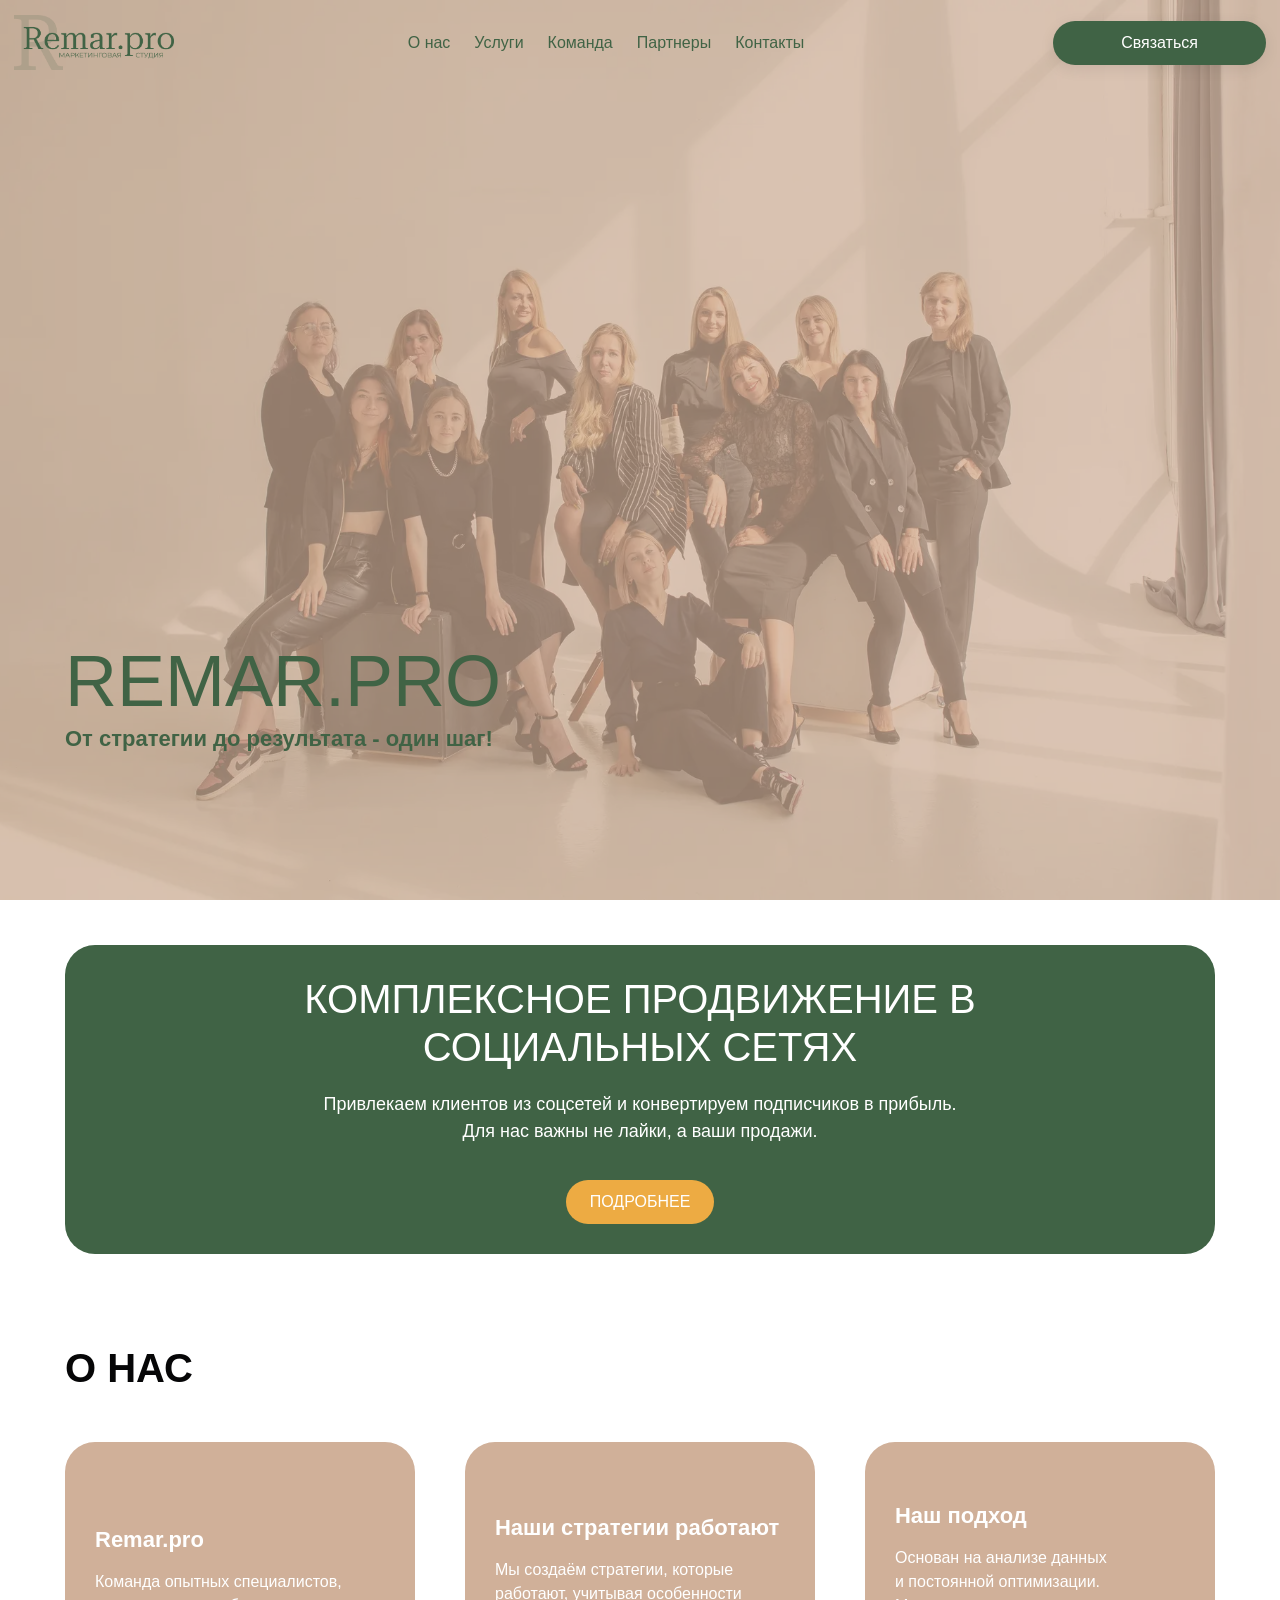
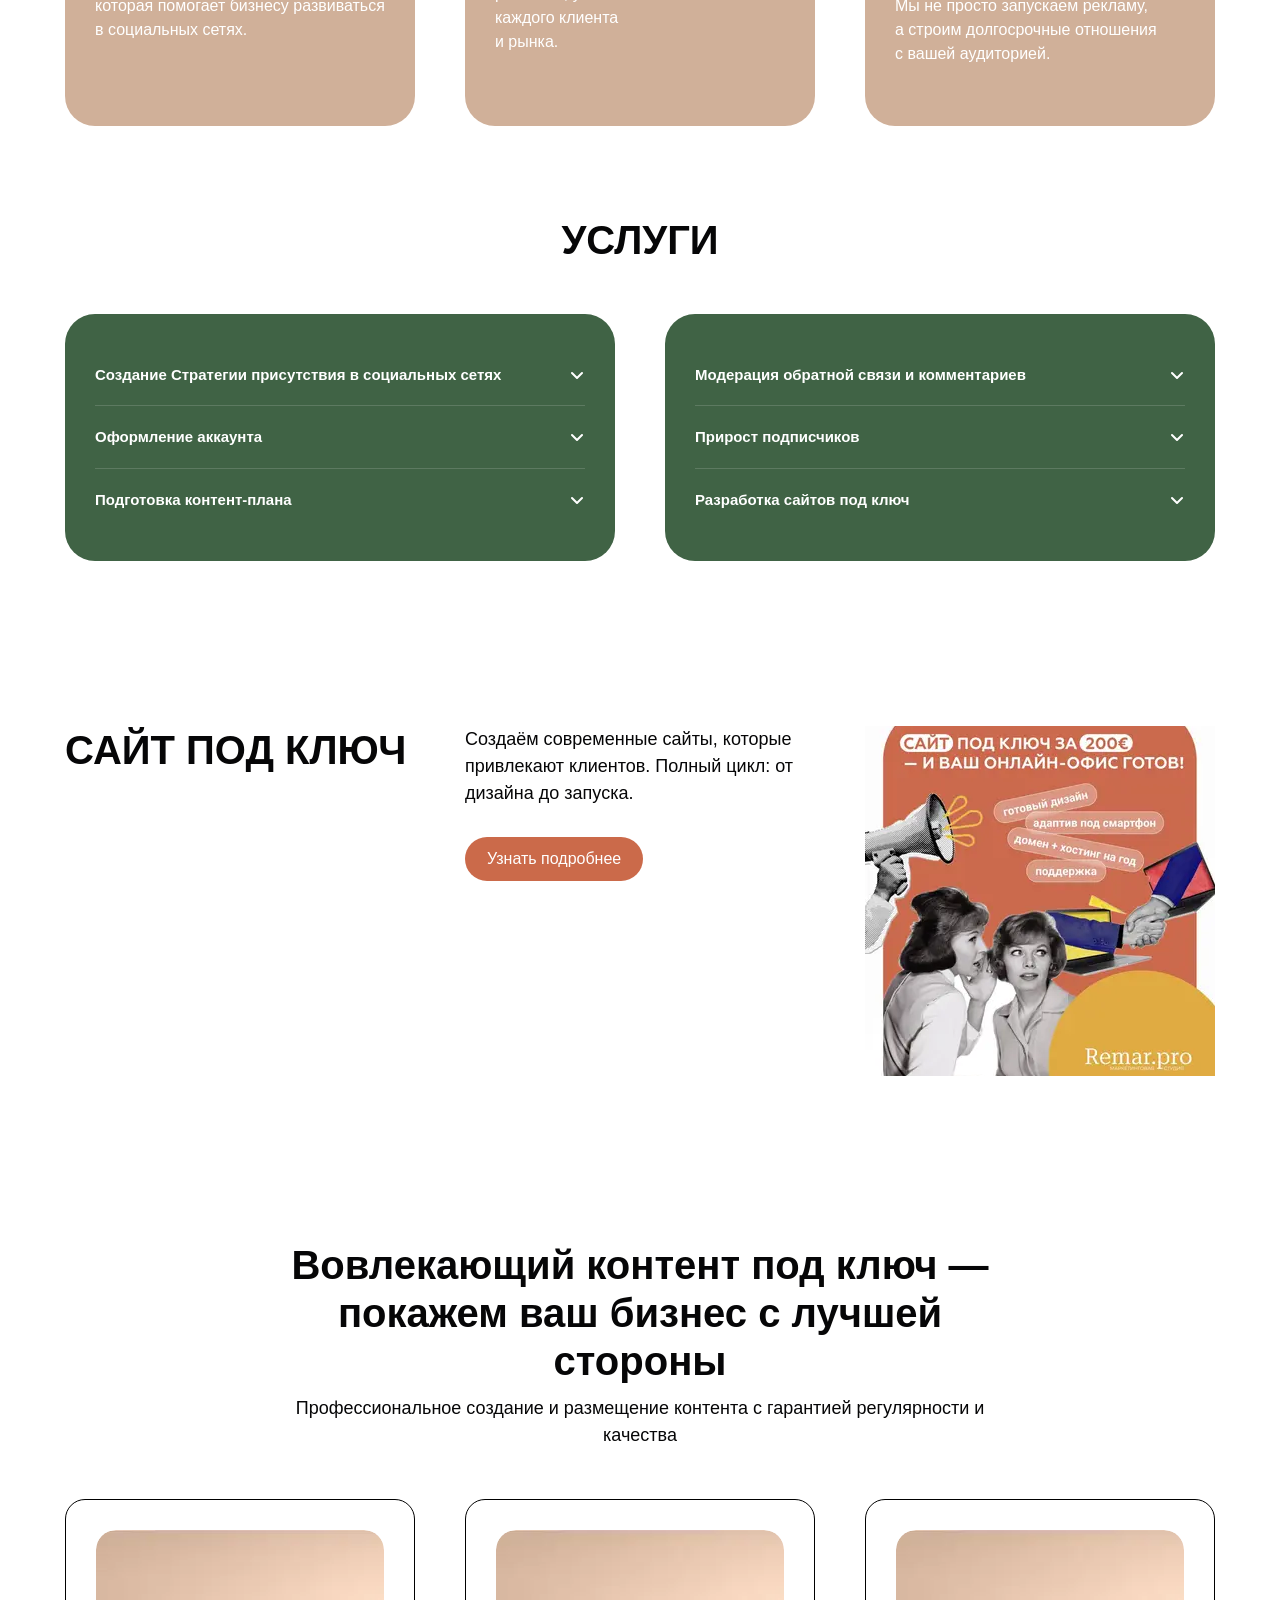
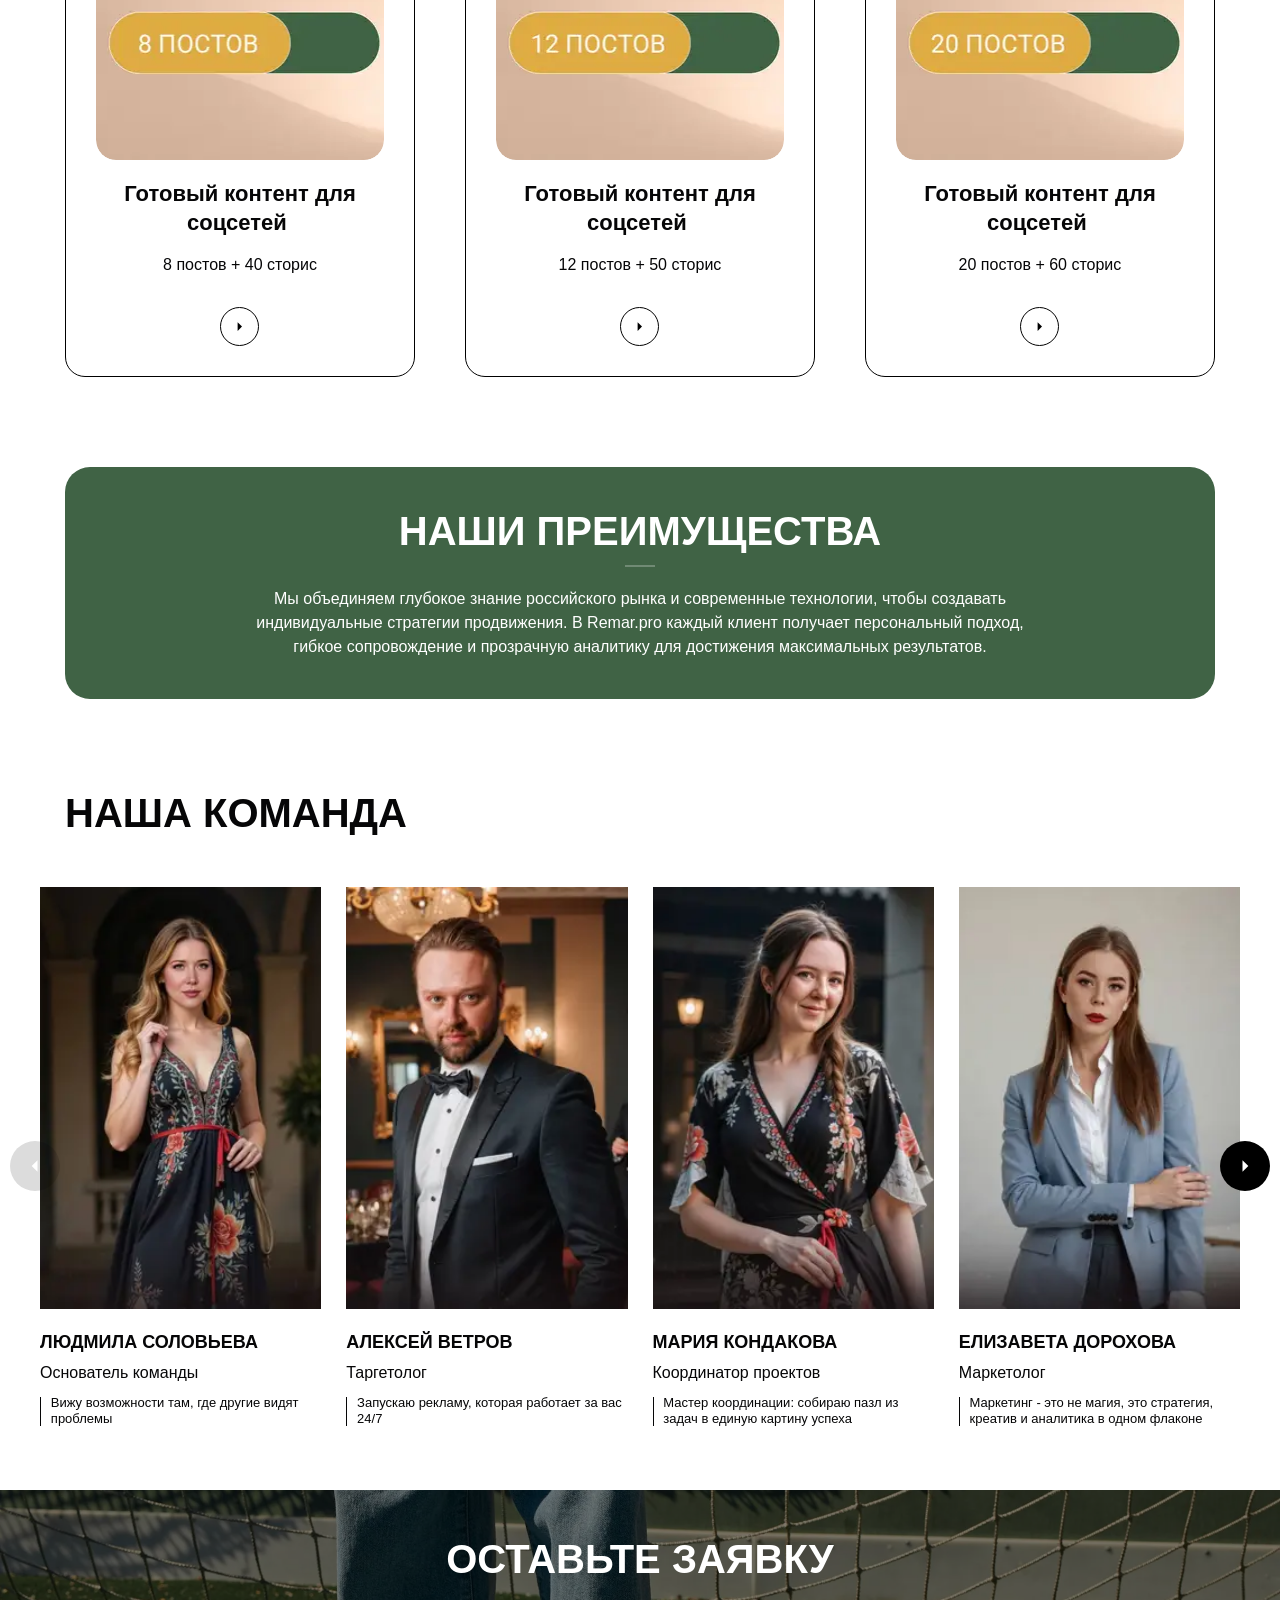
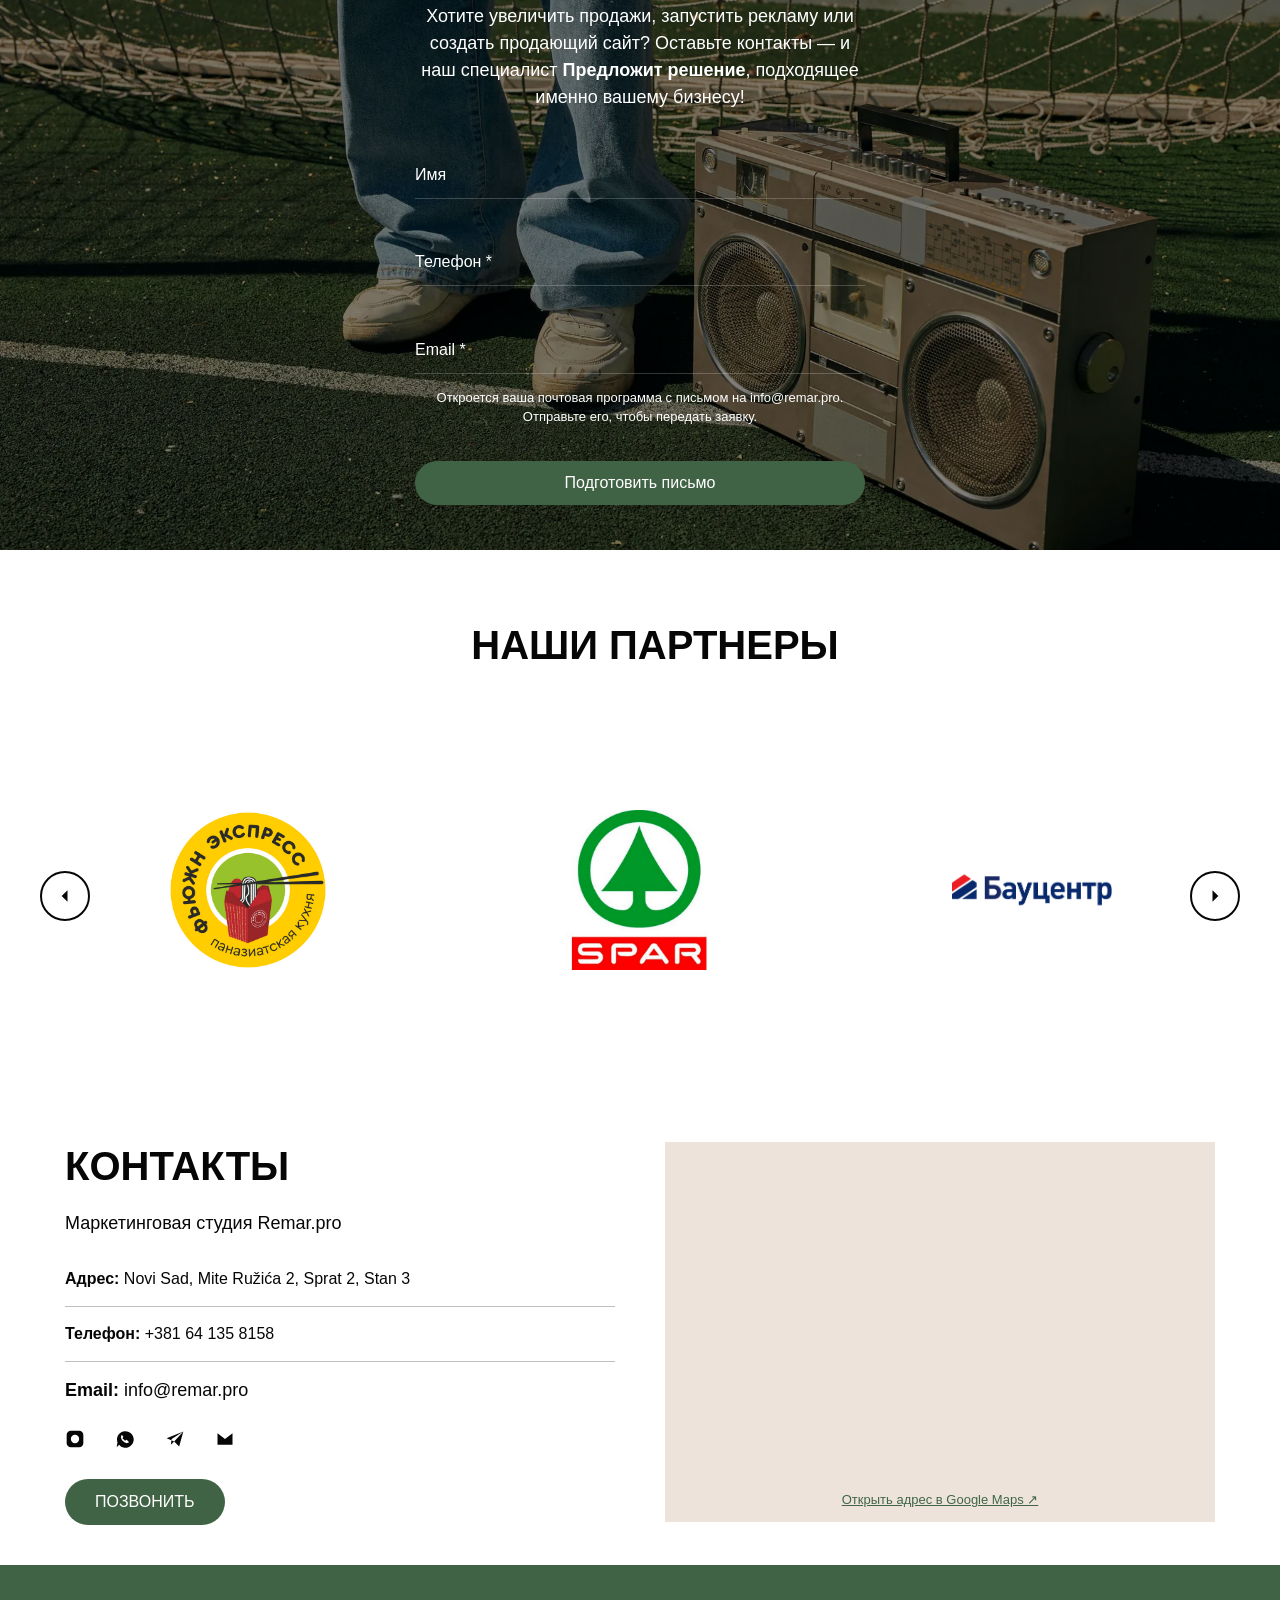
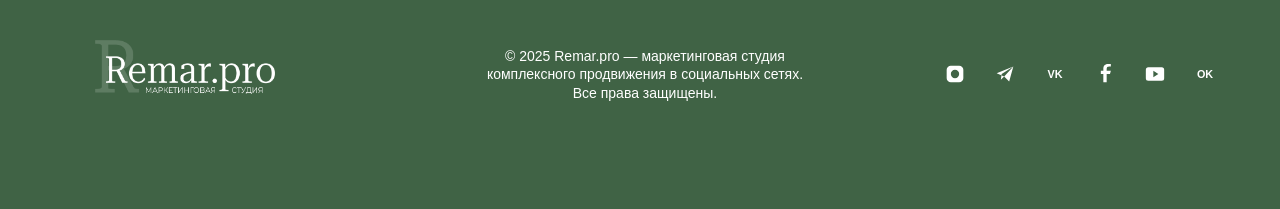
<file: index.html>
<!DOCTYPE html>

<html lang="ru"><head><meta content="text/html; charset=utf-8" http-equiv="Content-Type"/><link href="./assets/3fd748bf83143f91080d.css" rel="stylesheet" type="text/css"/><link href="./assets/a793d14738f8bc7a2573.css" rel="stylesheet" type="text/css"/><link href="./assets/c0e5576c5046818144e2.css" rel="stylesheet" type="text/css"/><link href="./assets/0c778dd3f7b54794f10b.css" rel="stylesheet" type="text/css"/><link href="./assets/6ac66b42ced33df7b34b.css" rel="stylesheet" type="text/css"/><link href="./assets/dd217407464b3089a2c4.css" rel="stylesheet" type="text/css"/><link href="./assets/ac26c5c73b6e17155cb4.css" rel="stylesheet" type="text/css"/><link href="./assets/1cd0cb32d1e86a27cc2d.css" rel="stylesheet" type="text/css"/><link href="./assets/353369aa62c0c3c17abe.css" rel="stylesheet" type="text/css"/><link href="./assets/53f75d865e5a9018f9b9.css" rel="stylesheet" type="text/css"/><link href="./assets/918090974f3c01cc0e4e.css" rel="stylesheet" type="text/css"/><link href="./assets/b13e5a4ab4e6b9c5920a.css" rel="stylesheet" type="text/css"/><link href="./assets/09c7e20eb230861871c0.css" rel="stylesheet" type="text/css"/><link href="./assets/41592c92b9f7e6bddb66.css" rel="stylesheet" type="text/css"/><link href="./assets/d72b05a11b69a80ce32b.css" rel="stylesheet" type="text/css"/><link href="./assets/e353cbfdb200b15ddc52.css" rel="stylesheet" type="text/css"/><link href="./assets/dfd8beb5ab1886fee655.css" rel="stylesheet" type="text/css"/><link href="./assets/6c55aebfc37cd54ac80b.css" rel="stylesheet" type="text/css"/><link href="./assets/18fe0c2d9d20321f04f0.css" rel="stylesheet" type="text/css"/> <title>Продвижение бизнеса / СММ-агентство - Remar.Pro</title><meta content="width=device-width, initial-scale=1, viewport-fit=cover" name="viewport"/><meta content="telephone=no" name="format-detection"/><meta content="web_site" property="og:type"/><meta content="Продвижение бизнеса / СММ-агентство - Remar.Pro" property="og:title"/><meta content="" property="og:description"/><meta content="summary_large_image" name="twitter:card"/><meta content="0" property="og:image:width"/><meta content="0" property="og:image:height"/><link href="./assets/47bb7a3be43033127a68.css" id="_animations_slideup.css" media="all" rel="stylesheet" type="text/css"/><link href="./assets/491847f0d19baff06a2d.css" id="menu.css" media="all" rel="stylesheet" type="text/css"/><link href="./assets/457c92f777be3d56b179.css" id="entities.css" media="all" rel="stylesheet" type="text/css"/><link href="./assets/d99915f40a6328fcd4c7.css" id="page_host_2617221" media="all" rel="stylesheet" type="text/css"/><link href="./assets/1e73467843b3d8cfb14e.css" id="page_nested_2707369" media="all" rel="stylesheet" type="text/css"/><meta content="transparent" name="theme-color"/> <link href="./assets/site.css" rel="stylesheet"/><script defer="" src="./assets/site.js"></script></head> <body class="is-view adaptive-desktop animation--slide_up is-desktop is-pointer is-chrome DOMContentLoaded" data-contrast="dark"> <main class="container-list"> <section class="b_block block-262470613 b_block--global was-view" data-b-id="GLOBAL" data-id="262470613" data-is="block" data-page-id="2617221" data-ref-page="2707369" id="262470613" tabindex="-1"> <header class="b_block block-327722183 was-view" data-b-id="HEADER" data-contrast="dark" data-id="327722183" data-is="block" data-overlayed="true" data-page-id="2707369" id="327722183" tabindex="-1"> <a class="_anchor" id="header" name="header"></a> <div class="header-wrapper layout-type-header" data-mobile-menu="true" data-widget-color="transparent:auto" data-widget-contrast="auto:auto" data-widget-opacity="0:0" style=""> <div class="content-zone elements-list hidden-when-fixed" data-am-direction="column" data-direction="header" data-e-id="zone_header" data-id="274851330" data-is="zone"> <div class="element-item element-item--static element-item--in-header hidden-mobile" data-am-element-justify="center" data-e-id="header_logo" data-element-justify="start" data-id="870869847" data-is="element" data-item-id="2"> <div class="element-content element-870869847 element-content--static"> <div class="component-logo" data-component="logo" style="--logoSize: 210px; --logoSizeAdaptive: 210px; --ratio: 2.893063583815029"> <img alt="Logo" class="component-logo-img" draggable="false" height="346" src="./assets/ff3a0ed813000eb053fb.webp" width="1001"/> <a aria-label="Logo" href="./index.html"></a> </div> </div> </div> <div class="element-item element-item--static element-item--in-header" data-e-id="header_divider" data-id="961381737" data-is="element" data-item-id="3"> </div> <div class="element-item element-item--static fill-space element-item--in-header hidden-mobile" data-am-element-justify="center" data-e-id="header_menu" data-element-justify="center" data-id="751327027" data-is="element" data-item-id="4"> <div class="element-content element-751327027 element-content--static"> <nav class="component-menu style--underline apply-text-style font-family-content" data-component="menu" data-direction="row" data-direction-adaptive="row" data-show_more="true" data-type="click"> <ul class="component-menu-list component-menu-list--root nowrap-list"> <li class="menu-item root-item"> <a class="menu-item-text root-item-text" href="./index.html#109138724"> <span>О нас</span> </a> </li> <li class="menu-item root-item"> <a class="menu-item-text root-item-text" href="./index.html#608740719"> <span>Услуги</span> </a> </li> <li class="menu-item root-item"> <a class="menu-item-text root-item-text" href="./index.html#606143583"> <span>Команда</span> </a> </li> <li class="menu-item root-item"> <a class="menu-item-text root-item-text" href="./index.html#661906722"> <span>Партнеры</span> </a> </li> <li class="menu-item root-item"> <a class="menu-item-text root-item-text" href="./index.html#808192588"> <span>Контакты</span> </a> </li> </ul> </nav> </div> </div> <div class="element-item element-item--static element-item--in-header" data-e-id="header_divider" data-id="722095266" data-is="element" data-item-id="5"> </div> <div class="element-item element-item--static element-item--in-header hidden-mobile" data-am-element-justify="center" data-e-id="header_button" data-element-justify="end" data-id="295170447" data-is="element" data-item-id="6"> <div class="element-content element-295170447 element-content--static"> <button class="component-button scale-only-bg wide bg-element hover-trigger-text hover-trigger-fill_fade hover-trigger js-hover" data-action-target="" data-component="button" type="button"> <a data-action="link" href="https://wa.me/381641358158" tabindex="-1"></a> <span class="bg-shadow"></span> <span class="bg-fill" data-type="color"></span> <span class="bg-fill-hover"></span> <span class="apply-text-style btn-text">   

Связаться

 </span> </button> </div> </div> </div> </div> </header> </section> <section class="b_block block-472611555 cover was-view" data-b-id="BUNDLE" data-contrast="dark" data-id="472611555" data-is="block" data-page-id="2617221" id="472611555" tabindex="-1"> <div aria-hidden="true" class="component-bg image-loaded" data-component="background" data-has-placeholder="true" data-img-animated="false" data-img-ext="jpg" data-img-id="46610127" data-img-proportion="66.66" data-img-transparent="0" data-img-width="5222" data-img-x="50%" data-img-y="50%" data-lazy="true" data-type="image"> <div class="layer image-holder" style='background-position: 50% 50%; background-image: url("./assets/3090152ad671a5b98dc1.webp");'></div> <div class="layer preview-holder" style="background-color: #D0D1C9"></div> <div class="layer overlay"></div> </div> <div class="main-area"> <div class="main-area_spacer main-area_spacer--top"></div> <div class="layout-type-column gap-normal gap-am-normal normal-width am-normal-width grid-zone container lightbox-container zone-984761046" data-e-id="zone_grid" data-id="984761046" data-is="zone"> <div class="flexbe-row align-items-stretch first-row last-row" data-item-id="1"> <div class="flexbe-column gap-item first-column" data-cols="12" data-item-id="1"> <div class="zone-123086600 content-zone content-zone--vertical no-gap" data-e-id="zone" data-id="123086600" data-is="zone" data-multivar=""> <div class="elements-list elements-list--static lightbox-container elements-list--only elements-list--allowFill" data-direction="column" data-element-align="start" data-element-justify="start" data-elements-scope="zone"> <div class="element-item is-first-child element-item--static fill-space" data-e-id="text01" data-element-justify="start" data-id="159799352" data-is="element" style="--zIndex: 1;"> <div class="element-content element-159799352 element-content--static"> <div class="element-text text-style-h1"> <span color-type="color" style="color: #406345;">REMAR.PRO</span> </div> </div> </div> <div class="element-item is-last-child element-item--static" data-e-id="text01" data-element-justify="start" data-id="450842501" data-is="element" style="--zIndex: 0;"> <div class="element-content element-450842501 element-content--static"> <div class="element-text text-style-subtitle"> <span color-type="color" style="color: rgb(64, 99, 69); font-weight: 700;">От стратегии до результата - один шаг!</span> </div> </div> </div> </div> </div> </div> <div class="flexbe-column gap-item last-column" data-cols="12" data-item-id="2"> <div class="zone-108580404 content-zone content-zone--vertical content-zone--empty no-gap" data-e-id="zone" data-id="108580404" data-is="zone" data-multivar=""> <div class="elements-list elements-list--static lightbox-container elements-list--only elements-list--empty elements-list--allowFill" data-direction="column" data-element-align="start" data-element-justify="start" data-elements-scope="zone"> </div> </div> </div> </div> </div> <div class="main-area_spacer main-area_spacer--bottom"></div> </div> </section> <section class="b_block block-426141581 was-view" data-b-id="BUNDLE" data-contrast="dark" data-hidden="mobile" data-id="426141581" data-is="block" data-page-id="2617221" id="426141581" tabindex="-1"> <div aria-hidden="true" class="component-bg" data-component="background" data-has-placeholder="true" data-lazy="true" data-type="color"> <div class="layer overlay"></div> </div> <div class="main-area"> <div class="main-area_spacer main-area_spacer--top"></div> <div class="layout-type-column gap-normal gap-am-normal normal-width am-normal-width grid-zone container lightbox-container zone-874570534" data-e-id="zone_grid" data-id="874570534" data-is="zone"> <div class="zone-175118316 content-zone content-zone--vertical bg-element" data-component="backgroundElement" data-contrast="light" data-e-id="zone" data-hover-contrast="light" data-id="175118316" data-is="zone" data-multivar="" style=""> <span class="bg-fill" data-type="color"></span> <div class="elements-list elements-list--static lightbox-container elements-list--only elements-list--allowFill" data-control-descent="true" data-direction="column" data-element-align="start" data-element-justify="center" data-elements-scope="zone"> <div class="element-item is-first-child element-item--static" data-e-id="text01" data-element-justify="center" data-id="941140858" data-is="element" style="--zIndex: 2;"> <div class="element-content element-941140858 element-content--static"> <div class="element-text text-style-title">  КОМПЛЕКСНОЕ ПРОДВИЖЕНИЕ В СОЦИАЛЬНЫХ СЕТЯХ<br/> </div> </div> </div> <div class="element-item element-item--static" data-e-id="text01" data-element-justify="center" data-id="921494858" data-is="element" style="--zIndex: 1;"> <div class="element-content element-921494858 element-content--static"> <div class="element-text text-style-subtitle">  Привлекаем клиентов из соцсетей и конвертируем подписчиков в прибыль.<br/>Для нас важны не лайки, а ваши продажи.<br/> </div> </div> </div> <div class="element-item is-last-child element-item--static" data-e-id="button01" data-element-justify="center" data-id="575982828" data-is="element" style="--zIndex: 0;"> <div class="element-content button-1 element-575982828 element-content--static"> <button class="component-button scale-only-bg bg-element hover-trigger-scale hover-trigger js-hover" data-action-target="" data-component="button" type="button"> <a data-action="link" href="https://wa.me/381641358158" tabindex="-1"></a> <span class="bg-fill" data-type="color"></span> <span class="apply-text-style btn-text">   ПОДРОБНЕЕ </span> </button> </div> </div> </div> </div> </div> <div class="main-area_spacer main-area_spacer--bottom"></div> </div> </section> <section class="b_block block-441859752" data-b-id="BUNDLE" data-contrast="dark" data-hidden="desktop" data-id="441859752" data-is="block" data-page-id="2617221" id="441859752" tabindex="-1"> <div aria-hidden="true" class="component-bg" data-component="background" data-has-placeholder="true" data-lazy="true" data-type="color"> <div class="layer overlay"></div> </div> <div class="main-area"> <div class="main-area_spacer main-area_spacer--top"></div> <div class="layout-type-column gap-normal gap-am-normal normal-width am-normal-width grid-zone container lightbox-container zone-779301509" data-e-id="zone_grid" data-id="779301509" data-is="zone"> <div class="zone-666331543 content-zone content-zone--vertical bg-element" data-component="backgroundElement" data-contrast="light" data-e-id="zone" data-hover-contrast="light" data-id="666331543" data-is="zone" data-multivar=""> <span class="bg-fill" data-type="color"></span> <div class="elements-list elements-list--static lightbox-container elements-list--only elements-list--allowFill" data-control-descent="true" data-direction="column" data-element-align="start" data-element-justify="center" data-elements-scope="zone"> <div class="element-item is-first-child element-item--static" data-e-id="text01" data-element-justify="center" data-id="423349607" data-is="element" style="--zIndex: 2;"> <div class="element-content element-423349607 element-content--static"> <div class="element-text text-style-title">  КОМПЛЕКСНОЕ ПРОДВИЖЕНИЕ В СОЦИАЛЬНЫХ СЕТЯХ<br/> </div> </div> </div> <div class="element-item element-item--static" data-e-id="text01" data-element-justify="center" data-id="966975790" data-is="element" style="--zIndex: 1;"> <div class="element-content element-966975790 element-content--static"> <div class="element-text text-style-subtitle">  Привлекаем клиентов из соцсетей и конвертируем подписчиков в прибыль.<br/>Для нас важны не лайки, а ваши продажи.<br/> </div> </div> </div> <div class="element-item is-last-child element-item--static" data-e-id="button01" data-element-justify="center" data-id="284451232" data-is="element" style="--zIndex: 0;"> <div class="element-content button-1 element-284451232 element-content--static"> <button class="component-button scale-only-bg bg-element hover-trigger-scale hover-trigger js-hover" data-action-target="" data-component="button" type="button"> <a data-action="link" href="https://wa.me/381641358158" tabindex="-1"></a> <span class="bg-fill" data-type="color"></span> <span class="apply-text-style btn-text">   ПОДРОБНЕЕ </span> </button> </div> </div> </div> </div> </div> <div class="main-area_spacer main-area_spacer--bottom"></div> </div> </section> <section class="b_block block-109138724 was-view" data-b-id="BUNDLE" data-contrast="dark" data-id="109138724" data-is="block" data-page-id="2617221" id="109138724" tabindex="-1"> <div aria-hidden="true" class="component-bg" data-component="background" data-has-placeholder="true" data-lazy="true" data-type="color"> <div class="layer overlay"></div> </div> <div class="main-area"> <div class="main-area_spacer main-area_spacer--top"></div> <div class="layout-type-column gap-normal gap-am-normal normal-width am-normal-width grid-zone container container-section-title layout-type-section-title zone-403336605" data-e-id="zone_grid" data-id="403336605" data-is="zone"> <div class="zone-550352519 content-zone content-zone--vertical no-gap" data-e-id="zone" data-id="550352519" data-is="zone" data-multivar=""> <div class="elements-list elements-list--static lightbox-container elements-list--only elements-list--allowFill" data-direction="column" data-element-align="start" data-element-justify="start" data-elements-scope="zone"> <div class="element-item is-first-child is-last-child element-item--static" data-e-id="text01" data-element-justify="start" data-id="449554722" data-is="element" style="--zIndex: 0;"> <div class="element-content element-449554722 element-content--static"> <div class="element-text text-style-title"> <span style="font-weight: 700;">О НАС</span> </div> </div> </div> </div> </div> </div> <div class="layout-type-cards flexbe-cards-root normal-width am-normal-width align-items-center gap-normal gap-am-normal cards-zone container lightbox-container zone-132574043" data-e-id="zone_cards" data-id="132574043" data-is="zone"> <div class="flexbe-cards-container col-24 col-am-24"> <div class="flexbe-cards cards-3 cards-am-1 align-items-stretch justify-content-start gap-container"> <div class="flexbe-card gap-item first-card zone-410765203 content-zone content-zone--vertical bg-element" data-component="backgroundElement" data-contrast="light" data-e-id="zone" data-hover-contrast="light" data-id="410765203" data-is="zone" data-item-id="1" data-multivar="" style=""> <span class="bg-fill" data-type="color"></span> <div class="elements-list elements-list--static lightbox-container elements-list--only elements-list--allowFill" data-control-descent="true" data-direction="column" data-element-align="center" data-element-justify="start" data-elements-scope="zone"> <div class="element-item is-first-child element-item--static" data-e-id="text01" data-element-justify="start" data-id="424917946" data-is="element" style="--zIndex: 1;"> <div class="element-content element-424917946 element-content--static"> <div class="element-text text-style-h3">  Remar.pro<br/> </div> </div> </div> <div class="element-item is-last-child element-item--static" data-e-id="text01" data-element-justify="start" data-id="287129541" data-is="element" style="--zIndex: 0;"> <div class="element-content element-287129541 element-content--static"> <div class="element-text text-style-content">  Команда опытных специалистов, которая помогает бизнесу развиваться в социальных сетях. <br/> </div> </div> </div> </div> </div> <div class="flexbe-card gap-item zone-332776704 content-zone content-zone--vertical bg-element" data-component="backgroundElement" data-contrast="light" data-e-id="zone" data-hover-contrast="light" data-id="332776704" data-is="zone" data-item-id="2" data-multivar="" style=""> <span class="bg-fill" data-type="color"></span> <div class="elements-list elements-list--static lightbox-container elements-list--only elements-list--allowFill" data-control-descent="true" data-direction="column" data-element-align="center" data-element-justify="start" data-elements-scope="zone"> <div class="element-item is-first-child element-item--static" data-e-id="text01" data-element-justify="start" data-id="240669632" data-is="element" style="--zIndex: 1;"> <div class="element-content element-240669632 element-content--static"> <div class="element-text text-style-h3">  Наши стратегии работают  </div> </div> </div> <div class="element-item is-last-child element-item--static" data-e-id="text01" data-element-justify="start" data-id="678880708" data-is="element" style="--zIndex: 0;"> <div class="element-content element-678880708 element-content--static"> <div class="element-text text-style-content">  Мы создаём стратегии, которые работают, учитывая особенности каждого клиента <br/>и рынка.<br/> </div> </div> </div> </div> </div> <div class="flexbe-card gap-item last-card zone-826545304 content-zone content-zone--vertical bg-element" data-component="backgroundElement" data-contrast="light" data-e-id="zone" data-hover-contrast="light" data-id="826545304" data-is="zone" data-item-id="3" data-multivar="" style=""> <span class="bg-fill" data-type="color"></span> <div class="elements-list elements-list--static lightbox-container elements-list--only elements-list--allowFill" data-control-descent="true" data-direction="column" data-element-align="center" data-element-justify="start" data-elements-scope="zone"> <div class="element-item is-first-child element-item--static" data-e-id="text01" data-element-justify="start" data-id="150160201" data-is="element" style="--zIndex: 1;"> <div class="element-content element-150160201 element-content--static"> <div class="element-text text-style-h3">  Наш подход<br/> </div> </div> </div> <div class="element-item is-last-child element-item--static" data-e-id="text01" data-element-justify="start" data-id="906840088" data-is="element" style="--zIndex: 0;"> <div class="element-content element-906840088 element-content--static"> <div class="element-text text-style-content">  Основан на анализе данных <br/>и постоянной оптимизации.<br/>Мы не просто запускаем рекламу, <br/>а строим долгосрочные отношения <br/>с вашей аудиторией.<br/> </div> </div> </div> </div> </div> </div> </div> </div> <div class="main-area_spacer main-area_spacer--bottom"></div> </div> </section> <section class="b_block block-608740719 was-view" data-b-id="BUNDLE" data-contrast="dark" data-hidden="mobile" data-id="608740719" data-is="block" data-page-id="2617221" id="608740719" tabindex="-1"> <div aria-hidden="true" class="component-bg" data-component="background" data-has-placeholder="true" data-lazy="true" data-type="color"> <div class="layer overlay"></div> </div> <div class="main-area"> <div class="main-area_spacer main-area_spacer--top"></div> <div class="layout-type-column gap-normal gap-am-normal normal-width am-normal-width grid-zone container container-section-title layout-type-section-title zone-812166128" data-e-id="zone_grid" data-id="812166128" data-is="zone"> <div class="zone-167797098 content-zone content-zone--vertical no-gap" data-e-id="zone" data-id="167797098" data-is="zone" data-multivar=""> <div class="elements-list elements-list--static lightbox-container elements-list--only elements-list--allowFill" data-direction="column" data-element-align="start" data-element-justify="center" data-elements-scope="zone"> <div class="element-item is-first-child is-last-child element-item--static" data-e-id="text01" data-element-justify="center" data-id="550873363" data-is="element" style="--zIndex: 0;"> <div class="element-content element-550873363 element-content--static"> <div class="element-text text-style-title"> <span style="font-weight: 700; text-transform: uppercase;">Услуги</span><br/> </div> </div> </div> </div> </div> </div> <div class="layout-type-column gap-normal gap-am-normal normal-width am-normal-width grid-zone container lightbox-container zone-882710523" data-e-id="zone_grid" data-id="882710523" data-is="zone"> <div class="flexbe-row align-items-start first-row last-row" data-item-id="1"> <div class="flexbe-column gap-item first-column" data-cols="12" data-item-id="1"> <div class="zone-290311248 content-zone content-zone--vertical bg-element" data-component="backgroundElement" data-contrast="light" data-e-id="zone" data-hover-contrast="light" data-id="290311248" data-is="zone" data-multivar="" style=""> <span class="bg-fill" data-type="color"></span> <div class="elements-list elements-list--static lightbox-container elements-list--only elements-list--allowFill" data-control-descent="true" data-direction="column" data-element-align="start" data-element-justify="center" data-elements-scope="zone"> <div class="element-item is-first-child is-last-child element-item--static" data-e-id="spoiler01" data-element-justify="center" data-id="409249789" data-is="element" style="--zIndex: 0;"> <div class="element-content spoiler-list element-409249789 element-content--static" data-accordion="0" data-prevent-action="true" data-spoiler="1" data-type="spoiler"> <div class="spoiler-list-item clickable first" data-expanded="false" data-item-id="1" uid="4843"> <div class="spoiler-text has-separator"> <div class="spoiler-text-content" style="margin: 0px;"> <div class="spoiler-text-main"> <div class="spoiler-text-title"> <h4 class="element-text text-style-h4 element-text--title">  Создание Стратегии присутствия в социальных сетях<br/> </h4> <button aria-controls="spoiler-desc-409249789-1" aria-expanded="false" class="spoiler-button-arrow" type="button"> <svg height="12" viewbox="0 0 12 12" width="12"> <path d="M1 4L6 9L11 4" fill="none" stroke="currentColor" stroke-linecap="round" stroke-linejoin="round" stroke-width="2"></path> </svg> </button> </div> <div aria-hidden="true" class="spoiler-text-desc static-service-description" hidden="" id="spoiler-desc-409249789-1" style="transition-duration: 250ms;"> <div class="element-text text-style-content element-text--desc">Рекомендации по визуальному и текстовому контенту, рекомендации по каналам продвижения и выбора приоритетной социальной сети. Предложение Идеи концепции.</div> </div> </div> </div> </div> <span class="separator separator-top"></span> <span class="separator separator-bottom"></span> </div> <div class="spoiler-list-item clickable" data-expanded="false" data-item-id="2" uid="4769"> <div class="spoiler-text has-separator"> <div class="spoiler-text-content" style="margin: 0px;"> <div class="spoiler-text-main"> <div class="spoiler-text-title"> <h4 class="element-text text-style-h4 element-text--title">  Оформление аккаунта<br/> </h4> <button aria-controls="spoiler-desc-409249789-2" aria-expanded="false" class="spoiler-button-arrow" type="button"> <svg height="12" viewbox="0 0 12 12" width="12"> <path d="M1 4L6 9L11 4" fill="none" stroke="currentColor" stroke-linecap="round" stroke-linejoin="round" stroke-width="2"></path> </svg> </button> </div> <div aria-hidden="true" class="spoiler-text-desc static-service-description" hidden="" id="spoiler-desc-409249789-2" style="transition-duration: 250ms;"> <div class="element-text text-style-content element-text--desc">Корректировка контактной информации, обновление хайлайтов, шапок, баннеров, оптимизация информации под поисковые запросы, подбор хештегов.</div> </div> </div> </div> </div> <span class="separator separator-top"></span> <span class="separator separator-bottom"></span> </div> <div class="spoiler-list-item clickable last" data-expanded="false" data-item-id="3" uid="9818"> <div class="spoiler-text has-separator"> <div class="spoiler-text-content" style="margin: 0px;"> <div class="spoiler-text-main"> <div class="spoiler-text-title"> <h4 class="element-text text-style-h4 element-text--title">  Подготовка контент-плана<br/> </h4> <button aria-controls="spoiler-desc-409249789-3" aria-expanded="false" class="spoiler-button-arrow" type="button"> <svg height="12" viewbox="0 0 12 12" width="12"> <path d="M1 4L6 9L11 4" fill="none" stroke="currentColor" stroke-linecap="round" stroke-linejoin="round" stroke-width="2"></path> </svg> </button> </div> <div aria-hidden="true" class="spoiler-text-desc static-service-description" hidden="" id="spoiler-desc-409249789-3" style="transition-duration: 250ms;"> <div class="element-text text-style-content element-text--desc">Создание плана публикации постов (с темами) и историй, согласование ТЗ для съемок.</div> </div> </div> </div> </div> <span class="separator separator-top"></span> <span class="separator separator-bottom"></span> </div> </div> </div> </div> </div> </div> <div class="flexbe-column gap-item last-column" data-cols="12" data-item-id="2"> <div class="zone-865607509 content-zone content-zone--vertical bg-element" data-component="backgroundElement" data-contrast="light" data-e-id="zone" data-hover-contrast="light" data-id="865607509" data-is="zone" data-multivar="" style=""> <span class="bg-fill" data-type="color"></span> <div class="elements-list elements-list--static lightbox-container elements-list--only elements-list--allowFill" data-control-descent="true" data-direction="column" data-element-align="start" data-element-justify="center" data-elements-scope="zone"> <div class="element-item is-first-child is-last-child element-item--static" data-e-id="spoiler01" data-element-justify="center" data-id="814845833" data-is="element" style="--zIndex: 0;"> <div class="element-content spoiler-list element-814845833 element-content--static" data-accordion="0" data-prevent-action="true" data-spoiler="1" data-type="spoiler"> <div class="spoiler-list-item clickable first" data-expanded="false" data-item-id="1" uid="4843"> <div class="spoiler-text has-separator"> <div class="spoiler-text-content" style="margin: 0px;"> <div class="spoiler-text-main"> <div class="spoiler-text-title"> <h4 class="element-text text-style-h4 element-text--title">  Модерация обратной связи и комментариев<br/> </h4> <button aria-controls="spoiler-desc-814845833-1" aria-expanded="false" class="spoiler-button-arrow" type="button"> <svg height="12" viewbox="0 0 12 12" width="12"> <path d="M1 4L6 9L11 4" fill="none" stroke="currentColor" stroke-linecap="round" stroke-linejoin="round" stroke-width="2"></path> </svg> </button> </div> <div aria-hidden="true" class="spoiler-text-desc static-service-description" hidden="" id="spoiler-desc-814845833-1" style="transition-duration: 250ms;"> <div class="element-text text-style-content element-text--desc">Регулярное отслеживание любых комментариев, вопросов и сообщений, поступающих на страницы в социальных сетях, информирование о проблемных ситуациях ответственного менеджера</div> </div> </div> </div> </div> <span class="separator separator-top"></span> <span class="separator separator-bottom"></span> </div> <div class="spoiler-list-item clickable" data-expanded="false" data-item-id="2" uid="4769"> <div class="spoiler-text has-separator"> <div class="spoiler-text-content" style="margin: 0px;"> <div class="spoiler-text-main"> <div class="spoiler-text-title"> <h4 class="element-text text-style-h4 element-text--title">  Прирост подписчиков<br/> </h4> <button aria-controls="spoiler-desc-814845833-2" aria-expanded="false" class="spoiler-button-arrow" type="button"> <svg height="12" viewbox="0 0 12 12" width="12"> <path d="M1 4L6 9L11 4" fill="none" stroke="currentColor" stroke-linecap="round" stroke-linejoin="round" stroke-width="2"></path> </svg> </button> </div> <div aria-hidden="true" class="spoiler-text-desc static-service-description" hidden="" id="spoiler-desc-814845833-2" style="transition-duration: 255ms;"> <div class="element-text text-style-content element-text--desc">Ручное наращивание аудитории, при помощи подписок на Целевую аудиторию и отметок «нравится» под фото - осуществляется более 6600 качаний с Целевой аудиторий, прирост подписчиков составляет от 250 до 400 в месяц.</div> </div> </div> </div> </div> <span class="separator separator-top"></span> <span class="separator separator-bottom"></span> </div> <div class="spoiler-list-item clickable last" data-expanded="false" data-item-id="3" uid="9818"> <div class="spoiler-text has-separator"> <div class="spoiler-text-content" style="margin: 0px;"> <div class="spoiler-text-main"> <div class="spoiler-text-title"> <h4 class="element-text text-style-h4 element-text--title">  Разработка сайтов под ключ<br/> </h4> <button aria-controls="spoiler-desc-814845833-3" aria-expanded="false" class="spoiler-button-arrow" type="button"> <svg height="12" viewbox="0 0 12 12" width="12"> <path d="M1 4L6 9L11 4" fill="none" stroke="currentColor" stroke-linecap="round" stroke-linejoin="round" stroke-width="2"></path> </svg> </button> </div> <div aria-hidden="true" class="spoiler-text-desc static-service-description" hidden="" id="spoiler-desc-814845833-3" style="transition-duration: 250ms;"> <div class="element-text text-style-content element-text--desc">Индивидуальный дизайн – уникальный стиль, адаптивный под все устройства<br/>Разные типы сайтов – от лендингов до интернет-магазинов</div> </div> </div> </div> </div> <span class="separator separator-top"></span> <span class="separator separator-bottom"></span> </div> </div> </div> </div> </div> </div> </div> </div> <div class="main-area_spacer main-area_spacer--bottom"></div> </div> </section> <section class="b_block block-955316229" data-b-id="BUNDLE" data-contrast="dark" data-hidden="desktop" data-id="955316229" data-is="block" data-page-id="2617221" id="955316229" tabindex="-1"> <div aria-hidden="true" class="component-bg" data-component="background" data-has-placeholder="true" data-lazy="true" data-type="color"> <div class="layer overlay"></div> </div> <div class="main-area"> <div class="main-area_spacer main-area_spacer--top"></div> <div class="layout-type-column gap-normal gap-am-normal normal-width am-normal-width grid-zone container container-section-title layout-type-section-title zone-419196576" data-e-id="zone_grid" data-id="419196576" data-is="zone"> <div class="zone-170487879 content-zone content-zone--vertical no-gap" data-e-id="zone" data-id="170487879" data-is="zone" data-multivar=""> <div class="elements-list elements-list--static lightbox-container elements-list--only elements-list--allowFill" data-direction="column" data-element-align="start" data-element-justify="center" data-elements-scope="zone"> <div class="element-item is-first-child is-last-child element-item--static" data-e-id="text01" data-element-justify="center" data-id="921910494" data-is="element" style="--zIndex: 0;"> <div class="element-content element-921910494 element-content--static"> <div class="element-text text-style-title"> <span style="font-weight: 700; text-transform: uppercase;">Услуги</span><br/> </div> </div> </div> </div> </div> </div> <div class="layout-type-column gap-normal gap-am-normal normal-width am-normal-width grid-zone container lightbox-container zone-367508068" data-e-id="zone_grid" data-id="367508068" data-is="zone"> <div class="zone-176919274 content-zone content-zone--vertical bg-element" data-component="backgroundElement" data-contrast="light" data-e-id="zone" data-hover-contrast="light" data-id="176919274" data-is="zone" data-multivar=""> <span class="bg-fill" data-type="color"></span> <div class="elements-list elements-list--static lightbox-container elements-list--only elements-list--allowFill" data-control-descent="true" data-direction="column" data-element-align="start" data-element-justify="center" data-elements-scope="zone"> <div class="element-item is-first-child is-last-child element-item--static" data-e-id="spoiler01" data-element-justify="center" data-id="298813410" data-is="element" style="--zIndex: 0;"> <div class="element-content spoiler-list element-298813410 element-content--static" data-accordion="0" data-prevent-action="true" data-spoiler="1" data-type="spoiler"> <div class="spoiler-list-item clickable first" data-expanded="false" data-item-id="1" uid="4843"> <div class="spoiler-text has-separator"> <div class="spoiler-text-content"> <div class="spoiler-text-main"> <div class="spoiler-text-title"> <h4 class="element-text text-style-h4 element-text--title">  Создание стратегии присутствия в социальных сетях<br/> </h4> <button aria-controls="spoiler-desc-298813410-1" aria-expanded="false" class="spoiler-button-arrow" type="button"> <svg height="12" viewbox="0 0 12 12" width="12"> <path d="M1 4L6 9L11 4" fill="none" stroke="currentColor" stroke-linecap="round" stroke-linejoin="round" stroke-width="2"></path> </svg> </button> </div> <div aria-hidden="true" class="spoiler-text-desc static-service-description" hidden="" id="spoiler-desc-298813410-1"> <div class="element-text text-style-content element-text--desc">Рекомендации по визуальному и текстовому контенту, рекомендации по каналам продвижения и выбора приоритетной социальной сети. Предложение Идеи концепции.</div> </div> </div> </div> </div> <span class="separator separator-top"></span> <span class="separator separator-bottom"></span> </div> <div class="spoiler-list-item clickable" data-expanded="false" data-item-id="2" uid="4769"> <div class="spoiler-text has-separator"> <div class="spoiler-text-content"> <div class="spoiler-text-main"> <div class="spoiler-text-title"> <h4 class="element-text text-style-h4 element-text--title">  Оформление аккаунта<br/> </h4> <button aria-controls="spoiler-desc-298813410-2" aria-expanded="false" class="spoiler-button-arrow" type="button"> <svg height="12" viewbox="0 0 12 12" width="12"> <path d="M1 4L6 9L11 4" fill="none" stroke="currentColor" stroke-linecap="round" stroke-linejoin="round" stroke-width="2"></path> </svg> </button> </div> <div aria-hidden="true" class="spoiler-text-desc static-service-description" hidden="" id="spoiler-desc-298813410-2"> <div class="element-text text-style-content element-text--desc">Корректировка контактной информации, обновление хайлайтов, шапок, баннеров, оптимизация информации под поисковые запросы, подбор хештегов.</div> </div> </div> </div> </div> <span class="separator separator-top"></span> <span class="separator separator-bottom"></span> </div> <div class="spoiler-list-item clickable" data-expanded="false" data-item-id="3" uid="9818"> <div class="spoiler-text has-separator"> <div class="spoiler-text-content"> <div class="spoiler-text-main"> <div class="spoiler-text-title"> <h4 class="element-text text-style-h4 element-text--title">  Подготовка контент-плана<br/> </h4> <button aria-controls="spoiler-desc-298813410-3" aria-expanded="false" class="spoiler-button-arrow" type="button"> <svg height="12" viewbox="0 0 12 12" width="12"> <path d="M1 4L6 9L11 4" fill="none" stroke="currentColor" stroke-linecap="round" stroke-linejoin="round" stroke-width="2"></path> </svg> </button> </div> <div aria-hidden="true" class="spoiler-text-desc static-service-description" hidden="" id="spoiler-desc-298813410-3"> <div class="element-text text-style-content element-text--desc">Создание плана публикации постов (с темами) и историй, согласование ТЗ для съемок.</div> </div> </div> </div> </div> <span class="separator separator-top"></span> <span class="separator separator-bottom"></span> </div> <div class="spoiler-list-item clickable" data-expanded="false" data-item-id="4" uid="3378"> <div class="spoiler-text has-separator"> <div class="spoiler-text-content"> <div class="spoiler-text-main"> <div class="spoiler-text-title"> <h4 class="element-text text-style-h4 element-text--title">  Модерация обратной связи и комментариев<br/> </h4> <button aria-controls="spoiler-desc-298813410-4" aria-expanded="false" class="spoiler-button-arrow" type="button"> <svg height="12" viewbox="0 0 12 12" width="12"> <path d="M1 4L6 9L11 4" fill="none" stroke="currentColor" stroke-linecap="round" stroke-linejoin="round" stroke-width="2"></path> </svg> </button> </div> <div aria-hidden="true" class="spoiler-text-desc static-service-description" hidden="" id="spoiler-desc-298813410-4"> <div class="element-text text-style-content element-text--desc">Регулярное отслеживание любых комментариев, вопросов и сообщений, поступающих на страницы в социальных сетях, информирование о проблемных ситуациях ответственного менеджера</div> </div> </div> </div> </div> <span class="separator separator-top"></span> <span class="separator separator-bottom"></span> </div> <div class="spoiler-list-item clickable" data-expanded="false" data-item-id="5" uid="7767"> <div class="spoiler-text has-separator"> <div class="spoiler-text-content"> <div class="spoiler-text-main"> <div class="spoiler-text-title"> <h4 class="element-text text-style-h4 element-text--title">  Прирост подписчиков<br/> </h4> <button aria-controls="spoiler-desc-298813410-5" aria-expanded="false" class="spoiler-button-arrow" type="button"> <svg height="12" viewbox="0 0 12 12" width="12"> <path d="M1 4L6 9L11 4" fill="none" stroke="currentColor" stroke-linecap="round" stroke-linejoin="round" stroke-width="2"></path> </svg> </button> </div> <div aria-hidden="true" class="spoiler-text-desc static-service-description" hidden="" id="spoiler-desc-298813410-5"> <div class="element-text text-style-content element-text--desc">Ручное наращивание аудитории, при помощи подписок на Целевую аудиторию и отметок «нравится» под фото - осуществляется более 6600 качаний с Целевой аудиторий, прирост подписчиков составляет от 250 до 400 в месяц.</div> </div> </div> </div> </div> <span class="separator separator-top"></span> <span class="separator separator-bottom"></span> </div> <div class="spoiler-list-item clickable last" data-expanded="false" data-item-id="6" uid="3917"> <div class="spoiler-text has-separator"> <div class="spoiler-text-content"> <div class="spoiler-text-main"> <div class="spoiler-text-title"> <h4 class="element-text text-style-h4 element-text--title"> <strong>Разработка сайтов под ключ</strong><br/> </h4> <button aria-controls="spoiler-desc-298813410-6" aria-expanded="false" class="spoiler-button-arrow" type="button"> <svg height="12" viewbox="0 0 12 12" width="12"> <path d="M1 4L6 9L11 4" fill="none" stroke="currentColor" stroke-linecap="round" stroke-linejoin="round" stroke-width="2"></path> </svg> </button> </div> <div aria-hidden="true" class="spoiler-text-desc static-service-description" hidden="" id="spoiler-desc-298813410-6"> <div class="element-text text-style-content element-text--desc">Индивидуальный дизайн – уникальный стиль, адаптивный под все устройства<br/>Разные типы сайтов – от лендингов до интернет-магазинов</div> </div> </div> </div> </div> <span class="separator separator-top"></span> <span class="separator separator-bottom"></span> </div> </div> </div> </div> </div> </div> <div class="main-area_spacer main-area_spacer--bottom"></div> </div> </section> <section class="b_block block-707701253 was-view" data-b-id="BUNDLE" data-contrast="dark" data-id="707701253" data-is="block" data-page-id="2617221" id="707701253" tabindex="-1"> <div aria-hidden="true" class="component-bg" data-component="background" data-has-placeholder="true" data-lazy="true" data-type="color"> <div class="layer overlay"></div> </div> <div class="main-area"> <div class="main-area_spacer main-area_spacer--top"></div> <div class="layout-type-column gap-normal gap-am-normal normal-width am-normal-width grid-zone container lightbox-container zone-626467197" data-e-id="zone_grid" data-id="626467197" data-is="zone"> <div class="flexbe-row align-items-stretch first-row last-row" data-item-id="1"> <div class="flexbe-column gap-item first-column" data-cols="8" data-item-id="1"> <div class="zone-696391023 content-zone content-zone--vertical no-gap" data-e-id="zone" data-id="696391023" data-is="zone" data-multivar=""> <div class="elements-list elements-list--static lightbox-container elements-list--only elements-list--allowFill" data-direction="column" data-element-align="start" data-element-justify="start" data-elements-scope="zone"> <div class="element-item is-first-child is-last-child element-item--static" data-e-id="text01" data-element-justify="start" data-id="499146639" data-is="element" style="--zIndex: 0;"> <div class="element-content element-499146639 element-content--static"> <div class="element-text text-style-title"> <span style="font-weight: 700;">САЙТ ПОД КЛЮЧ</span><br/> </div> </div> </div> </div> </div> </div> <div class="flexbe-column gap-item" data-cols="8" data-item-id="2"> <div class="zone-198967644 content-zone content-zone--vertical no-gap" data-e-id="zone" data-id="198967644" data-is="zone" data-multivar=""> <div class="elements-list elements-list--static lightbox-container elements-list--only elements-list--allowFill" data-direction="column" data-element-align="start" data-element-justify="start" data-elements-scope="zone"> <div class="element-item is-first-child element-item--static" data-e-id="text01" data-element-justify="start" data-id="983359526" data-is="element" style="--zIndex: 1;"> <div class="element-content element-983359526 element-content--static"> <div class="element-text text-style-subtitle">  Создаём современные сайты, которые привлекают клиентов. Полный цикл: от дизайна до запуска. <br/> </div> </div> </div> <div class="element-item is-last-child element-item--static" data-e-id="button01" data-element-justify="start" data-id="406187034" data-is="element" style="--zIndex: 0;"> <div class="element-content button-1 element-406187034 element-content--static"> <button class="component-button scale-only-bg bg-element hover-trigger-text hover-trigger-fill_fade hover-trigger js-hover" data-action-target="" data-component="button" type="button"> <a data-action="link" href="./site/index.html" tabindex="-1"></a> <span class="bg-fill" data-type="color"></span> <span class="bg-fill-hover"></span> <span class="apply-text-style btn-text">   Узнать подробнее </span> </button> </div> </div> </div> </div> </div> <div class="flexbe-column gap-item last-column" data-cols="8" data-item-id="3"> <div class="zone-445698863 content-zone content-zone--vertical no-gap" data-e-id="zone" data-id="445698863" data-is="zone" data-multivar=""> <div class="elements-list elements-list--static lightbox-container elements-list--only elements-list--allowFill" data-direction="column" data-element-align="start" data-element-justify="start" data-elements-scope="zone"> <div class="element-item is-first-child is-last-child element-item--static fill-space" data-e-id="media01" data-element-justify="start" data-id="745844727" data-is="element" style="--zIndex: 0;"> <div class="element-content element-745844727 element-content--static"> <figure class="component-image js-hover" data-component="image" data-img-autoload="" data-img-ext="jpg" data-img-id="46609493" data-img-proportion="125" data-img-scale="cover" data-img-x="50%" data-img-y="50%" style="--imagePositionX: 50%; --imagePositionY: 50%;--imageAverageColor: #FFFFFF;"> <img alt="" class="component-image__image component-image__cover" draggable="false" height="1280" src="./assets/e010943149d0d97177bb.webp" width="1024"/> </figure> </div> </div> </div> </div> </div> </div> </div> <div class="main-area_spacer main-area_spacer--bottom"></div> </div> </section> <section class="b_block block-973302611 was-view" data-b-id="BUNDLE" data-contrast="dark" data-id="973302611" data-is="block" data-page-id="2617221" id="973302611" tabindex="-1"> <div aria-hidden="true" class="component-bg" data-component="background" data-has-placeholder="true" data-lazy="true" data-type="color"> <div class="layer overlay"></div> </div> <div class="main-area"> <div class="main-area_spacer main-area_spacer--top"></div> <div class="layout-type-column gap-normal gap-am-normal normal-width am-normal-width grid-zone container container-section-title layout-type-section-title zone-170306521" data-e-id="zone_grid" data-id="170306521" data-is="zone"> <div class="zone-262916919 content-zone content-zone--vertical no-gap" data-e-id="zone" data-id="262916919" data-is="zone" data-multivar=""> <div class="elements-list elements-list--static lightbox-container elements-list--only elements-list--allowFill" data-direction="column" data-element-align="start" data-element-justify="center" data-elements-scope="zone"> <div class="element-item is-first-child element-item--static" data-e-id="text01" data-element-justify="center" data-id="197786734" data-is="element" style="--zIndex: 1;"> <div class="element-content element-197786734 element-content--static"> <div class="element-text text-style-title"> <strong>Вовлекающий контент под ключ — покажем ваш бизнес с лучшей стороны</strong><br/> </div> </div> </div> <div class="element-item is-last-child element-item--static" data-e-id="text01" data-element-justify="center" data-id="449469086" data-is="element" style="--zIndex: 0;"> <div class="element-content element-449469086 element-content--static"> <div class="element-text text-style-subtitle">  Профессиональное создание и размещение контента с гарантией регулярности и качества  </div> </div> </div> </div> </div> </div> <div class="layout-type-cards flexbe-cards-root normal-width am-normal-width align-items-center gap-normal gap-am-normal cards-zone container lightbox-container zone-131098266" data-e-id="zone_cards" data-id="131098266" data-is="zone"> <div class="flexbe-cards-container col-24 col-am-24"> <div class="flexbe-cards cards-3 cards-am-1 align-items-stretch justify-content-start gap-container"> <div class="flexbe-card gap-item first-card zone-936895985 content-zone content-zone--vertical bg-element" data-component="backgroundElement" data-e-id="zone" data-id="936895985" data-is="zone" data-item-id="1" data-multivar="" style=""> <span class="bg-border"></span> <div class="elements-list elements-list--static lightbox-container elements-list--only elements-list--allowFill" data-control-descent="true" data-direction="column" data-element-align="start" data-element-justify="center" data-elements-scope="zone"> <div class="element-item is-first-child element-item--static" data-e-id="media01" data-element-justify="center" data-id="479012251" data-is="element" style="--zIndex: 3;"> <div class="element-content element-479012251 element-content--static"> <figure class="component-image js-hover" data-action-target="" data-component="image" data-effect="zoom" data-img-autoload="" data-img-ext="png" data-img-id="45836333" data-img-proportion="69.91404011461319" data-img-scale="cover" data-img-x="50%" data-img-y="50%" data-lightbox="/img/45836333_1920_q70.webp" style="--imagePositionX: 50%; --imagePositionY: 50%;--imageAverageColor: #D4B49C;"> <a data-action="popup" tabindex="-1"></a> <img alt="" class="component-image__image component-image__cover" draggable="false" height="488" src="./assets/9a33bf9e7251387a6eff.webp" width="698"/> </figure> </div> </div> <div class="element-item element-item--static" data-e-id="text01" data-element-justify="center" data-id="379005313" data-is="element" style="--zIndex: 2;"> <div class="element-content element-379005313 element-content--static"> <div class="element-text text-style-h3"> <strong>Готовый контент для соцсетей </strong> </div> </div> </div> <div class="element-item element-item--static" data-e-id="text01" data-element-justify="center" data-id="565046513" data-is="element" style="--zIndex: 1;"> <div class="element-content element-565046513 element-content--static"> <div class="element-text text-style-content">  8 постов + 40 сторис<br/> </div> </div> </div> <div class="element-item is-last-child element-item--static fill-space" data-e-id="button01" data-element-justify="center" data-id="430608966" data-is="element" style="--zIndex: 0;"> <div class="element-content button-1 element-430608966 element-content--static"> <button aria-label="Подробнее: Готовый контент для соцсетей — 8 постов + 40 сторис Полный цикл создания и публикации: от разработки" class="component-button scale-only-bg bg-element hover-trigger-text hover-trigger-fill_fade hover-trigger js-hover" data-action-target="" data-component="button" type="button"> <a data-action="modal" data-modal-id="other44374" tabindex="-1"></a> <span class="bg-fill-hover"></span> <span class="bg-border"></span> <div class="component-icon component-ico style--none color--contrast border--small shape--none scale--contain btn-icon icon-left" data-component="icon" style="  --stroke: 1.5; "> <span class="icon-wrap"> <svg class="icon vector-icon" fill="none" stroke="currentColor" stroke-width="2" viewbox="0 0 24 24"><path d="M9 5l7 7-7 7"></path></svg> </span> </div> </button> </div> </div> </div> </div> <div class="flexbe-card gap-item zone-240022378 content-zone content-zone--vertical bg-element" data-component="backgroundElement" data-e-id="zone" data-id="240022378" data-is="zone" data-item-id="2" data-multivar="" style=""> <span class="bg-border"></span> <div class="elements-list elements-list--static lightbox-container elements-list--only elements-list--allowFill" data-control-descent="true" data-direction="column" data-element-align="start" data-element-justify="center" data-elements-scope="zone"> <div class="element-item is-first-child element-item--static" data-e-id="media01" data-element-justify="center" data-id="486092863" data-is="element" style="--zIndex: 3;"> <div class="element-content element-486092863 element-content--static"> <figure class="component-image js-hover" data-action-target="" data-component="image" data-effect="zoom" data-img-autoload="" data-img-ext="png" data-img-id="45836349" data-img-proportion="69.91404011461319" data-img-scale="cover" data-img-x="50%" data-img-y="50%" data-lightbox="/img/45836349_1920_q70.webp" style="--imagePositionX: 50%; --imagePositionY: 50%;--imageAverageColor: #D4B49C;"> <a data-action="popup" tabindex="-1"></a> <img alt="" class="component-image__image component-image__cover" draggable="false" height="488" src="./assets/bb21cfea31f8e6bc2aab.webp" width="698"/> </figure> </div> </div> <div class="element-item element-item--static" data-e-id="text01" data-element-justify="center" data-id="364610274" data-is="element" style="--zIndex: 2;"> <div class="element-content element-364610274 element-content--static"> <div class="element-text text-style-h3"> <strong>Готовый контент для соцсетей </strong> </div> </div> </div> <div class="element-item element-item--static" data-e-id="text01" data-element-justify="center" data-id="871955986" data-is="element" style="--zIndex: 1;"> <div class="element-content element-871955986 element-content--static"> <div class="element-text text-style-content">  12 постов + 50 сторис<br/> </div> </div> </div> <div class="element-item is-last-child element-item--static fill-space" data-e-id="button01" data-element-justify="center" data-id="302985759" data-is="element" style="--zIndex: 0;"> <div class="element-content button-1 element-302985759 element-content--static"> <button aria-label="Подробнее: Готовый контент для соцсетей — 12 постов + 50 сторис Полное сопровождение: от идеи до публикации. Ва" class="component-button scale-only-bg bg-element hover-trigger-text hover-trigger-fill_fade hover-trigger js-hover" data-action-target="" data-component="button" type="button"> <a data-action="modal" data-modal-id="other55520" tabindex="-1"></a> <span class="bg-fill-hover"></span> <span class="bg-border"></span> <div class="component-icon component-ico style--none color--contrast border--small shape--none scale--contain btn-icon icon-left" data-component="icon" style="  --stroke: 1.5; "> <span class="icon-wrap"> <svg class="icon vector-icon" fill="none" stroke="currentColor" stroke-width="2" viewbox="0 0 24 24"><path d="M9 5l7 7-7 7"></path></svg> </span> </div> </button> </div> </div> </div> </div> <div class="flexbe-card gap-item last-card zone-640822378 content-zone content-zone--vertical bg-element" data-component="backgroundElement" data-e-id="zone" data-id="640822378" data-is="zone" data-item-id="3" data-multivar="" style=""> <span class="bg-border"></span> <div class="elements-list elements-list--static lightbox-container elements-list--only elements-list--allowFill" data-control-descent="true" data-direction="column" data-element-align="start" data-element-justify="center" data-elements-scope="zone"> <div class="element-item is-first-child element-item--static" data-e-id="media01" data-element-justify="center" data-id="881149706" data-is="element" style="--zIndex: 3;"> <div class="element-content element-881149706 element-content--static"> <figure class="component-image js-hover" data-action-target="" data-component="image" data-effect="zoom" data-img-autoload="" data-img-ext="png" data-img-id="45836359" data-img-proportion="69.91404011461319" data-img-scale="cover" data-img-x="50%" data-img-y="50%" data-lightbox="/img/45836359_1920_q70.webp" style="--imagePositionX: 50%; --imagePositionY: 50%;--imageAverageColor: #D4B49C;"> <a data-action="popup" tabindex="-1"></a> <img alt="" class="component-image__image component-image__cover" draggable="false" height="488" src="./assets/08e86be2b070745b0182.webp" width="698"/> </figure> </div> </div> <div class="element-item element-item--static" data-e-id="text01" data-element-justify="center" data-id="735462017" data-is="element" style="--zIndex: 2;"> <div class="element-content element-735462017 element-content--static"> <div class="element-text text-style-h3"> <strong>Готовый контент для соцсетей </strong> </div> </div> </div> <div class="element-item element-item--static" data-e-id="text01" data-element-justify="center" data-id="599356043" data-is="element" style="--zIndex: 1;"> <div class="element-content element-599356043 element-content--static"> <div class="element-text text-style-content">  20 постов + 60 сторис<br/> </div> </div> </div> <div class="element-item is-last-child element-item--static fill-space" data-e-id="button01" data-element-justify="center" data-id="346856193" data-is="element" style="--zIndex: 0;"> <div class="element-content button-1 element-346856193 element-content--static"> <button aria-label="Подробнее: Готовый контент для соцсетей — 20 постов + 60 сторис Полный цикл создания и управления контентом для" class="component-button scale-only-bg bg-element hover-trigger-text hover-trigger-fill_fade hover-trigger js-hover" data-action-target="" data-component="button" type="button"> <a data-action="modal" data-modal-id="other14289" tabindex="-1"></a> <span class="bg-fill-hover"></span> <span class="bg-border"></span> <div class="component-icon component-ico style--none color--contrast border--small shape--none scale--contain btn-icon icon-left" data-component="icon" style="  --stroke: 1.5; "> <span class="icon-wrap"> <svg class="icon vector-icon" fill="none" stroke="currentColor" stroke-width="2" viewbox="0 0 24 24"><path d="M9 5l7 7-7 7"></path></svg> </span> </div> </button> </div> </div> </div> </div> </div> </div> </div> <div class="main-area_spacer main-area_spacer--bottom"></div> </div> </section> <section class="b_block block-208587079 was-view" data-b-id="BUNDLE" data-contrast="dark" data-id="208587079" data-is="block" data-page-id="2617221" id="208587079" tabindex="-1"> <a class="_anchor" id="why-choose-us" name="why-choose-us"></a> <div aria-hidden="true" class="component-bg" data-component="background" data-has-placeholder="true" data-lazy="true" data-type="color"> <div class="layer overlay"></div> </div> <div class="main-area"> <div class="main-area_spacer main-area_spacer--top"></div> <div class="layout-type-column gap-normal gap-am-normal normal-width am-normal-width grid-zone container lightbox-container zone-370762581" data-e-id="zone_grid" data-id="370762581" data-is="zone"> <div class="zone-186431927 content-zone content-zone--vertical bg-element" data-component="backgroundElement" data-contrast="light" data-e-id="zone" data-hover-contrast="light" data-id="186431927" data-is="zone" data-multivar="" style=""> <span class="bg-fill" data-type="color"></span> <div class="elements-list elements-list--static lightbox-container elements-list--only elements-list--allowFill" data-control-descent="true" data-direction="column" data-element-align="start" data-element-justify="center" data-elements-scope="zone"> <div class="element-item is-first-child element-item--static" data-e-id="text01" data-element-justify="center" data-id="416404953" data-is="element" style="--zIndex: 2;"> <div class="element-content element-416404953 element-content--static"> <div class="element-text text-style-title"> <span style="font-weight: 700;"><span style="text-transform: uppercase;">Наши преимущества</span></span> </div> </div> </div> <div class="element-item element-item--static" data-e-id="hr01" data-element-justify="center" data-id="418087357" data-is="element" style="--zIndex: 1;"> <div class="element-content element-418087357 element-content--static"> <hr/> </div> </div> <div class="element-item is-last-child element-item--static" data-e-id="text01" data-element-justify="center" data-id="167890646" data-is="element" style="--zIndex: 0;"> <div class="element-content element-167890646 element-content--static"> <div class="element-text text-style-content">  Мы объединяем глубокое знание российского рынка и современные технологии, чтобы создавать индивидуальные стратегии продвижения. В Remar.pro каждый клиент получает персональный подход, гибкое сопровождение и прозрачную аналитику для достижения максимальных результатов.  </div> </div> </div> </div> </div> </div> <div class="main-area_spacer main-area_spacer--bottom"></div> </div> </section> <section class="b_block block-606143583 was-view" data-b-id="BUNDLE" data-contrast="dark" data-id="606143583" data-is="block" data-page-id="2617221" id="606143583" tabindex="-1"> <div aria-hidden="true" class="component-bg" data-component="background" data-has-placeholder="true" data-lazy="true" data-type="color"> <div class="layer overlay"></div> </div> <div class="main-area"> <div class="main-area_spacer main-area_spacer--top"></div> <div class="layout-type-column gap-normal gap-am-normal normal-width am-normal-width grid-zone container container-section-title layout-type-section-title zone-267915399" data-e-id="zone_grid" data-id="267915399" data-is="zone"> <div class="zone-434562929 content-zone content-zone--vertical no-gap" data-e-id="zone" data-id="434562929" data-is="zone" data-multivar=""> <div class="elements-list elements-list--static lightbox-container elements-list--only elements-list--allowFill" data-direction="column" data-element-align="start" data-element-justify="start" data-elements-scope="zone"> <div class="element-item is-first-child is-last-child element-item--static" data-e-id="text01" data-element-justify="start" data-id="196039954" data-is="element" style="--zIndex: 0;"> <div class="element-content element-196039954 element-content--static"> <div class="element-text text-style-title"> <span style="text-transform: uppercase; font-weight: 700;">Наша команда</span> </div> </div> </div> </div> </div> </div> <div class="layout-type-cards flexbe-cards-root slider-has-buttons normal-width am-normal-width align-items-center gap-normal gap-am-small cards-zone container lightbox-container zone-961797242 slider-enabled slider-inited" data-e-id="zone_cards" data-id="961797242" data-is="zone"> <div class="flexbe-cards-container mode-slider col-24 col-am-24" data-component="cards" data-mode="slider"> <div class="flexbe-cards-wrapper show-overflow show-overflow--opacity"> <div class="swiper gap-container flexbe-cards-slider flexbe-cards-slider--desktop flexbe-cards-slider--mobile swiper-initialized swiper-horizontal swiper-pointer-events swiper-autoheight swiper-watch-progress swiper-effect-slide swiper-inited swiper-active" data-autoplay="" data-cards="4" data-cards-mobile="2" data-count="17" data-effect="slide" data-effect-mobile="slide" data-loop="0" data-overflow="0" data-slider-responsive-mode="all"> <div class="flexbe-cards swiper-wrapper cards-4 cards-am-2 align-items-start justify-content-start slider-wrapper static-carousel" style=""> <div class="flexbe-card gap-item swiper-slide first-card zone-701208565 content-zone content-zone--vertical no-gap swiper-slide-visible" data-e-id="zone" data-id="701208565" data-is="zone" data-item-id="1" data-multivar="" style=""> <div class="elements-list elements-list--static lightbox-container elements-list--only elements-list--allowFill" data-direction="column" data-element-align="start" data-element-justify="start" data-elements-scope="zone"> <div class="element-item is-first-child element-item--static" data-e-id="media01" data-element-justify="start" data-id="489365605" data-is="element" style="--zIndex: 3;"> <div class="element-content element-489365605 element-content--static"> <figure class="component-image js-hover" data-component="image" data-img-autoload="" data-img-ext="png" data-img-id="46103415" data-img-proportion="130.92592592592592" data-img-scale="cover" data-img-x="50%" data-img-y="50%" style="--imagePositionX: 50%; --imagePositionY: 50%;--imageAverageColor: #1A1511;"> <img alt="Портрет человека" class="component-image__image component-image__cover" draggable="false" height="1414" src="./assets/e974b44cda645274f862.webp" width="1080"/> </figure> </div> </div> <div class="element-item element-item--static" data-e-id="text01" data-element-justify="start" data-id="133976010" data-is="element" style="--zIndex: 2;"> <div class="element-content element-133976010 element-content--static"> <div class="element-text text-style-subtitle"> <span style="font-weight: 700;">ЛЮДМИЛА СОЛОВЬЕВА</span> </div> </div> </div> <div class="element-item element-item--static" data-e-id="text01" data-element-justify="start" data-id="327586274" data-is="element" style="--zIndex: 1;"> <div class="element-content element-327586274 element-content--static"> <div class="element-text text-style-content">  Основатель команды <br/> </div> </div> </div> <div class="element-item is-last-child element-item--static" data-e-id="text01" data-element-justify="start" data-id="596124089" data-is="element" style="--zIndex: 0;"> <div class="element-content element-596124089 element-content--static"> <h3 class="element-text text-style-h3" data-quote-style="1"> <span style="font-weight: 400;">Вижу возможности там, где другие видят проблемы</span><br/> </h3> </div> </div> </div> </div> <div class="flexbe-card gap-item swiper-slide zone-132488700 content-zone content-zone--vertical no-gap swiper-slide-visible" data-e-id="zone" data-id="132488700" data-is="zone" data-item-id="2" data-multivar="" style=""> <div class="elements-list elements-list--static lightbox-container elements-list--only elements-list--allowFill" data-direction="column" data-element-align="start" data-element-justify="start" data-elements-scope="zone"> <div class="element-item is-first-child element-item--static" data-e-id="media01" data-element-justify="start" data-id="871731814" data-is="element" style="--zIndex: 3;"> <div class="element-content element-871731814 element-content--static"> <figure class="component-image js-hover" data-component="image" data-img-autoload="" data-img-ext="png" data-img-id="46103431" data-img-proportion="131.20370370370372" data-img-scale="cover" data-img-x="50%" data-img-y="50%" style="--imagePositionX: 50%; --imagePositionY: 50%;--imageAverageColor: #231F1E;"> <img alt="Портрет человека" class="component-image__image component-image__cover" draggable="false" height="1417" src="./assets/b3cca2cee929be2b5114.webp" width="1080"/> </figure> </div> </div> <div class="element-item element-item--static" data-e-id="text01" data-element-justify="start" data-id="931188841" data-is="element" style="--zIndex: 2;"> <div class="element-content element-931188841 element-content--static"> <div class="element-text text-style-subtitle"> <span style="font-weight: 700;">АЛЕКСЕЙ ВЕТРОВ</span> </div> </div> </div> <div class="element-item element-item--static" data-e-id="text01" data-element-justify="start" data-id="472863142" data-is="element" style="--zIndex: 1;"> <div class="element-content element-472863142 element-content--static"> <div class="element-text text-style-content">  Таргетолог<br/> </div> </div> </div> <div class="element-item is-last-child element-item--static" data-e-id="text01" data-element-justify="start" data-id="120199447" data-is="element" style="--zIndex: 0;"> <div class="element-content element-120199447 element-content--static"> <h3 class="element-text text-style-h3" data-quote-style="1"> <span style="font-weight: 400;">Запускаю рекламу, которая работает за вас 24/7</span><br/> </h3> </div> </div> </div> </div> <div class="flexbe-card gap-item swiper-slide zone-345619356 content-zone content-zone--vertical no-gap swiper-slide-visible" data-e-id="zone" data-id="345619356" data-is="zone" data-item-id="3" data-multivar="" style=""> <div class="elements-list elements-list--static lightbox-container elements-list--only elements-list--allowFill" data-direction="column" data-element-align="start" data-element-justify="start" data-elements-scope="zone"> <div class="element-item is-first-child element-item--static" data-e-id="media01" data-element-justify="start" data-id="780681809" data-is="element" style="--zIndex: 3;"> <div class="element-content element-780681809 element-content--static"> <figure class="component-image js-hover" data-component="image" data-img-autoload="" data-img-ext="png" data-img-id="46103527" data-img-proportion="131.57407407407408" data-img-scale="cover" data-img-x="50%" data-img-y="50%" style="--imagePositionX: 50%; --imagePositionY: 50%;--imageAverageColor: #2E2927;"> <img alt="Портрет человека" class="component-image__image component-image__cover" draggable="false" height="1421" src="./assets/7d2aef2ce8acb7045275.webp" width="1080"/> </figure> </div> </div> <div class="element-item element-item--static" data-e-id="text01" data-element-justify="start" data-id="485303093" data-is="element" style="--zIndex: 2;"> <div class="element-content element-485303093 element-content--static"> <div class="element-text text-style-subtitle"> <span style="text-transform: uppercase; font-weight: 700;">Мария Кондакова</span> </div> </div> </div> <div class="element-item element-item--static" data-e-id="text01" data-element-justify="start" data-id="589200319" data-is="element" style="--zIndex: 1;"> <div class="element-content element-589200319 element-content--static"> <div class="element-text text-style-content">  Координатор проектов<br/> </div> </div> </div> <div class="element-item is-last-child element-item--static" data-e-id="text01" data-element-justify="start" data-id="225196745" data-is="element" style="--zIndex: 0;"> <div class="element-content element-225196745 element-content--static"> <h3 class="element-text text-style-h3" data-quote-style="1"> <span style="font-weight: 400;">Мастер координации: собираю пазл из задач в единую картину успеха</span><br/> </h3> </div> </div> </div> </div> <div class="flexbe-card gap-item swiper-slide zone-637167872 content-zone content-zone--vertical no-gap swiper-slide-visible" data-e-id="zone" data-id="637167872" data-is="zone" data-item-id="4" data-multivar="" style=""> <div class="elements-list elements-list--static lightbox-container elements-list--only elements-list--allowFill" data-direction="column" data-element-align="start" data-element-justify="start" data-elements-scope="zone"> <div class="element-item is-first-child element-item--static" data-e-id="media01" data-element-justify="start" data-id="859071149" data-is="element" style="--zIndex: 3;"> <div class="element-content element-859071149 element-content--static"> <figure class="component-image js-hover" data-component="image" data-img-autoload="" data-img-ext="png" data-img-id="46103931" data-img-proportion="130.74074074074073" data-img-scale="cover" data-img-x="50%" data-img-y="50%" style="--imagePositionX: 50%; --imagePositionY: 50%;--imageAverageColor: #8D8A88;"> <img alt="Портрет человека" class="component-image__image component-image__cover" draggable="false" height="1412" src="./assets/053e0538c9efaf38cefd.webp" width="1080"/> </figure> </div> </div> <div class="element-item element-item--static" data-e-id="text01" data-element-justify="start" data-id="455713110" data-is="element" style="--zIndex: 2;"> <div class="element-content element-455713110 element-content--static"> <div class="element-text text-style-subtitle"> <span style="text-transform: uppercase; font-weight: 700;">ЕЛИЗАВЕТА ДОРОХОВА</span> </div> </div> </div> <div class="element-item element-item--static" data-e-id="text01" data-element-justify="start" data-id="280333236" data-is="element" style="--zIndex: 1;"> <div class="element-content element-280333236 element-content--static"> <div class="element-text text-style-content">  Маркетолог<br/> </div> </div> </div> <div class="element-item is-last-child element-item--static" data-e-id="text01" data-element-justify="start" data-id="840434541" data-is="element" style="--zIndex: 0;"> <div class="element-content element-840434541 element-content--static"> <h3 class="element-text text-style-h3" data-quote-style="1"> <span style="font-weight: 400;">Маркетинг - это не магия, это стратегия, креатив и аналитика в одном флаконе</span><br/> </h3> </div> </div> </div> </div> <div class="flexbe-card gap-item swiper-slide zone-285635459 content-zone content-zone--vertical no-gap" data-e-id="zone" data-id="285635459" data-is="zone" data-item-id="5" data-multivar="" style=""> <div class="elements-list elements-list--static lightbox-container elements-list--only elements-list--allowFill" data-direction="column" data-element-align="start" data-element-justify="start" data-elements-scope="zone"> <div class="element-item is-first-child element-item--static" data-e-id="media01" data-element-justify="start" data-id="364303100" data-is="element" style="--zIndex: 3;"> <div class="element-content element-364303100 element-content--static"> <figure class="component-image js-hover" data-component="image" data-img-autoload="" data-img-ext="png" data-img-id="46103935" data-img-proportion="130.74074074074073" data-img-scale="cover" data-img-x="50%" data-img-y="50%" style="--imagePositionX: 50%; --imagePositionY: 50%;--imageAverageColor: #75786C;"> <img alt="Портрет человека" class="component-image__image component-image__cover" draggable="false" height="1412" src="./assets/25fea85b7a0659445090.webp" width="1080"/> </figure> </div> </div> <div class="element-item element-item--static" data-e-id="text01" data-element-justify="start" data-id="860548635" data-is="element" style="--zIndex: 2;"> <div class="element-content element-860548635 element-content--static"> <div class="element-text text-style-subtitle"> <span style="font-weight: 700;">ДАРЬЯ САПРЫКИНА</span> </div> </div> </div> <div class="element-item element-item--static" data-e-id="text01" data-element-justify="start" data-id="572151197" data-is="element" style="--zIndex: 1;"> <div class="element-content element-572151197 element-content--static"> <div class="element-text text-style-content">  Проджект - менеджер<br/> </div> </div> </div> <div class="element-item is-last-child element-item--static" data-e-id="text01" data-element-justify="start" data-id="867453656" data-is="element" style="--zIndex: 0;"> <div class="element-content element-867453656 element-content--static"> <h3 class="element-text text-style-h3" data-quote-style="1"> <span style="font-weight: 400;">Знаю, как сделать процесс работы приятным и результативным</span><br/> </h3> </div> </div> </div> </div> <div class="flexbe-card gap-item swiper-slide zone-174017032 content-zone content-zone--vertical no-gap" data-e-id="zone" data-id="174017032" data-is="zone" data-item-id="6" data-multivar="" style=""> <div class="elements-list elements-list--static lightbox-container elements-list--only elements-list--allowFill" data-direction="column" data-element-align="start" data-element-justify="start" data-elements-scope="zone"> <div class="element-item is-first-child element-item--static" data-e-id="media01" data-element-justify="start" data-id="694436039" data-is="element" style="--zIndex: 3;"> <div class="element-content element-694436039 element-content--static"> <figure class="component-image js-hover" data-component="image" data-img-autoload="" data-img-ext="png" data-img-id="46103947" data-img-proportion="131.4814814814815" data-img-scale="cover" data-img-x="50%" data-img-y="50%" style="--imagePositionX: 50%; --imagePositionY: 50%;--imageAverageColor: #2F2817;"> <img alt="Портрет человека" class="component-image__image component-image__cover" draggable="false" height="1420" src="./assets/f659efbc00ea18cc7c74.webp" width="1080"/> </figure> </div> </div> <div class="element-item element-item--static" data-e-id="text01" data-element-justify="start" data-id="578165020" data-is="element" style="--zIndex: 2;"> <div class="element-content element-578165020 element-content--static"> <div class="element-text text-style-subtitle"> <span style="font-weight: 700;">СНЕЖАННА РАХИЛА</span> </div> </div> </div> <div class="element-item element-item--static" data-e-id="text01" data-element-justify="start" data-id="835041526" data-is="element" style="--zIndex: 1;"> <div class="element-content element-835041526 element-content--static"> <div class="element-text text-style-content">  Проджект - менеджер<br/> </div> </div> </div> <div class="element-item is-last-child element-item--static" data-e-id="text01" data-element-justify="start" data-id="710660878" data-is="element" style="--zIndex: 0;"> <div class="element-content element-710660878 element-content--static"> <h3 class="element-text text-style-h3" data-quote-style="1"> <span style="font-weight: 400;">Соединяю идеи, людей и ресурсы в одно целое</span><br/> </h3> </div> </div> </div> </div> <div class="flexbe-card gap-item swiper-slide zone-264160615 content-zone content-zone--vertical no-gap" data-e-id="zone" data-id="264160615" data-is="zone" data-item-id="7" data-multivar="" style=""> <div class="elements-list elements-list--static lightbox-container elements-list--only elements-list--allowFill" data-direction="column" data-element-align="start" data-element-justify="start" data-elements-scope="zone"> <div class="element-item is-first-child element-item--static" data-e-id="media01" data-element-justify="start" data-id="691155653" data-is="element" style="--zIndex: 3;"> <div class="element-content element-691155653 element-content--static"> <figure class="component-image js-hover" data-component="image" data-img-autoload="" data-img-ext="png" data-img-id="46103967" data-img-proportion="130.46296296296296" data-img-scale="cover" data-img-x="50%" data-img-y="50%" style="--imagePositionX: 50%; --imagePositionY: 50%;--imageAverageColor: #28201F;"> <img alt="Портрет человека" class="component-image__image component-image__cover" draggable="false" height="1409" src="./assets/91576c7d8b74b14ad580.webp" width="1080"/> </figure> </div> </div> <div class="element-item element-item--static" data-e-id="text01" data-element-justify="start" data-id="291458008" data-is="element" style="--zIndex: 2;"> <div class="element-content element-291458008 element-content--static"> <div class="element-text text-style-subtitle"> <span style="font-weight: 700;">АННА ЛУКЬЯНЕНКО</span> </div> </div> </div> <div class="element-item element-item--static" data-e-id="text01" data-element-justify="start" data-id="685630654" data-is="element" style="--zIndex: 1;"> <div class="element-content element-685630654 element-content--static"> <div class="element-text text-style-content">  Проджект - менеджер<br/> </div> </div> </div> <div class="element-item is-last-child element-item--static" data-e-id="text01" data-element-justify="start" data-id="796188471" data-is="element" style="--zIndex: 0;"> <div class="element-content element-796188471 element-content--static"> <h3 class="element-text text-style-h3" data-quote-style="1"> <span style="font-weight: 400;">Каждый проект - новая глава, которую мы пишем вместе с командой</span><br/> </h3> </div> </div> </div> </div> <div class="flexbe-card gap-item swiper-slide zone-653573344 content-zone content-zone--vertical no-gap" data-e-id="zone" data-id="653573344" data-is="zone" data-item-id="8" data-multivar="" style=""> <div class="elements-list elements-list--static lightbox-container elements-list--only elements-list--allowFill" data-direction="column" data-element-align="start" data-element-justify="start" data-elements-scope="zone"> <div class="element-item is-first-child element-item--static" data-e-id="media01" data-element-justify="start" data-id="380274349" data-is="element" style="--zIndex: 3;"> <div class="element-content element-380274349 element-content--static"> <figure class="component-image js-hover" data-component="image" data-img-autoload="" data-img-ext="png" data-img-id="46103971" data-img-proportion="132.22222222222223" data-img-scale="cover" data-img-x="50%" data-img-y="50%" style="--imagePositionX: 50%; --imagePositionY: 50%;--imageAverageColor: #29281E;"> <img alt="Портрет человека" class="component-image__image component-image__cover" draggable="false" height="1428" src="./assets/7ba257b1c886251a7e24.webp" width="1080"/> </figure> </div> </div> <div class="element-item element-item--static" data-e-id="text01" data-element-justify="start" data-id="310566686" data-is="element" style="--zIndex: 2;"> <div class="element-content element-310566686 element-content--static"> <div class="element-text text-style-subtitle"> <span style="font-weight: 700;">НАТАЛИЯ КОПЦЕВА</span> </div> </div> </div> <div class="element-item element-item--static" data-e-id="text01" data-element-justify="start" data-id="811433804" data-is="element" style="--zIndex: 1;"> <div class="element-content element-811433804 element-content--static"> <div class="element-text text-style-content">  Проджект - менеджер<br/> </div> </div> </div> <div class="element-item is-last-child element-item--static" data-e-id="text01" data-element-justify="start" data-id="366236776" data-is="element" style="--zIndex: 0;"> <div class="element-content element-366236776 element-content--static"> <h3 class="element-text text-style-h3" data-quote-style="1"> <span style="font-weight: 400;">Координация, тайминг, команда <br/>- всё в одних руках</span><br/> </h3> </div> </div> </div> </div> <div class="flexbe-card gap-item swiper-slide zone-110027385 content-zone content-zone--vertical no-gap" data-e-id="zone" data-id="110027385" data-is="zone" data-item-id="9" data-multivar="" style=""> <div class="elements-list elements-list--static lightbox-container elements-list--only elements-list--allowFill" data-direction="column" data-element-align="start" data-element-justify="start" data-elements-scope="zone"> <div class="element-item is-first-child element-item--static" data-e-id="media01" data-element-justify="start" data-id="345950937" data-is="element" style="--zIndex: 3;"> <div class="element-content element-345950937 element-content--static"> <figure class="component-image js-hover" data-component="image" data-img-autoload="" data-img-ext="png" data-img-id="46104233" data-img-proportion="130.74074074074073" data-img-scale="cover" data-img-x="50%" data-img-y="50%" style="--imagePositionX: 50%; --imagePositionY: 50%;--imageAverageColor: #2A211D;"> <img alt="Портрет человека" class="component-image__image component-image__cover" draggable="false" height="1412" src="./assets/4ddd048b54f61837ea6d.webp" width="1080"/> </figure> </div> </div> <div class="element-item element-item--static" data-e-id="text01" data-element-justify="start" data-id="581273237" data-is="element" style="--zIndex: 2;"> <div class="element-content element-581273237 element-content--static"> <div class="element-text text-style-subtitle"> <span style="font-weight: 700;">ГАЯНЭ</span> </div> </div> </div> <div class="element-item element-item--static" data-e-id="text01" data-element-justify="start" data-id="435164571" data-is="element" style="--zIndex: 1;"> <div class="element-content element-435164571 element-content--static"> <div class="element-text text-style-content">  Фотограф<br/> </div> </div> </div> <div class="element-item is-last-child element-item--static" data-e-id="text01" data-element-justify="start" data-id="971404394" data-is="element" style="--zIndex: 0;"> <div class="element-content element-971404394 element-content--static"> <h3 class="element-text text-style-h3" data-quote-style="1"> <span style="font-weight: 400;">Моя камера улавливает не просто моменты, а эмоции и смысл</span><br/> </h3> </div> </div> </div> </div> <div class="flexbe-card gap-item swiper-slide zone-195247850 content-zone content-zone--vertical no-gap" data-e-id="zone" data-id="195247850" data-is="zone" data-item-id="10" data-multivar="" style=""> <div class="elements-list elements-list--static lightbox-container elements-list--only elements-list--allowFill" data-direction="column" data-element-align="start" data-element-justify="start" data-elements-scope="zone"> <div class="element-item is-first-child element-item--static" data-e-id="media01" data-element-justify="start" data-id="168731871" data-is="element" style="--zIndex: 3;"> <div class="element-content element-168731871 element-content--static"> <figure class="component-image js-hover" data-component="image" data-img-autoload="" data-img-ext="png" data-img-id="46104239" data-img-proportion="131.4814814814815" data-img-scale="cover" data-img-x="50%" data-img-y="50%" style="--imagePositionX: 50%; --imagePositionY: 50%;--imageAverageColor: #1F1C1E;"> <img alt="Портрет человека" class="component-image__image component-image__cover" draggable="false" height="1420" src="./assets/bb8589aa94e14b7458b7.webp" width="1080"/> </figure> </div> </div> <div class="element-item element-item--static" data-e-id="text01" data-element-justify="start" data-id="814231385" data-is="element" style="--zIndex: 2;"> <div class="element-content element-814231385 element-content--static"> <div class="element-text text-style-subtitle"> <span style="font-weight: 700;">ДАРЬЯ СИТНИКОВА</span> </div> </div> </div> <div class="element-item element-item--static" data-e-id="text01" data-element-justify="start" data-id="844005933" data-is="element" style="--zIndex: 1;"> <div class="element-content element-844005933 element-content--static"> <div class="element-text text-style-content">  Рилсмейкер<br/> </div> </div> </div> <div class="element-item is-last-child element-item--static" data-e-id="text01" data-element-justify="start" data-id="354894741" data-is="element" style="--zIndex: 0;"> <div class="element-content element-354894741 element-content--static"> <h3 class="element-text text-style-h3" data-quote-style="1"> <span style="font-weight: 400;">Моя камера видит то, что ваш бренд может сказать миру</span><br/> </h3> </div> </div> </div> </div> <div class="flexbe-card gap-item swiper-slide zone-881528009 content-zone content-zone--vertical no-gap" data-e-id="zone" data-id="881528009" data-is="zone" data-item-id="11" data-multivar="" style=""> <div class="elements-list elements-list--static lightbox-container elements-list--only elements-list--allowFill" data-direction="column" data-element-align="start" data-element-justify="start" data-elements-scope="zone"> <div class="element-item is-first-child element-item--static" data-e-id="media01" data-element-justify="start" data-id="327725192" data-is="element" style="--zIndex: 3;"> <div class="element-content element-327725192 element-content--static"> <figure class="component-image js-hover" data-component="image" data-img-autoload="" data-img-ext="png" data-img-id="46103957" data-img-proportion="131.11111111111111" data-img-scale="cover" data-img-x="50%" data-img-y="50%" style="--imagePositionX: 50%; --imagePositionY: 50%;--imageAverageColor: #2C1E1A;"> <img alt="Портрет человека" class="component-image__image component-image__cover" draggable="false" height="1416" src="./assets/a71d4e0ca0c818f1d6ce.webp" width="1080"/> </figure> </div> </div> <div class="element-item element-item--static" data-e-id="text01" data-element-justify="start" data-id="469029990" data-is="element" style="--zIndex: 2;"> <div class="element-content element-469029990 element-content--static"> <div class="element-text text-style-subtitle"> <span style="text-transform: uppercase; font-weight: 700;">Ксения комысенко</span> </div> </div> </div> <div class="element-item element-item--static" data-e-id="text01" data-element-justify="start" data-id="471289856" data-is="element" style="--zIndex: 1;"> <div class="element-content element-471289856 element-content--static"> <div class="element-text text-style-content">  Дизайнер<br/> </div> </div> </div> <div class="element-item is-last-child element-item--static" data-e-id="text01" data-element-justify="start" data-id="136984109" data-is="element" style="--zIndex: 0;"> <div class="element-content element-136984109 element-content--static"> <h3 class="element-text text-style-h3" data-quote-style="1"> <span style="font-weight: 400;">Знаю, как провести проект через бури дедлайнов к солнечному успеху</span><br/> </h3> </div> </div> </div> </div> <div class="flexbe-card gap-item swiper-slide zone-176846881 content-zone content-zone--vertical no-gap" data-e-id="zone" data-id="176846881" data-is="zone" data-item-id="12" data-multivar="" style=""> <div class="elements-list elements-list--static lightbox-container elements-list--only elements-list--allowFill" data-direction="column" data-element-align="start" data-element-justify="start" data-elements-scope="zone"> <div class="element-item is-first-child element-item--static" data-e-id="media01" data-element-justify="start" data-id="942381853" data-is="element" style="--zIndex: 3;"> <div class="element-content element-942381853 element-content--static"> <figure class="component-image js-hover" data-component="image" data-img-autoload="" data-img-ext="png" data-img-id="46104241" data-img-proportion="131.4814814814815" data-img-scale="cover" data-img-x="50%" data-img-y="50%" style="--imagePositionX: 50%; --imagePositionY: 50%;--imageAverageColor: #2A100E;"> <img alt="Портрет человека" class="component-image__image component-image__cover" draggable="false" height="1420" src="./assets/c2572ebdce57da8bbcde.webp" width="1080"/> </figure> </div> </div> <div class="element-item element-item--static" data-e-id="text01" data-element-justify="start" data-id="322437672" data-is="element" style="--zIndex: 2;"> <div class="element-content element-322437672 element-content--static"> <div class="element-text text-style-subtitle"> <span style="font-weight: 700;">РЕГИНА ДАДАШЕВА</span> </div> </div> </div> <div class="element-item element-item--static" data-e-id="text01" data-element-justify="start" data-id="141663571" data-is="element" style="--zIndex: 1;"> <div class="element-content element-141663571 element-content--static"> <div class="element-text text-style-content">  Дизайнер<br/> </div> </div> </div> <div class="element-item is-last-child element-item--static" data-e-id="text01" data-element-justify="start" data-id="771279313" data-is="element" style="--zIndex: 0;"> <div class="element-content element-771279313 element-content--static"> <h3 class="element-text text-style-h3" data-quote-style="1"> <span style="font-weight: 400;">Идеи приходят и уходят, но крутые креативы остаются навсегда</span><br/> </h3> </div> </div> </div> </div> <div class="flexbe-card gap-item swiper-slide zone-979190022 content-zone content-zone--vertical no-gap" data-e-id="zone" data-id="979190022" data-is="zone" data-item-id="13" data-multivar="" style=""> <div class="elements-list elements-list--static lightbox-container elements-list--only elements-list--allowFill" data-direction="column" data-element-align="start" data-element-justify="start" data-elements-scope="zone"> <div class="element-item is-first-child element-item--static" data-e-id="media01" data-element-justify="start" data-id="189128563" data-is="element" style="--zIndex: 3;"> <div class="element-content element-189128563 element-content--static"> <figure class="component-image js-hover" data-component="image" data-img-autoload="" data-img-ext="png" data-img-id="46104243" data-img-proportion="130.74074074074073" data-img-scale="cover" data-img-x="50%" data-img-y="50%" style="--imagePositionX: 50%; --imagePositionY: 50%;--imageAverageColor: #2C2520;"> <img alt="Портрет человека" class="component-image__image component-image__cover" draggable="false" height="1412" src="./assets/000df731912f5ccc9cb7.webp" width="1080"/> </figure> </div> </div> <div class="element-item element-item--static" data-e-id="text01" data-element-justify="start" data-id="278417575" data-is="element" style="--zIndex: 2;"> <div class="element-content element-278417575 element-content--static"> <div class="element-text text-style-subtitle"> <div style="margin-left: 20px;"><span style="font-weight: 700;">ЮЛИЯ РОЖКОВА</span><br/></div> </div> </div> </div> <div class="element-item element-item--static" data-e-id="text01" data-element-justify="start" data-id="309389833" data-is="element" style="--zIndex: 1;"> <div class="element-content element-309389833 element-content--static"> <div class="element-text text-style-content">  Дизайнер<br/> </div> </div> </div> <div class="element-item is-last-child element-item--static" data-e-id="text01" data-element-justify="start" data-id="303643013" data-is="element" style="--zIndex: 0;"> <div class="element-content element-303643013 element-content--static"> <h3 class="element-text text-style-h3" data-quote-style="1"> <span style="font-weight: 400;">Я вижу ваш бренд глазами клиента и делаю его привлекательным</span><br/> </h3> </div> </div> </div> </div> <div class="flexbe-card gap-item swiper-slide zone-182293890 content-zone content-zone--vertical no-gap" data-e-id="zone" data-id="182293890" data-is="zone" data-item-id="14" data-multivar="" style=""> <div class="elements-list elements-list--static lightbox-container elements-list--only elements-list--allowFill" data-direction="column" data-element-align="start" data-element-justify="start" data-elements-scope="zone"> <div class="element-item is-first-child element-item--static" data-e-id="media01" data-element-justify="start" data-id="831995684" data-is="element" style="--zIndex: 3;"> <div class="element-content element-831995684 element-content--static"> <figure class="component-image js-hover" data-component="image" data-img-autoload="" data-img-ext="png" data-img-id="46104251" data-img-proportion="131.11111111111111" data-img-scale="cover" data-img-x="50%" data-img-y="50%" style="--imagePositionX: 50%; --imagePositionY: 50%;--imageAverageColor: #35291C;"> <img alt="Портрет человека" class="component-image__image component-image__cover" draggable="false" height="1416" src="./assets/a8c92523fb449d92912a.webp" width="1080"/> </figure> </div> </div> <div class="element-item element-item--static" data-e-id="text01" data-element-justify="start" data-id="537004702" data-is="element" style="--zIndex: 2;"> <div class="element-content element-537004702 element-content--static"> <div class="element-text text-style-subtitle"> <span style="font-weight: 700;">АННА ПОДГОРНЯК</span> </div> </div> </div> <div class="element-item element-item--static" data-e-id="text01" data-element-justify="start" data-id="488121035" data-is="element" style="--zIndex: 1;"> <div class="element-content element-488121035 element-content--static"> <div class="element-text text-style-content">  Дизайнер<br/> </div> </div> </div> <div class="element-item is-last-child element-item--static" data-e-id="text01" data-element-justify="start" data-id="155134443" data-is="element" style="--zIndex: 0;"> <div class="element-content element-155134443 element-content--static"> <h3 class="element-text text-style-h3" data-quote-style="1"> <span style="font-weight: 400;">Превращаю идеи в визуальные шедевры, которые говорят за бренд</span><br/> </h3> </div> </div> </div> </div> <div class="flexbe-card gap-item swiper-slide zone-562162156 content-zone content-zone--vertical no-gap" data-e-id="zone" data-id="562162156" data-is="zone" data-item-id="15" data-multivar="" style=""> <div class="elements-list elements-list--static lightbox-container elements-list--only elements-list--allowFill" data-direction="column" data-element-align="start" data-element-justify="start" data-elements-scope="zone"> <div class="element-item is-first-child element-item--static" data-e-id="media01" data-element-justify="start" data-id="842666403" data-is="element" style="--zIndex: 3;"> <div class="element-content element-842666403 element-content--static"> <figure class="component-image js-hover" data-component="image" data-img-autoload="" data-img-ext="png" data-img-id="46104255" data-img-proportion="131.4814814814815" data-img-scale="cover" data-img-x="50%" data-img-y="50%" style="--imagePositionX: 50%; --imagePositionY: 50%;--imageAverageColor: #2C2318;"> <img alt="Портрет человека" class="component-image__image component-image__cover" draggable="false" height="1420" src="./assets/cfb9f65681de99ec7c98.webp" width="1080"/> </figure> </div> </div> <div class="element-item element-item--static" data-e-id="text01" data-element-justify="start" data-id="632608990" data-is="element" style="--zIndex: 2;"> <div class="element-content element-632608990 element-content--static"> <div class="element-text text-style-subtitle"> <span style="font-weight: 700;">ДАРЬЯ МИСЮТКИНА</span> </div> </div> </div> <div class="element-item element-item--static" data-e-id="text01" data-element-justify="start" data-id="160305963" data-is="element" style="--zIndex: 1;"> <div class="element-content element-160305963 element-content--static"> <div class="element-text text-style-content">  Дизайнер<br/> </div> </div> </div> <div class="element-item is-last-child element-item--static" data-e-id="text01" data-element-justify="start" data-id="133570240" data-is="element" style="--zIndex: 0;"> <div class="element-content element-133570240 element-content--static"> <h3 class="element-text text-style-h3" data-quote-style="1"> <span style="font-weight: 400;">Каждая картинка - это инструмент влияния, который я создаю</span><br/> </h3> </div> </div> </div> </div> <div class="flexbe-card gap-item swiper-slide zone-536966939 content-zone content-zone--vertical no-gap" data-e-id="zone" data-id="536966939" data-is="zone" data-item-id="16" data-multivar="" style=""> <div class="elements-list elements-list--static lightbox-container elements-list--only elements-list--allowFill" data-direction="column" data-element-align="start" data-element-justify="start" data-elements-scope="zone"> <div class="element-item is-first-child element-item--static" data-e-id="media01" data-element-justify="start" data-id="401281926" data-is="element" style="--zIndex: 3;"> <div class="element-content element-401281926 element-content--static"> <figure class="component-image js-hover" data-component="image" data-img-autoload="" data-img-ext="png" data-img-id="46104271" data-img-proportion="131.11111111111111" data-img-scale="cover" data-img-x="50%" data-img-y="50%" style="--imagePositionX: 50%; --imagePositionY: 50%;--imageAverageColor: #746A6B;"> <img alt="Портрет человека" class="component-image__image component-image__cover" draggable="false" height="1416" src="./assets/3a22189bf50f9afeb484.webp" width="1080"/> </figure> </div> </div> <div class="element-item element-item--static" data-e-id="text01" data-element-justify="start" data-id="700818563" data-is="element" style="--zIndex: 2;"> <div class="element-content element-700818563 element-content--static"> <div class="element-text text-style-subtitle"> <span style="font-weight: 700;">АННА БУГАЙЧУК</span> </div> </div> </div> <div class="element-item element-item--static" data-e-id="text01" data-element-justify="start" data-id="729663305" data-is="element" style="--zIndex: 1;"> <div class="element-content element-729663305 element-content--static"> <div class="element-text text-style-content">  Копирайтер<br/> </div> </div> </div> <div class="element-item is-last-child element-item--static" data-e-id="text01" data-element-justify="start" data-id="139457878" data-is="element" style="--zIndex: 0;"> <div class="element-content element-139457878 element-content--static"> <h3 class="element-text text-style-h3" data-quote-style="1"> <span style="font-weight: 400;">Слова - моя сила, и они работают за ваш бренд</span><br/> </h3> </div> </div> </div> </div> <div class="flexbe-card gap-item swiper-slide last-card zone-885664389 content-zone content-zone--vertical no-gap" data-e-id="zone" data-id="885664389" data-is="zone" data-item-id="17" data-multivar="" style=""> <div class="elements-list elements-list--static lightbox-container elements-list--only elements-list--allowFill" data-direction="column" data-element-align="start" data-element-justify="start" data-elements-scope="zone"> <div class="element-item is-first-child element-item--static" data-e-id="media01" data-element-justify="start" data-id="602427153" data-is="element" style="--zIndex: 3;"> <div class="element-content element-602427153 element-content--static"> <figure class="component-image js-hover" data-component="image" data-img-autoload="" data-img-ext="png" data-img-id="46104279" data-img-proportion="131.11111111111111" data-img-scale="cover" data-img-x="50%" data-img-y="50%" style="--imagePositionX: 50%; --imagePositionY: 50%;--imageAverageColor: #212425;"> <img alt="Портрет человека" class="component-image__image component-image__cover" draggable="false" height="1416" src="./assets/db2574a03a2653bf264c.webp" width="1080"/> </figure> </div> </div> <div class="element-item element-item--static" data-e-id="text01" data-element-justify="start" data-id="362644519" data-is="element" style="--zIndex: 2;"> <div class="element-content element-362644519 element-content--static"> <div class="element-text text-style-subtitle"> <span style="font-weight: 700;">ЕКАТЕРИНА РЕШЕТКИНА</span> </div> </div> </div> <div class="element-item element-item--static" data-e-id="text01" data-element-justify="start" data-id="682454264" data-is="element" style="--zIndex: 1;"> <div class="element-content element-682454264 element-content--static"> <div class="element-text text-style-content">  Сторисмейкер<br/> </div> </div> </div> <div class="element-item is-last-child element-item--static" data-e-id="text01" data-element-justify="start" data-id="173750006" data-is="element" style="--zIndex: 0;"> <div class="element-content element-173750006 element-content--static"> <h3 class="element-text text-style-h3" data-quote-style="1"> <span style="font-weight: 400;">Каждая сторис - это визуальная встреча бренда с подписчиком</span><br/> </h3> </div> </div> </div> </div> </div> <div class="swiper-mobile-helper"></div> </div> </div> <div class="slider-button swiper-button-prev slider-button--cards size--medium style--filled shape--round color--dark position--outside swiper-button-disabled" data-direction="prev" data-prevent-action=""> <div class="slider-button-holder"> <div class="slider-button-bg"></div> <svg aria-hidden="true" class="slider-button-icon" fill="none" stroke="currentColor" stroke-width="1.8" viewbox="0 0 24 24"><path d="M9 5l7 7-7 7"></path></svg> </div> </div> <div class="slider-button swiper-button-next slider-button--cards size--medium style--filled shape--round color--dark position--outside" data-direction="next" data-prevent-action=""> <div class="slider-button-holder"> <div class="slider-button-bg"></div> <svg aria-hidden="true" class="slider-button-icon" fill="none" stroke="currentColor" stroke-width="1.8" viewbox="0 0 24 24"><path d="M9 5l7 7-7 7"></path></svg> </div> </div> </div> </div> <div class="main-area_spacer main-area_spacer--bottom"></div> </div> </section> <section class="b_block block-492933225 was-view" data-b-id="BUNDLE" data-contrast="light" data-id="492933225" data-is="block" data-page-id="2617221" id="492933225" tabindex="-1"> <div aria-hidden="true" class="component-bg image-loaded" data-component="background" data-has-placeholder="true" data-img-animated="false" data-img-ext="jpg" data-img-id="46105553" data-img-proportion="66.68" data-img-transparent="0" data-img-width="2560" data-img-x="50%" data-img-y="50%" data-lazy="true" data-type="image"> <div class="layer image-holder" style='background-position: 50% 50%; background-image: url("./assets/d452a6591c73309d0924.webp");'></div> <div class="layer preview-holder" style="background-color: #273523"></div> <div class="layer overlay"></div> </div> <div class="main-area"> <div class="main-area_spacer main-area_spacer--top"></div> <div class="layout-type-column gap-normal gap-am-normal normal-width am-normal-width grid-zone container lightbox-container zone-776266105" data-e-id="zone_grid" data-id="776266105" data-is="zone"> <div class="zone-443196795 content-zone content-zone--vertical no-gap" data-e-id="zone" data-id="443196795" data-is="zone" data-multivar=""> <div class="elements-list elements-list--static lightbox-container elements-list--only elements-list--allowFill" data-direction="column" data-element-align="start" data-element-justify="center" data-elements-scope="zone"> <div class="element-item is-first-child element-item--static" data-e-id="text01" data-element-justify="center" data-id="476186303" data-is="element" style="--zIndex: 2;"> <div class="element-content element-476186303 element-content--static"> <div class="element-text text-style-title"> <span style="font-weight: 700;">ОСТАВЬТЕ ЗАЯВКУ</span> </div> </div> </div> <div class="element-item element-item--static" data-e-id="text01" data-element-justify="center" data-id="529595565" data-is="element" style="--zIndex: 1;"> <div class="element-content element-529595565 element-content--static"> <div class="element-text text-style-subtitle">  Хотите увеличить продажи, запустить рекламу или создать продающий сайт? Оставьте контакты — и наш специалист <span style="font-weight: 700;">П</span><strong>редложит решение</strong>, подходящее именно вашему бизнесу!<br/> </div> </div> </div> <div class="element-item is-last-child element-item--static" data-e-id="form01" data-element-justify="center" data-id="577861820" data-is="element" style="--zIndex: 0;"> <div class="element-content element-577861820 element-content--static"> <form class="component-form fields-count-3 style-underlined component-form-new description-position-bottom title-behaviour-dynamic title-position-outside" data-component="form" data-prevent-action="" data-static-form="" data-style="style-underlined"> <div class="form-fields" data-count="3"> <div class="form-field" data-field-id="851585" data-type="name"> <div class="form-field-text"> <div class="form-field-text__wrap"> <label class="form-field-title" for="577861820-851585"> Имя </label> <div class="form-field-input__wrap"> <input autocomplete="name" class="form-field-text__input" data-check="name" data-prefix="fields" id="577861820-851585" name="name" placeholder=" " type="text"/> </div> <span class="border"></span> </div> <div class="error"> <span class="error-text"></span> </div> </div> <div class="form-field-hidden"> </div> </div> <div class="form-field" data-field-id="416019" data-type="phone"> <div class="form-field-text"> <div class="form-field-text__wrap"> <label class="form-field-title" for="577861820-416019"> Телефон * </label> <div class="form-field-input__wrap"> <input autocomplete="tel" class="form-field-text__input" data-check="phone" data-prefix="fields" data-required="true" id="577861820-416019" name="phone" placeholder=" " required="" type="tel"/> </div> <span class="border"></span> </div> <div class="error"> <span class="error-text"></span> </div> </div> <div class="form-field-hidden"> </div> </div> <div class="form-field" data-field-id="547462" data-type="email"> <div class="form-field-text"> <div class="form-field-text__wrap"> <label class="form-field-title" for="577861820-547462"> Email * </label> <div class="form-field-input__wrap"> <input autocomplete="email" class="form-field-text__input" data-check="email" data-prefix="fields" data-required="true" id="577861820-547462" name="email" placeholder=" " required="" type="email"/> </div> <span class="border"></span> </div> <div class="error"> <span class="error-text"></span> </div> </div> <div class="form-field-hidden"> </div> </div> </div> <div class="form-submit"> <button class="component-button scale-only-bg form-button wide bg-element hover-trigger-scale hover-trigger js-hover" data-action-target="" data-component="button" type="submit"> <span class="bg-fill" data-type="color"></span> <svg class="circle-loader infinite submitting-icon" viewbox="25 25 50 50"> <circle class="circle-loader__path" cx="50" cy="50" r="19"></circle> </svg> <svg class="success-icon" height="18" viewbox="0 0 18 14" width="18"> <path d="M 2.205 5.77223L 0 7.92347L 6.3 14L 18 2.15124L 15.795 0L 6.3 9.74699L 2.205 5.77223Z"></path> </svg> <span class="apply-text-style btn-text">Подготовить письмо</span> </button> <div class="captcha captcha-invisible" id="captcha-577861820"></div> </div> <p class="static-form-note">Откроется ваша почтовая программа с письмом на info@remar.pro. Отправьте его, чтобы передать заявку.</p><p class="static-form-status" role="status"></p></form> </div> </div> </div> </div> </div> <div class="main-area_spacer main-area_spacer--bottom"></div> </div> </section> <section class="b_block block-661906722 was-view" data-b-id="LOGO" data-contrast="dark" data-id="661906722" data-is="block" data-page-id="2617221" id="661906722" tabindex="-1"> <div aria-hidden="true" class="component-bg" data-component="background" data-has-placeholder="true" data-lazy="true" data-type="color"> <div class="layer overlay"></div> </div> <div class="main-area indent overflow"> <div class="main-area_spacer main-area_spacer--top"></div> <div class="layout-type-column gap-normal gap-am-normal normal-width am-normal-width grid-zone container container-section-title layout-type-section-title zone-951704088" data-e-id="zone_grid" data-id="951704088" data-is="zone"> <div class="zone-300895958 content-zone content-zone--vertical bg-element" data-component="backgroundElement" data-contrast="dark" data-e-id="zone" data-hover-contrast="dark" data-id="300895958" data-is="zone" data-multivar="" style=""> <span class="bg-fill" data-type="color"></span> <div class="elements-list elements-list--static lightbox-container elements-list--only elements-list--allowFill" data-control-descent="true" data-direction="column" data-element-align="start" data-element-justify="center" data-elements-scope="zone"> <div class="element-item is-first-child is-last-child element-item--static" data-e-id="text01" data-element-justify="center" data-id="252048836" data-is="element" style="--zIndex: 0;"> <div class="element-content element-252048836 element-content--static"> <div class="element-text text-style-h1"> <span style="text-transform: uppercase; font-weight: 700;">Наши партнеры</span><br/> </div> </div> </div> </div> </div> </div> <div class="container lightbox-container flexbe-cards-root slider-has-buttons slider-has-pagination normal-width am-normal-width gap-zero gap-am-zero slider-enabled slider-inited"> <div class="flexbe-cards-container layout-type-cards mode-slider" data-component="cards" data-mode="slider" style=""> <div class="flexbe-cards-wrapper show-overflow show-overflow--opacity"> <div class="gap-container swiper flexbe-cards-slider flexbe-cards-slider--desktop flexbe-cards-slider--mobile swiper-initialized swiper-horizontal swiper-pointer-events swiper-autoheight swiper-watch-progress swiper-effect-slide swiper-inited swiper-active" data-autoplay="4" data-cards="3" data-cards-mobile="1" data-count="16" data-effect="slide" data-effect-mobile="slide" data-loop="1" data-overflow="0" data-slider-responsive-mode="all"> <div class="flexbe-cards cards-3 cards-am-1 justify-content-start swiper-wrapper slider-wrapper static-carousel" style=""> <div class="flexbe-card gap-item swiper-slide swiper-slide-visible" data-item-id="1" data-swiper-slide-index="0" style=""> <figure class="component-image js-hover" data-component="image" data-img-autoload="" data-img-ext="png" data-img-id="46105779" data-img-original="" data-img-proportion="100" data-img-scale="contain" data-img-transparent="" data-img-x="50%" data-img-y="50%" style="--imagePositionX: 50%; --imagePositionY: 50%;"> <img alt="" class="component-image__image component-image__contain" draggable="false" height="504" src="./assets/ca92ed8a14aa53405e3a.png" width="504"/> </figure> </div> <div class="flexbe-card gap-item swiper-slide swiper-slide-visible" data-item-id="2" data-swiper-slide-index="1" style=""> <figure class="component-image js-hover" data-component="image" data-img-autoload="" data-img-ext="jpg" data-img-id="46105783" data-img-original="" data-img-proportion="100" data-img-scale="contain" data-img-x="50%" data-img-y="50%" style="--imagePositionX: 50%; --imagePositionY: 50%;--imageAverageColor: #FFFFFF;"> <img alt="" class="component-image__image component-image__contain" draggable="false" height="900" src="./assets/26e1857f42a0e9fcc536.jpg" width="900"/> </figure> </div> <div class="flexbe-card gap-item swiper-slide swiper-slide-visible" data-item-id="3" data-swiper-slide-index="2" style=""> <figure class="component-image js-hover" data-component="image" data-img-autoload="" data-img-ext="png" data-img-id="46105827" data-img-original="" data-img-proportion="57.306590257879655" data-img-scale="contain" data-img-transparent="" data-img-x="50%" data-img-y="50%" style="--imagePositionX: 50%; --imagePositionY: 50%;"> <img alt="" class="component-image__image component-image__contain" draggable="false" height="200" src="./assets/1a51e6dea6bbcf641eb3.png" width="349"/> </figure> </div> <div class="flexbe-card gap-item swiper-slide" data-item-id="4" data-swiper-slide-index="3" style=""> <figure class="component-image js-hover" data-component="image" data-img-autoload="" data-img-ext="png" data-img-id="46105833" data-img-original="" data-img-proportion="100" data-img-scale="contain" data-img-x="50%" data-img-y="50%" style="--imagePositionX: 50%; --imagePositionY: 50%;--imageAverageColor: #FCFCFC;"> <img alt="" class="component-image__image component-image__contain" draggable="false" height="640" src="./assets/ca43a0a1ab21bcf349a1.png" width="640"/> </figure> </div> <div class="flexbe-card gap-item swiper-slide" data-item-id="5" data-swiper-slide-index="4" style=""> <figure class="component-image js-hover" data-component="image" data-img-autoload="" data-img-ext="png" data-img-id="46105835" data-img-original="" data-img-proportion="100" data-img-scale="contain" data-img-x="50%" data-img-y="50%" style="--imagePositionX: 50%; --imagePositionY: 50%;--imageAverageColor: #FFFFFF;"> <img alt="" class="component-image__image component-image__contain" draggable="false" height="512" src="./assets/366edda91354cd03afe8.png" width="512"/> </figure> </div> <div class="flexbe-card gap-item swiper-slide" data-item-id="6" data-swiper-slide-index="5" style=""> <figure class="component-image js-hover" data-component="image" data-img-autoload="" data-img-ext="jpg" data-img-id="46105863" data-img-original="" data-img-proportion="100" data-img-scale="contain" data-img-x="50%" data-img-y="50%" style="--imagePositionX: 50%; --imagePositionY: 50%;--imageAverageColor: #FFFFFF;"> <img alt="" class="component-image__image component-image__contain" draggable="false" height="225" src="./assets/a22b794c5b167e19ddc3.jpg" width="225"/> </figure> </div> <div class="flexbe-card gap-item swiper-slide" data-item-id="7" data-swiper-slide-index="6" style=""> <figure class="component-image js-hover" data-component="image" data-img-autoload="" data-img-ext="png" data-img-id="46105867" data-img-original="" data-img-proportion="65.94202898550725" data-img-scale="contain" data-img-x="50%" data-img-y="50%" style="--imagePositionX: 50%; --imagePositionY: 50%;--imageAverageColor: #FFFFFF;"> <img alt="" class="component-image__image component-image__contain" draggable="false" height="182" src="./assets/7ab9e1e737a00abac01e.png" width="276"/> </figure> </div> <div class="flexbe-card gap-item swiper-slide" data-item-id="8" data-swiper-slide-index="7" style=""> <figure class="component-image js-hover" data-component="image" data-img-autoload="" data-img-ext="webp" data-img-id="46105869" data-img-original="" data-img-proportion="100" data-img-scale="contain" data-img-x="50%" data-img-y="50%" style="--imagePositionX: 50%; --imagePositionY: 50%;--imageAverageColor: #FFFFFF;"> <img alt="" class="component-image__image component-image__contain" draggable="false" height="500" src="./assets/7bc014b22d4fb98fab5a.webp" width="500"/> </figure> </div> <div class="flexbe-card gap-item swiper-slide" data-item-id="9" data-swiper-slide-index="8" style=""> <figure class="component-image js-hover" data-component="image" data-img-autoload="" data-img-ext="png" data-img-id="46106145" data-img-original="" data-img-proportion="62.57812499999999" data-img-scale="contain" data-img-transparent="" data-img-x="50%" data-img-y="50%" style="--imagePositionX: 50%; --imagePositionY: 50%;"> <img alt="" class="component-image__image component-image__contain" draggable="false" height="801" src="./assets/3bb25b861ecbcafb4826.png" width="1280"/> </figure> </div> <div class="flexbe-card gap-item swiper-slide" data-item-id="10" data-swiper-slide-index="9" style=""> <figure class="component-image js-hover" data-component="image" data-img-autoload="" data-img-ext="webp" data-img-id="43841745" data-img-original="" data-img-proportion="34.86" data-img-scale="contain" data-img-x="50%" data-img-y="50%" style="--imagePositionX: 50%; --imagePositionY: 50%;--imageAverageColor: #FFFFFF;"> <img alt="" class="component-image__image component-image__contain" draggable="false" height="1743" src="./assets/1ac503da47fa38bd8b68.webp" width="5000"/> </figure> </div> <div class="flexbe-card gap-item swiper-slide" data-item-id="11" data-swiper-slide-index="10" style=""> <figure class="component-image js-hover" data-component="image" data-img-autoload="" data-img-ext="png" data-img-id="46105895" data-img-original="" data-img-proportion="67.42857142857143" data-img-scale="contain" data-img-transparent="" data-img-x="50%" data-img-y="50%" style="--imagePositionX: 50%; --imagePositionY: 50%;"> <img alt="" class="component-image__image component-image__contain" draggable="false" height="236" src="./assets/82da2aad4bc5054f437c.png" width="350"/> </figure> </div> <div class="flexbe-card gap-item swiper-slide" data-item-id="12" data-swiper-slide-index="11" style=""> <figure class="component-image js-hover" data-component="image" data-img-autoload="" data-img-ext="png" data-img-id="46105929" data-img-original="" data-img-proportion="62.6" data-img-scale="contain" data-img-x="50%" data-img-y="50%" style="--imagePositionX: 50%; --imagePositionY: 50%;--imageAverageColor: #FFFFFF;"> <img alt="" class="component-image__image component-image__contain" draggable="false" height="313" src="./assets/57ad16ee6588b1c65bcd.png" width="500"/> </figure> </div> <div class="flexbe-card gap-item swiper-slide" data-item-id="13" data-swiper-slide-index="12" style=""> <figure class="component-image js-hover" data-component="image" data-img-autoload="" data-img-ext="png" data-img-id="46105935" data-img-original="" data-img-proportion="21.96652719665272" data-img-scale="contain" data-img-x="50%" data-img-y="50%" style="--imagePositionX: 50%; --imagePositionY: 50%;--imageAverageColor: #FFFFFF;"> <img alt="" class="component-image__image component-image__contain" draggable="false" height="105" src="./assets/e44ff2cde00d9a8de812.png" width="478"/> </figure> </div> <div class="flexbe-card gap-item swiper-slide" data-item-id="14" data-swiper-slide-index="13" style=""> <figure class="component-image js-hover" data-component="image" data-img-autoload="" data-img-ext="png" data-img-id="46105937" data-img-original="" data-img-proportion="38.515625" data-img-scale="contain" data-img-transparent="" data-img-x="50%" data-img-y="50%" style="--imagePositionX: 50%; --imagePositionY: 50%;"> <img alt="" class="component-image__image component-image__contain" draggable="false" height="493" src="./assets/4315dbeca5f15a103a55.png" width="1280"/> </figure> </div> <div class="flexbe-card gap-item swiper-slide" data-item-id="15" data-swiper-slide-index="14" style=""> <figure class="component-image js-hover" data-component="image" data-img-autoload="" data-img-ext="png" data-img-id="46105941" data-img-original="" data-img-proportion="27.734375" data-img-scale="contain" data-img-x="50%" data-img-y="50%" style="--imagePositionX: 50%; --imagePositionY: 50%;--imageAverageColor: #FFFFFF;"> <img alt="" class="component-image__image component-image__contain" draggable="false" height="284" src="./assets/01b8a8f4e2955cdce608.png" width="1024"/> </figure> </div> <div class="flexbe-card gap-item swiper-slide swiper-slide-duplicate-prev" data-item-id="16" data-swiper-slide-index="15" style=""> <figure class="component-image js-hover" data-component="image" data-img-autoload="" data-img-ext="png" data-img-id="46105945" data-img-original="" data-img-proportion="66.66666666666666" data-img-scale="contain" data-img-transparent="" data-img-x="50%" data-img-y="50%" style="--imagePositionX: 50%; --imagePositionY: 50%;"> <img alt="" class="component-image__image component-image__contain" draggable="false" height="2000" src="./assets/dcbff8d797e9dafbb3d7.png" width="3000"/> </figure> </div> </div> <div class="swiper-mobile-helper"></div> </div> </div> <div class="slider-button swiper-button-prev slider-button--cards size--medium style--bordered shape--round color--contrast position--overlap" data-direction="prev" data-prevent-action=""> <div class="slider-button-holder"> <div class="slider-button-bg"></div> <svg aria-hidden="true" class="slider-button-icon" fill="none" stroke="currentColor" stroke-width="1.8" viewbox="0 0 24 24"><path d="M9 5l7 7-7 7"></path></svg> </div> </div> <div class="slider-button swiper-button-next slider-button--cards size--medium style--bordered shape--round color--contrast position--overlap" data-direction="next" data-prevent-action=""> <div class="slider-button-holder"> <div class="slider-button-bg"></div> <svg aria-hidden="true" class="slider-button-icon" fill="none" stroke="currentColor" stroke-width="1.8" viewbox="0 0 24 24"><path d="M9 5l7 7-7 7"></path></svg> </div> </div> </div> </div> <div class="main-area_spacer main-area_spacer--bottom"></div> </div> </section> <section class="b_block block-808192588 was-view" data-b-id="BUNDLE" data-contrast="dark" data-id="808192588" data-is="block" data-page-id="2617221" id="808192588" tabindex="-1"> <div aria-hidden="true" class="component-bg" data-component="background" data-has-placeholder="true" data-lazy="true" data-type="color"> <div class="layer overlay"></div> </div> <div class="main-area"> <div class="main-area_spacer main-area_spacer--top"></div> <div class="layout-type-column gap-normal gap-am-normal normal-width am-normal-width grid-zone container lightbox-container zone-675205494" data-e-id="zone_grid" data-id="675205494" data-is="zone"> <div class="flexbe-row align-items-stretch first-row last-row" data-item-id="1"> <div class="flexbe-column gap-item first-column" data-cols="12" data-item-id="1"> <div class="zone-246198057 content-zone content-zone--vertical no-gap" data-e-id="zone" data-id="246198057" data-is="zone" data-multivar=""> <div class="elements-list elements-list--static lightbox-container elements-list--only elements-list--allowFill" data-direction="column" data-element-align="start" data-element-justify="start" data-elements-scope="zone"> <div class="element-item is-first-child element-item--static" data-e-id="text01" data-element-justify="start" data-id="720003331" data-is="element" style="--zIndex: 9;"> <div class="element-content element-720003331 element-content--static"> <div class="element-text text-style-title"> <span style="font-weight: 700;">КОНТАКТЫ</span> </div> </div> </div> <div class="element-item element-item--static" data-e-id="text01" data-element-justify="start" data-id="773418284" data-is="element" style="--zIndex: 8;"> <div class="element-content element-773418284 element-content--static"> <div class="element-text text-style-subtitle">  Маркетинговая студия Remar.pro  </div> </div> </div> <div class="element-item element-item--static" data-e-id="spacer" data-element-justify="start" data-id="259366220" data-is="element" style="--zIndex: 7;"> <div class="element-content element-259366220 element-content--static"> </div> </div> <div class="element-item element-item--static" data-e-id="text01" data-element-justify="start" data-id="432274775" data-is="element" style="--zIndex: 6;"> <div class="element-content element-432274775 element-content--static"> <div class="element-text text-style-content"> <strong><strong>Адрес</strong>: </strong><span class="contact-address">Novi Sad, Mite Ružića 2, Sprat 2, Stan 3</span><br/> </div> </div> </div> <div class="element-item element-item--static" data-e-id="hr01" data-element-justify="start" data-id="745651828" data-is="element" style="--zIndex: 5;"> <div class="element-content element-745651828 element-content--static"> <hr/> </div> </div> <div class="element-item element-item--static" data-e-id="text01" data-element-justify="start" data-id="390567775" data-is="element" style="--zIndex: 4;"> <div class="element-content element-390567775 element-content--static"> <div class="element-text text-style-content"> <strong><strong>Телефон</strong>:</strong> +381 64 135 8158<br/> </div> </div> </div> <div class="element-item element-item--static" data-e-id="hr01" data-element-justify="start" data-id="492602311" data-is="element" style="--zIndex: 3;"> <div class="element-content element-492602311 element-content--static"> <hr/> </div> </div> <div class="element-item element-item--static" data-e-id="text01" data-element-justify="start" data-id="917081860" data-is="element" style="--zIndex: 2;"> <div class="element-content element-917081860 element-content--static"> <div class="element-text text-style-subtitle"> <span style="font-weight: 700;">Email: </span>info@remar.pro  </div> </div> </div> <div class="element-item element-item--static" data-e-id="social01" data-element-justify="start" data-id="311665727" data-is="element" style="--zIndex: 1;"> <div class="element-content element-311665727 element-content--static"> <div class="component-socials font-family-content shape--none size--custom position--horizontal margin--large style--none hover--opacity color--contrast" data-component="socials" style="--socialMargin:30px; --socialSize:20px; --socialCustomColor:auto; --socialCustomContrast:#FFF"> <a aria-label="Instagram" class="social-container instagram js-hover" href="https://instagram.com/" rel="noopener noreferrer nofollow" target="_blank"> <div class="social"> <svg aria-hidden="true" class="social-icon" fill="none" stroke="currentColor" stroke-width="1.8" viewbox="0 0 24 24"><path d="M7 2h10a5 5 0 0 1 5 5v10a5 5 0 0 1-5 5H7a5 5 0 0 1-5-5V7a5 5 0 0 1 5-5zm5 5a5 5 0 1 0 0 10 5 5 0 0 0 0-10zm6-2h.01"></path></svg> </div> </a> <a aria-label="Whatsapp" class="social-container whatsapp js-hover" href="https://wa.me/381641358158" rel="noopener noreferrer nofollow" target="_blank"> <div class="social"> <svg aria-hidden="true" class="social-icon" fill="none" stroke="currentColor" stroke-width="1.8" viewbox="0 0 24 24"><path d="M5 19l-3 3 1-6a10 10 0 1 1 4 5M8 7l-1 3c1 4 3 6 7 7l3-1-3-3-2 1-3-3 1-2z"></path></svg> </div> </a> <a aria-label="Telegram" class="social-container telegram js-hover" href="https://t.me/remarpro" rel="noopener noreferrer nofollow" target="_blank"> <div class="social"> <svg aria-hidden="true" class="social-icon" fill="none" stroke="currentColor" stroke-width="1.8" viewbox="0 0 24 24"><path d="M2 11l20-8-5 18-6-6-4 4 1-7 14-9-11 12"></path></svg> </div> </a> <a aria-label="Email" class="social-container email js-hover" href="mailto:info@remar.pro" rel="noopener noreferrer nofollow"> <div class="social"> <svg aria-hidden="true" class="social-icon" fill="none" stroke="currentColor" stroke-width="1.8" viewbox="0 0 24 24"><path d="M3 5h18v14H3zM3 5l9 7 9-7"></path></svg> </div> </a> </div> </div> </div> <div class="element-item is-last-child element-item--static" data-e-id="button01" data-element-justify="start" data-id="864679314" data-is="element" style="--zIndex: 0;"> <div class="element-content button-1 element-864679314 element-content--static"> <button class="component-button scale-only-bg bg-element hover-trigger-text hover-trigger-fill_fade hover-trigger js-hover" data-action-target="" data-component="button" type="button"> <a data-action="phone" href="tel:+381641358158" tabindex="-1"></a> <span class="bg-fill" data-type="color"></span> <span class="bg-fill-hover"></span> <span class="apply-text-style btn-text">   ПОЗВОНИТЬ </span> </button> </div> </div> </div> </div> </div> <div class="flexbe-column gap-item last-column" data-cols="12" data-item-id="2"> <div class="zone-724217607 content-zone content-zone--vertical no-gap" data-e-id="zone" data-id="724217607" data-is="zone" data-multivar=""> <div class="elements-list elements-list--static lightbox-container elements-list--only elements-list--allowFill" data-direction="column" data-element-align="start" data-element-justify="center" data-elements-scope="zone"> <div class="element-item is-first-child is-last-child element-item--static" data-e-id="map01" data-element-justify="center" data-id="717611973" data-is="element" style="--zIndex: 0;"> <div class="element-content element-717611973 element-content--static"> <div class="component-map static-map" data-address="Mite Ružića 2, Novi Sad, Serbia" data-component="map" data-format="element" data-prevent-action="" data-type="google" data-zoom="14"><iframe allowfullscreen="" loading="lazy" referrerpolicy="no-referrer-when-downgrade" src="https://www.google.com/maps?q=Mite%20Ru%C5%BEi%C4%87a%202%2C%20Novi%20Sad%2C%20Serbia&amp;z=17&amp;output=embed" title="Карта: Mite Ružića 2, Novi Sad"></iframe><a href="https://www.google.com/maps/search/?api=1&amp;query=Mite%20Ru%C5%BEi%C4%87a%202%2C%20Novi%20Sad%2C%20Serbia" rel="noopener noreferrer" target="_blank">Открыть адрес в Google Maps ↗</a></div> </div> </div> </div> </div> </div> </div> </div> <div class="main-area_spacer main-area_spacer--bottom"></div> </div> </section> <footer class="b_block block-695405408 was-view" data-b-id="FOOTER" data-contrast="light" data-id="695405408" data-is="block" data-page-id="2617221" id="695405408" tabindex="-1"> <div aria-hidden="true" class="component-bg" data-component="background" data-has-placeholder="true" data-lazy="true" data-type="color"> <div class="layer overlay"></div> </div> <div class="layout-type-column gap-normal gap-am-normal normal-width am-normal-width container indent"> <div class="flexbe-row align-items-stretch first-row last-row" data-item-id="1"> <div class="flexbe-column gap-item first-column" data-cols="8" data-item-id="1"> <div class="zone-671593289 content-zone content-zone--vertical" data-e-id="zone" data-id="671593289" data-is="zone" data-multivar=""> <div class="elements-list elements-list--static lightbox-container elements-list--only elements-list--allowFill" data-direction="column" data-element-align="start" data-element-justify="start" data-elements-scope="zone"> <div class="element-item is-first-child is-last-child element-item--static" data-e-id="logo01" data-element-justify="start" data-id="377633222" data-is="element" style="--zIndex: 0;"> <div class="element-content element-377633222 element-content--static"> <div class="component-logo" data-component="logo" style="--logoSize: 180px; --logoSizeAdaptive: 200px; --ratio: 3.3764044943820224"> <img alt="Logo" class="component-logo-img" draggable="false" height="178" src="./assets/42728954d024600a4791.png" width="601"/> </div> </div> </div> </div> </div> </div> <div class="flexbe-column gap-item" data-cols="8" data-item-id="2"> <div class="zone-760044304 content-zone content-zone--vertical no-gap" data-e-id="zone" data-id="760044304" data-is="zone" data-multivar=""> <div class="elements-list elements-list--static lightbox-container elements-list--only elements-list--allowFill" data-direction="column" data-element-align="center" data-element-justify="center" data-elements-scope="zone"> <div class="element-item is-first-child is-last-child element-item--static" data-e-id="text01" data-element-justify="center" data-id="760906361" data-is="element" style="--zIndex: 0;"> <div class="element-content element-760906361 element-content--static"> <div class="element-text text-style-caption">  © 2025 Remar.pro — маркетинговая студия комплексного продвижения в социальных сетях. Все права защищены.<br/> </div> </div> </div> </div> </div> </div> <div class="flexbe-column gap-item last-column" data-cols="8" data-item-id="3"> <div class="zone-136418934 content-zone content-zone--vertical no-gap" data-e-id="zone" data-id="136418934" data-is="zone" data-multivar=""> <div class="elements-list elements-list--static lightbox-container elements-list--only elements-list--allowFill" data-direction="column" data-element-align="center" data-element-justify="end" data-elements-scope="zone"> <div class="element-item is-first-child is-last-child element-item--static" data-e-id="social01" data-element-justify="end" data-id="275572696" data-is="element" style="--zIndex: 0;"> <div class="element-content element-275572696 element-content--static"> <div class="component-socials font-family-content shape--none size--custom position--horizontal margin--large style--none hover--opacity color--custom" data-component="socials" style="--socialMargin:30px; --socialSize:20px; --socialCustomColor:#ffffff; --socialCustomContrast:#000"> <a aria-label="Instagram" class="social-container instagram js-hover" href="https://instagram.com/remar.pro/" rel="noopener noreferrer nofollow"> <div class="social"> <svg aria-hidden="true" class="social-icon" fill="none" stroke="currentColor" stroke-width="1.8" viewbox="0 0 24 24"><path d="M7 2h10a5 5 0 0 1 5 5v10a5 5 0 0 1-5 5H7a5 5 0 0 1-5-5V7a5 5 0 0 1 5-5zm5 5a5 5 0 1 0 0 10 5 5 0 0 0 0-10zm6-2h.01"></path></svg> </div> </a> <a aria-label="Telegram" class="social-container telegram js-hover" href="https://t.me/s/remarpro?q=%23%D1%81%D0%BC%D0%BC" rel="noopener noreferrer nofollow"> <div class="social"> <svg aria-hidden="true" class="social-icon" fill="none" stroke="currentColor" stroke-width="1.8" viewbox="0 0 24 24"><path d="M2 11l20-8-5 18-6-6-4 4 1-7 14-9-11 12"></path></svg> </div> </a> <a aria-label="ВКонтакте" class="social-container vk js-hover" href="https://vk.com/remar_p" rel="noopener noreferrer nofollow"> <div class="social"> <svg aria-hidden="true" class="social-icon" fill="none" stroke="currentColor" stroke-width="1.8" viewbox="0 0 24 24"><text fill="currentColor" font-family="Arial" font-size="13" font-weight="700" stroke="none" text-anchor="middle" x="12" y="17">VK</text></svg> </div> </a> <a aria-label="Facebook" class="social-container fb js-hover" href="https://facebook.com/remar.pro" rel="noopener noreferrer nofollow"> <div class="social"> <svg aria-hidden="true" class="social-icon" fill="none" stroke="currentColor" stroke-width="1.8" viewbox="0 0 24 24"><path d="M14 22V12h4l1-4h-5V6c0-2 1-3 3-3h2V0h-3c-5 0-6 3-6 6v2H7v4h3v10"></path></svg> </div> </a> <a aria-label="YouTube" class="social-container yt js-hover" href="https://youtube.com/channel/UCg4fvcZAR5AjH8a_SUSuwsQ" rel="noopener noreferrer nofollow"> <div class="social"> <svg aria-hidden="true" class="social-icon" fill="none" stroke="currentColor" stroke-width="1.8" viewbox="0 0 24 24"><path d="M4 4h16a3 3 0 0 1 3 3v10a3 3 0 0 1-3 3H4a3 3 0 0 1-3-3V7a3 3 0 0 1 3-3zm6 4l6 4-6 4z"></path></svg> </div> </a> <a aria-label="Одноклассники" class="social-container ok js-hover" href="https://m.ok.ru/group/50735503507621" rel="noopener noreferrer nofollow"> <div class="social"> <svg aria-hidden="true" class="social-icon" fill="none" stroke="currentColor" stroke-width="1.8" viewbox="0 0 24 24"><text fill="currentColor" font-family="Arial" font-size="13" font-weight="700" stroke="none" text-anchor="middle" x="12" y="17">OK</text></svg> </div> </a> </div> </div> </div> </div> </div> </div> </div> </div> </footer> </main> <aside class="modal-list">    </aside> <link href="./assets/6aec74f8d6876cb8daa8.css" rel="stylesheet"/><link href="./assets/c42034316ec298891622.css" id="_fixes.css" media="all" rel="stylesheet" type="text/css"/><link href="./assets/3264a26d12560391e286.css" id="bg-element_hover.css" media="all" rel="stylesheet" type="text/css"/><link href="./assets/be25c762248a4f614c84.css" id="socials.css" media="all" rel="stylesheet" type="text/css"/><link href="./assets/b583add42de9f50bbef3.css" id="form.css" media="all" rel="stylesheet" type="text/css"/><link href="./assets/60b6b31220eb878742a0.css" id="map.css" media="all" rel="stylesheet" type="text/css"/><link href="./assets/33ddf4f5f015d338d398.css" id="swiper.css" media="all" rel="stylesheet" type="text/css"/><!-- Google Tag Manager --><!-- End Google Tag Manager -->
<dialog aria-label="Подробнее об услуге" aria-labelledby="other44374-title" class="static-modal content-package-modal" data-clickout="true" data-id="other44374" data-is="modal" data-m-id="BASIC" data-page-id="2617221" id="other44374" tabindex="-1"><button aria-label="Закрыть" class="static-close" data-static-close="" type="button">×</button><h2 id="other44374-title">Готовый контент для соцсетей — 8 постов + 40 сторис</h2><p>Полный цикл создания и публикации: от разработки идей до регулярного размещения.</p>
<h3>Что входит:</h3><ul><li>✔ 8 готовых постов в месяц (фото + текст)</li><li>✔ 50 сторис с креативными идеями</li><li>✔ Организация фото- и видеосъемки при необходимости</li><li>✔ Контент-план на неделю вперед (согласовывается с вами)</li><li>✔ Публикация во всех ваших соцсетях</li></ul>
<h3>Результат:</h3><ul><li>— Красивый и продающий контент без вашего участия</li><li>— Регулярность и продуманная стратегия</li><li>— Экономия времени и профессиональный подход</li></ul></dialog><dialog aria-label="Подробнее об услуге" aria-labelledby="other55520-title" class="static-modal content-package-modal" data-clickout="true" data-id="other55520" data-is="modal" data-m-id="BASIC" data-page-id="2617221" id="other55520" tabindex="-1"><button aria-label="Закрыть" class="static-close" data-static-close="" type="button">×</button><h2 id="other55520-title">Готовый контент для соцсетей — 12 постов + 50 сторис</h2><p>Полное сопровождение: от идеи до публикации. Ваши соцсети — всегда с актуальным и продающим контентом.</p>
<h3>Что входит:</h3><ul><li>✔ 12 готовых постов в месяц (уникальные фото + текст)</li><li>✔ 50 сторис с вовлекающими идеями</li><li>✔ Организация фото- и видеосъемки (при необходимости)</li><li>✔ Контент-план на неделю вперед (согласуем с вами)</li><li>✔ Размещение во всех ваших соцсетях</li></ul>
<h3>Почему это выгодно:</h3><ul><li>— Экономия времени — вам не нужно думать о контенте</li><li>— Регулярность — стабильный поток публикаций без задержек</li><li>— Профессиональный подход — креативные идеи и качественная реализация</li></ul></dialog><dialog aria-label="Подробнее об услуге" aria-labelledby="other14289-title" class="static-modal content-package-modal" data-clickout="true" data-id="other14289" data-is="modal" data-m-id="BASIC" data-page-id="2617221" id="other14289" tabindex="-1"><button aria-label="Закрыть" class="static-close" data-static-close="" type="button">×</button><h2 id="other14289-title">Готовый контент для соцсетей — 20 постов + 60 сторис</h2><p>Полный цикл создания и управления контентом для максимального вовлечения вашей аудитории</p>
<h3>Что включает пакет:</h3><ul><li>✔ 20 продающих постов в месяц:<ul><li>Уникальные фото/видеоматериалы</li><li>Продуманные тексты с CTA</li><li>Адаптация под специфику вашего бизнеса</li></ul></li>
<li>✔ 60 динамичных сторис:<ul><li>Интерактивные элементы (опросы, слайдеры)</li><li>Анимация и креативные шаблоны</li><li>Регулярные сторис-серии</li></ul></li>
<li>✔ Дополнительные услуги:<ul><li>Организация профессиональных фото/видеосъемок</li><li>Разработка контент-плана с еженедельным согласованием</li><li>Публикация во всех ваших соцсетях</li><li>Анализ эффективности контента</li></ul></li></ul>
<h3>Преимущества для вас:</h3><ul><li>🔹 Постоянное присутствие в ленте подписчиков</li><li>🔹 Готовый контент без вашего участия</li><li>🔹 Профессиональный визуал и продающие тексты</li><li>🔹 Гибкость в согласовании и оперативные правки</li></ul></dialog></body></html>
</file>
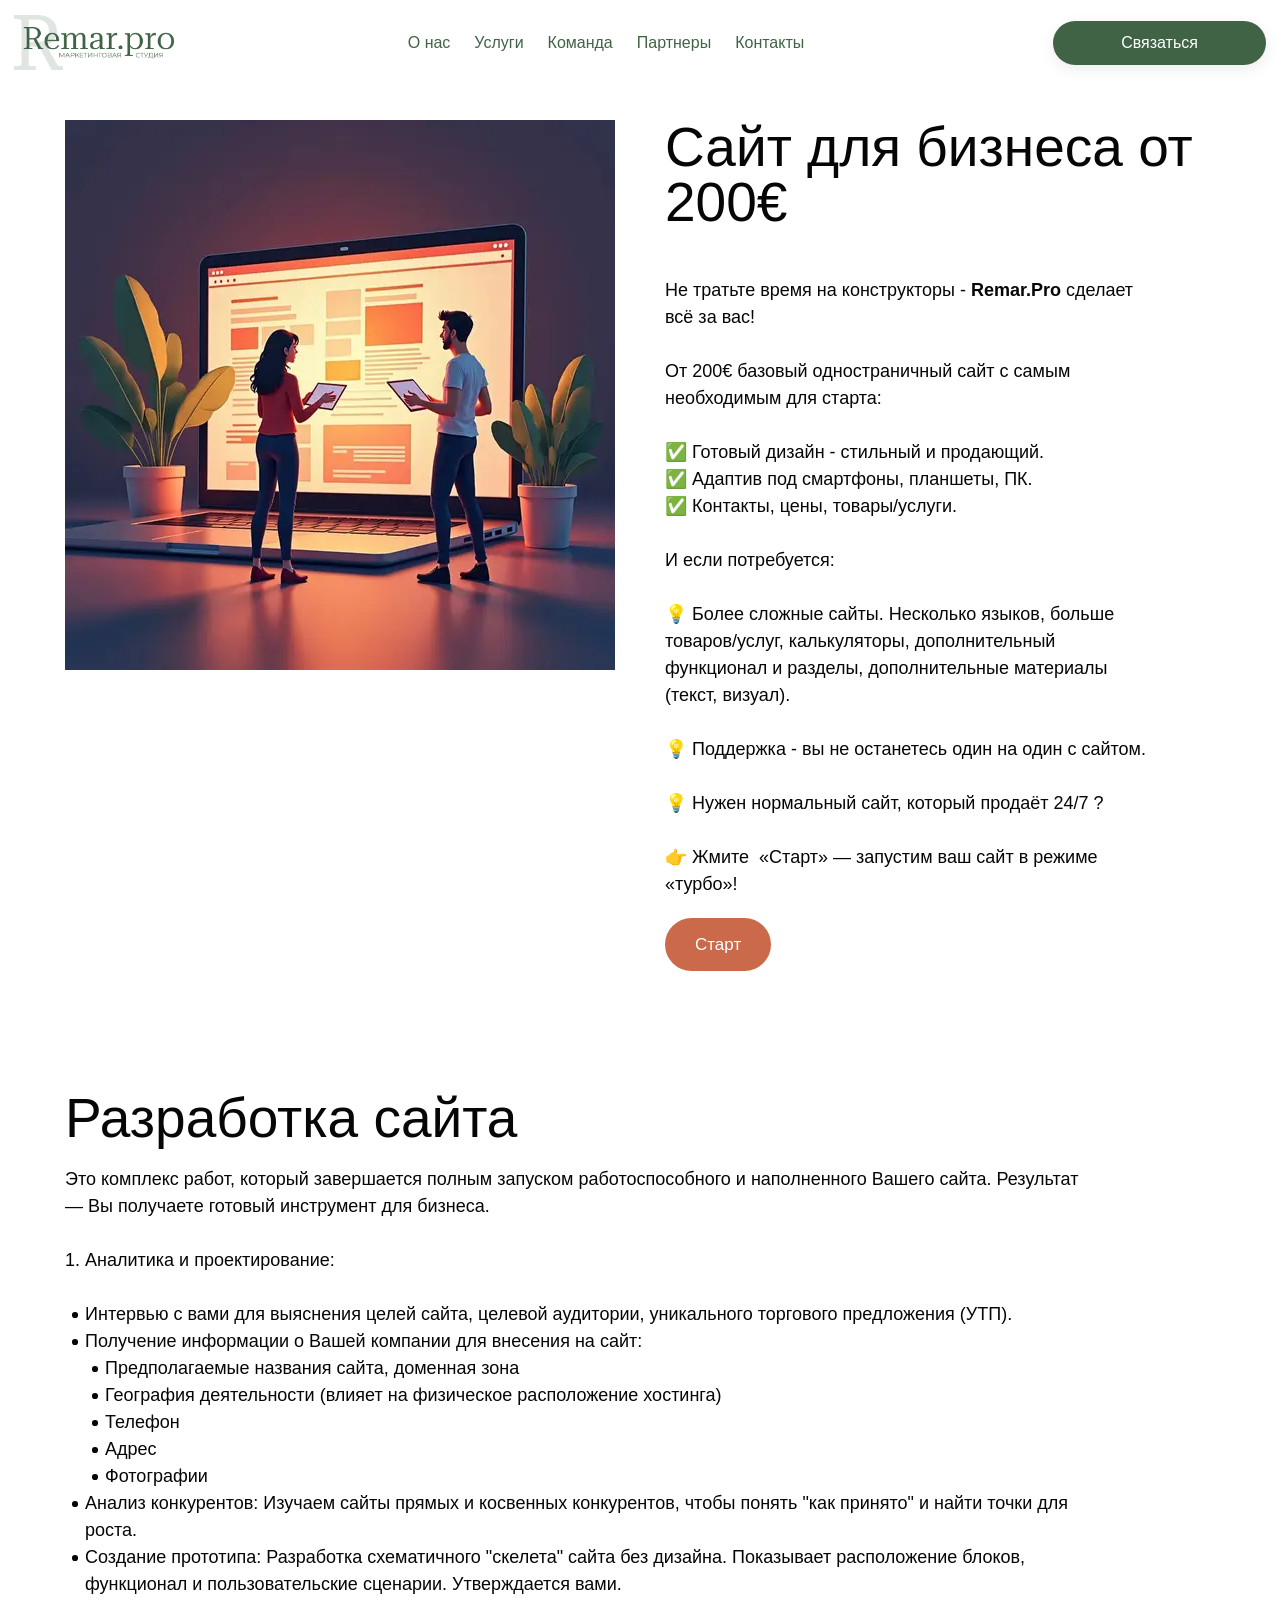
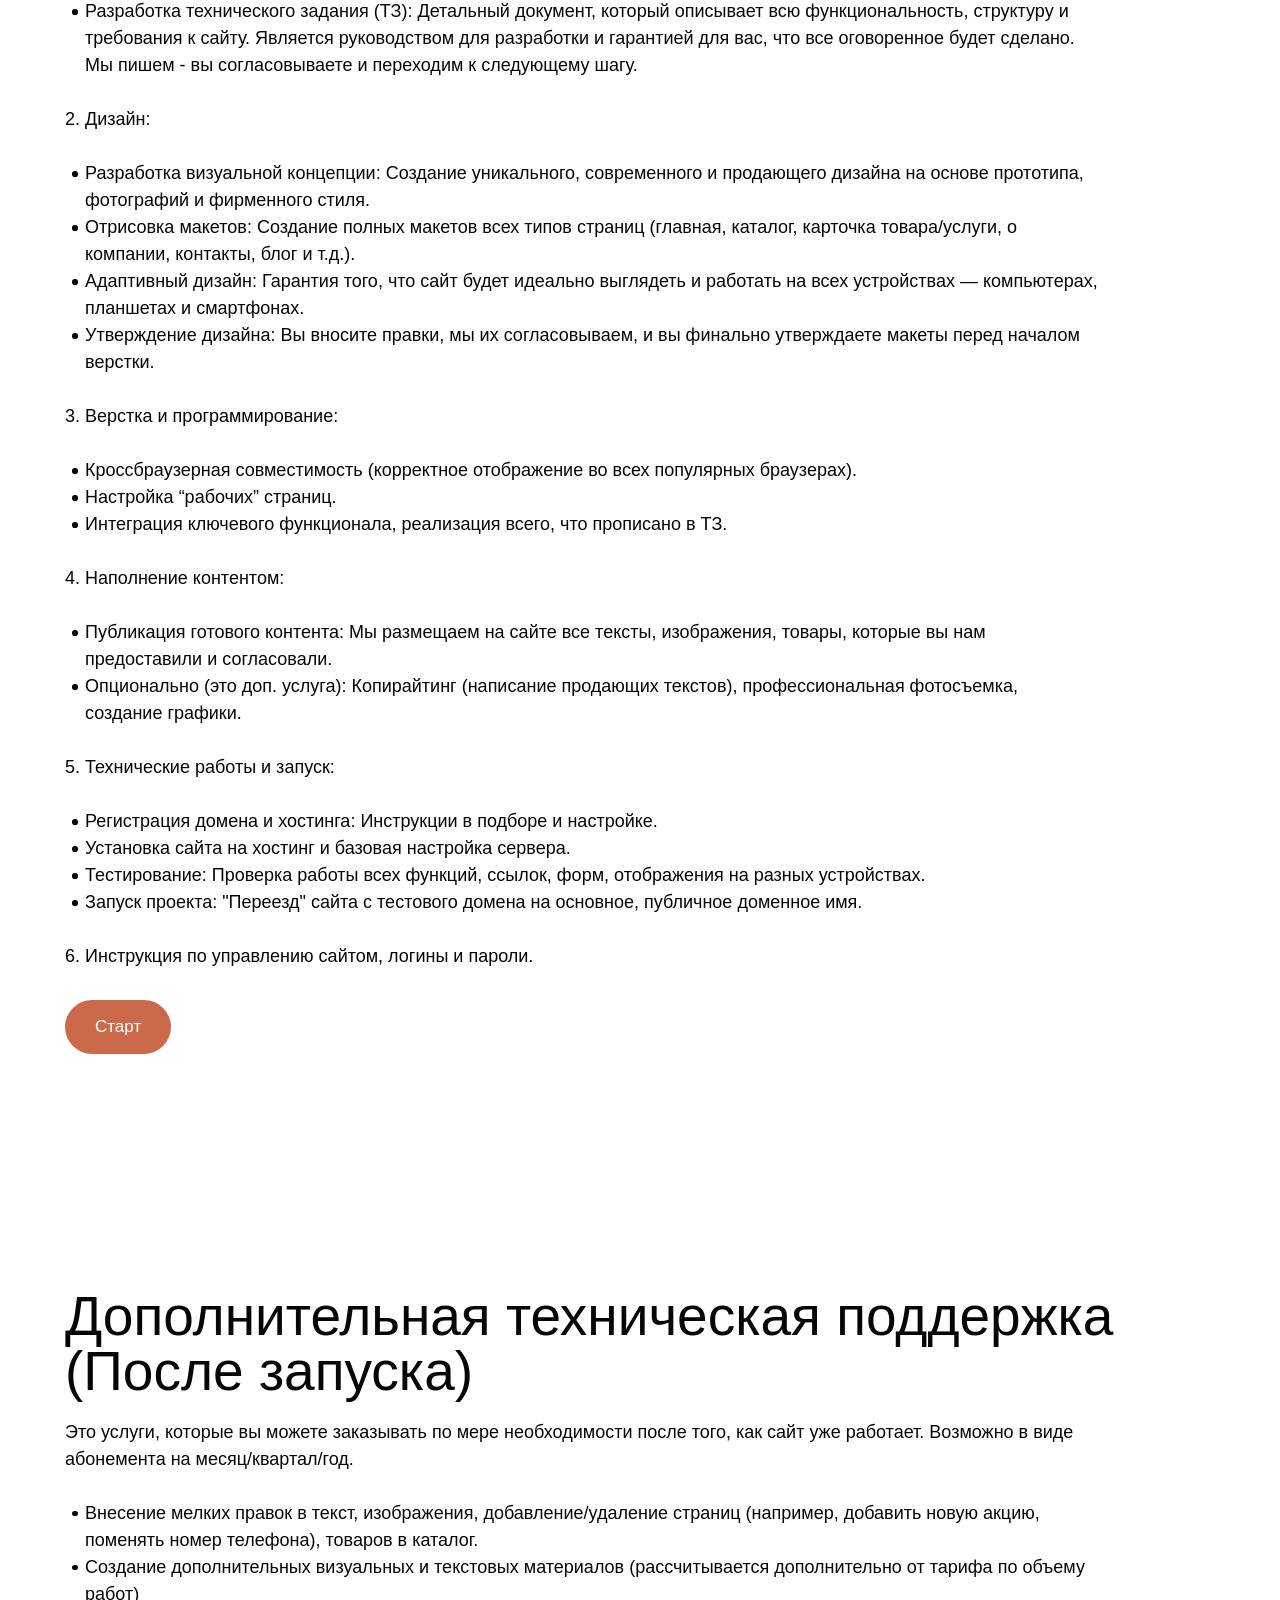
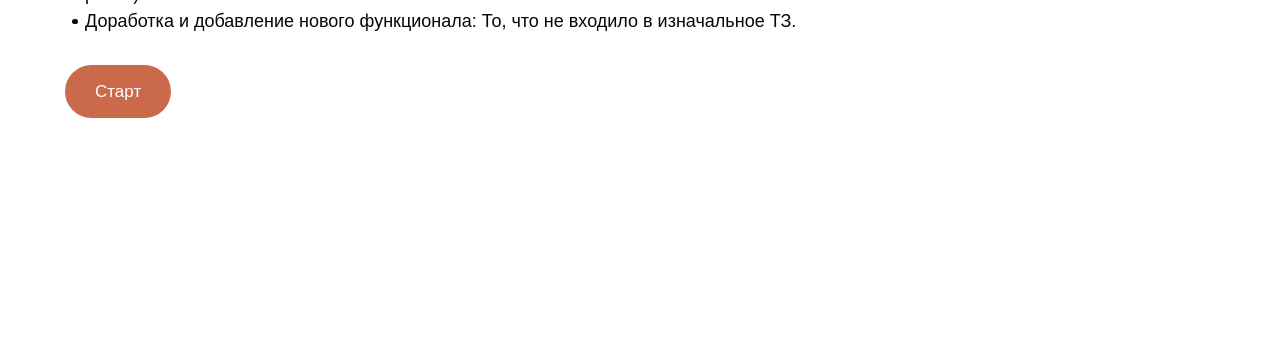
<file: site/index.html>
<!DOCTYPE html>
<html lang="ru"><head><meta content="text/html; charset=utf-8" http-equiv="Content-Type"/><link href="../assets/1cd0cb32d1e86a27cc2d.css" rel="stylesheet" type="text/css"/><link href="../assets/353369aa62c0c3c17abe.css" rel="stylesheet" type="text/css"/><link href="../assets/53f75d865e5a9018f9b9.css" rel="stylesheet" type="text/css"/><link href="../assets/918090974f3c01cc0e4e.css" rel="stylesheet" type="text/css"/><link href="../assets/09c7e20eb230861871c0.css" rel="stylesheet" type="text/css"/><link href="../assets/41592c92b9f7e6bddb66.css" rel="stylesheet" type="text/css"/><link href="../assets/d72b05a11b69a80ce32b.css" rel="stylesheet" type="text/css"/><link href="../assets/e353cbfdb200b15ddc52.css" rel="stylesheet" type="text/css"/><link href="../assets/8d4da977284398d930f8.css" rel="stylesheet" type="text/css"/> <title>Сайт под ключ</title><meta content="width=device-width, initial-scale=1, viewport-fit=cover" name="viewport"/><meta content="telephone=no" name="format-detection"/><meta content="web_site" property="og:type"/><meta content="Сайт под ключ" property="og:title"/><meta content="" property="og:description"/><meta content="summary_large_image" name="twitter:card"/><meta content="0" property="og:image:width"/><meta content="0" property="og:image:height"/><link href="../assets/47bb7a3be43033127a68.css" id="_animations_slideup.css" media="all" rel="stylesheet" type="text/css"/><link href="../assets/491847f0d19baff06a2d.css" id="menu.css" media="all" rel="stylesheet" type="text/css"/><link href="../assets/9b231a49379a70b50487.css" id="entities.css" media="all" rel="stylesheet" type="text/css"/><link href="../assets/758bd2786a6c235ce654.css" id="page_host_2707363" media="all" rel="stylesheet" type="text/css"/><link href="../assets/1e73467843b3d8cfb14e.css" id="page_nested_2707369" media="all" rel="stylesheet" type="text/css"/><meta content="transparent" name="theme-color"/> <link href="../assets/site.css" rel="stylesheet"/><script defer="" src="../assets/site.js"></script></head> <body class="is-view adaptive-desktop animation--slide_up is-desktop is-pointer is-chrome DOMContentLoaded" data-contrast="dark"> <main class="container-list"> <section class="b_block block-377066097 b_block--global was-view" data-b-id="GLOBAL" data-id="377066097" data-is="block" data-page-id="2707363" data-ref-page="2707369" id="377066097" tabindex="-1"> <header class="b_block block-327722183 was-view" data-b-id="HEADER" data-contrast="dark" data-id="327722183" data-is="block" data-overlayed="true" data-page-id="2707369" id="327722183" tabindex="-1"> <a class="_anchor" id="header" name="header"></a> <div class="header-wrapper layout-type-header" data-mobile-menu="true" data-widget-color="transparent:auto" data-widget-contrast="auto:auto" data-widget-opacity="0:0" style=""> <div class="content-zone elements-list hidden-when-fixed" data-am-direction="column" data-direction="header" data-e-id="zone_header" data-id="274851330" data-is="zone"> <div class="element-item element-item--static element-item--in-header hidden-mobile" data-am-element-justify="center" data-e-id="header_logo" data-element-justify="start" data-id="870869847" data-is="element" data-item-id="2"> <div class="element-content element-870869847 element-content--static"> <div class="component-logo" data-component="logo" style="--logoSize: 210px; --logoSizeAdaptive: 210px; --ratio: 2.893063583815029"> <img alt="Logo" class="component-logo-img" draggable="false" height="346" src="../assets/ff3a0ed813000eb053fb.webp" width="1001"/> <a aria-label="Logo" href="../index.html"></a> </div> </div> </div> <div class="element-item element-item--static element-item--in-header" data-e-id="header_divider" data-id="961381737" data-is="element" data-item-id="3"> </div> <div class="element-item element-item--static fill-space element-item--in-header hidden-mobile" data-am-element-justify="center" data-e-id="header_menu" data-element-justify="center" data-id="751327027" data-is="element" data-item-id="4"> <div class="element-content element-751327027 element-content--static"> <nav class="component-menu style--underline apply-text-style font-family-content" data-component="menu" data-direction="row" data-direction-adaptive="row" data-show_more="true" data-type="click"> <ul class="component-menu-list component-menu-list--root nowrap-list"> <li class="menu-item root-item"> <a class="menu-item-text root-item-text" href="../index.html#109138724"> <span>О нас</span> </a> </li> <li class="menu-item root-item"> <a class="menu-item-text root-item-text" href="../index.html#608740719"> <span>Услуги</span> </a> </li> <li class="menu-item root-item"> <a class="menu-item-text root-item-text" href="../index.html#606143583"> <span>Команда</span> </a> </li> <li class="menu-item root-item"> <a class="menu-item-text root-item-text" href="../index.html#661906722"> <span>Партнеры</span> </a> </li> <li class="menu-item root-item"> <a class="menu-item-text root-item-text" href="../index.html#808192588"> <span>Контакты</span> </a> </li> </ul> </nav> </div> </div> <div class="element-item element-item--static element-item--in-header" data-e-id="header_divider" data-id="722095266" data-is="element" data-item-id="5"> </div> <div class="element-item element-item--static element-item--in-header hidden-mobile" data-am-element-justify="center" data-e-id="header_button" data-element-justify="end" data-id="295170447" data-is="element" data-item-id="6"> <div class="element-content element-295170447 element-content--static"> <button class="component-button scale-only-bg wide bg-element hover-trigger-text hover-trigger-fill_fade hover-trigger js-hover" data-action-target="" data-component="button" type="button"> <a data-action="link" href="https://wa.me/381641358158" tabindex="-1"></a> <span class="bg-shadow"></span> <span class="bg-fill" data-type="color"></span> <span class="bg-fill-hover"></span> <span class="apply-text-style btn-text">   
Связаться
 </span> </button> </div> </div> </div> </div> </header> </section> <section class="b_block block-255272946 cover was-view" data-b-id="BUNDLE" data-contrast="dark" data-id="255272946" data-is="block" data-page-id="2707363" id="255272946" tabindex="-1"> <div aria-hidden="true" class="component-bg" data-component="background" data-has-placeholder="true" data-lazy="true" data-type="color"> <div class="layer overlay"></div> </div> <div class="main-area"> <div class="main-area_spacer main-area_spacer--top"></div> <div class="layout-type-column gap-normal gap-am-normal normal-width am-normal-width grid-zone container lightbox-container zone-934695952" data-e-id="zone_grid" data-id="934695952" data-is="zone"> <div class="flexbe-row align-items-stretch first-row last-row reverse-on-mobile" data-item-id="1"> <div class="flexbe-column gap-item first-column" data-cols="12" data-item-id="1"> <div class="zone-275287356 content-zone content-zone--vertical no-gap" data-e-id="zone" data-hidden="mobile" data-id="275287356" data-is="zone" data-multivar=""> <div class="elements-list elements-list--static lightbox-container elements-list--only elements-list--allowFill" data-direction="column" data-element-align="start" data-element-justify="start" data-elements-scope="zone"> <div class="element-item is-first-child is-last-child element-item--static" data-e-id="media01" data-element-justify="start" data-hidden="mobile" data-id="687164649" data-is="element" style="--zIndex: 0;"> <div class="element-content element-687164649 element-content--static"> <figure class="component-image js-hover" data-component="image" data-img-autoload="" data-img-ext="jpg" data-img-id="48373203" data-img-proportion="100" data-img-scale="cover" data-img-x="50%" data-img-y="50%" style="--imagePositionX: 50%; --imagePositionY: 50%;--imageAverageColor: #32314A;"> <img alt="" class="component-image__image component-image__cover" draggable="false" height="1024" src="../assets/1717d5fe42187285ef5d.webp" width="1024"/> </figure> </div> </div> </div> </div> </div> <div class="flexbe-column gap-item last-column" data-cols="12" data-item-id="2"> <div class="zone-360098468 content-zone content-zone--vertical no-gap" data-e-id="zone" data-id="360098468" data-is="zone" data-multivar=""> <div class="elements-list elements-list--static lightbox-container elements-list--only elements-list--allowFill" data-direction="column" data-element-align="start" data-element-justify="start" data-elements-scope="zone"> <div class="element-item is-first-child element-item--static" data-e-id="text01" data-element-justify="start" data-id="764969281" data-is="element" style="--zIndex: 3;"> <div class="element-content element-764969281 element-content--static"> <div class="element-text text-style-h1">  Сайт для бизнеса от 200€ <br/> </div> </div> </div> <div class="element-item element-item--static" data-e-id="media01" data-element-justify="start" data-hidden="desktop" data-id="920127482" data-is="element" style="--zIndex: 2;"> <div class="element-content element-920127482 element-content--static"> <figure class="component-image js-hover loading" data-component="image" data-img-autoload="" data-img-ext="jpg" data-img-id="48373203" data-img-proportion="100" data-img-scale="contain" data-img-x="50%" data-img-y="50%" style="--imagePositionX: 50%; --imagePositionY: 50%;--imageAverageColor: #32314A;"> <img alt="" class="component-image__image component-image__contain" draggable="false" height="1024" src="../assets/1717d5fe42187285ef5d.webp" width="1024"/> </figure> </div> </div> <div class="element-item element-item--static" data-e-id="text01" data-element-justify="start" data-id="980942710" data-is="element" style="--zIndex: 1;"> <div class="element-content element-980942710 element-content--static"> <div class="element-text text-style-subtitle"> <br/>Не тратьте время на конструкторы - <span style="font-weight: 700;">Remar.Pro</span> сделает всё за вас!  <br/><br/>От 200€ базовый одностраничный сайт с самым необходимым для старта:<br/><br/>✅ Готовый дизайн - стильный и продающий.<br/>✅ Адаптив под смартфоны, планшеты, ПК.<br/>✅ Контакты, цены, товары/услуги.<br/><br/>И если потребуется:<br/><br/>💡 Более сложные сайты. Несколько языков, больше товаров/услуг, калькуляторы, дополнительный функционал и разделы, дополнительные материалы (текст, визуал). <br/><br/>💡 Поддержка - вы не останетесь один на один с сайтом.<br/><br/>💡 Нужен нормальный сайт, который продаёт 24/7 ? <br/><br/>👉 Жмите  «Старт» — запустим ваш сайт в режиме «турбо»!<br/> </div> </div> </div> <div class="element-item is-last-child element-item--static" data-e-id="button01" data-element-justify="start" data-id="446243421" data-is="element" style="--zIndex: 0;"> <div class="element-content button-1 element-446243421 element-content--static"> <button class="component-button scale-only-bg bg-element hover-trigger-text hover-trigger-fill_fade hover-trigger js-hover" data-action-target="" data-component="button" type="button"> <a data-action="link" href="https://wa.me/381641358158" tabindex="-1"></a> <span class="bg-fill" data-type="color"></span> <span class="bg-fill-hover"></span> <span class="apply-text-style btn-text">   Старт </span> </button> </div> </div> </div> </div> </div> </div> </div> <div class="main-area_spacer main-area_spacer--bottom"></div> </div> </section> <section class="b_block block-812760530 cover was-view" data-b-id="BUNDLE" data-contrast="dark" data-id="812760530" data-is="block" data-page-id="2707363" id="812760530" tabindex="-1"> <div aria-hidden="true" class="component-bg" data-component="background" data-has-placeholder="true" data-lazy="true" data-type="color"> <div class="layer overlay"></div> </div> <div class="main-area"> <div class="main-area_spacer main-area_spacer--top"></div> <div class="layout-type-column gap-normal gap-am-normal normal-width am-normal-width grid-zone container lightbox-container zone-689297785" data-e-id="zone_grid" data-id="689297785" data-is="zone"> <div class="zone-437556207 content-zone content-zone--vertical no-gap" data-e-id="zone" data-id="437556207" data-is="zone" data-multivar=""> <div class="elements-list elements-list--static lightbox-container elements-list--only elements-list--allowFill" data-direction="column" data-element-align="start" data-element-justify="start" data-elements-scope="zone"> <div class="element-item is-first-child element-item--static" data-e-id="text01" data-element-justify="start" data-id="229426312" data-is="element" style="--zIndex: 2;"> <div class="element-content element-229426312 element-content--static"> <div class="element-text text-style-h1">  Разработка сайта<br/> </div> </div> </div> <div class="element-item element-item--static" data-e-id="text01" data-element-justify="start" data-id="831365073" data-is="element" style="--zIndex: 1;"> <div class="element-content element-831365073 element-content--static"> <div class="element-text text-style-subtitle">  Это комплекс работ, который завершается полным запуском работоспособного и наполненного Вашего сайта. Результат — Вы получаете готовый инструмент для бизнеса.<br/><br/>1. Аналитика и проектирование:<br/><br/><ul><li>Интервью с вами для выяснения целей сайта, целевой аудитории, уникального торгового предложения (УТП). <br/></li><li>Получение информации о Вашей компании для внесения на сайт: <br/><ul><li>Предполагаемые названия сайта, доменная зона<br/></li><li>География деятельности (влияет на физическое расположение хостинга)<br/></li><li>Телефон<br/></li><li>Адрес <br/></li><li>Фотографии<br/></li></ul></li><li>Анализ конкурентов: Изучаем сайты прямых и косвенных конкурентов, чтобы понять "как принято" и найти точки для роста.<br/></li><li>Создание прототипа: Разработка схематичного "скелета" сайта без дизайна. Показывает расположение блоков, функционал и пользовательские сценарии. Утверждается вами.<br/></li><li>Разработка технического задания (ТЗ): Детальный документ, который описывает всю функциональность, структуру и требования к сайту. Является руководством для разработки и гарантией для вас, что все оговоренное будет сделано. Мы пишем - вы согласовываете и переходим к следующему шагу. <br/></li></ul><br/>2. Дизайн:<br/><br/><ul><li>Разработка визуальной концепции: Создание уникального, современного и продающего дизайна на основе прототипа, фотографий и фирменного стиля.<br/></li><li>Отрисовка макетов: Создание полных макетов всех типов страниц (главная, каталог, карточка товара/услуги, о компании, контакты, блог и т.д.).<br/></li><li>Адаптивный дизайн: Гарантия того, что сайт будет идеально выглядеть и работать на всех устройствах — компьютерах, планшетах и смартфонах.<br/></li><li>Утверждение дизайна: Вы вносите правки, мы их согласовываем, и вы финально утверждаете макеты перед началом верстки.<br/></li></ul><br/>3. Верстка и программирование:<br/><br/><ul><li>Кроссбраузерная совместимость (корректное отображение во всех популярных браузерах).<br/></li><li>Настройка “рабочих” страниц.<br/></li><li>Интеграция ключевого функционала, реализация всего, что прописано в ТЗ.<br/></li></ul><br/>4. Наполнение контентом:<br/><br/><ul><li>Публикация готового контента: Мы размещаем на сайте все тексты, изображения, товары, которые вы нам предоставили и согласовали.<br/></li><li>Опционально (это доп. услуга): Копирайтинг (написание продающих текстов), профессиональная фотосъемка, создание графики.<br/></li></ul><br/>5. Технические работы и запуск:<br/><br/><ul><li>Регистрация домена и хостинга: Инструкции в подборе и настройке.<br/></li><li>Установка сайта на хостинг и базовая настройка сервера.<br/></li><li>Тестирование: Проверка работы всех функций, ссылок, форм, отображения на разных устройствах.<br/></li><li>Запуск проекта: "Переезд" сайта с тестового домена на основное, публичное доменное имя.<br/></li></ul><br/>6. Инструкция по управлению сайтом, логины и пароли.<br/> </div> </div> </div> <div class="element-item is-last-child element-item--static" data-e-id="button01" data-element-justify="start" data-id="458519284" data-is="element" style="--zIndex: 0;"> <div class="element-content button-1 element-458519284 element-content--static"> <button class="component-button scale-only-bg bg-element hover-trigger-text hover-trigger-fill_fade hover-trigger js-hover" data-action-target="" data-component="button" type="button"> <a data-action="link" href="https://wa.me/381641358158" tabindex="-1"></a> <span class="bg-fill" data-type="color"></span> <span class="bg-fill-hover"></span> <span class="apply-text-style btn-text">   Старт </span> </button> </div> </div> </div> </div> </div> <div class="main-area_spacer main-area_spacer--bottom"></div> </div> </section> <section class="b_block block-540382935 cover was-view" data-b-id="BUNDLE" data-contrast="dark" data-id="540382935" data-is="block" data-page-id="2707363" id="540382935" tabindex="-1"> <div aria-hidden="true" class="component-bg" data-component="background" data-has-placeholder="true" data-lazy="true" data-type="color"> <div class="layer overlay"></div> </div> <div class="main-area"> <div class="main-area_spacer main-area_spacer--top"></div> <div class="layout-type-column gap-normal gap-am-normal normal-width am-normal-width grid-zone container lightbox-container zone-548063027" data-e-id="zone_grid" data-id="548063027" data-is="zone"> <div class="zone-556135031 content-zone content-zone--vertical no-gap" data-e-id="zone" data-id="556135031" data-is="zone" data-multivar=""> <div class="elements-list elements-list--static lightbox-container elements-list--only elements-list--allowFill" data-direction="column" data-element-align="start" data-element-justify="start" data-elements-scope="zone"> <div class="element-item is-first-child element-item--static" data-e-id="text01" data-element-justify="start" data-id="483077621" data-is="element" style="--zIndex: 2;"> <div class="element-content element-483077621 element-content--static"> <div class="element-text text-style-h1">  Дополнительная техническая поддержка (После запуска)<br/> </div> </div> </div> <div class="element-item element-item--static" data-e-id="text01" data-element-justify="start" data-id="621312201" data-is="element" style="--zIndex: 1;"> <div class="element-content element-621312201 element-content--static"> <div class="element-text text-style-subtitle">  Это услуги, которые вы можете заказывать по мере необходимости после того, как сайт уже работает. Возможно в виде абонемента на месяц/квартал/год.<br/><br/><ul><li>Внесение мелких правок в текст, изображения, добавление/удаление страниц (например, добавить новую акцию, поменять номер телефона), товаров в каталог.<br/></li><li>Создание дополнительных визуальных и текстовых материалов (рассчитывается дополнительно от тарифа по объему работ)<br/></li><li>Доработка и добавление нового функционала: То, что не входило в изначальное ТЗ.</li></ul> </div> </div> </div> <div class="element-item is-last-child element-item--static" data-e-id="button01" data-element-justify="start" data-id="210027891" data-is="element" style="--zIndex: 0;"> <div class="element-content button-1 element-210027891 element-content--static"> <button class="component-button scale-only-bg bg-element hover-trigger-text hover-trigger-fill_fade hover-trigger js-hover" data-action-target="" data-component="button" type="button"> <a data-action="link" href="https://wa.me/381641358158" tabindex="-1"></a> <span class="bg-fill" data-type="color"></span> <span class="bg-fill-hover"></span> <span class="apply-text-style btn-text">   Старт </span> </button> </div> </div> </div> </div> </div> <div class="main-area_spacer main-area_spacer--bottom"></div> </div> </section> </main> <aside class="modal-list"> </aside>  <link href="../assets/6aec74f8d6876cb8daa8.css" rel="stylesheet"/><link href="../assets/c42034316ec298891622.css" id="_fixes.css" media="all" rel="stylesheet" type="text/css"/><link href="../assets/3264a26d12560391e286.css" id="bg-element_hover.css" media="all" rel="stylesheet" type="text/css"/><!-- Google Tag Manager --><!-- End Google Tag Manager -->
</body></html>
</file>
<file: assets/3fd748bf83143f91080d.css>
@charset "utf-8";

.LGLeeN-keyboard-shortcuts-view { display: flex; }

.LGLeeN-keyboard-shortcuts-view table, .LGLeeN-keyboard-shortcuts-view tbody, .LGLeeN-keyboard-shortcuts-view td, .LGLeeN-keyboard-shortcuts-view tr { background: inherit; border-width: medium; border-style: none; border-color: currentcolor; border-image: initial; margin: 0px; padding: 0px; }

.LGLeeN-keyboard-shortcuts-view table { display: table; }

.LGLeeN-keyboard-shortcuts-view tr { display: table-row; }

.LGLeeN-keyboard-shortcuts-view td { box-sizing: border-box; display: table-cell; color: light-dark(rgb(0, 0, 0), rgb(255, 255, 255)); padding: 6px; vertical-align: middle; white-space: nowrap; }

.LGLeeN-keyboard-shortcuts-view td:first-child { text-align: end; }

.LGLeeN-keyboard-shortcuts-view td kbd { background-color: light-dark(rgb(232, 234, 237), rgb(60, 64, 67)); border-radius: 2px; border-width: medium; border-style: none; border-color: currentcolor; border-image: initial; box-sizing: border-box; color: inherit; display: inline-block; font-family: "Google Sans Text", Roboto, Arial, sans-serif; line-height: 16px; margin: 0px 2px; min-height: 20px; min-width: 20px; padding: 2px 4px; position: relative; text-align: center; }
</file>
<file: assets/a793d14738f8bc7a2573.css>
@charset "utf-8";

.gm-control-active > img { box-sizing: content-box; display: none; left: 50%; pointer-events: none; position: absolute; top: 50%; transform: translate(-50%, -50%); }

.gm-control-active > img:first-child { display: block; }

.gm-control-active:active > img:first-child, .gm-control-active:disabled > img:first-child, .gm-control-active:focus > img:first-child, .gm-control-active:hover > img:first-child { display: none; }

.gm-control-active:focus > img:nth-child(2), .gm-control-active:hover > img:nth-child(2) { display: block; }

.gm-control-active:active > img:nth-child(3) { display: block; }

.gm-control-active:disabled > img:nth-child(4) { display: block; }

sentinel { }
</file>
<file: assets/c0e5576c5046818144e2.css>
@charset "utf-8";

.gm-style .gm-style-cc a, .gm-style .gm-style-cc button, .gm-style .gm-style-cc span, .gm-style .gm-style-mtc div { font-size: 10px; box-sizing: border-box; }

.gm-style .gm-style-cc a, .gm-style .gm-style-cc button, .gm-style .gm-style-cc span { outline-offset: 3px; }

sentinel { }
</file>
<file: assets/0c778dd3f7b54794f10b.css>
@charset "utf-8";

@media print {
  .gm-style .gmnoprint, .gmnoprint { display: none; }
}

@media screen {
  .gm-style .gmnoscreen, .gmnoscreen { display: none; }
}
</file>
<file: assets/6ac66b42ced33df7b34b.css>
@charset "utf-8";

.dismissButton { background-color: rgb(255, 255, 255); border: 1px solid rgb(218, 220, 224); color: rgb(26, 115, 232); border-radius: 4px; font-family: Roboto, sans-serif; font-size: 14px; height: 36px; cursor: pointer; padding: 0px 24px; }

.dismissButton:hover { background-color: rgba(66, 133, 244, 0.04); border: 1px solid rgb(210, 227, 252); }

.dismissButton:focus { background-color: rgba(66, 133, 244, 0.12); border: 1px solid rgb(210, 227, 252); outline: 0px; }

.dismissButton:focus:not(:focus-visible) { background-color: rgb(255, 255, 255); border: 1px solid rgb(218, 220, 224); outline: none; }

.dismissButton:focus-visible { background-color: rgba(66, 133, 244, 0.12); border: 1px solid rgb(210, 227, 252); outline: 0px; }

.dismissButton:hover:focus { background-color: rgba(66, 133, 244, 0.16); border: 1px solid rgb(210, 226, 253); }

.dismissButton:hover:focus:not(:focus-visible) { background-color: rgba(66, 133, 244, 0.04); border: 1px solid rgb(210, 227, 252); }

.dismissButton:hover:focus-visible { background-color: rgba(66, 133, 244, 0.16); border: 1px solid rgb(210, 226, 253); }

.dismissButton:active { background-color: rgba(66, 133, 244, 0.16); border: 1px solid rgb(210, 226, 253); box-shadow: rgba(60, 64, 67, 0.3) 0px 1px 2px 0px, rgba(60, 64, 67, 0.15) 0px 1px 3px 1px; }

.dismissButton:disabled { background-color: rgb(255, 255, 255); border: 1px solid rgb(241, 243, 244); color: rgb(60, 64, 67); }

sentinel { }
</file>
<file: assets/dd217407464b3089a2c4.css>
@charset "utf-8";

.gm-style-moc { background-color: rgba(0, 0, 0, 0.59); pointer-events: none; text-align: center; transition: opacity ease-in-out; }

.gm-style-mot { color: white; font-family: Roboto, Arial, sans-serif; font-size: 22px; margin: 0px; position: relative; top: 50%; transform: translateY(-50%); }

sentinel { }
</file>
<file: assets/ac26c5c73b6e17155cb4.css>
@charset "utf-8";

.gm-style img { max-width: none; }

.gm-style { font: 400 11px Roboto, Arial, sans-serif; text-decoration: none; }
</file>
<file: assets/1cd0cb32d1e86a27cc2d.css>
@charset "utf-8";

* { box-sizing: border-box; -webkit-font-smoothing: antialiased; -webkit-tap-highlight-color: var(--focusRing); }

*, :focus { outline: none; }

.is-android * { max-height: 1e+07px; }

body, html { width: 100%; margin: 0px; padding: 0px; -webkit-locale: "en"; }

html { text-size-adjust: 100%; touch-action: manipulation; font-size: var(--1rem,16px) !important; letter-spacing: var(--letterSpacing,normal) !important; }

body { position: relative; min-width: 1200px; word-break: normal; background: var(--pageBackground,#fff); }

[contenteditable="true"], body { overflow-wrap: anywhere; }

.page-background { background-repeat: var(--pageBackgroundRepeat); background-position: var(--pageBackgroundPosition); background-size: var(--pageBackgroundSize); }

:is(a, button, input[type="submit"], [tabindex="0"]):focus-visible { box-shadow: 0 0 0 4px var(--focusRing); }

audio, canvas, embed, iframe, img, object, svg, video { display: block; vertical-align: middle; border-style: none; }

audio, canvas, embed, iframe, object { user-select: none; }

embed, iframe, img, input[type="image"], object, table, video { aspect-ratio: attr(width)/attr(height); }

p { margin: 0px; }

h1, h2, h3, h4, h5, h6, ol, p, ul { margin: 0px; margin-block: 0px; margin-inline: 0px; }

h1 { font-size: 3rem; }

h2 { font-size: 2.25rem; }

h3 { font-size: 1.875rem; }

h4 { font-size: 1.5rem; }

h5 { font-size: 1.25rem; }

h6 { font-size: 1rem; }

.element-text :is(h1, h2, h3, h4, h5, h6) { font-size: inherit; }

.element-text h1 { font-size: 1.15em; }

ol, ul { position: relative; margin: 0px; padding: 0px; list-style: none; }

.element-text ul { padding-inline-start: 2ch; list-style-type: none !important; }

.element-text ul > li::before { --s: 0.3125em; content: ""; position: absolute; left: 0px; width: var(--s); height: var(--s); background: currentcolor; border-radius: 50%; margin-top: calc(.5lh - var(--s) / 2); margin-left: calc(1ch - var(--s) / 2); }

.element-text ul[style*="list-style-type: square"] li::before { --s: 0.65ch; border-radius: 0px; }

.element-text ol { padding-inline-start: 3ch; list-style-type: none !important; }

.element-text ol > li { counter-increment: item 1; }

.element-text ol > li::before { content: counter(item) "."; display: inline-flex; white-space: nowrap; justify-content: end; position: relative; text-align: right; padding-right: 0.4ch; width: 3ch; margin-left: -3ch; border-radius: 50%; font-variant-numeric: tabular-nums; box-sizing: border-box; }

:is(ul, ol, table, tr) > br { display: none; }

button, input, select, textarea { margin: 0px; font-size: 100%; vertical-align: middle; }

button, input { overflow: visible; line-height: normal; }

textarea { overflow: auto; vertical-align: top; }

img { height: auto; vertical-align: middle; border: 0px; }

img, svg { max-width: 100%; }

svg { display: inline-block; max-height: 100%; fill: currentcolor; fill-rule: evenodd; stroke: currentcolor; stroke-width: 0; }

hr { border: 0px; margin-top: 0.5em; margin-bottom: 0.5em; height: 1px; background: currentcolor; }

.page-background { position: absolute; width: 100%; height: 100%; z-index: -1; contain: strict; }

.page-background--fixed { position: fixed; left: var(--fixedOffset); width: var(--100vw); height: var(--100lvh); }

.is-ios.is-safari .page-background--fixed { transform: translateZ(0px); }

[color-type="gradient"] { display: inline-block; background-clip: text; -webkit-text-fill-color: transparent; }

[color-type="gradient"] s, [color-type="gradient"] u { text-decoration-color: var(--currentColor); }

[color-type="gradient"] a { opacity: 1 !important; }

[color-type="color"]:not(:has([background-type])) { display: contents; }

[color-type="color"] s, [color-type="color"] u { text-decoration-color: initial; }

[background-type] { display: initial !important; }

body:not(.mode--editor) { min-height: var(--100vh); }

body:not(.mode--editor) .only-editor { display: none; }

body:not(.show-hidden).adaptive-desktop [data-hidden="desktop"], body:not(.show-hidden).adaptive-mobile [data-hidden="mobile"], body:not(.show-hidden) [data-hidden="all"] { display: none !important; }

.invisible { opacity: 0; visibility: hidden; }

.hidden-all, [data-hidden="true"], [hidden], body.adaptive-desktop .hidden-desktop, body.adaptive-mobile .hidden-mobile, body:not(.adaptive-desktop) .visible-desktop, body:not(.adaptive-mobile) .visible-mobile { display: none !important; }

.adaptive-mobile .provide-panel-safe-area { padding-top: 59px; }

.widget-list { display: contents; }

@property --fixedOffset { syntax: "<length>"; inherits: true; initial-value: 0; }

:root { --letterSpacing: 0; --1rem: 16px; --xsmallGap: 15px; --smallGap: 25px; --normalGap: 50px; --largeGap: 70px; --containerWidth: 1150px; --containerMaxWidth: 100%; --headerElementsGap: 7px; --headerMaxWidth: calc(100% - 14px); --headerWidth: calc(var(--containerWidth) + 14px); --100vw: 100dvw; --100vh: 100dvh; --100svh: 100vh; --100lvh: 100vh; --100cqi: 100cqi; --100cqb: 100cqb; --cover: var(--100svh); --heroHeight: var(--cover); --heroHeightMin: 0vh; --heroHeightMax: 1000vh; --linkOpacity: 1; --linkColor: inherit; --linkDecoration: underline; --linkDecorationThickness: 1px; --linkHoverColor: inherit; --linkHoverOpacity: 0.75; --linkHoverDecoration: none; --transitionDuration: 0.3s; --transitionTiming: ease; --safeAreaTop: env(safe-area-inset-top); --safeAreaRight: env(safe-area-inset-right); --safeAreaBottom: env(safe-area-inset-bottom); --safeAreaLeft: env(safe-area-inset-left); --imageRendering: auto; --scrollbarWidth: 0px; }

@supports (height:1svh) {
  :root { --100svh: 100svh; --100lvh: 100lvh; }
}

:root { --lightColor: #fff; --lightColor_contrast: #000; --darkColor: #000; --darkColor_contrast: #fff; --lightText: #fff; --lightText_contrast: #060607; --darkText: #060607; --darkText_contrast: #fff; --currentColor: #060607; --currentContrast: #060607; --contrastColor: #fff; --focusRing: rgba(0,149,255,.35); }

.full-width { --containerWidth: 100%; --containerMaxWidth: 100%; }

body.adaptive-mobile { --containerWidth: 360px; --containerMaxWidth: calc(var(--100vw) - 20px * 2); --headerElementsGap: 2px; --headerMaxWidth: calc(100% - 10px); --headerWidth: calc(var(--containerWidth) + 4px); --xsmallGap: 10px; --smallGap: 20px; --normalGap: 30px; --largeGap: 50px; }

body.adaptive-mobile .am-full-width { --containerWidth: 100%; --containerMaxWidth: 100%; }

[data-contrast] { color: var(--currentColor); }

[data-contrast="dark"] { --currentColor: var(--darkText); --currentContrast: var(--darkColor); --contrastColor: var(--darkText_contrast); }

[data-contrast="light"] { --currentColor: var(--lightText); --currentContrast: var(--lightColor); --contrastColor: var(--lightText_contrast); }

@font-face { font-family: Roboto-Ruble; font-style: normal; font-weight: 300; src: none format("woff2"); font-display: swap; }

@font-face { font-family: Roboto-Ruble; font-style: normal; font-weight: 400; src: none format("woff2"); font-display: swap; }

@font-face { font-family: Roboto-Ruble; font-style: normal; font-weight: 500; src: none format("woff2"); font-display: swap; }

@font-face { font-family: Roboto-Ruble; font-style: normal; font-weight: 700; src: none format("woff2"); font-display: swap; }

[class*="font-family-"] { font-family: var(--fontFamily); }

.apply-text-style, [class*="text-style-"] { font-family: var(--fontFamily); font-size: var(--fontSize); font-weight: var(--fontWeight); line-height: var(--lineHeight); letter-spacing: var(--letterSpacing); font-style: var(--fontStyle); text-decoration: var(--textDecoration); text-transform: var(--textTransform); text-align: var(--textAlign,inherit); color: var(--currentColor,currentColor); }

.adaptive-mobile .apply-text-style, .adaptive-mobile [class*="text-style-"] { font-size: var(--fontSize_mobile,var(--fontSize)); font-weight: var(--fontWeight_mobile,var(--fontWeight)); line-height: var(--lineHeight_mobile,var(--lineHeight)); letter-spacing: var(--letterSpacing_mobile,var(--letterSpacing)); text-align: var(--textAlign_mobile,var(--textAlign,inherit)); color: var(--currentColor_mobile,var(--currentColor)); }

a { text-decoration: none; hyphens: manual; pointer-events: all; }

a, a:active, a:visited { color: inherit; outline: none; }

.element-text a, .style-link, p a { color: var(--linkColor); text-decoration-line: ; text-decoration-style: ; text-decoration-color: ; text-decoration-skip-ink: auto; text-decoration-thickness: var(--linkDecorationThickness); opacity: var(--linkOpacity); transition: 0.3s cubic-bezier(0.21, 0.67, 0.58, 1); cursor: pointer; }

.element-text a:active, .element-text a:visited, .style-link:active, .style-link:visited, p a:active, p a:visited { color: var(--linkColor); }

.is-pointer .element-text a:hover, .is-pointer .style-link:hover, .is-pointer p a:hover { color: var(--linkHoverColor); text-decoration: var(--linkHoverDecoration); opacity: var(--linkHoverOpacity); }

ol img, p img, ul img { height: auto !important; }

figure, pre { margin: 0px; }

.close-times { font-size: 14px; width: 2em; height: 2em; margin-top: -0.5em; margin-right: -0.5em; z-index: 99; background-repeat: no-repeat; background-position: 50% center; cursor: pointer; color: currentcolor; opacity: 1; transition: opacity 0.18s cubic-bezier(0.21, 0.67, 0.58, 1); transform: translateZ(0px); pointer-events: all; will-change: transform, opacity; outline: none; }

.is-pointer .close-times:hover { text-decoration: none; opacity: 0.65; }

.close-times::after, .close-times::before { display: block; content: ""; width: 2px; height: 1.3em; background: currentcolor; position: absolute; left: -1px; right: 0px; top: 0px; margin-top: 0.35em; margin-left: 1em; }

.close-times::before { transform: rotate(45deg); }

.close-times::after { transform: rotate(-45deg); }

.slider-button { display: none; }

.is-screenshoter, .mode--editor { --focusRing: transparent; }

@media (min-width: 768px) and (max-width: 1200px) {
  html { overflow-x: auto; }
}

.container-list { overflow: hidden; }

.is-modal-open .container-list { z-index: 1; }

.container { position: relative; margin: 0px auto; display: flex; flex-flow: wrap; width: var(--containerWidth) !important; max-width: min(var(--containerMaxWidth),100%) !important; }

.full-width .flexbe-cards-list { max-width: 100%; margin-right: 0px; margin-left: 0px; }

.cover { min-height: min(max(var(--heroHeightMin),var(--heroHeight)),var(--heroHeightMax)); height: auto; align-items: center; align-content: center; }

.col-2, [data-cols="2"] { flex-basis: 8.33333%; max-width: 8.33333%; }

.container.col-2 { --containerMaxWidth: calc(var(--containerWidth) * 2 / 24); }

.col-3, [data-cols="3"] { flex-basis: 12.5%; max-width: 12.5%; }

.container.col-3 { --containerMaxWidth: calc(var(--containerWidth) * 3 / 24); }

.col-4, [data-cols="4"] { flex-basis: 16.6667%; max-width: 16.6667%; }

.container.col-4 { --containerMaxWidth: calc(var(--containerWidth) * 4 / 24); }

.col-5, [data-cols="5"] { flex-basis: 20.8333%; max-width: 20.8333%; }

.container.col-5 { --containerMaxWidth: calc(var(--containerWidth) * 5 / 24); }

.col-6, [data-cols="6"] { flex-basis: 25%; max-width: 25%; }

.container.col-6 { --containerMaxWidth: calc(var(--containerWidth) * 6 / 24); }

.col-7, [data-cols="7"] { flex-basis: 29.1667%; max-width: 29.1667%; }

.container.col-7 { --containerMaxWidth: calc(var(--containerWidth) * 7 / 24); }

.col-8, [data-cols="8"] { flex-basis: 33.3333%; max-width: 33.3333%; }

.container.col-8 { --containerMaxWidth: calc(var(--containerWidth) * 8 / 24); }

.col-9, [data-cols="9"] { flex-basis: 37.5%; max-width: 37.5%; }

.container.col-9 { --containerMaxWidth: calc(var(--containerWidth) * 9 / 24); }

.col-10, [data-cols="10"] { flex-basis: 41.6667%; max-width: 41.6667%; }

.container.col-10 { --containerMaxWidth: calc(var(--containerWidth) * 10 / 24); }

.col-11, [data-cols="11"] { flex-basis: 45.8333%; max-width: 45.8333%; }

.container.col-11 { --containerMaxWidth: calc(var(--containerWidth) * 11 / 24); }

.col-12, [data-cols="12"] { flex-basis: 50%; max-width: 50%; }

.container.col-12 { --containerMaxWidth: calc(var(--containerWidth) * 12 / 24); }

.col-13, [data-cols="13"] { flex-basis: 54.1667%; max-width: 54.1667%; }

.container.col-13 { --containerMaxWidth: calc(var(--containerWidth) * 13 / 24); }

.col-14, [data-cols="14"] { flex-basis: 58.3333%; max-width: 58.3333%; }

.container.col-14 { --containerMaxWidth: calc(var(--containerWidth) * 14 / 24); }

.col-15, [data-cols="15"] { flex-basis: 62.5%; max-width: 62.5%; }

.container.col-15 { --containerMaxWidth: calc(var(--containerWidth) * 15 / 24); }

.col-16, [data-cols="16"] { flex-basis: 66.6667%; max-width: 66.6667%; }

.container.col-16 { --containerMaxWidth: calc(var(--containerWidth) * 16 / 24); }

.col-17, [data-cols="17"] { flex-basis: 70.8333%; max-width: 70.8333%; }

.container.col-17 { --containerMaxWidth: calc(var(--containerWidth) * 17 / 24); }

.col-18, [data-cols="18"] { flex-basis: 75%; max-width: 75%; }

.container.col-18 { --containerMaxWidth: calc(var(--containerWidth) * 18 / 24); }

.col-19, [data-cols="19"] { flex-basis: 79.1667%; max-width: 79.1667%; }

.container.col-19 { --containerMaxWidth: calc(var(--containerWidth) * 19 / 24); }

.col-20, [data-cols="20"] { flex-basis: 83.3333%; max-width: 83.3333%; }

.container.col-20 { --containerMaxWidth: calc(var(--containerWidth) * 20 / 24); }

.col-21, [data-cols="21"] { flex-basis: 87.5%; max-width: 87.5%; }

.container.col-21 { --containerMaxWidth: calc(var(--containerWidth) * 21 / 24); }

.col-22, [data-cols="22"] { flex-basis: 91.6667%; max-width: 91.6667%; }

.container.col-22 { --containerMaxWidth: calc(var(--containerWidth) * 22 / 24); }

.col-23, [data-cols="23"] { flex-basis: 95.8333%; max-width: 95.8333%; }

.container.col-23 { --containerMaxWidth: calc(var(--containerWidth) * 23 / 24); }

.col-24, [data-cols="24"] { flex-basis: 100%; max-width: 100%; }

.container.col-24 { --containerMaxWidth: calc(var(--containerWidth) * 24 / 24); }

.col-auto { flex-grow: 1; }

.layout-type-header { display: flex; flex-flow: column; gap: 10px; pointer-events: none; z-index: 1000; }

.layout-type-header .element-item { pointer-events: all; }

.layout-type-section-title { margin-bottom: var(--sectionTitleGap,50px); }

.layout-type-section-footer { margin-top: var(--normalGap,50px); }

body.adaptive-desktop .layout-type-section-title:has(.content-zone[data-hidden="all"]), body.adaptive-desktop .layout-type-section-title:has(.content-zone[data-hidden="desktop"]) { margin-bottom: 0px; }

body.adaptive-desktop .layout-type-section-footer:has(.content-zone[data-hidden="all"]), body.adaptive-desktop .layout-type-section-footer:has(.content-zone[data-hidden="desktop"]) { margin-top: 0px; }

body.adaptive-mobile .layout-type-section-title:has(.content-zone[data-hidden="all"]), body.adaptive-mobile .layout-type-section-title:has(.content-zone[data-hidden="mobile"]) { margin-bottom: 0px; }

body.adaptive-mobile .layout-type-section-footer:has(.content-zone[data-hidden="all"]), body.adaptive-mobile .layout-type-section-footer:has(.content-zone[data-hidden="mobile"]) { margin-top: 0px; }

.layout-type-cards, .layout-type-column, .layout-type-products, .layout-type-section-footer, .layout-type-section-title, .layout-type-tabs { z-index: 1000; }

.gap-container { margin: calc(var(--gapSize) / -2); max-width: calc(100% + var(--gapSize)); pointer-events: none; }

.gap-item { margin: calc(var(--gapSize) / 2); pointer-events: auto; }

.gap-zero { --gapSize: 0px; }

.gap-small { --gapSize: var(--smallGap); }

.gap-normal { --gapSize: var(--normalGap); }

.gap-large { --gapSize: var(--largeGap); }

.b_block, .container-fluid { position: relative; }

.b_block { z-index: auto; width: 100%; }

.b_block.hidden { display: none; }

.b_block[data-abtest-variant]:not([data-abtest-active]) { display: none !important; }

body:not(.mode--editor) .b_block.pointerless { pointer-events: none !important; }

body:not(.mode--editor) .b_block[data-overlayed] { position: absolute; }

body:not(.is-editor) .b_block[data-overlayed] { pointer-events: none; }

.adaptive-mobile .cards-am-1, .cards-1 { --columns: 1; }

.cards-1 .flexbe-card { flex-basis: calc(100% - var(--gapSize)); max-width: calc(100% - var(--gapSize)); }

.adaptive-mobile .cards-am-2, .cards-2 { --columns: 2; }

.cards-2 .flexbe-card { flex-basis: calc(50% - var(--gapSize)); max-width: calc(50% - var(--gapSize)); }

.adaptive-mobile .cards-am-3, .cards-3 { --columns: 3; }

.cards-3 .flexbe-card { flex-basis: calc(33.33333333% - var(--gapSize)); max-width: calc(33.33333333% - var(--gapSize)); }

.adaptive-mobile .cards-am-4, .cards-4 { --columns: 4; }

.cards-4 .flexbe-card { flex-basis: calc(25% - var(--gapSize)); max-width: calc(25% - var(--gapSize)); }

.adaptive-mobile .cards-am-5, .cards-5 { --columns: 5; }

.cards-5 .flexbe-card { flex-basis: calc(20% - var(--gapSize)); max-width: calc(20% - var(--gapSize)); }

.adaptive-mobile .cards-am-6, .cards-6 { --columns: 6; }

.cards-6 .flexbe-card { flex-basis: calc(16.66666667% - var(--gapSize)); max-width: calc(16.66666667% - var(--gapSize)); }

.flexbe-cards-root { display: flex; flex-flow: column; align-items: center; position: relative; flex-shrink: 0; }

.flexbe-cards-root .slider-pagination--cards { --paginationMargin: 20px; width: 100%; }

.flexbe-cards-root .slider-pagination--cards.type--fraction { --paginationMargin: 15px; }

.flexbe-cards-root .slider-pagination--cards.position--outside { position: absolute; top: 100%; left: 50%; transform: translateX(-50%); justify-content: center; text-align: center; }

.flexbe-cards-root .slider-button--cards { pointer-events: none; }

.flexbe-cards-root .slider-button--cards.position--under { position: relative; left: 0px; right: 0px; padding: var(--sliderButtonMargin) calc(var(--sliderButtonMargin) / 2) 0; }

.flexbe-cards-root .slider-button--cards.position--under.swiper-button-prev { margin-left: auto; }

.flexbe-cards-root .slider-button--cards.position--under.swiper-button-next { margin-right: auto; }

.flexbe-cards-root.slider-disabled .slider-button--cards, .flexbe-cards-root.slider-disabled .slider-pagination--cards { display: none; }

.flexbe-cards-root.slider-enabled .flexbe-cards { flex-wrap: nowrap; justify-content: start; }

.flexbe-cards-root.slider-enabled .flexbe-card, .flexbe-cards-root.slider-enabled .flexbe-cards-slider { margin-top: 0px; margin-bottom: 0px; }

.flexbe-cards-container { width: 100%; min-height: 20px; position: relative; flex-shrink: 0; flex-flow: wrap; }

.flexbe-cards-container, .flexbe-cards-slider { flex-grow: 1; display: flex; }

.flexbe-cards-slider.swiper-effect-fade { margin: 0px; max-width: 100%; }

.flexbe-cards-slider.swiper-effect-fade .flexbe-cards { --gapSize: 0; }

.flexbe-cards-slider.swiper-effect-fade .swiper-slide-hidden { pointer-events: none; }

body.adaptive-desktop .flexbe-cards-slider:not(.flexbe-cards-slider--desktop) > .swiper-wrapper { flex-wrap: wrap !important; }

body.adaptive-desktop .flexbe-cards-slider--desktop > .flexbe-cards { flex-wrap: nowrap; justify-content: start; }

.flexbe-cards-wrapper { width: 100%; display: flex; }

.hide-overflow .swiper { overflow-x: clip; }

.show-overflow .flexbe-cards-slider.swiper-effect-slide .flexbe-card.swiper-slide { opacity: 1; transition: all var(--transitionDuration) var(--transitionTiming,ease) var(--transitionDelay,0s); }

.show-overflow .flexbe-cards-slider.swiper-effect-slide .flexbe-card.swiper-slide-hidden { cursor: pointer; pointer-events: all; }

.is-pointer .show-overflow .flexbe-cards-slider.swiper-effect-slide .flexbe-card.swiper-slide-hidden:hover { opacity: 0.8; transition: opacity 0.18s; }

.show-overflow--opacity .swiper-slide-hidden { transition: opacity 0.3s !important; }

.show-overflow--opacity .swiper-slide-hidden * { pointer-events: none !important; }

.show-overflow--opacity .flexbe-cards-slider.swiper-effect-slide .flexbe-card.swiper-slide-hidden { opacity: 0.55; }

.flexbe-cards { width: 100%; flex-flow: wrap; }

.flexbe-card, .flexbe-cards { display: flex; flex-shrink: 0; flex-grow: 1; }

.flexbe-card .component-ico { transition: none; }

.adaptive-desktop .flexbe-cards-root.full-width, .adaptive-mobile .flexbe-cards-root.am-full-width { padding: 0 var(--gapSize); }

.adaptive-desktop .flexbe-cards-root.full-width .slider-button--cards, .adaptive-mobile .flexbe-cards-root .slider-button--cards { --sliderButtonMargin: 10px; --sliderButtonOffset: max(0px,calc((var(--sliderButtonSize) / 2) - (var(--gapSize) - var(--sliderButtonMargin)))); }

.adaptive-desktop .flexbe-cards-root.full-width .slider-button--cards.position--outside, .adaptive-mobile .flexbe-cards-root .slider-button--cards.position--outside { padding: 0px; }

.adaptive-desktop .flexbe-cards-root.full-width .slider-button--cards.position--outside[data-direction="prev"], .adaptive-mobile .flexbe-cards-root .slider-button--cards.position--outside[data-direction="prev"] { left: 0px; right: auto; padding: 0px; transform: translateX(calc(var(--sliderButtonSize) / -2)); margin-left: var(--sliderButtonOffset); }

.adaptive-desktop .flexbe-cards-root.full-width .slider-button--cards.position--outside[data-direction="next"], .adaptive-mobile .flexbe-cards-root .slider-button--cards.position--outside[data-direction="next"] { right: 0px; left: auto; padding: 0px; transform: translateX(calc(var(--sliderButtonSize) / 2)); margin-right: var(--sliderButtonOffset); }

@media (min-width: 768px) and (max-width: 1320px) {
  body.adaptive-desktop .flexbe-cards-root.normal-width .slider-button--cards.position--outside { --sliderButtonMargin: 5px; }
}

@media (min-width: 768px) and (max-width: 1275px) {
  body.adaptive-desktop .flexbe-cards-root.normal-width .slider-button--cards.position--outside[data-direction="prev"] { padding-left: 0px; padding-right: 0px; left: 0px; right: auto; margin-left: -25px; }
  body.adaptive-desktop .flexbe-cards-root.normal-width .slider-button--cards.position--outside[data-direction="next"] { padding-left: 0px; padding-right: 0px; right: 0px; left: auto; margin-right: -25px; }
}

.element-item { --zIndex: 0; --zIndexValue: calc(1000 + var(--zIndex, 0)); --elementPosition: relative; --elementOverflow: visible; --elementAlignX: flex-start; --elementAlignY: flex-start; --elementX: 0; --elementY: 0; --elementWidth: auto; --elementMinWidth: auto; --elementHeight: auto; --elementMinHeight: auto; --elementMaxHeight: none; --elementTopLeftRadius: 0; --elementTopRightRadius: 0; --elementBottomRightRadius: 0; --elementBottomLeftRadius: 0; --elementPaddingTop: 0px; --elementPaddingBottom: 0px; --elementPaddingRight: 0px; --elementPaddingLeft: 0px; --elementRotate: 0deg; display: flex; z-index: var(--zIndexValue); mix-blend-mode: var(--blendMode); position: var(--elementPosition) !important; }

.element-item.no-gutter { --zIndexValue: var(--bgZIndex); padding: 0px; margin-left: calc(var(--paddingLeft, 0px) * -1); margin-right: calc(var(--paddingRight, 0px) * -1); width: -webkit-fill-available; max-width: none; }

.element-item.no-gutter.is-first-child { margin-top: calc(var(--paddingTop) * -1) !important; }

.element-item.no-gutter.is-last-child { margin-bottom: calc(var(--paddingBottom) * -1) !important; }

.element-item.entity-state--hover > .element-content { --elementOpacity: 1 !important; }

.element-item.fill-space { flex-grow: 1; }

.element-item.fill-space:not(:has(> .elements-list)) { --elementAlign: stretch; }

.element-content { display: flex; flex-flow: wrap; justify-content: var(--elementJustify,inherit); align-items: var(--elementAlign,inherit); text-align: var(--elementTextAlign,inherit); overflow: var(--elementOverflow,visible); opacity: var(--elementOpacity,1); position: relative; width: 100%; border-top-left-radius: var(--elementTopLeftRadius,0); border-top-right-radius: var(--elementTopRightRadius,0); border-bottom-right-radius: var(--elementBottomRightRadius,0); border-bottom-left-radius: var(--elementBottomLeftRadius,0); }

body:not(.mode--editor) .element-content.pointerless, body:not(.mode--editor) .element-content.pointerless * { pointer-events: none !important; user-select: none !important; }

[data-is-container="inline"] { container-type: inline-size !important; contain-intrinsic-width: 10px; }

[data-is-container="inline"] * { min-width: min-content; }

[data-element-justify="start"] { --elementJustify: flex-start; --elementTextAlign: left; }

[data-element-justify="center"] { --elementJustify: center; --elementTextAlign: center; }

[data-element-justify="end"] { --elementJustify: flex-end; --elementTextAlign: right; }

[data-element-justify="between"] { --elementJustify: space-between; --elementTextAlign: left; }

[data-element-align="start"] { --elementAlign: flex-start; }

[data-element-align="center"] { --elementAlign: center; }

[data-element-align="end"] { --elementAlign: flex-end; }

body.adaptive-desktop [data-mr="1"] { --sideMarginRight: 5%; }

body.adaptive-desktop [data-ml="1"] { --sideMarginLeft: 5%; }

body.adaptive-desktop [data-mr="2"] { --sideMarginRight: 10%; }

body.adaptive-desktop [data-ml="2"] { --sideMarginLeft: 10%; }

body.adaptive-desktop [data-mr="3"] { --sideMarginRight: 15%; }

body.adaptive-desktop [data-ml="3"] { --sideMarginLeft: 15%; }

body.adaptive-desktop [data-mr="4"] { --sideMarginRight: 20%; }

body.adaptive-desktop [data-ml="4"] { --sideMarginLeft: 20%; }

body.adaptive-desktop [data-mr="5"] { --sideMarginRight: 25%; }

body.adaptive-desktop [data-ml="5"] { --sideMarginLeft: 25%; }

body.adaptive-desktop [data-mr="6"] { --sideMarginRight: 30%; }

body.adaptive-desktop [data-ml="6"] { --sideMarginLeft: 30%; }

body.adaptive-desktop [data-mr="7"] { --sideMarginRight: 35%; }

body.adaptive-desktop [data-ml="7"] { --sideMarginLeft: 35%; }

body.adaptive-desktop [data-mr="8"] { --sideMarginRight: 40%; }

body.adaptive-desktop [data-ml="8"] { --sideMarginLeft: 40%; }

body.adaptive-desktop [data-mr="9"] { --sideMarginRight: 45%; }

body.adaptive-desktop [data-ml="9"] { --sideMarginLeft: 45%; }

body.adaptive-desktop [data-mr="10"] { --sideMarginRight: 50%; }

body.adaptive-desktop [data-ml="10"] { --sideMarginLeft: 50%; }

body.adaptive-desktop [data-mr="11"] { --sideMarginRight: 55%; }

body.adaptive-desktop [data-ml="11"] { --sideMarginLeft: 55%; }

body.adaptive-desktop [data-mr="12"] { --sideMarginRight: 60%; }

body.adaptive-desktop [data-ml="12"] { --sideMarginLeft: 60%; }

body.adaptive-desktop [data-mr="13"] { --sideMarginRight: 65%; }

body.adaptive-desktop [data-ml="13"] { --sideMarginLeft: 65%; }

body.adaptive-desktop [data-mr="14"] { --sideMarginRight: 70%; }

body.adaptive-desktop [data-ml="14"] { --sideMarginLeft: 70%; }

body.adaptive-desktop [data-mr="15"] { --sideMarginRight: 75%; }

body.adaptive-desktop [data-ml="15"] { --sideMarginLeft: 75%; }

body.adaptive-desktop [data-mr="16"] { --sideMarginRight: 80%; }

body.adaptive-desktop [data-ml="16"] { --sideMarginLeft: 80%; }

body.adaptive-desktop [data-mr="17"] { --sideMarginRight: 85%; }

body.adaptive-desktop [data-ml="17"] { --sideMarginLeft: 85%; }

body.adaptive-desktop [data-mr="18"] { --sideMarginRight: 90%; }

body.adaptive-desktop [data-ml="18"] { --sideMarginLeft: 90%; }

body.adaptive-desktop [data-mr="19"] { --sideMarginRight: 95%; }

body.adaptive-desktop [data-ml="19"] { --sideMarginLeft: 95%; }

.element-background-color, .element-background-image, .element-border { inset: 0px; pointer-events: none; user-select: none; position: absolute !important; border-top-left-radius: var(--elementTopLeftRadius,0) !important; border-top-right-radius: var(--elementTopRightRadius,0) !important; border-bottom-right-radius: var(--elementBottomRightRadius,0) !important; border-bottom-left-radius: var(--elementBottomLeftRadius,0) !important; }

.element-background-color { background-color: var(--elementBackgroundColor,transparent); z-index: 2; }

.element-background-image { --proportion: 0; z-index: 1; }

.element-border { border: var(--elementBorderWidth,0) var(--elementBorderStyle,solid) var(--elementBorderColor,transparent); z-index: 2000; }

.element-item--explicit-sizing { --elementFlexGrow: 0; --elementFlexGrowY: 0; --elementFlexBasis: auto; --elementFlexBasisY: auto; --elementAlignSelf: auto; --elementAlignSelfY: auto; }

.element-item--explicit-sizing, .element-item--explicit-sizing.allow-proportion { --elementHeightPx: var(--elementHeight); }

.element-item--explicit-sizing-static { --elementMaxWidth: none; }

.fillwidth-desktop, .fillwidth-mobile { --elementMinWidth: 10px; }

.fillheight-desktop, .fillheight-mobile { --elementMinHeight: 10px; }

body.adaptive-desktop .element-item--explicit-sizing.autowidth-desktop > .element-content { container-type: revert; }

body.adaptive-desktop .element-item--explicit-sizing.allow-proportion.autowidth-desktop { --elementWidth: calc(var(--elementHeightPx) / var(--elementProportion)) !important; }

body.adaptive-desktop .element-item--explicit-sizing.fillwidth-desktop { --elementWidth: auto !important; }

body.adaptive-desktop .element-item--explicit-sizing.fillheight-desktop { --elementHeight: auto !important; }

body.adaptive-desktop .stack-container[data-direction="column"] > .element-item--explicit-sizing-static.fillheight-desktop { --elementFlexGrowY: 1; --elementFlexBasisY: 0; }

body.adaptive-desktop .stack-container[data-direction="row"] > .element-item--explicit-sizing-static.fillwidth-desktop { --elementFlexGrow: 1; --elementFlexBasis: 0; }

body.adaptive-desktop .stack-container[data-direction="column"] > .element-item--explicit-sizing-static.fillwidth-desktop { --elementAlignSelf: stretch; }

body.adaptive-desktop .stack-container[data-direction="row"] > .element-item--explicit-sizing-static.fillheight-desktop { --elementAlignSelfY: stretch; }

body.adaptive-mobile .element-item--explicit-sizing.autowidth-mobile > .element-content { container-type: revert; }

body.adaptive-mobile .element-item--explicit-sizing.allow-proportion.autowidth-mobile { --elementWidth: calc(var(--elementHeightPx) / var(--elementProportion)) !important; }

body.adaptive-mobile .element-item--explicit-sizing.fillwidth-mobile { --elementWidth: auto !important; }

body.adaptive-mobile .element-item--explicit-sizing.fillheight-mobile { --elementHeight: auto !important; }

body.adaptive-mobile .stack-container[data-am-direction="row"] > .element-item--explicit-sizing-static.fillwidth-mobile { --elementFlexGrow: 1; --elementFlexBasis: 0; }

body.adaptive-mobile .stack-container[data-am-direction="column"] > .element-item--explicit-sizing-static.fillheight-mobile { --elementFlexGrowY: 1; --elementFlexBasisY: 0; }

body.adaptive-mobile .stack-container[data-am-direction="column"] > .element-item--explicit-sizing-static.fillwidth-mobile { --elementAlignSelf: stretch; }

body.adaptive-mobile .stack-container[data-am-direction="row"] > .element-item--explicit-sizing-static.fillheight-mobile { --elementAlignSelfY: stretch; }

.free-area { position: absolute !important; }

.element-item--free, .free-area { inset: 0px; pointer-events: none !important; }

.element-item--free { --elementPosition: absolute; margin: auto; contain: size layout style; justify-content: var(--elementAlignX,inherit) !important; align-items: var(--elementAlignY,inherit) !important; }

.element-item--free[data-overflow] { overflow: hidden; contain: strict; border-radius: var(--topLeftRadius,var(--elementTopLeftRadius,0)) var(--topRightRadius,var(--elementTopRightRadius,0)) var(--bottomRightRadius,var(--elementBottomRightRadius,0)) var(--bottomLeftRadius,var(--elementBottomLeftRadius,0)); }

.element-content--free { position: relative; flex-shrink: 0; top: var(--elementY,0); left: var(--elementX,0); transform: rotate(var(--elementRotate,0)); contain: layout style; pointer-events: auto !important; width: var(--elementWidth,auto) !important; min-width: var(--elementMinWidth,1px) !important; max-width: var(--elementMaxWidth,none) !important; height: var(--elementHeight,auto) !important; min-height: var(--elementMinHeight,1px) !important; max-height: var(--elementMaxHeight,none) !important; }

.element-item.element-with-animation { contain: none; }

.element-item.element-with-animation.has-scroll-fixed-animation[data-overflow] { clip-path: inset(0px); }

.element-content.has-animation { contain: none; will-change: transform; }

[data-containment="layout"] { width: var(--containerWidth) !important; max-width: var(--containerMaxWidth) !important; }

.element-item--descent { --zIndexValue: calc(10 + var(--zIndex, 0)); }

body.adaptive-desktop .element-item--free[data-snap-to] { height: 0px; }

body.adaptive-desktop .element-item--free[data-snap-to="top"] { bottom: unset; }

body.adaptive-desktop .element-item--free[data-snap-to="bottom"] { top: unset; }

body.adaptive-mobile .element-item--free[data-am-snap-to] { height: 0px; }

body.adaptive-mobile .element-item--free[data-am-snap-to="top"] { bottom: unset; }

body.adaptive-mobile .element-item--free[data-am-snap-to="bottom"] { top: unset; }

.element-item--static { --elementWidth: 100%; width: var(--elementWidth,100%); min-width: var(--elementMinWidth,0); max-width: var(--elementMaxWidth,100%); height: var(--elementHeight,auto); min-height: var(--elementMinHeight,0); max-height: var(--elementMaxHeight,none); padding: var(--elementPaddingTop,var(--elementMarginTop,0)) var(--elementPaddingRight,var(--sideMarginRight,0)) var(--elementPaddingBottom,var(--elementMarginBottom,0)) var(--elementPaddingLeft,var(--sideMarginLeft,0)); }

.element-content--static { transform: rotate(var(--elementRotate,0deg)); }

.element-item--static:not(.element-item--explicit-sizing-static, .element-item--in-header) { --elementWidth: 100% !important; }

.flexbe-row { width: -webkit-fill-available; flex-flow: row; margin: 0 calc(var(--gapSize) / -2); pointer-events: none; }

.flexbe-column, .flexbe-row { display: flex; flex-grow: 1; flex-shrink: 0; }

.flexbe-column.gap-item { margin: 0px; padding: calc(var(--gapSize) / 2); }

body.adaptive-desktop .flexbe-row.first-row .flexbe-column { padding-top: 0px; }

body.adaptive-desktop .flexbe-row.last-row .flexbe-column { padding-bottom: 0px; }

body.adaptive-desktop .layout-type-column.full-width { padding: 0 var(--gapSize); }

body.adaptive-desktop .clasp-columns .flexbe-column.first-column .content-zone { --topRightRadius: 0px; --bottomRightRadius: 0px; }

body.adaptive-desktop .clasp-columns .flexbe-column:not(.first-column):not(.last-column) .content-zone { --topRightRadius: 0px; --bottomRightRadius: 0px; --topLeftRadius: 0px; --bottomLeftRadius: 0px; }

body.adaptive-desktop .clasp-columns .flexbe-column.last-column .content-zone { --topLeftRadius: 0px; --bottomLeftRadius: 0px; }

.header-area { position: relative; width: 100%; }

.header-wrapper { position: relative; width: inherit; will-change: scroll-position; }

.floating-header-background { position: absolute; top: 0px; left: 0px; height: 100%; width: 100%; pointer-events: none; z-index: -1; opacity: 0; visibility: hidden; background: var(--contrastColor); transition: 0.15s; display: block !important; }

[data-fixed-animation] .floating-header-background { transition: none; }

.header-separator { position: relative; margin: 0px auto; height: 1px; width: var(--containerWidth); background-color: var(--currentColor); z-index: 2; }

body:is(.is-view, .mode--preview, .mode--generation, .state--hide-editor) .b_block[data-overlayed]:not(:has(.position-fixed)) { z-index: 2499; }

body:is(.is-view, .mode--preview, .mode--generation, .state--hide-editor) .b_block .fixed-area { z-index: 2500; }

.b_block .position-fixed { position: fixed; top: 0px; left: var(--fixedOffset,0); width: var(--100vw); z-index: 2500; transition: top 0.15s; }

.b_block .position-fixed .hidden-when-fixed, .b_block .position-fixed .hide-floating-separator { display: none; }

.b_block .position-fixed .floating-header-background { visibility: visible; opacity: 1; }

.b_block .position-sticky { z-index: 2501; }

.b_block .fade-out { animation: 0.12s cubic-bezier(0.21, 0.67, 0.58, 1) 0s 1 reverse forwards running slideDown, 0.12s cubic-bezier(0.21, 0.67, 0.58, 1) 0s 1 reverse running fadeIn; }

.b_block .fade-in { animation: 0.2s cubic-bezier(0.42, 0, 0.79, 0.33) 0s 1 normal forwards running slideDown, 0.2s cubic-bezier(0.42, 0, 0.79, 0.33) 0s 1 normal running fadeIn; }

.modal-list { display: none; width: 100%; height: 100%; position: fixed; content-visibility: hidden; clip-path: inset(0px); inset: 0px; z-index: 3000; pointer-events: none; }

.modal-list.rise { z-index: 100000; }

.modal-list.show { display: flex; content-visibility: visible; }

.m_modal { position: absolute; z-index: 0; inset: 0px; width: 100%; height: 100%; display: none; content-visibility: hidden; }

.m_modal.hide, .m_modal.show { content-visibility: visible; display: block; z-index: 1; }

.m_modal .modal-data { position: relative; z-index: 1; height: 100%; display: flex; justify-content: center; align-items: center; }

.m_modal .modal-data > .close-times { position: fixed; top: 40px; right: 40px; }

.m_modal .scroller { padding: var(--normalGap) 0; max-height: var(--100vh,100vh); width: 100%; height: 100%; display: flex; align-items: flex-start; justify-content: center; position: relative; overflow: hidden auto; pointer-events: all; }

.m_modal .modal-content { position: relative; margin: auto; }

.m_modal .close.rise { z-index: 100000 !important; }

body:not(.mode--editor) .m_modal.pointerless .scroller { pointer-events: none; }

.stack-container { position: relative; display: flex; row-gap: var(--containerGapY,0); column-gap: var(--containerGapX,0); flex-wrap: var(--containerWrap,nowrap); flex-direction: var(--containerDirection,inherit); justify-content: var(--containerJustify,inherit); align-items: var(--containerAlign,inherit); align-content: var(--containerAlign,inherit); padding: var(--containerPaddingTop,0) var(--containerPaddingRight,0) var(--containerPaddingBottom,0) var(--containerPaddingLeft,0); }

.stack-container > .element-item--explicit-sizing-static { flex-shrink: 0; }

body.adaptive-desktop .stack-container[data-direction="column"] > .element-item--explicit-sizing-static { flex-grow: var(--elementFlexGrowY,0); flex-basis: var(--elementFlexBasisY,auto); align-self: var(--elementAlignSelf,auto); }

body.adaptive-desktop .stack-container[data-direction="row"] > .element-item--explicit-sizing-static { flex-grow: var(--elementFlexGrow,0); flex-basis: var(--elementFlexBasis,auto); align-self: var(--elementAlignSelfY,auto); }

body.adaptive-desktop .is-container.autoheight-desktop:has(> .elements-list--empty), body.adaptive-desktop .is-container.autowidth-desktop:has(> .elements-list--empty) { --elementMinWidth: 50px; --elementMinHeight: 50px; }

body.adaptive-mobile .stack-container[data-am-direction="column"] > .element-item--explicit-sizing-static { flex-grow: var(--elementFlexGrowY,0); flex-basis: var(--elementFlexBasisY,auto); align-self: var(--elementAlignSelf,auto); }

body.adaptive-mobile .stack-container[data-am-direction="row"] > .element-item--explicit-sizing-static { flex-grow: var(--elementFlexGrow,0); flex-basis: var(--elementFlexBasis,auto); align-self: var(--elementAlignSelfY,auto); }

body.adaptive-mobile .is-container.autoheight-desktop:has(> .elements-list--empty), body.adaptive-mobile .is-container.autowidth-desktop:has(> .elements-list--empty) { --elementMinWidth: 50px; --elementMinHeight: 50px; }

.content-zone.has-animation { contain: none; }

body:not(.mode--editor) .content-zone.has-animation { will-change: transform; }

body.adaptive-mobile { min-width: 320px; }

body.adaptive-mobile .layout-type-header { gap: 5px; }

body.adaptive-mobile .col-am-4 { flex-basis: 16.6667%; max-width: 16.6667%; }

body.adaptive-mobile .container.col-am-4 { --containerMaxWidth: calc(var(--containerWidth) * 4 / 24); }

body.adaptive-mobile .col-am-5 { flex-basis: 20.8333%; max-width: 20.8333%; }

body.adaptive-mobile .container.col-am-5 { --containerMaxWidth: calc(var(--containerWidth) * 5 / 24); }

body.adaptive-mobile .col-am-6 { flex-basis: 25%; max-width: 25%; }

body.adaptive-mobile .container.col-am-6 { --containerMaxWidth: calc(var(--containerWidth) * 6 / 24); }

body.adaptive-mobile .col-am-7 { flex-basis: 29.1667%; max-width: 29.1667%; }

body.adaptive-mobile .container.col-am-7 { --containerMaxWidth: calc(var(--containerWidth) * 7 / 24); }

body.adaptive-mobile .col-am-8 { flex-basis: 33.3333%; max-width: 33.3333%; }

body.adaptive-mobile .container.col-am-8 { --containerMaxWidth: calc(var(--containerWidth) * 8 / 24); }

body.adaptive-mobile .col-am-9 { flex-basis: 37.5%; max-width: 37.5%; }

body.adaptive-mobile .container.col-am-9 { --containerMaxWidth: calc(var(--containerWidth) * 9 / 24); }

body.adaptive-mobile .col-am-10 { flex-basis: 41.6667%; max-width: 41.6667%; }

body.adaptive-mobile .container.col-am-10 { --containerMaxWidth: calc(var(--containerWidth) * 10 / 24); }

body.adaptive-mobile .col-am-11 { flex-basis: 45.8333%; max-width: 45.8333%; }

body.adaptive-mobile .container.col-am-11 { --containerMaxWidth: calc(var(--containerWidth) * 11 / 24); }

body.adaptive-mobile .col-am-12 { flex-basis: 50%; max-width: 50%; }

body.adaptive-mobile .container.col-am-12 { --containerMaxWidth: calc(var(--containerWidth) * 12 / 24); }

body.adaptive-mobile .col-am-13 { flex-basis: 54.1667%; max-width: 54.1667%; }

body.adaptive-mobile .container.col-am-13 { --containerMaxWidth: calc(var(--containerWidth) * 13 / 24); }

body.adaptive-mobile .col-am-14 { flex-basis: 58.3333%; max-width: 58.3333%; }

body.adaptive-mobile .container.col-am-14 { --containerMaxWidth: calc(var(--containerWidth) * 14 / 24); }

body.adaptive-mobile .col-am-15 { flex-basis: 62.5%; max-width: 62.5%; }

body.adaptive-mobile .container.col-am-15 { --containerMaxWidth: calc(var(--containerWidth) * 15 / 24); }

body.adaptive-mobile .col-am-16 { flex-basis: 66.6667%; max-width: 66.6667%; }

body.adaptive-mobile .container.col-am-16 { --containerMaxWidth: calc(var(--containerWidth) * 16 / 24); }

body.adaptive-mobile .col-am-17 { flex-basis: 70.8333%; max-width: 70.8333%; }

body.adaptive-mobile .container.col-am-17 { --containerMaxWidth: calc(var(--containerWidth) * 17 / 24); }

body.adaptive-mobile .col-am-18 { flex-basis: 75%; max-width: 75%; }

body.adaptive-mobile .container.col-am-18 { --containerMaxWidth: calc(var(--containerWidth) * 18 / 24); }

body.adaptive-mobile .col-am-19 { flex-basis: 79.1667%; max-width: 79.1667%; }

body.adaptive-mobile .container.col-am-19 { --containerMaxWidth: calc(var(--containerWidth) * 19 / 24); }

body.adaptive-mobile .col-am-20 { flex-basis: 83.3333%; max-width: 83.3333%; }

body.adaptive-mobile .container.col-am-20 { --containerMaxWidth: calc(var(--containerWidth) * 20 / 24); }

body.adaptive-mobile .col-am-21 { flex-basis: 87.5%; max-width: 87.5%; }

body.adaptive-mobile .container.col-am-21 { --containerMaxWidth: calc(var(--containerWidth) * 21 / 24); }

body.adaptive-mobile .col-am-22 { flex-basis: 91.6667%; max-width: 91.6667%; }

body.adaptive-mobile .container.col-am-22 { --containerMaxWidth: calc(var(--containerWidth) * 22 / 24); }

body.adaptive-mobile .col-am-23 { flex-basis: 95.8333%; max-width: 95.8333%; }

body.adaptive-mobile .container.col-am-23 { --containerMaxWidth: calc(var(--containerWidth) * 23 / 24); }

body.adaptive-mobile .col-am-24 { flex-basis: 100%; max-width: 100%; }

body.adaptive-mobile .container.col-am-24 { --containerMaxWidth: calc(var(--containerWidth) * 24 / 24); }

body.adaptive-mobile .gap-am-zero { --gapSize: 0px; }

body.adaptive-mobile .gap-am-10, body.adaptive-mobile .gap-am-xsmall { --gapSize: var(--xsmallGap); }

body.adaptive-mobile .gap-am-small { --gapSize: var(--smallGap); }

body.adaptive-mobile .gap-am-normal { --gapSize: var(--normalGap); }

body.adaptive-mobile .gap-am-large { --gapSize: var(--largeGap); }

body.adaptive-mobile .hor-padding-am-0 { padding: 0px; }

body.adaptive-mobile .hor-padding-am-1 { padding: 0px 1px; }

body.adaptive-mobile .hor-padding-am-2 { padding: 0px 2px; }

body.adaptive-mobile .hor-padding-am-3 { padding: 0px 3px; }

body.adaptive-mobile .hor-padding-am-4 { padding: 0px 4px; }

body.adaptive-mobile .hor-padding-am-5 { padding: 0px 5px; }

body.adaptive-mobile .hor-padding-am-6 { padding: 0px 6px; }

body.adaptive-mobile .hor-padding-am-7 { padding: 0px 7px; }

body.adaptive-mobile .hor-padding-am-8 { padding: 0px 8px; }

body.adaptive-mobile .hor-padding-am-9 { padding: 0px 9px; }

body.adaptive-mobile .hor-padding-am-10 { padding: 0px 10px; }

body.adaptive-mobile .hor-padding-am-11 { padding: 0px 11px; }

body.adaptive-mobile .hor-padding-am-12 { padding: 0px 12px; }

body.adaptive-mobile .hor-padding-am-13 { padding: 0px 13px; }

body.adaptive-mobile .hor-padding-am-14 { padding: 0px 14px; }

body.adaptive-mobile .hor-padding-am-15 { padding: 0px 15px; }

body.adaptive-mobile .hor-padding-am-16 { padding: 0px 16px; }

body.adaptive-mobile .hor-padding-am-17 { padding: 0px 17px; }

body.adaptive-mobile .hor-padding-am-18 { padding: 0px 18px; }

body.adaptive-mobile .hor-padding-am-19 { padding: 0px 19px; }

body.adaptive-mobile .hor-padding-am-20 { padding: 0px 20px; }

body.adaptive-mobile .cards-am-1 .flexbe-card { flex-basis: calc(100% - var(--gapSize)); max-width: calc(100% - var(--gapSize)); }

body.adaptive-mobile .cards-am-2 .flexbe-card { flex-basis: calc(50% - var(--gapSize)); max-width: calc(50% - var(--gapSize)); }

body.adaptive-mobile .cards-am-3 .flexbe-card { flex-basis: calc(33.33333333% - var(--gapSize)); max-width: calc(33.33333333% - var(--gapSize)); }

body.adaptive-mobile .cards-am-4 .flexbe-card { flex-basis: calc(25% - var(--gapSize)); max-width: calc(25% - var(--gapSize)); }

body.adaptive-mobile .card-am-flexible { max-width: none !important; }

body.adaptive-mobile .flexbe-cards-root .slider-pagination--cards { --paginationMargin: 10px; }

body.adaptive-mobile .flexbe-cards-wrapper { overflow: visible; }

body.adaptive-mobile .flexbe-cards-slider:not(.flexbe-cards-slider--mobile) .swiper-wrapper { flex-wrap: wrap !important; }

body.adaptive-mobile .flexbe-cards-slider--mobile > .flexbe-cards { flex-wrap: nowrap; justify-content: start; }

body.adaptive-mobile [data-am-element-justify="start"] { --elementJustify: flex-start; --elementTextAlign: left; }

body.adaptive-mobile [data-am-element-justify="center"] { --elementJustify: center; --elementTextAlign: center; }

body.adaptive-mobile [data-am-element-justify="end"] { --elementJustify: flex-end; --elementTextAlign: right; }

body.adaptive-mobile [data-am-element-align="start"] { --elementAlign: flex-start; }

body.adaptive-mobile [data-am-element-align="center"] { --elementAlign: center; }

body.adaptive-mobile [data-am-element-align="end"] { --elementAlign: flex-end; }

body.adaptive-mobile .flexbe-row { flex-wrap: wrap; margin: 0px; }

body.adaptive-mobile .flexbe-row.first-row .first-column { --gapSizeTop: 0; }

body.adaptive-mobile .flexbe-row.last-row .last-column { --gapSizeBottom: 0; }

body.adaptive-mobile .flexbe-row.reverse-on-mobile { flex-wrap: wrap-reverse; }

body.adaptive-mobile .flexbe-row.reverse-on-mobile .first-column { --gapSizeTop: calc(var(--gapSize) / 2); --gapSizeBottom: 0; }

body.adaptive-mobile .flexbe-row.reverse-on-mobile .last-column { --gapSizeTop: 0; --gapSizeBottom: calc(var(--gapSize) / 2); }

body.adaptive-mobile .flexbe-column { --gapSizeTop: calc(var(--gapSize) / 2); --gapSizeBottom: calc(var(--gapSize) / 2); width: 100%; max-width: 100%; flex-basis: 100%; padding: var(--gapSizeTop) 0 var(--gapSizeBottom); }

body.adaptive-mobile .layout-type-column.am-full-width { padding: 0 var(--gapSize); }

body.adaptive-mobile .am-clasp-columns .flexbe-column.first-column .content-zone { --bottomLeftRadius: 0px; --bottomRightRadius: 0px; }

body.adaptive-mobile .am-clasp-columns .flexbe-column:not(.first-column):not(.last-column) .content-zone { --bottomLeftRadius: 0px; --bottomRightRadius: 0px; --topRightRadius: 0px; --topLeftRadius: 0px; }

body.adaptive-mobile .am-clasp-columns .flexbe-column.last-column .content-zone { --topRightRadius: 0px; --topLeftRadius: 0px; }

body.adaptive-mobile .m_modal .modal-data > .close-times { top: 0px; right: var(--fixedOffset); margin-top: 20px; margin-right: 10px; display: block !important; }

body.adaptive-mobile .m_modal .component-bg { left: var(--fixedOffset); width: var(--100vw); }

body.adaptive-mobile .m_modal .scroller { min-height: 100%; padding: 0px; }

body.adaptive-mobile .m_modal .modal-data { justify-content: stretch; align-items: stretch; }

.flex { display: flex; }

.flex-row { flex-direction: row; }

.flex-col { flex-direction: column; }

.justify-center { justify-content: center; }

.justify-between { justify-content: space-between; }

.items-center { align-items: center; }

.flex-grow { flex-grow: 1; }

.overflow { overflow: hidden; }

.noanimate, .noanimate * { transition: none !important; animation: auto ease 0s 1 normal none running none !important; }

.scrollable { pointer-events: all; overflow: hidden auto; }

.invisible-scrollbar { scrollbar-width: none; }

.invisible-scrollbar::-webkit-scrollbar { display: none; }

.whitespace-normal { word-break: keep-all; overflow-wrap: normal; }

.whitespace-nowrap { white-space: nowrap; }

.justify-content-start { justify-content: flex-start; }

.justify-content-end { justify-content: flex-end; }

.justify-content-center { justify-content: center; }

.align-items-start { align-items: flex-start; align-content: flex-start; }

.align-items-end { align-items: flex-end; align-content: flex-end; }

.align-items-center { align-items: center; align-content: center; }

.align-items-stretch { align-items: stretch; align-content: stretch; }

.fr-dib { display: block; margin: 0px auto; }

.fr-dib.fr-fil { margin-left: 0px; }

.fr-dib.fr-fir { margin-right: 0px; }

.fr-dii { display: inline-block; margin: 0.5em; }

.fr-dii.fr-fil { float: left; margin-left: 0px; }

.fr-dii.fr-fir { float: right; margin-right: 0px; }
</file>
<file: assets/353369aa62c0c3c17abe.css>
@charset "utf-8";

.component-bg { position: absolute; inset: 0px 0px -1px; overflow: hidden; pointer-events: none; z-index: 0; }

.component-bg .layer { position: absolute; top: 0px; left: 0px; width: 100%; height: 100%; }

.component-bg .color-holder { background: var(--componentBgVideoPreview,transparent); }

.component-bg .image-holder, .component-bg .preview-holder { background-repeat: no-repeat; background-size: cover; }

.component-bg .image-holder { image-rendering: var(--imageRendering,auto); }

.component-bg .preview-holder { transition: opacity 0.3s, visibility 0.3s; }

.component-bg .video-holder { opacity: 0; display: flex; align-items: center; justify-content: center; }

.component-bg .video-holder iframe, .component-bg .video-holder video { flex-shrink: 0; }

.component-bg .parallax-holder + .image-holder { animation: auto ease 0s 1 normal none running none !important; }

.component-bg .parallax-holder.ready + .image-holder { opacity: 0; visibility: hidden; }

.component-bg .overlay { background: var(--componentBgColor,transparent); opacity: var(--componentBgOpacity,1); }

.component-bg.image-loaded .preview-holder { opacity: 0; visibility: hidden; }

.component-bg.video-loaded .color-holder, .component-bg.video-loaded .image-holder { opacity: 0; visibility: hidden; display: none; }

.component-bg.video-loaded .video-holder { opacity: 1; }

.component-bg[data-type="video"][data-effect] { clip-path: inset(0px); }

.component-bg[data-type="video"][data-effect] .image-holder, .component-bg[data-type="video"][data-effect] .video-holder { position: fixed; height: max(100vh,var(--100vh)); }

.component-bg[data-type="video"][data-effect="parallax"] .image-holder, .component-bg[data-type="video"][data-effect="parallax"] .video-holder { transform: translateZ(0px); will-change: transform; }

.component-bg[data-type="image"][data-effect="fixed"] .image-holder { transform: none !important; transition: none !important; animation: auto ease 0s 1 normal none running none !important; will-change: unset !important; contain: none !important; }

.component-bg[data-type="image"][data-effect="fixed"] .image-holder, .component-bg[data-type="image"][data-effect="fixed"] .preview-holder { background-attachment: fixed; }

body:is(.is-ios, .is-osx.is-touch, .is-safari, .adaptive-mobile) .component-bg[data-effect="fixed"] { clip-path: inset(0px); }

body:is(.is-ios, .is-osx.is-touch, .is-safari, .adaptive-mobile) .component-bg[data-effect="fixed"] .image-holder, body:is(.is-ios, .is-osx.is-touch, .is-safari, .adaptive-mobile) .component-bg[data-effect="fixed"] .preview-holder { position: fixed; background-attachment: scroll; left: var(--fixedOffset); width: var(--100vw); height: var(--100lvh); will-change: transform; transform: translateZ(0px); }

.b_block .component-bg .overlay[data-alpha="1"] { opacity: 1 !important; }

body.adaptive-mobile .component-bg[data-mobile-video-enabled="false"] .video-holder { display: none !important; }

body.adaptive-mobile .component-bg[data-mobile-video-enabled="false"] .image-holder { opacity: 1; visibility: visible; display: block; }

body.adaptive-mobile .component-bg[data-effect-mobile="off"] .layer { position: absolute !important; top: 0px !important; left: 0px !important; width: 100% !important; height: 100% !important; background-attachment: scroll !important; transform: none !important; will-change: auto !important; }

body.adaptive-mobile .component-bg[data-effect-mobile="off"] .image-holder { opacity: 1 !important; visibility: visible !important; }

body.adaptive-mobile .component-bg[data-effect-mobile="off"] .parallax-holder { display: none !important; }

body.adaptive-mobile .component-bg[data-effect-mobile="off"] .overlay { --componentBgOpacity: revert !important; }
</file>
<file: assets/53f75d865e5a9018f9b9.css>
@charset "utf-8";

.bg-element { position: relative; box-sizing: border-box; --bgColor: none; --bgImage: none; --bgAverageColor: none; --bgShadingColor: none; --bgPositionX: 50%; --bgPositionY: 50%; --bgShadow: none; --borderWidth: 0px; --borderColor: transparent; --bgShadowZIndex: 997; --bgZIndex: 998; --bgZBorder: 999; --hoverFadeInFrom: 0; --hoverFadeInTo: 1; z-index: auto; }

.bg-border, .bg-border-hover, .bg-fill, .bg-fill-hover, .bg-glare-hover, .bg-preview, .bg-shadow { position: absolute; inset: 0px; border-radius: var(--topLeftRadius,0) var(--topRightRadius,0) var(--bottomRightRadius,0) var(--bottomLeftRadius,0); pointer-events: none; }

.bg-glare-hover { overflow: hidden; contain: strict; z-index: var(--bgZIndex); }

.bg-glare-hover::before { position: absolute; inset: 0px; content: ""; aspect-ratio: 1 / 1; border-radius: 100%; transform: translate(calc(var(--bgGlareX, 0) - 50%),calc(var(--bgGlareY, 0) - 50%)); background: var(--bgGlareColor); filter: blur(var(--bgGlareBlur,100px)); z-index: auto; width: 0px; transition: width max(var(--transitionDuration),.1s) var(--transitionTiming,ease); }

.bg-fill { z-index: var(--bgZIndex); background: var(--bgColor); }

.bg-fill[data-img-ext="png"] { background-color: transparent; }

.bg-fill[data-type="image"] { background-size: cover; background-repeat: no-repeat; background-position: var(--bgPositionX) var(--bgPositionY); }

.bg-fill[data-type="image"]::before { content: ""; display: block; position: absolute; top: 0px; left: 0px; width: 100%; height: 100%; box-sizing: border-box; background: var(--bgShadingColor); border-radius: inherit; }

.bg-fill-hover { display: none; z-index: var(--bgZIndex); background: var(--hoverBgColor); }

.bg-fill-hover[data-img-ext="png"] { background-color: transparent; }

.bg-fill-hover[data-type="image"] { background-size: cover; background-repeat: no-repeat; background-color: var(--hoverBgAverageColor); background-position: var(--hoverBgPositionX) var(--hoverBgPositionY); }

.bg-fill-hover[data-type="image"]::before { content: ""; display: block; position: absolute; top: 0px; left: 0px; width: 100%; height: 100%; box-sizing: border-box; background-color: var(--hoverBgShadingColor); border-radius: inherit; }

.bg-preview { z-index: var(--bgZIndex); background-repeat: no-repeat; background-size: cover; background-position: var(--bgPositionX) var(--bgPositionY); background-color: var(--bgAverageColor); transition: opacity 0.4s, visibility 0.4s; }

.bg-border { border: var(--borderWidth) solid var(--borderColor); z-index: var(--bgZBorder); }

.bg-border.is-gradient { background: var(--borderGradient); border-radius: 0px; border: 0px; }

.bg-border-hover { display: none; z-index: var(--bgZBorder); border: var(--borderWidth) solid var(--hoverBorderColor); }

.bg-border-hover.is-gradient { background: var(--hoverBorderGradient); border-radius: 0px; border: 0px; }

.bg-shadow { box-shadow: var(--bgShadow); z-index: var(--bgShadowZIndex); }

.is-touch .bg-glare-hover { display: none !important; }
</file>
<file: assets/918090974f3c01cc0e4e.css>
@charset "utf-8";

.component-button { --bgZIndex: 0; --bgZBorder: 1; --iconMargin: 10px; --iconSize: 1rem; --textAlign: center; --justifyContent: center; --buttonWide: auto; background: none; border-width: medium; border-style: none; border-color: currentcolor; border-image: initial; color: var(--currentColor); font: inherit; outline: inherit; display: inline-flex; position: relative; padding: var(--gapY,0) var(--gapX,0); border-radius: var(--topLeftRadius,0) var(--topRightRadius,0) var(--bottomRightRadius,0) var(--bottomLeftRadius,0); min-width: 15px; user-select: none; text-align: var(--textAlign); justify-content: var(--justifyContent); align-items: center; vertical-align: middle; max-width: 100%; word-break: normal; hyphens: none; width: var(--buttonWide,"auto") !important; }

.component-button:is([data-action-target], [data-action]) { cursor: pointer; }

.component-button a[data-action] { user-select: none; width: 100%; height: 100%; position: absolute; z-index: 1; cursor: pointer; }

.component-button.wide { --buttonWide: 100%; }

.component-button.high { height: 100% !important; }

.component-button .btn-icon { min-height: min(var(--iconSize),1lh); }

.component-button .btn-icon, .component-button .btn-text { transition-duration: ; transition-timing-function: ; transition-delay: ; transition-behavior: ; transition-property: color, opacity; }

.component-button .btn-text { position: relative; min-height: 1lh; word-break: keep-all; overflow-wrap: normal; }

.component-button .btn-text.text-gradient { background-image: ; background-position-x: ; background-position-y: ; background-size: ; background-repeat: ; background-attachment: ; background-origin: ; background-color: ; text-decoration-color: var(--currentContrast); color: transparent; -webkit-text-fill-color: transparent; background-clip: text !important; }

.component-button :is(.btn-icon, .btn-text) { z-index: 2; }

.component-button .btn-icon.icon-right { order: 2; }

.component-button .btn-icon.icon-right + .btn-text { margin-right: var(--iconMargin); }

.component-button .btn-icon.icon-left + .btn-text { margin-left: var(--iconMargin); }

.component-button .in-cart-icon { position: absolute; top: 50%; left: 50%; width: 18px; opacity: 0; visibility: hidden; transform: translate3d(-50%, -50%, 0px) scale(0.6); }

.component-button.animate-add-to-cart { pointer-events: none; }

.component-button.animate-add-to-cart .btn-text, .component-button.animate-add-to-cart .component-icon { transition: none; opacity: 0; will-change: transform; }

.component-button.animate-add-to-cart .in-cart-icon { opacity: 1; transform: translate3d(-50%, -50%, 0px) scale(1); visibility: visible; will-change: transform; transition: opacity 0.45s, visibility 0.45s, transform 0.3s cubic-bezier(0.25, 1, 0.1, 3); }

body:is(.is-view, .mode--preview, .mode--generation, .state--hide-editor) .component-button.hover { color: var(--currentColorHover,var(--currentColor)); }

body:is(.is-view, .mode--preview, .mode--generation, .state--hide-editor) .component-button.hover .btn-text.text-gradient { background: var(--currentColor); }

body:is(.is-view, .mode--preview, .mode--generation, .state--hide-editor) .component-button.hover .component-icon { color: var(--iconColorHover,var(--iconColor,var(--currentColor))); }

body.adaptive-mobile .component-button { text-align: var(--textAlign_mobile,var(--textAlign)); justify-content: var(--justifyContent_mobile,var(--justifyContent)); width: var(--buttonWide_mobile,var(--buttonWide)) !important; }

.component-button.submitting, .component-button.success { pointer-events: none; }

.component-button.submitting .btn-text, .component-button.submitting .component-icon, .component-button.success .btn-text, .component-button.success .component-icon { opacity: 0; }

.component-button.submitting .submitting-icon, .component-button.success .success-icon { display: block; opacity: 1; }

.component-button .submitting-icon, .component-button .success-icon { position: absolute; width: 18px; height: 18px; top: 50%; left: 50%; margin: auto; transform: translate(-50%, -50%); display: none; opacity: 0; transition: opacity 0.3s; }

.text-underline { pointer-events: none; position: absolute; left: 0px; right: 0px; transition: var(--transitionDuration) var(--transitionTiming); }

.text-underline:not(.is-static) { bottom: calc(var(--hoverUnderlineBorder) * -1); height: var(--hoverUnderlineBorder); background: var(--hoverUnderlineColor); }

.text-underline:not(.is-static).is-underlined { transform: translateY(4px); opacity: 0; }

.text-underline:not(.is-static).is-animated { left: auto; right: 0px; width: 0px; }

.text-underline:not(.is-static).is-change { opacity: 0; }

.text-underline.is-static { bottom: calc(var(--underlineBorder) * -1); height: var(--underlineBorder); background: var(--underlineColor); }

.text-underline.is-static.is-underlined { transform: translateY(0px); opacity: 1; }

.text-underline.is-static.is-animated { left: 0px; right: auto; width: 100%; }

body:is(.is-view, .mode--preview, .mode--generation, .state--hide-editor) .hover-underline:hover .text-underline.is-change, body:is(.is-view, .mode--preview, .mode--generation, .state--hide-editor) .hover-underline:hover .text-underline:not(.is-static) { bottom: calc(var(--hoverUnderlineBorder) * -1); height: var(--hoverUnderlineBorder); background: var(--hoverUnderlineColor); }

body:is(.is-view, .mode--preview, .mode--generation, .state--hide-editor) .hover-underline:hover .text-underline:not(.is-static).is-underlined { transform: translateY(0px); opacity: 1; }

body:is(.is-view, .mode--preview, .mode--generation, .state--hide-editor) .hover-underline:hover .text-underline:not(.is-static).is-animated { left: 0px; right: auto; width: 100%; }

body:is(.is-view, .mode--preview, .mode--generation, .state--hide-editor) .hover-underline:hover .text-underline.is-static.is-underlined { transform: translateY(4px); opacity: 0; }

body:is(.is-view, .mode--preview, .mode--generation, .state--hide-editor) .hover-underline:hover .text-underline.is-static.is-animated { left: auto; right: 0px; width: 0px; }
</file>
<file: assets/b13e5a4ab4e6b9c5920a.css>
@charset "utf-8";

:root { --iconSize: 60px; --iconBorderSize: 1px; --iconBorderRadius: 15%; --transitionDuration: 0.2s; --transitionTiming: ease; }

.component-icon { --iconScaling: var(--scaling,56%); position: relative; display: flex; align-items: center; justify-content: center; border-radius: 0px; overflow: hidden; width: var(--iconSize); color: var(--iconColor,var(--currentColor)); max-width: 100%; flex-shrink: 0; }

.component-icon[data-action-target] { cursor: pointer; }

.component-icon [data-action] { position: absolute; inset: 0px; z-index: 2; }

.component-icon::after { position: absolute; top: 0px; left: 0px; width: 100%; height: 100%; display: none; content: ""; border-radius: inherit; box-sizing: border-box; z-index: 0; }

.component-icon .icon-wrap { display: flex; position: relative; width: 100%; padding-bottom: 100%; z-index: 1; }

.component-icon .icon { position: absolute; top: 0px; left: 0px; width: 100%; height: 100%; background-size: contain; background-repeat: no-repeat; background-position: 50% center; }

.component-icon .icon.hover-icon { opacity: 0; }

.component-icon.style--bordered.border--medium { --iconBorderSize: 2px; }

.component-icon.style--bordered.border--large { --iconBorderSize: 3px; }

.component-icon.style--bordered.border--xlarge { --iconBorderSize: 5px; }

.component-icon.size--xsmall { --iconSize: 26px; }

.component-icon.size--small { --iconSize: 40px; }

.component-icon.size--medium { --iconSize: 60px; }

.component-icon.size--large { --iconSize: 80px; }

.component-icon.size--custom { width: var(--iconSizeFallback,var(--iconSize)); }

.component-icon.style--bordered::after, .component-icon.style--filled::after { display: block; }

.component-icon.style--bordered .icon, .component-icon.style--filled .icon { width: var(--iconScaling); height: var(--iconScaling); top: calc((100% - var(--iconScaling)) / 2); left: calc((100% - var(--iconScaling)) / 2); }

.component-icon.style--filled::after { background: var(--iconColor,var(--currentColor)); }

.component-icon.style--filled .icon-wrap { color: var(--iconColor_contrast,var(--contrastColor)); }

.component-icon.style--bordered::after { border: var(--iconBorderSize) solid var(--iconColor,var(--currentColor)); z-index: 1; }

.component-icon.shape--round { border-radius: 50%; }

.component-icon.shape--rounded { border-radius: var(--iconBorderRadius); }

.component-icon.scale--cover .icon { top: 0px; left: 0px; width: 100%; height: 100%; background-size: cover; }

.component-icon.color--dark { --currentColor: var(--darkText); --contrastColor: var(--darkText_contrast); }

.component-icon.color--light { --currentColor: var(--lightText); --contrastColor: var(--lightText_contrast); }

.component-icon.hover--opacity .icon-wrap, .component-icon.hover--opacity::after { transition: opacity var(--transitionDuration) var(--transitionTiming); }

.component-icon.hover--opacity:hover .icon-wrap, .component-icon.hover--opacity:hover::after { opacity: 0.7; }

.component-icon.hover--zoom { overflow: visible; }

.component-icon.hover--zoom .icon-wrap, .component-icon.hover--zoom::after { transition: transform var(--transitionDuration) var(--transitionTiming); }

.component-icon.hover--zoom:hover.style--none .icon-wrap, .component-icon.hover--zoom:hover::after { transform: scale(1.12); }

.component-icon.hover--color .icon-wrap { transition: color var(--transitionDuration) var(--transitionTiming); }

.component-icon.hover--color .icon { transition: opacity var(--transitionDuration) var(--transitionTiming); }

.component-icon.hover--color::after { transition: color var(--transitionDuration) var(--transitionTiming),opacity var(--transitionDuration) var(--transitionTiming),background-color var(--transitionDuration) var(--transitionTiming),border-color var(--transitionDuration) var(--transitionTiming); }

.component-icon.hover--color:not(.style--filled).color--gradient:hover .icon.hover-icon { opacity: 1; }

.component-icon.hover--color:not(.style--filled).color--gradient:hover .icon.hover-icon + .icon { opacity: 0; }
</file>
<file: assets/09c7e20eb230861871c0.css>
@charset "utf-8";

.component-logo { --logoSize: 180px; display: flex; align-items: center; justify-content: center; position: relative; height: 100%; max-width: 100%; width: var(--logoSize,100%); aspect-ratio: var(--ratio); }

.component-logo a { position: absolute; top: 0px; left: 0px; width: 100%; height: 100%; }

.component-logo-img { display: block; width: 100%; height: 100%; object-fit: contain; -webkit-user-drag: none; user-select: none; fill-rule: revert; }

body.adaptive-mobile .component-logo { --logoSizeAdaptive: 180px; width: var(--logoSizeAdaptive,100%); }
</file>
<file: assets/41592c92b9f7e6bddb66.css>
@charset "utf-8";

.component-image { width: 100%; position: relative; overflow: hidden; contain: layout; display: flex; padding-bottom: 0px !important; }

.component-image:not(.thumb-item) { border-radius: var(--radius,0); }

.component-image.loading { background-color: var(--imageAverageColor,transparent); }

.component-image.empty .component-image__image { background: currentcolor; opacity: 0.15; }

.component-image.round { --radius: 50% !important; --ratio: 1 !important; }

.component-image[data-action-target] { cursor: pointer; }

.component-image [data-action] { position: absolute; inset: 0px; z-index: 3; }

.is-pointer .component-image[data-effect="zoom"] .component-image__image { transition: transform 0.5s; inset: -1px; }

.is-pointer .component-image[data-effect="zoom"]:hover { will-change: transform; }

.is-pointer .component-image[data-effect="zoom"]:hover .component-image__image { transform: scale(1.06); transition: transform 1.35s cubic-bezier(0.45, 0.16, 0, 0.57); }

.component-image__image { image-rendering: var(--imageRendering,auto); z-index: 0; opacity: 1; visibility: visible; user-select: none; -webkit-user-drag: none; text-indent: -9999px; border-radius: inherit; min-width: 100%; min-height: unset; max-width: 100%; max-height: 100%; aspect-ratio: var(--ratio,calc(100% / var(--proportion))); object-position: var(--imagePositionX,50%) var(--imagePositionY,50%); background-repeat: no-repeat; background-position: var(--imagePositionX,50%) var(--imagePositionY,50%); }

.component-image__image:not([src]) { visibility: hidden; }

.component-image__contain { background-size: contain; object-fit: contain; }

.component-image__cover { background-size: cover; object-fit: cover; }

.component-image[data-img-scale="cover"] { max-height: 100%; }

.component-slider__wrapper { display: flex; flex-flow: row; max-width: 100%; overflow: auto; }

.component-image__scroll { position: absolute; z-index: 2; text-align: left; top: 0px; left: 0px; width: 100%; height: 100%; opacity: 0; overflow: hidden auto; transition: opacity 0.35s 0.15s; --titleSize: 1.375rem; --descSize: 0.875rem; }

.component-image__scroll[data-size="large"] { --titleSize: 1.875rem; --descSize: 1rem; }

.component-image__scroll[data-size="small"] { --titleSize: 1.125rem; }

.component-image__scroll[data-size="xsmall"] { --titleSize: 0.9375rem; --descSize: 0.8125rem; }

.component-image__content { position: relative; width: 100%; min-height: 100%; display: flex; flex-flow: column; padding: min(5%, 30px); }

body.adaptive-mobile .component-image__content { padding: 10px; }

.component-image__content[data-position="auto"] { --textAlign: auto; }

.component-image__content[data-position*="top"] { justify-content: flex-start; }

.component-image__content[data-position*="bottom"] { justify-content: flex-end; }

.component-image__content[data-position*="left"] { align-items: flex-start; --textAlign: left; }

.component-image__content[data-position*="right"] { align-items: flex-end; --textAlign: right; }

.component-image__content[data-position^="center"] { justify-content: center; }

.component-image__content[data-position$="center"] { align-items: center; --textAlign: center; }

.component-image__overlay { z-index: 0; position: absolute; top: 0px; left: 0px; width: 100%; height: 100%; pointer-events: none; }

.component-image__title { font-size: var(--fontSizeTitle,var(--titleSize)); line-height: var(--lineHeightTitle,1.15); font-weight: var(--fontWeightTitle,700); text-align: var(--textAlignTitle,var(--textAlign,center)); letter-spacing: var(--letterSpacingTitle,0); font-style: var(--fontStyleTitle,normal); text-decoration: var(--textDecorationTitle,auto); transform: translateY(4px); transition: transform 0.3s 0.15s; }

.component-image__desc, .component-image__title { z-index: 1; word-break: normal; overflow-wrap: normal; }

.component-image__desc { font-size: var(--fontSizeDesc,var(--descSize)); line-height: var(--lineHeightDesc,1.3); font-weight: var(--fontWeightDesc,700); text-align: var(--textAlignDesc,var(--textAlign,center)); letter-spacing: var(--letterSpacingDesc,0); font-style: var(--fontStyleDesc,normal); text-decoration: var(--textDecorationDesc,auto); display: block; transform: translateY(7px); transition: transform 0.35s 0.15s; }

.component-image__title ~ .component-image__desc { margin-top: 0.4em; }

.component-image.hover .component-image__scroll, .component-image__scroll[data-type="static"] { opacity: 1; transition-delay: 0s; }

.component-image.hover .component-image__scroll :is(.component-image__title, .component-image__desc), .component-image__scroll[data-type="static"] :is(.component-image__title, .component-image__desc) { transform: translateZ(0px); transition-delay: 0s; }
</file>
<file: assets/d72b05a11b69a80ce32b.css>
@charset "utf-8";

body { --pageBackground: #FFF; }
</file>
<file: assets/e353cbfdb200b15ddc52.css>
@charset "utf-8";
</file>
<file: assets/dfd8beb5ab1886fee655.css>
@charset "utf-8";

@import none;

body { font-family: Inter, Helvetica, Arial, sans-serif; font-size: 16px; font-weight: 400; line-height: 1.5; letter-spacing: 0px; }

.adaptive-mobile { font-size: inherit; font-weight: inherit; line-height: inherit; letter-spacing: inherit; }

.text-style-h1 { --fontFamily: Inter,Helvetica,Arial,sans-serif; --fontSize: 72px; --fontWeight: 500; --lineHeight: 1; --letterSpacing: 0px; --textTransform: none; --fontStyle: normal; --fontSize_mobile: 40px; --fontWeight_mobile: var(--fontWeight); --lineHeight_mobile: var(--lineHeight); --letterSpacing_mobile: var(--letterSpacing); }

.text-style-title { --fontFamily: Inter,Helvetica,Arial,sans-serif; --fontSize: 40px; --fontWeight: 500; --lineHeight: 1.2; --letterSpacing: 0px; --textTransform: none; --fontStyle: normal; --fontSize_mobile: 32px; --fontWeight_mobile: var(--fontWeight); --lineHeight_mobile: var(--lineHeight); --letterSpacing_mobile: var(--letterSpacing); }

.text-style-h3 { --fontFamily: Inter,Helvetica,Arial,sans-serif; --fontSize: 22px; --fontWeight: 700; --lineHeight: 1.3; --letterSpacing: 0px; --textTransform: none; --fontStyle: normal; --fontSize_mobile: var(--fontSize); --fontWeight_mobile: var(--fontWeight); --lineHeight_mobile: var(--lineHeight); --letterSpacing_mobile: var(--letterSpacing); }

.text-style-h4 { --fontFamily: Inter,Helvetica,Arial,sans-serif; --fontSize: 18px; --fontWeight: 700; --lineHeight: 1.5; --letterSpacing: 0px; --textTransform: none; --fontStyle: normal; --fontSize_mobile: var(--fontSize); --fontWeight_mobile: var(--fontWeight); --lineHeight_mobile: var(--lineHeight); --letterSpacing_mobile: var(--letterSpacing); --currentColor: #ffffff; }

.text-style-heading-4belyy { --fontFamily: Inter,Helvetica,Arial,sans-serif; --fontSize: 18px; --fontWeight: 700; --lineHeight: 1.5; --letterSpacing: 0px; --textTransform: none; --fontStyle: normal; --fontSize_mobile: var(--fontSize); --fontWeight_mobile: var(--fontWeight); --lineHeight_mobile: var(--lineHeight); --letterSpacing_mobile: var(--letterSpacing); --currentColor: #ffffff; }

.text-style-subtitle { --fontFamily: Inter,Helvetica,Arial,sans-serif; --fontSize: 18px; --fontWeight: 400; --lineHeight: 1.5; --letterSpacing: 0px; --textTransform: none; --fontStyle: normal; --fontSize_mobile: var(--fontSize); --fontWeight_mobile: var(--fontWeight); --lineHeight_mobile: var(--lineHeight); --letterSpacing_mobile: var(--letterSpacing); }

.text-style-content { --fontFamily: Inter,Helvetica,Arial,sans-serif; --fontSize: 16px; --fontWeight: 400; --lineHeight: 1.5; --letterSpacing: 0px; --textTransform: none; --fontStyle: normal; --fontSize_mobile: var(--fontSize); --fontWeight_mobile: var(--fontWeight); --lineHeight_mobile: var(--lineHeight); --letterSpacing_mobile: var(--letterSpacing); }

.text-style-caption { --fontFamily: Inter,Helvetica,Arial,sans-serif; --fontSize: 14px; --fontWeight: 400; --lineHeight: 1.3; --letterSpacing: 0px; --textTransform: none; --fontStyle: normal; --fontSize_mobile: var(--fontSize); --fontWeight_mobile: var(--fontWeight); --lineHeight_mobile: var(--lineHeight); --letterSpacing_mobile: var(--letterSpacing); }

.font-family-h1 { --fontFamily: Inter,Helvetica,Arial,sans-serif; }

.font-family-title { --fontFamily: Inter,Helvetica,Arial,sans-serif; }

.font-family-h3 { --fontFamily: Inter,Helvetica,Arial,sans-serif; }

.font-family-h4 { --fontFamily: Inter,Helvetica,Arial,sans-serif; }

.font-family-heading-4belyy { --fontFamily: Inter,Helvetica,Arial,sans-serif; }

.font-family-subtitle { --fontFamily: Inter,Helvetica,Arial,sans-serif; }

.font-family-content { --fontFamily: Inter,Helvetica,Arial,sans-serif; }

.font-family-caption { --fontFamily: Inter,Helvetica,Arial,sans-serif; }
</file>
<file: assets/6c55aebfc37cd54ac80b.css>
@charset "utf-8";

@font-face { font-family: "Google Sans"; font-style: normal; font-weight: 400; src: none format("woff2"); unicode-range: U+308, U+530-58F, U+2010, U+2024, U+25CC, U+FB13-FB17; }

@font-face { font-family: "Google Sans"; font-style: normal; font-weight: 400; src: none format("woff2"); unicode-range: U+951-952, U+964-965, U+980-9FE, U+1CD0, U+1CD2, U+1CD5-1CD6, U+1CD8, U+1CE1, U+1CEA, U+1CED, U+1CF2, U+1CF5-1CF7, U+200C-200D, U+20B9, U+25CC, U+A8F1; }

@font-face { font-family: "Google Sans"; font-style: normal; font-weight: 400; src: none format("woff2"); unicode-range: U+2C7, U+2D8-2D9, U+2DB, U+307, U+1400-167F, U+18B0-18F5, U+25CC, U+11AB0-11ABF; }

@font-face { font-family: "Google Sans"; font-style: normal; font-weight: 400; src: none format("woff2"); unicode-range: U+460-52F, U+1C80-1C8A, U+20B4, U+2DE0-2DFF, U+A640-A69F, U+FE2E-FE2F; }

@font-face { font-family: "Google Sans"; font-style: normal; font-weight: 400; src: none format("woff2"); unicode-range: U+301, U+400-45F, U+490-491, U+4B0-4B1, U+2116; }

@font-face { font-family: "Google Sans"; font-style: normal; font-weight: 400; src: none format("woff2"); unicode-range: U+900-97F, U+1CD0-1CF9, U+200C-200D, U+20A8, U+20B9, U+20F0, U+25CC, U+A830-A839, U+A8E0-A8FF, U+11B00-11B09; }

@font-face { font-family: "Google Sans"; font-style: normal; font-weight: 400; src: none format("woff2"); unicode-range: U+30E, U+1200-1399, U+2D80-2DDE, U+AB01-AB2E, U+1E7E0-1E7E6, U+1E7E8-1E7EB, U+1E7ED-1E7EE, U+1E7F0-1E7FE; }

@font-face { font-family: "Google Sans"; font-style: normal; font-weight: 400; src: none format("woff2"); unicode-range: U+589, U+10A0-10FF, U+1C90-1CBA, U+1CBD-1CBF, U+205A, U+2D00-2D2F, U+2E31; }

@font-face { font-family: "Google Sans"; font-style: normal; font-weight: 400; src: none format("woff2"); unicode-range: U+1F00-1FFF; }

@font-face { font-family: "Google Sans"; font-style: normal; font-weight: 400; src: none format("woff2"); unicode-range: U+370-377, U+37A-37F, U+384-38A, U+38C, U+38E-3A1, U+3A3-3FF; }

@font-face { font-family: "Google Sans"; font-style: normal; font-weight: 400; src: none format("woff2"); unicode-range: U+951-952, U+964-965, U+A80-AFF, U+200C-200D, U+20B9, U+25CC, U+A830-A839; }

@font-face { font-family: "Google Sans"; font-style: normal; font-weight: 400; src: none format("woff2"); unicode-range: U+951-952, U+964-965, U+A01-A76, U+200C-200D, U+20B9, U+25CC, U+262C, U+A830-A839; }

@font-face { font-family: "Google Sans"; font-style: normal; font-weight: 400; src: none format("woff2"); unicode-range: U+307-308, U+590-5FF, U+200C-2010, U+20AA, U+25CC, U+FB1D-FB4F; }

@font-face { font-family: "Google Sans"; font-style: normal; font-weight: 400; src: none format("woff2"); unicode-range: U+1780-17FF, U+19E0-19FF, U+200C-200D, U+25CC; }

@font-face { font-family: "Google Sans"; font-style: normal; font-weight: 400; src: none format("woff2"); unicode-range: U+E81-EDF, U+200C-200D, U+25CC; }

@font-face { font-family: "Google Sans"; font-style: normal; font-weight: 400; src: none format("woff2"); unicode-range: U+307, U+323, U+951-952, U+964-965, U+D00-D7F, U+1CDA, U+1CF2, U+200C-200D, U+20B9, U+25CC, U+A830-A832; }

@font-face { font-family: "Google Sans"; font-style: normal; font-weight: 400; src: none format("woff2"); unicode-range: U+951-952, U+964-965, U+B01-B77, U+1CDA, U+1CF2, U+200C-200D, U+20B9, U+25CC; }

@font-face { font-family: "Google Sans"; font-style: normal; font-weight: 400; src: none format("woff2"); unicode-range: U+964-965, U+D81-DF4, U+1CF2, U+200C-200D, U+25CC, U+111E1-111F4; }

@font-face { font-family: "Google Sans"; font-style: normal; font-weight: 400; src: none format("woff2"); unicode-range: U+1-C, U+E-1F, U+7F-9F, U+20DD-20E0, U+20E2-20E4, U+2150-218F, U+2190, U+2192, U+2194-2199, U+21AF, U+21E6-21F0, U+21F3, U+2218-2219, U+2299, U+22C4-22C6, U+2300-243F, U+2440-244A, U+2460-24FF, U+25A0-27BF, U+2800-28FF, U+2921-2922, U+2981, U+29BF, U+29EB, U+2B00-2BFF, U+4DC0-4DFF, U+FFF9-FFFB, U+10140-1018E, U+10190-1019C, U+101A0, U+101D0-101FD, U+102E0-102FB, U+10E60-10E7E, U+1D2C0-1D2D3, U+1D2E0-1D37F, U+1F000-1F0FF, U+1F100-1F1AD, U+1F1E6-1F1FF, U+1F30D-1F30F, U+1F315, U+1F31C, U+1F31E, U+1F320-1F32C, U+1F336, U+1F378, U+1F37D, U+1F382, U+1F393-1F39F, U+1F3A7-1F3A8, U+1F3AC-1F3AF, U+1F3C2, U+1F3C4-1F3C6, U+1F3CA-1F3CE, U+1F3D4-1F3E0, U+1F3ED, U+1F3F1-1F3F3, U+1F3F5-1F3F7, U+1F408, U+1F415, U+1F41F, U+1F426, U+1F43F, U+1F441-1F442, U+1F444, U+1F446-1F449, U+1F44C-1F44E, U+1F453, U+1F46A, U+1F47D, U+1F4A3, U+1F4B0, U+1F4B3, U+1F4B9, U+1F4BB, U+1F4BF, U+1F4C8-1F4CB, U+1F4D6, U+1F4DA, U+1F4DF, U+1F4E3-1F4E6, U+1F4EA-1F4ED, U+1F4F7, U+1F4F9-1F4FB, U+1F4FD-1F4FE, U+1F503, U+1F507-1F50B, U+1F50D, U+1F512-1F513, U+1F53E-1F54A, U+1F54F-1F5FA, U+1F610, U+1F650-1F67F, U+1F687, U+1F68D, U+1F691, U+1F694, U+1F698, U+1F6AD, U+1F6B2, U+1F6B9-1F6BA, U+1F6BC, U+1F6C6-1F6CF, U+1F6D3-1F6D7, U+1F6E0-1F6EA, U+1F6F0-1F6F3, U+1F6F7-1F6FC, U+1F700-1F7FF, U+1F800-1F80B, U+1F810-1F847, U+1F850-1F859, U+1F860-1F887, U+1F890-1F8AD, U+1F8B0-1F8BB, U+1F8C0-1F8C1, U+1F900-1F90B, U+1F93B, U+1F946, U+1F984, U+1F996, U+1F9E9, U+1FA00-1FA6F, U+1FA70-1FA7C, U+1FA80-1FA89, U+1FA8F-1FAC6, U+1FACE-1FADC, U+1FADF-1FAE9, U+1FAF0-1FAF8, U+1FB00-1FBFF; }

@font-face { font-family: "Google Sans"; font-style: normal; font-weight: 400; src: none format("woff2"); unicode-range: U+964-965, U+B82-BFA, U+200C-200D, U+20B9, U+25CC; }

@font-face { font-family: "Google Sans"; font-style: normal; font-weight: 400; src: none format("woff2"); unicode-range: U+951-952, U+964-965, U+C00-C7F, U+1CDA, U+1CF2, U+200C-200D, U+25CC; }

@font-face { font-family: "Google Sans"; font-style: normal; font-weight: 400; src: none format("woff2"); unicode-range: U+2D7, U+303, U+331, U+E01-E5B, U+200C-200D, U+25CC; }

@font-face { font-family: "Google Sans"; font-style: normal; font-weight: 400; src: none format("woff2"); unicode-range: U+102-103, U+110-111, U+128-129, U+168-169, U+1A0-1A1, U+1AF-1B0, U+300-301, U+303-304, U+308-309, U+323, U+329, U+1EA0-1EF9, U+20AB; }

@font-face { font-family: "Google Sans"; font-style: normal; font-weight: 400; src: none format("woff2"); unicode-range: U+100-2BA, U+2BD-2C5, U+2C7-2CC, U+2CE-2D7, U+2DD-2FF, U+304, U+308, U+329, U+1D00-1DBF, U+1E00-1E9F, U+1EF2-1EFF, U+2020, U+20A0-20AB, U+20AD-20C0, U+2113, U+2C60-2C7F, U+A720-A7FF; }

@font-face { font-family: "Google Sans"; font-style: normal; font-weight: 400; src: none format("woff2"); unicode-range: U+0-FF, U+131, U+152-153, U+2BB-2BC, U+2C6, U+2DA, U+2DC, U+304, U+308, U+329, U+2000-206F, U+20AC, U+2122, U+2191, U+2193, U+2212, U+2215, U+FEFF, U+FFFD; }

@font-face { font-family: "Google Sans"; font-style: normal; font-weight: 500; src: none format("woff2"); unicode-range: U+308, U+530-58F, U+2010, U+2024, U+25CC, U+FB13-FB17; }

@font-face { font-family: "Google Sans"; font-style: normal; font-weight: 500; src: none format("woff2"); unicode-range: U+951-952, U+964-965, U+980-9FE, U+1CD0, U+1CD2, U+1CD5-1CD6, U+1CD8, U+1CE1, U+1CEA, U+1CED, U+1CF2, U+1CF5-1CF7, U+200C-200D, U+20B9, U+25CC, U+A8F1; }

@font-face { font-family: "Google Sans"; font-style: normal; font-weight: 500; src: none format("woff2"); unicode-range: U+2C7, U+2D8-2D9, U+2DB, U+307, U+1400-167F, U+18B0-18F5, U+25CC, U+11AB0-11ABF; }

@font-face { font-family: "Google Sans"; font-style: normal; font-weight: 500; src: none format("woff2"); unicode-range: U+460-52F, U+1C80-1C8A, U+20B4, U+2DE0-2DFF, U+A640-A69F, U+FE2E-FE2F; }

@font-face { font-family: "Google Sans"; font-style: normal; font-weight: 500; src: none format("woff2"); unicode-range: U+301, U+400-45F, U+490-491, U+4B0-4B1, U+2116; }

@font-face { font-family: "Google Sans"; font-style: normal; font-weight: 500; src: none format("woff2"); unicode-range: U+900-97F, U+1CD0-1CF9, U+200C-200D, U+20A8, U+20B9, U+20F0, U+25CC, U+A830-A839, U+A8E0-A8FF, U+11B00-11B09; }

@font-face { font-family: "Google Sans"; font-style: normal; font-weight: 500; src: none format("woff2"); unicode-range: U+30E, U+1200-1399, U+2D80-2DDE, U+AB01-AB2E, U+1E7E0-1E7E6, U+1E7E8-1E7EB, U+1E7ED-1E7EE, U+1E7F0-1E7FE; }

@font-face { font-family: "Google Sans"; font-style: normal; font-weight: 500; src: none format("woff2"); unicode-range: U+589, U+10A0-10FF, U+1C90-1CBA, U+1CBD-1CBF, U+205A, U+2D00-2D2F, U+2E31; }

@font-face { font-family: "Google Sans"; font-style: normal; font-weight: 500; src: none format("woff2"); unicode-range: U+1F00-1FFF; }

@font-face { font-family: "Google Sans"; font-style: normal; font-weight: 500; src: none format("woff2"); unicode-range: U+370-377, U+37A-37F, U+384-38A, U+38C, U+38E-3A1, U+3A3-3FF; }

@font-face { font-family: "Google Sans"; font-style: normal; font-weight: 500; src: none format("woff2"); unicode-range: U+951-952, U+964-965, U+A80-AFF, U+200C-200D, U+20B9, U+25CC, U+A830-A839; }

@font-face { font-family: "Google Sans"; font-style: normal; font-weight: 500; src: none format("woff2"); unicode-range: U+951-952, U+964-965, U+A01-A76, U+200C-200D, U+20B9, U+25CC, U+262C, U+A830-A839; }

@font-face { font-family: "Google Sans"; font-style: normal; font-weight: 500; src: none format("woff2"); unicode-range: U+307-308, U+590-5FF, U+200C-2010, U+20AA, U+25CC, U+FB1D-FB4F; }

@font-face { font-family: "Google Sans"; font-style: normal; font-weight: 500; src: none format("woff2"); unicode-range: U+1780-17FF, U+19E0-19FF, U+200C-200D, U+25CC; }

@font-face { font-family: "Google Sans"; font-style: normal; font-weight: 500; src: none format("woff2"); unicode-range: U+E81-EDF, U+200C-200D, U+25CC; }

@font-face { font-family: "Google Sans"; font-style: normal; font-weight: 500; src: none format("woff2"); unicode-range: U+307, U+323, U+951-952, U+964-965, U+D00-D7F, U+1CDA, U+1CF2, U+200C-200D, U+20B9, U+25CC, U+A830-A832; }

@font-face { font-family: "Google Sans"; font-style: normal; font-weight: 500; src: none format("woff2"); unicode-range: U+951-952, U+964-965, U+B01-B77, U+1CDA, U+1CF2, U+200C-200D, U+20B9, U+25CC; }

@font-face { font-family: "Google Sans"; font-style: normal; font-weight: 500; src: none format("woff2"); unicode-range: U+964-965, U+D81-DF4, U+1CF2, U+200C-200D, U+25CC, U+111E1-111F4; }

@font-face { font-family: "Google Sans"; font-style: normal; font-weight: 500; src: none format("woff2"); unicode-range: U+1-C, U+E-1F, U+7F-9F, U+20DD-20E0, U+20E2-20E4, U+2150-218F, U+2190, U+2192, U+2194-2199, U+21AF, U+21E6-21F0, U+21F3, U+2218-2219, U+2299, U+22C4-22C6, U+2300-243F, U+2440-244A, U+2460-24FF, U+25A0-27BF, U+2800-28FF, U+2921-2922, U+2981, U+29BF, U+29EB, U+2B00-2BFF, U+4DC0-4DFF, U+FFF9-FFFB, U+10140-1018E, U+10190-1019C, U+101A0, U+101D0-101FD, U+102E0-102FB, U+10E60-10E7E, U+1D2C0-1D2D3, U+1D2E0-1D37F, U+1F000-1F0FF, U+1F100-1F1AD, U+1F1E6-1F1FF, U+1F30D-1F30F, U+1F315, U+1F31C, U+1F31E, U+1F320-1F32C, U+1F336, U+1F378, U+1F37D, U+1F382, U+1F393-1F39F, U+1F3A7-1F3A8, U+1F3AC-1F3AF, U+1F3C2, U+1F3C4-1F3C6, U+1F3CA-1F3CE, U+1F3D4-1F3E0, U+1F3ED, U+1F3F1-1F3F3, U+1F3F5-1F3F7, U+1F408, U+1F415, U+1F41F, U+1F426, U+1F43F, U+1F441-1F442, U+1F444, U+1F446-1F449, U+1F44C-1F44E, U+1F453, U+1F46A, U+1F47D, U+1F4A3, U+1F4B0, U+1F4B3, U+1F4B9, U+1F4BB, U+1F4BF, U+1F4C8-1F4CB, U+1F4D6, U+1F4DA, U+1F4DF, U+1F4E3-1F4E6, U+1F4EA-1F4ED, U+1F4F7, U+1F4F9-1F4FB, U+1F4FD-1F4FE, U+1F503, U+1F507-1F50B, U+1F50D, U+1F512-1F513, U+1F53E-1F54A, U+1F54F-1F5FA, U+1F610, U+1F650-1F67F, U+1F687, U+1F68D, U+1F691, U+1F694, U+1F698, U+1F6AD, U+1F6B2, U+1F6B9-1F6BA, U+1F6BC, U+1F6C6-1F6CF, U+1F6D3-1F6D7, U+1F6E0-1F6EA, U+1F6F0-1F6F3, U+1F6F7-1F6FC, U+1F700-1F7FF, U+1F800-1F80B, U+1F810-1F847, U+1F850-1F859, U+1F860-1F887, U+1F890-1F8AD, U+1F8B0-1F8BB, U+1F8C0-1F8C1, U+1F900-1F90B, U+1F93B, U+1F946, U+1F984, U+1F996, U+1F9E9, U+1FA00-1FA6F, U+1FA70-1FA7C, U+1FA80-1FA89, U+1FA8F-1FAC6, U+1FACE-1FADC, U+1FADF-1FAE9, U+1FAF0-1FAF8, U+1FB00-1FBFF; }

@font-face { font-family: "Google Sans"; font-style: normal; font-weight: 500; src: none format("woff2"); unicode-range: U+964-965, U+B82-BFA, U+200C-200D, U+20B9, U+25CC; }

@font-face { font-family: "Google Sans"; font-style: normal; font-weight: 500; src: none format("woff2"); unicode-range: U+951-952, U+964-965, U+C00-C7F, U+1CDA, U+1CF2, U+200C-200D, U+25CC; }

@font-face { font-family: "Google Sans"; font-style: normal; font-weight: 500; src: none format("woff2"); unicode-range: U+2D7, U+303, U+331, U+E01-E5B, U+200C-200D, U+25CC; }

@font-face { font-family: "Google Sans"; font-style: normal; font-weight: 500; src: none format("woff2"); unicode-range: U+102-103, U+110-111, U+128-129, U+168-169, U+1A0-1A1, U+1AF-1B0, U+300-301, U+303-304, U+308-309, U+323, U+329, U+1EA0-1EF9, U+20AB; }

@font-face { font-family: "Google Sans"; font-style: normal; font-weight: 500; src: none format("woff2"); unicode-range: U+100-2BA, U+2BD-2C5, U+2C7-2CC, U+2CE-2D7, U+2DD-2FF, U+304, U+308, U+329, U+1D00-1DBF, U+1E00-1E9F, U+1EF2-1EFF, U+2020, U+20A0-20AB, U+20AD-20C0, U+2113, U+2C60-2C7F, U+A720-A7FF; }

@font-face { font-family: "Google Sans"; font-style: normal; font-weight: 500; src: none format("woff2"); unicode-range: U+0-FF, U+131, U+152-153, U+2BB-2BC, U+2C6, U+2DA, U+2DC, U+304, U+308, U+329, U+2000-206F, U+20AC, U+2122, U+2191, U+2193, U+2212, U+2215, U+FEFF, U+FFFD; }

@font-face { font-family: "Google Sans"; font-style: normal; font-weight: 700; src: none format("woff2"); unicode-range: U+308, U+530-58F, U+2010, U+2024, U+25CC, U+FB13-FB17; }

@font-face { font-family: "Google Sans"; font-style: normal; font-weight: 700; src: none format("woff2"); unicode-range: U+951-952, U+964-965, U+980-9FE, U+1CD0, U+1CD2, U+1CD5-1CD6, U+1CD8, U+1CE1, U+1CEA, U+1CED, U+1CF2, U+1CF5-1CF7, U+200C-200D, U+20B9, U+25CC, U+A8F1; }

@font-face { font-family: "Google Sans"; font-style: normal; font-weight: 700; src: none format("woff2"); unicode-range: U+2C7, U+2D8-2D9, U+2DB, U+307, U+1400-167F, U+18B0-18F5, U+25CC, U+11AB0-11ABF; }

@font-face { font-family: "Google Sans"; font-style: normal; font-weight: 700; src: none format("woff2"); unicode-range: U+460-52F, U+1C80-1C8A, U+20B4, U+2DE0-2DFF, U+A640-A69F, U+FE2E-FE2F; }

@font-face { font-family: "Google Sans"; font-style: normal; font-weight: 700; src: none format("woff2"); unicode-range: U+301, U+400-45F, U+490-491, U+4B0-4B1, U+2116; }

@font-face { font-family: "Google Sans"; font-style: normal; font-weight: 700; src: none format("woff2"); unicode-range: U+900-97F, U+1CD0-1CF9, U+200C-200D, U+20A8, U+20B9, U+20F0, U+25CC, U+A830-A839, U+A8E0-A8FF, U+11B00-11B09; }

@font-face { font-family: "Google Sans"; font-style: normal; font-weight: 700; src: none format("woff2"); unicode-range: U+30E, U+1200-1399, U+2D80-2DDE, U+AB01-AB2E, U+1E7E0-1E7E6, U+1E7E8-1E7EB, U+1E7ED-1E7EE, U+1E7F0-1E7FE; }

@font-face { font-family: "Google Sans"; font-style: normal; font-weight: 700; src: none format("woff2"); unicode-range: U+589, U+10A0-10FF, U+1C90-1CBA, U+1CBD-1CBF, U+205A, U+2D00-2D2F, U+2E31; }

@font-face { font-family: "Google Sans"; font-style: normal; font-weight: 700; src: none format("woff2"); unicode-range: U+1F00-1FFF; }

@font-face { font-family: "Google Sans"; font-style: normal; font-weight: 700; src: none format("woff2"); unicode-range: U+370-377, U+37A-37F, U+384-38A, U+38C, U+38E-3A1, U+3A3-3FF; }

@font-face { font-family: "Google Sans"; font-style: normal; font-weight: 700; src: none format("woff2"); unicode-range: U+951-952, U+964-965, U+A80-AFF, U+200C-200D, U+20B9, U+25CC, U+A830-A839; }

@font-face { font-family: "Google Sans"; font-style: normal; font-weight: 700; src: none format("woff2"); unicode-range: U+951-952, U+964-965, U+A01-A76, U+200C-200D, U+20B9, U+25CC, U+262C, U+A830-A839; }

@font-face { font-family: "Google Sans"; font-style: normal; font-weight: 700; src: none format("woff2"); unicode-range: U+307-308, U+590-5FF, U+200C-2010, U+20AA, U+25CC, U+FB1D-FB4F; }

@font-face { font-family: "Google Sans"; font-style: normal; font-weight: 700; src: none format("woff2"); unicode-range: U+1780-17FF, U+19E0-19FF, U+200C-200D, U+25CC; }

@font-face { font-family: "Google Sans"; font-style: normal; font-weight: 700; src: none format("woff2"); unicode-range: U+E81-EDF, U+200C-200D, U+25CC; }

@font-face { font-family: "Google Sans"; font-style: normal; font-weight: 700; src: none format("woff2"); unicode-range: U+307, U+323, U+951-952, U+964-965, U+D00-D7F, U+1CDA, U+1CF2, U+200C-200D, U+20B9, U+25CC, U+A830-A832; }

@font-face { font-family: "Google Sans"; font-style: normal; font-weight: 700; src: none format("woff2"); unicode-range: U+951-952, U+964-965, U+B01-B77, U+1CDA, U+1CF2, U+200C-200D, U+20B9, U+25CC; }

@font-face { font-family: "Google Sans"; font-style: normal; font-weight: 700; src: none format("woff2"); unicode-range: U+964-965, U+D81-DF4, U+1CF2, U+200C-200D, U+25CC, U+111E1-111F4; }

@font-face { font-family: "Google Sans"; font-style: normal; font-weight: 700; src: none format("woff2"); unicode-range: U+1-C, U+E-1F, U+7F-9F, U+20DD-20E0, U+20E2-20E4, U+2150-218F, U+2190, U+2192, U+2194-2199, U+21AF, U+21E6-21F0, U+21F3, U+2218-2219, U+2299, U+22C4-22C6, U+2300-243F, U+2440-244A, U+2460-24FF, U+25A0-27BF, U+2800-28FF, U+2921-2922, U+2981, U+29BF, U+29EB, U+2B00-2BFF, U+4DC0-4DFF, U+FFF9-FFFB, U+10140-1018E, U+10190-1019C, U+101A0, U+101D0-101FD, U+102E0-102FB, U+10E60-10E7E, U+1D2C0-1D2D3, U+1D2E0-1D37F, U+1F000-1F0FF, U+1F100-1F1AD, U+1F1E6-1F1FF, U+1F30D-1F30F, U+1F315, U+1F31C, U+1F31E, U+1F320-1F32C, U+1F336, U+1F378, U+1F37D, U+1F382, U+1F393-1F39F, U+1F3A7-1F3A8, U+1F3AC-1F3AF, U+1F3C2, U+1F3C4-1F3C6, U+1F3CA-1F3CE, U+1F3D4-1F3E0, U+1F3ED, U+1F3F1-1F3F3, U+1F3F5-1F3F7, U+1F408, U+1F415, U+1F41F, U+1F426, U+1F43F, U+1F441-1F442, U+1F444, U+1F446-1F449, U+1F44C-1F44E, U+1F453, U+1F46A, U+1F47D, U+1F4A3, U+1F4B0, U+1F4B3, U+1F4B9, U+1F4BB, U+1F4BF, U+1F4C8-1F4CB, U+1F4D6, U+1F4DA, U+1F4DF, U+1F4E3-1F4E6, U+1F4EA-1F4ED, U+1F4F7, U+1F4F9-1F4FB, U+1F4FD-1F4FE, U+1F503, U+1F507-1F50B, U+1F50D, U+1F512-1F513, U+1F53E-1F54A, U+1F54F-1F5FA, U+1F610, U+1F650-1F67F, U+1F687, U+1F68D, U+1F691, U+1F694, U+1F698, U+1F6AD, U+1F6B2, U+1F6B9-1F6BA, U+1F6BC, U+1F6C6-1F6CF, U+1F6D3-1F6D7, U+1F6E0-1F6EA, U+1F6F0-1F6F3, U+1F6F7-1F6FC, U+1F700-1F7FF, U+1F800-1F80B, U+1F810-1F847, U+1F850-1F859, U+1F860-1F887, U+1F890-1F8AD, U+1F8B0-1F8BB, U+1F8C0-1F8C1, U+1F900-1F90B, U+1F93B, U+1F946, U+1F984, U+1F996, U+1F9E9, U+1FA00-1FA6F, U+1FA70-1FA7C, U+1FA80-1FA89, U+1FA8F-1FAC6, U+1FACE-1FADC, U+1FADF-1FAE9, U+1FAF0-1FAF8, U+1FB00-1FBFF; }

@font-face { font-family: "Google Sans"; font-style: normal; font-weight: 700; src: none format("woff2"); unicode-range: U+964-965, U+B82-BFA, U+200C-200D, U+20B9, U+25CC; }

@font-face { font-family: "Google Sans"; font-style: normal; font-weight: 700; src: none format("woff2"); unicode-range: U+951-952, U+964-965, U+C00-C7F, U+1CDA, U+1CF2, U+200C-200D, U+25CC; }

@font-face { font-family: "Google Sans"; font-style: normal; font-weight: 700; src: none format("woff2"); unicode-range: U+2D7, U+303, U+331, U+E01-E5B, U+200C-200D, U+25CC; }

@font-face { font-family: "Google Sans"; font-style: normal; font-weight: 700; src: none format("woff2"); unicode-range: U+102-103, U+110-111, U+128-129, U+168-169, U+1A0-1A1, U+1AF-1B0, U+300-301, U+303-304, U+308-309, U+323, U+329, U+1EA0-1EF9, U+20AB; }

@font-face { font-family: "Google Sans"; font-style: normal; font-weight: 700; src: none format("woff2"); unicode-range: U+100-2BA, U+2BD-2C5, U+2C7-2CC, U+2CE-2D7, U+2DD-2FF, U+304, U+308, U+329, U+1D00-1DBF, U+1E00-1E9F, U+1EF2-1EFF, U+2020, U+20A0-20AB, U+20AD-20C0, U+2113, U+2C60-2C7F, U+A720-A7FF; }

@font-face { font-family: "Google Sans"; font-style: normal; font-weight: 700; src: none format("woff2"); unicode-range: U+0-FF, U+131, U+152-153, U+2BB-2BC, U+2C6, U+2DA, U+2DC, U+304, U+308, U+329, U+2000-206F, U+20AC, U+2122, U+2191, U+2193, U+2212, U+2215, U+FEFF, U+FFFD; }

@font-face { font-family: "Google Sans Text"; font-style: normal; font-weight: 400; src: none format("woff2"); unicode-range: U+308, U+530-58F, U+2010, U+2024, U+25CC, U+FB13-FB17; }

@font-face { font-family: "Google Sans Text"; font-style: normal; font-weight: 400; src: none format("woff2"); unicode-range: U+951-952, U+964-965, U+980-9FE, U+1CD0, U+1CD2, U+1CD5-1CD6, U+1CD8, U+1CE1, U+1CEA, U+1CED, U+1CF2, U+1CF5-1CF7, U+200C-200D, U+20B9, U+25CC, U+A8F1; }

@font-face { font-family: "Google Sans Text"; font-style: normal; font-weight: 400; src: none format("woff2"); unicode-range: U+2C7, U+2D8-2D9, U+2DB, U+307, U+1400-167F, U+18B0-18F5, U+25CC, U+11AB0-11ABF; }

@font-face { font-family: "Google Sans Text"; font-style: normal; font-weight: 400; src: none format("woff2"); unicode-range: U+460-52F, U+1C80-1C8A, U+20B4, U+2DE0-2DFF, U+A640-A69F, U+FE2E-FE2F; }

@font-face { font-family: "Google Sans Text"; font-style: normal; font-weight: 400; src: none format("woff2"); unicode-range: U+301, U+400-45F, U+490-491, U+4B0-4B1, U+2116; }

@font-face { font-family: "Google Sans Text"; font-style: normal; font-weight: 400; src: none format("woff2"); unicode-range: U+900-97F, U+1CD0-1CF9, U+200C-200D, U+20A8, U+20B9, U+20F0, U+25CC, U+A830-A839, U+A8E0-A8FF, U+11B00-11B09; }

@font-face { font-family: "Google Sans Text"; font-style: normal; font-weight: 400; src: none format("woff2"); unicode-range: U+30E, U+1200-1399, U+2D80-2DDE, U+AB01-AB2E, U+1E7E0-1E7E6, U+1E7E8-1E7EB, U+1E7ED-1E7EE, U+1E7F0-1E7FE; }

@font-face { font-family: "Google Sans Text"; font-style: normal; font-weight: 400; src: none format("woff2"); unicode-range: U+589, U+10A0-10FF, U+1C90-1CBA, U+1CBD-1CBF, U+205A, U+2D00-2D2F, U+2E31; }

@font-face { font-family: "Google Sans Text"; font-style: normal; font-weight: 400; src: none format("woff2"); unicode-range: U+1F00-1FFF; }

@font-face { font-family: "Google Sans Text"; font-style: normal; font-weight: 400; src: none format("woff2"); unicode-range: U+370-377, U+37A-37F, U+384-38A, U+38C, U+38E-3A1, U+3A3-3FF; }

@font-face { font-family: "Google Sans Text"; font-style: normal; font-weight: 400; src: none format("woff2"); unicode-range: U+951-952, U+964-965, U+A80-AFF, U+200C-200D, U+20B9, U+25CC, U+A830-A839; }

@font-face { font-family: "Google Sans Text"; font-style: normal; font-weight: 400; src: none format("woff2"); unicode-range: U+951-952, U+964-965, U+A01-A76, U+200C-200D, U+20B9, U+25CC, U+262C, U+A830-A839; }

@font-face { font-family: "Google Sans Text"; font-style: normal; font-weight: 400; src: none format("woff2"); unicode-range: U+307-308, U+590-5FF, U+200C-2010, U+20AA, U+25CC, U+FB1D-FB4F; }

@font-face { font-family: "Google Sans Text"; font-style: normal; font-weight: 400; src: none format("woff2"); unicode-range: U+951-952, U+964-965, U+C80-CF3, U+1CD0, U+1CD2-1CD3, U+1CDA, U+1CF2, U+1CF4, U+200C-200D, U+20B9, U+25CC, U+A830-A835; }

@font-face { font-family: "Google Sans Text"; font-style: normal; font-weight: 400; src: none format("woff2"); unicode-range: U+1780-17FF, U+19E0-19FF, U+200C-200D, U+25CC; }

@font-face { font-family: "Google Sans Text"; font-style: normal; font-weight: 400; src: none format("woff2"); unicode-range: U+E81-EDF, U+200C-200D, U+25CC; }

@font-face { font-family: "Google Sans Text"; font-style: normal; font-weight: 400; src: none format("woff2"); unicode-range: U+307, U+323, U+951-952, U+964-965, U+D00-D7F, U+1CDA, U+1CF2, U+200C-200D, U+20B9, U+25CC, U+A830-A832; }

@font-face { font-family: "Google Sans Text"; font-style: normal; font-weight: 400; src: none format("woff2"); unicode-range: U+951-952, U+964-965, U+B01-B77, U+1CDA, U+1CF2, U+200C-200D, U+20B9, U+25CC; }

@font-face { font-family: "Google Sans Text"; font-style: normal; font-weight: 400; src: none format("woff2"); unicode-range: U+964-965, U+D81-DF4, U+1CF2, U+200C-200D, U+25CC, U+111E1-111F4; }

@font-face { font-family: "Google Sans Text"; font-style: normal; font-weight: 400; src: none format("woff2"); unicode-range: U+1-C, U+E-1F, U+7F-9F, U+20DD-20E0, U+20E2-20E4, U+2150-218F, U+2190, U+2192, U+2194-2199, U+21AF, U+21E6-21F0, U+21F3, U+2218-2219, U+2299, U+22C4-22C6, U+2300-243F, U+2440-244A, U+2460-24FF, U+25A0-27BF, U+2800-28FF, U+2921-2922, U+2981, U+29BF, U+29EB, U+2B00-2BFF, U+4DC0-4DFF, U+FFF9-FFFB, U+10140-1018E, U+10190-1019C, U+101A0, U+101D0-101FD, U+102E0-102FB, U+10E60-10E7E, U+1D2C0-1D2D3, U+1D2E0-1D37F, U+1F000-1F0FF, U+1F100-1F1AD, U+1F1E6-1F1FF, U+1F30D-1F30F, U+1F315, U+1F31C, U+1F31E, U+1F320-1F32C, U+1F336, U+1F378, U+1F37D, U+1F382, U+1F393-1F39F, U+1F3A7-1F3A8, U+1F3AC-1F3AF, U+1F3C2, U+1F3C4-1F3C6, U+1F3CA-1F3CE, U+1F3D4-1F3E0, U+1F3ED, U+1F3F1-1F3F3, U+1F3F5-1F3F7, U+1F408, U+1F415, U+1F41F, U+1F426, U+1F43F, U+1F441-1F442, U+1F444, U+1F446-1F449, U+1F44C-1F44E, U+1F453, U+1F46A, U+1F47D, U+1F4A3, U+1F4B0, U+1F4B3, U+1F4B9, U+1F4BB, U+1F4BF, U+1F4C8-1F4CB, U+1F4D6, U+1F4DA, U+1F4DF, U+1F4E3-1F4E6, U+1F4EA-1F4ED, U+1F4F7, U+1F4F9-1F4FB, U+1F4FD-1F4FE, U+1F503, U+1F507-1F50B, U+1F50D, U+1F512-1F513, U+1F53E-1F54A, U+1F54F-1F5FA, U+1F610, U+1F650-1F67F, U+1F687, U+1F68D, U+1F691, U+1F694, U+1F698, U+1F6AD, U+1F6B2, U+1F6B9-1F6BA, U+1F6BC, U+1F6C6-1F6CF, U+1F6D3-1F6D7, U+1F6E0-1F6EA, U+1F6F0-1F6F3, U+1F6F7-1F6FC, U+1F700-1F7FF, U+1F800-1F80B, U+1F810-1F847, U+1F850-1F859, U+1F860-1F887, U+1F890-1F8AD, U+1F8B0-1F8BB, U+1F8C0-1F8C1, U+1F900-1F90B, U+1F93B, U+1F946, U+1F984, U+1F996, U+1F9E9, U+1FA00-1FA6F, U+1FA70-1FA7C, U+1FA80-1FA89, U+1FA8F-1FAC6, U+1FACE-1FADC, U+1FADF-1FAE9, U+1FAF0-1FAF8, U+1FB00-1FBFF; }

@font-face { font-family: "Google Sans Text"; font-style: normal; font-weight: 400; src: none format("woff2"); unicode-range: U+964-965, U+B82-BFA, U+200C-200D, U+20B9, U+25CC; }

@font-face { font-family: "Google Sans Text"; font-style: normal; font-weight: 400; src: none format("woff2"); unicode-range: U+951-952, U+964-965, U+C00-C7F, U+1CDA, U+1CF2, U+200C-200D, U+25CC; }

@font-face { font-family: "Google Sans Text"; font-style: normal; font-weight: 400; src: none format("woff2"); unicode-range: U+2D7, U+303, U+331, U+E01-E5B, U+200C-200D, U+25CC; }

@font-face { font-family: "Google Sans Text"; font-style: normal; font-weight: 400; src: none format("woff2"); unicode-range: U+102-103, U+110-111, U+128-129, U+168-169, U+1A0-1A1, U+1AF-1B0, U+300-301, U+303-304, U+308-309, U+323, U+329, U+1EA0-1EF9, U+20AB; }

@font-face { font-family: "Google Sans Text"; font-style: normal; font-weight: 400; src: none format("woff2"); unicode-range: U+100-2BA, U+2BD-2C5, U+2C7-2CC, U+2CE-2D7, U+2DD-2FF, U+304, U+308, U+329, U+1D00-1DBF, U+1E00-1E9F, U+1EF2-1EFF, U+2020, U+20A0-20AB, U+20AD-20C0, U+2113, U+2C60-2C7F, U+A720-A7FF; }

@font-face { font-family: "Google Sans Text"; font-style: normal; font-weight: 400; src: none format("woff2"); unicode-range: U+0-FF, U+131, U+152-153, U+2BB-2BC, U+2C6, U+2DA, U+2DC, U+304, U+308, U+329, U+2000-206F, U+20AC, U+2122, U+2191, U+2193, U+2212, U+2215, U+FEFF, U+FFFD; }

@font-face { font-family: "Google Sans Text"; font-style: normal; font-weight: 500; src: none format("woff2"); unicode-range: U+308, U+530-58F, U+2010, U+2024, U+25CC, U+FB13-FB17; }

@font-face { font-family: "Google Sans Text"; font-style: normal; font-weight: 500; src: none format("woff2"); unicode-range: U+951-952, U+964-965, U+980-9FE, U+1CD0, U+1CD2, U+1CD5-1CD6, U+1CD8, U+1CE1, U+1CEA, U+1CED, U+1CF2, U+1CF5-1CF7, U+200C-200D, U+20B9, U+25CC, U+A8F1; }

@font-face { font-family: "Google Sans Text"; font-style: normal; font-weight: 500; src: none format("woff2"); unicode-range: U+2C7, U+2D8-2D9, U+2DB, U+307, U+1400-167F, U+18B0-18F5, U+25CC, U+11AB0-11ABF; }

@font-face { font-family: "Google Sans Text"; font-style: normal; font-weight: 500; src: none format("woff2"); unicode-range: U+460-52F, U+1C80-1C8A, U+20B4, U+2DE0-2DFF, U+A640-A69F, U+FE2E-FE2F; }

@font-face { font-family: "Google Sans Text"; font-style: normal; font-weight: 500; src: none format("woff2"); unicode-range: U+301, U+400-45F, U+490-491, U+4B0-4B1, U+2116; }

@font-face { font-family: "Google Sans Text"; font-style: normal; font-weight: 500; src: none format("woff2"); unicode-range: U+900-97F, U+1CD0-1CF9, U+200C-200D, U+20A8, U+20B9, U+20F0, U+25CC, U+A830-A839, U+A8E0-A8FF, U+11B00-11B09; }

@font-face { font-family: "Google Sans Text"; font-style: normal; font-weight: 500; src: none format("woff2"); unicode-range: U+30E, U+1200-1399, U+2D80-2DDE, U+AB01-AB2E, U+1E7E0-1E7E6, U+1E7E8-1E7EB, U+1E7ED-1E7EE, U+1E7F0-1E7FE; }

@font-face { font-family: "Google Sans Text"; font-style: normal; font-weight: 500; src: none format("woff2"); unicode-range: U+589, U+10A0-10FF, U+1C90-1CBA, U+1CBD-1CBF, U+205A, U+2D00-2D2F, U+2E31; }

@font-face { font-family: "Google Sans Text"; font-style: normal; font-weight: 500; src: none format("woff2"); unicode-range: U+1F00-1FFF; }

@font-face { font-family: "Google Sans Text"; font-style: normal; font-weight: 500; src: none format("woff2"); unicode-range: U+370-377, U+37A-37F, U+384-38A, U+38C, U+38E-3A1, U+3A3-3FF; }

@font-face { font-family: "Google Sans Text"; font-style: normal; font-weight: 500; src: none format("woff2"); unicode-range: U+951-952, U+964-965, U+A80-AFF, U+200C-200D, U+20B9, U+25CC, U+A830-A839; }

@font-face { font-family: "Google Sans Text"; font-style: normal; font-weight: 500; src: none format("woff2"); unicode-range: U+951-952, U+964-965, U+A01-A76, U+200C-200D, U+20B9, U+25CC, U+262C, U+A830-A839; }

@font-face { font-family: "Google Sans Text"; font-style: normal; font-weight: 500; src: none format("woff2"); unicode-range: U+307-308, U+590-5FF, U+200C-2010, U+20AA, U+25CC, U+FB1D-FB4F; }

@font-face { font-family: "Google Sans Text"; font-style: normal; font-weight: 500; src: none format("woff2"); unicode-range: U+951-952, U+964-965, U+C80-CF3, U+1CD0, U+1CD2-1CD3, U+1CDA, U+1CF2, U+1CF4, U+200C-200D, U+20B9, U+25CC, U+A830-A835; }

@font-face { font-family: "Google Sans Text"; font-style: normal; font-weight: 500; src: none format("woff2"); unicode-range: U+1780-17FF, U+19E0-19FF, U+200C-200D, U+25CC; }

@font-face { font-family: "Google Sans Text"; font-style: normal; font-weight: 500; src: none format("woff2"); unicode-range: U+E81-EDF, U+200C-200D, U+25CC; }

@font-face { font-family: "Google Sans Text"; font-style: normal; font-weight: 500; src: none format("woff2"); unicode-range: U+307, U+323, U+951-952, U+964-965, U+D00-D7F, U+1CDA, U+1CF2, U+200C-200D, U+20B9, U+25CC, U+A830-A832; }

@font-face { font-family: "Google Sans Text"; font-style: normal; font-weight: 500; src: none format("woff2"); unicode-range: U+951-952, U+964-965, U+B01-B77, U+1CDA, U+1CF2, U+200C-200D, U+20B9, U+25CC; }

@font-face { font-family: "Google Sans Text"; font-style: normal; font-weight: 500; src: none format("woff2"); unicode-range: U+964-965, U+D81-DF4, U+1CF2, U+200C-200D, U+25CC, U+111E1-111F4; }

@font-face { font-family: "Google Sans Text"; font-style: normal; font-weight: 500; src: none format("woff2"); unicode-range: U+1-C, U+E-1F, U+7F-9F, U+20DD-20E0, U+20E2-20E4, U+2150-218F, U+2190, U+2192, U+2194-2199, U+21AF, U+21E6-21F0, U+21F3, U+2218-2219, U+2299, U+22C4-22C6, U+2300-243F, U+2440-244A, U+2460-24FF, U+25A0-27BF, U+2800-28FF, U+2921-2922, U+2981, U+29BF, U+29EB, U+2B00-2BFF, U+4DC0-4DFF, U+FFF9-FFFB, U+10140-1018E, U+10190-1019C, U+101A0, U+101D0-101FD, U+102E0-102FB, U+10E60-10E7E, U+1D2C0-1D2D3, U+1D2E0-1D37F, U+1F000-1F0FF, U+1F100-1F1AD, U+1F1E6-1F1FF, U+1F30D-1F30F, U+1F315, U+1F31C, U+1F31E, U+1F320-1F32C, U+1F336, U+1F378, U+1F37D, U+1F382, U+1F393-1F39F, U+1F3A7-1F3A8, U+1F3AC-1F3AF, U+1F3C2, U+1F3C4-1F3C6, U+1F3CA-1F3CE, U+1F3D4-1F3E0, U+1F3ED, U+1F3F1-1F3F3, U+1F3F5-1F3F7, U+1F408, U+1F415, U+1F41F, U+1F426, U+1F43F, U+1F441-1F442, U+1F444, U+1F446-1F449, U+1F44C-1F44E, U+1F453, U+1F46A, U+1F47D, U+1F4A3, U+1F4B0, U+1F4B3, U+1F4B9, U+1F4BB, U+1F4BF, U+1F4C8-1F4CB, U+1F4D6, U+1F4DA, U+1F4DF, U+1F4E3-1F4E6, U+1F4EA-1F4ED, U+1F4F7, U+1F4F9-1F4FB, U+1F4FD-1F4FE, U+1F503, U+1F507-1F50B, U+1F50D, U+1F512-1F513, U+1F53E-1F54A, U+1F54F-1F5FA, U+1F610, U+1F650-1F67F, U+1F687, U+1F68D, U+1F691, U+1F694, U+1F698, U+1F6AD, U+1F6B2, U+1F6B9-1F6BA, U+1F6BC, U+1F6C6-1F6CF, U+1F6D3-1F6D7, U+1F6E0-1F6EA, U+1F6F0-1F6F3, U+1F6F7-1F6FC, U+1F700-1F7FF, U+1F800-1F80B, U+1F810-1F847, U+1F850-1F859, U+1F860-1F887, U+1F890-1F8AD, U+1F8B0-1F8BB, U+1F8C0-1F8C1, U+1F900-1F90B, U+1F93B, U+1F946, U+1F984, U+1F996, U+1F9E9, U+1FA00-1FA6F, U+1FA70-1FA7C, U+1FA80-1FA89, U+1FA8F-1FAC6, U+1FACE-1FADC, U+1FADF-1FAE9, U+1FAF0-1FAF8, U+1FB00-1FBFF; }

@font-face { font-family: "Google Sans Text"; font-style: normal; font-weight: 500; src: none format("woff2"); unicode-range: U+964-965, U+B82-BFA, U+200C-200D, U+20B9, U+25CC; }

@font-face { font-family: "Google Sans Text"; font-style: normal; font-weight: 500; src: none format("woff2"); unicode-range: U+951-952, U+964-965, U+C00-C7F, U+1CDA, U+1CF2, U+200C-200D, U+25CC; }

@font-face { font-family: "Google Sans Text"; font-style: normal; font-weight: 500; src: none format("woff2"); unicode-range: U+2D7, U+303, U+331, U+E01-E5B, U+200C-200D, U+25CC; }

@font-face { font-family: "Google Sans Text"; font-style: normal; font-weight: 500; src: none format("woff2"); unicode-range: U+102-103, U+110-111, U+128-129, U+168-169, U+1A0-1A1, U+1AF-1B0, U+300-301, U+303-304, U+308-309, U+323, U+329, U+1EA0-1EF9, U+20AB; }

@font-face { font-family: "Google Sans Text"; font-style: normal; font-weight: 500; src: none format("woff2"); unicode-range: U+100-2BA, U+2BD-2C5, U+2C7-2CC, U+2CE-2D7, U+2DD-2FF, U+304, U+308, U+329, U+1D00-1DBF, U+1E00-1E9F, U+1EF2-1EFF, U+2020, U+20A0-20AB, U+20AD-20C0, U+2113, U+2C60-2C7F, U+A720-A7FF; }

@font-face { font-family: "Google Sans Text"; font-style: normal; font-weight: 500; src: none format("woff2"); unicode-range: U+0-FF, U+131, U+152-153, U+2BB-2BC, U+2C6, U+2DA, U+2DC, U+304, U+308, U+329, U+2000-206F, U+20AC, U+2122, U+2191, U+2193, U+2212, U+2215, U+FEFF, U+FFFD; }

@font-face { font-family: "Google Sans Text"; font-style: normal; font-weight: 700; src: none format("woff2"); unicode-range: U+308, U+530-58F, U+2010, U+2024, U+25CC, U+FB13-FB17; }

@font-face { font-family: "Google Sans Text"; font-style: normal; font-weight: 700; src: none format("woff2"); unicode-range: U+951-952, U+964-965, U+980-9FE, U+1CD0, U+1CD2, U+1CD5-1CD6, U+1CD8, U+1CE1, U+1CEA, U+1CED, U+1CF2, U+1CF5-1CF7, U+200C-200D, U+20B9, U+25CC, U+A8F1; }

@font-face { font-family: "Google Sans Text"; font-style: normal; font-weight: 700; src: none format("woff2"); unicode-range: U+2C7, U+2D8-2D9, U+2DB, U+307, U+1400-167F, U+18B0-18F5, U+25CC, U+11AB0-11ABF; }

@font-face { font-family: "Google Sans Text"; font-style: normal; font-weight: 700; src: none format("woff2"); unicode-range: U+460-52F, U+1C80-1C8A, U+20B4, U+2DE0-2DFF, U+A640-A69F, U+FE2E-FE2F; }

@font-face { font-family: "Google Sans Text"; font-style: normal; font-weight: 700; src: none format("woff2"); unicode-range: U+301, U+400-45F, U+490-491, U+4B0-4B1, U+2116; }

@font-face { font-family: "Google Sans Text"; font-style: normal; font-weight: 700; src: none format("woff2"); unicode-range: U+900-97F, U+1CD0-1CF9, U+200C-200D, U+20A8, U+20B9, U+20F0, U+25CC, U+A830-A839, U+A8E0-A8FF, U+11B00-11B09; }

@font-face { font-family: "Google Sans Text"; font-style: normal; font-weight: 700; src: none format("woff2"); unicode-range: U+30E, U+1200-1399, U+2D80-2DDE, U+AB01-AB2E, U+1E7E0-1E7E6, U+1E7E8-1E7EB, U+1E7ED-1E7EE, U+1E7F0-1E7FE; }

@font-face { font-family: "Google Sans Text"; font-style: normal; font-weight: 700; src: none format("woff2"); unicode-range: U+589, U+10A0-10FF, U+1C90-1CBA, U+1CBD-1CBF, U+205A, U+2D00-2D2F, U+2E31; }

@font-face { font-family: "Google Sans Text"; font-style: normal; font-weight: 700; src: none format("woff2"); unicode-range: U+1F00-1FFF; }

@font-face { font-family: "Google Sans Text"; font-style: normal; font-weight: 700; src: none format("woff2"); unicode-range: U+370-377, U+37A-37F, U+384-38A, U+38C, U+38E-3A1, U+3A3-3FF; }

@font-face { font-family: "Google Sans Text"; font-style: normal; font-weight: 700; src: none format("woff2"); unicode-range: U+951-952, U+964-965, U+A80-AFF, U+200C-200D, U+20B9, U+25CC, U+A830-A839; }

@font-face { font-family: "Google Sans Text"; font-style: normal; font-weight: 700; src: none format("woff2"); unicode-range: U+951-952, U+964-965, U+A01-A76, U+200C-200D, U+20B9, U+25CC, U+262C, U+A830-A839; }

@font-face { font-family: "Google Sans Text"; font-style: normal; font-weight: 700; src: none format("woff2"); unicode-range: U+307-308, U+590-5FF, U+200C-2010, U+20AA, U+25CC, U+FB1D-FB4F; }

@font-face { font-family: "Google Sans Text"; font-style: normal; font-weight: 700; src: none format("woff2"); unicode-range: U+951-952, U+964-965, U+C80-CF3, U+1CD0, U+1CD2-1CD3, U+1CDA, U+1CF2, U+1CF4, U+200C-200D, U+20B9, U+25CC, U+A830-A835; }

@font-face { font-family: "Google Sans Text"; font-style: normal; font-weight: 700; src: none format("woff2"); unicode-range: U+1780-17FF, U+19E0-19FF, U+200C-200D, U+25CC; }

@font-face { font-family: "Google Sans Text"; font-style: normal; font-weight: 700; src: none format("woff2"); unicode-range: U+E81-EDF, U+200C-200D, U+25CC; }

@font-face { font-family: "Google Sans Text"; font-style: normal; font-weight: 700; src: none format("woff2"); unicode-range: U+307, U+323, U+951-952, U+964-965, U+D00-D7F, U+1CDA, U+1CF2, U+200C-200D, U+20B9, U+25CC, U+A830-A832; }

@font-face { font-family: "Google Sans Text"; font-style: normal; font-weight: 700; src: none format("woff2"); unicode-range: U+951-952, U+964-965, U+B01-B77, U+1CDA, U+1CF2, U+200C-200D, U+20B9, U+25CC; }

@font-face { font-family: "Google Sans Text"; font-style: normal; font-weight: 700; src: none format("woff2"); unicode-range: U+964-965, U+D81-DF4, U+1CF2, U+200C-200D, U+25CC, U+111E1-111F4; }

@font-face { font-family: "Google Sans Text"; font-style: normal; font-weight: 700; src: none format("woff2"); unicode-range: U+1-C, U+E-1F, U+7F-9F, U+20DD-20E0, U+20E2-20E4, U+2150-218F, U+2190, U+2192, U+2194-2199, U+21AF, U+21E6-21F0, U+21F3, U+2218-2219, U+2299, U+22C4-22C6, U+2300-243F, U+2440-244A, U+2460-24FF, U+25A0-27BF, U+2800-28FF, U+2921-2922, U+2981, U+29BF, U+29EB, U+2B00-2BFF, U+4DC0-4DFF, U+FFF9-FFFB, U+10140-1018E, U+10190-1019C, U+101A0, U+101D0-101FD, U+102E0-102FB, U+10E60-10E7E, U+1D2C0-1D2D3, U+1D2E0-1D37F, U+1F000-1F0FF, U+1F100-1F1AD, U+1F1E6-1F1FF, U+1F30D-1F30F, U+1F315, U+1F31C, U+1F31E, U+1F320-1F32C, U+1F336, U+1F378, U+1F37D, U+1F382, U+1F393-1F39F, U+1F3A7-1F3A8, U+1F3AC-1F3AF, U+1F3C2, U+1F3C4-1F3C6, U+1F3CA-1F3CE, U+1F3D4-1F3E0, U+1F3ED, U+1F3F1-1F3F3, U+1F3F5-1F3F7, U+1F408, U+1F415, U+1F41F, U+1F426, U+1F43F, U+1F441-1F442, U+1F444, U+1F446-1F449, U+1F44C-1F44E, U+1F453, U+1F46A, U+1F47D, U+1F4A3, U+1F4B0, U+1F4B3, U+1F4B9, U+1F4BB, U+1F4BF, U+1F4C8-1F4CB, U+1F4D6, U+1F4DA, U+1F4DF, U+1F4E3-1F4E6, U+1F4EA-1F4ED, U+1F4F7, U+1F4F9-1F4FB, U+1F4FD-1F4FE, U+1F503, U+1F507-1F50B, U+1F50D, U+1F512-1F513, U+1F53E-1F54A, U+1F54F-1F5FA, U+1F610, U+1F650-1F67F, U+1F687, U+1F68D, U+1F691, U+1F694, U+1F698, U+1F6AD, U+1F6B2, U+1F6B9-1F6BA, U+1F6BC, U+1F6C6-1F6CF, U+1F6D3-1F6D7, U+1F6E0-1F6EA, U+1F6F0-1F6F3, U+1F6F7-1F6FC, U+1F700-1F7FF, U+1F800-1F80B, U+1F810-1F847, U+1F850-1F859, U+1F860-1F887, U+1F890-1F8AD, U+1F8B0-1F8BB, U+1F8C0-1F8C1, U+1F900-1F90B, U+1F93B, U+1F946, U+1F984, U+1F996, U+1F9E9, U+1FA00-1FA6F, U+1FA70-1FA7C, U+1FA80-1FA89, U+1FA8F-1FAC6, U+1FACE-1FADC, U+1FADF-1FAE9, U+1FAF0-1FAF8, U+1FB00-1FBFF; }

@font-face { font-family: "Google Sans Text"; font-style: normal; font-weight: 700; src: none format("woff2"); unicode-range: U+964-965, U+B82-BFA, U+200C-200D, U+20B9, U+25CC; }

@font-face { font-family: "Google Sans Text"; font-style: normal; font-weight: 700; src: none format("woff2"); unicode-range: U+951-952, U+964-965, U+C00-C7F, U+1CDA, U+1CF2, U+200C-200D, U+25CC; }

@font-face { font-family: "Google Sans Text"; font-style: normal; font-weight: 700; src: none format("woff2"); unicode-range: U+2D7, U+303, U+331, U+E01-E5B, U+200C-200D, U+25CC; }

@font-face { font-family: "Google Sans Text"; font-style: normal; font-weight: 700; src: none format("woff2"); unicode-range: U+102-103, U+110-111, U+128-129, U+168-169, U+1A0-1A1, U+1AF-1B0, U+300-301, U+303-304, U+308-309, U+323, U+329, U+1EA0-1EF9, U+20AB; }

@font-face { font-family: "Google Sans Text"; font-style: normal; font-weight: 700; src: none format("woff2"); unicode-range: U+100-2BA, U+2BD-2C5, U+2C7-2CC, U+2CE-2D7, U+2DD-2FF, U+304, U+308, U+329, U+1D00-1DBF, U+1E00-1E9F, U+1EF2-1EFF, U+2020, U+20A0-20AB, U+20AD-20C0, U+2113, U+2C60-2C7F, U+A720-A7FF; }

@font-face { font-family: "Google Sans Text"; font-style: normal; font-weight: 700; src: none format("woff2"); unicode-range: U+0-FF, U+131, U+152-153, U+2BB-2BC, U+2C6, U+2DA, U+2DC, U+304, U+308, U+329, U+2000-206F, U+20AC, U+2122, U+2191, U+2193, U+2212, U+2215, U+FEFF, U+FFFD; }

@font-face { font-family: Roboto; font-style: normal; font-weight: 300; font-stretch: 100%; src: url("./78e4260aaa9498dc0fc5.woff2") format("woff2"); unicode-range: U+460-52F, U+1C80-1C8A, U+20B4, U+2DE0-2DFF, U+A640-A69F, U+FE2E-FE2F; }

@font-face { font-family: Roboto; font-style: normal; font-weight: 300; font-stretch: 100%; src: url("./000fec62282349e8b4ef.woff2") format("woff2"); unicode-range: U+301, U+400-45F, U+490-491, U+4B0-4B1, U+2116; }

@font-face { font-family: Roboto; font-style: normal; font-weight: 300; font-stretch: 100%; src: url("./b1014ee1bc15a515262e.woff2") format("woff2"); unicode-range: U+1F00-1FFF; }

@font-face { font-family: Roboto; font-style: normal; font-weight: 300; font-stretch: 100%; src: url("./cfdf6f20d497ac43dbea.woff2") format("woff2"); unicode-range: U+370-377, U+37A-37F, U+384-38A, U+38C, U+38E-3A1, U+3A3-3FF; }

@font-face { font-family: Roboto; font-style: normal; font-weight: 300; font-stretch: 100%; src: url("./cf69d4bd86681ac6b082.woff2") format("woff2"); unicode-range: U+302-303, U+305, U+307-308, U+310, U+312, U+315, U+31A, U+326-327, U+32C, U+32F-330, U+332-333, U+338, U+33A, U+346, U+34D, U+391-3A1, U+3A3-3A9, U+3B1-3C9, U+3D1, U+3D5-3D6, U+3F0-3F1, U+3F4-3F5, U+2016-2017, U+2034-2038, U+203C, U+2040, U+2043, U+2047, U+2050, U+2057, U+205F, U+2070-2071, U+2074-208E, U+2090-209C, U+20D0-20DC, U+20E1, U+20E5-20EF, U+2100-2112, U+2114-2115, U+2117-2121, U+2123-214F, U+2190, U+2192, U+2194-21AE, U+21B0-21E5, U+21F1-21F2, U+21F4-2211, U+2213-2214, U+2216-22FF, U+2308-230B, U+2310, U+2319, U+231C-2321, U+2336-237A, U+237C, U+2395, U+239B-23B7, U+23D0, U+23DC-23E1, U+2474-2475, U+25AF, U+25B3, U+25B7, U+25BD, U+25C1, U+25CA, U+25CC, U+25FB, U+266D-266F, U+27C0-27FF, U+2900-2AFF, U+2B0E-2B11, U+2B30-2B4C, U+2BFE, U+3030, U+FF5B, U+FF5D, U+1D400-1D7FF, U+1EE00-1EEFF; }

@font-face { font-family: Roboto; font-style: normal; font-weight: 300; font-stretch: 100%; src: url("./f24f53f8e279cd03f183.woff2") format("woff2"); unicode-range: U+1-C, U+E-1F, U+7F-9F, U+20DD-20E0, U+20E2-20E4, U+2150-218F, U+2190, U+2192, U+2194-2199, U+21AF, U+21E6-21F0, U+21F3, U+2218-2219, U+2299, U+22C4-22C6, U+2300-243F, U+2440-244A, U+2460-24FF, U+25A0-27BF, U+2800-28FF, U+2921-2922, U+2981, U+29BF, U+29EB, U+2B00-2BFF, U+4DC0-4DFF, U+FFF9-FFFB, U+10140-1018E, U+10190-1019C, U+101A0, U+101D0-101FD, U+102E0-102FB, U+10E60-10E7E, U+1D2C0-1D2D3, U+1D2E0-1D37F, U+1F000-1F0FF, U+1F100-1F1AD, U+1F1E6-1F1FF, U+1F30D-1F30F, U+1F315, U+1F31C, U+1F31E, U+1F320-1F32C, U+1F336, U+1F378, U+1F37D, U+1F382, U+1F393-1F39F, U+1F3A7-1F3A8, U+1F3AC-1F3AF, U+1F3C2, U+1F3C4-1F3C6, U+1F3CA-1F3CE, U+1F3D4-1F3E0, U+1F3ED, U+1F3F1-1F3F3, U+1F3F5-1F3F7, U+1F408, U+1F415, U+1F41F, U+1F426, U+1F43F, U+1F441-1F442, U+1F444, U+1F446-1F449, U+1F44C-1F44E, U+1F453, U+1F46A, U+1F47D, U+1F4A3, U+1F4B0, U+1F4B3, U+1F4B9, U+1F4BB, U+1F4BF, U+1F4C8-1F4CB, U+1F4D6, U+1F4DA, U+1F4DF, U+1F4E3-1F4E6, U+1F4EA-1F4ED, U+1F4F7, U+1F4F9-1F4FB, U+1F4FD-1F4FE, U+1F503, U+1F507-1F50B, U+1F50D, U+1F512-1F513, U+1F53E-1F54A, U+1F54F-1F5FA, U+1F610, U+1F650-1F67F, U+1F687, U+1F68D, U+1F691, U+1F694, U+1F698, U+1F6AD, U+1F6B2, U+1F6B9-1F6BA, U+1F6BC, U+1F6C6-1F6CF, U+1F6D3-1F6D7, U+1F6E0-1F6EA, U+1F6F0-1F6F3, U+1F6F7-1F6FC, U+1F700-1F7FF, U+1F800-1F80B, U+1F810-1F847, U+1F850-1F859, U+1F860-1F887, U+1F890-1F8AD, U+1F8B0-1F8BB, U+1F8C0-1F8C1, U+1F900-1F90B, U+1F93B, U+1F946, U+1F984, U+1F996, U+1F9E9, U+1FA00-1FA6F, U+1FA70-1FA7C, U+1FA80-1FA89, U+1FA8F-1FAC6, U+1FACE-1FADC, U+1FADF-1FAE9, U+1FAF0-1FAF8, U+1FB00-1FBFF; }

@font-face { font-family: Roboto; font-style: normal; font-weight: 300; font-stretch: 100%; src: url("./ce075ab86dc1c623078b.woff2") format("woff2"); unicode-range: U+102-103, U+110-111, U+128-129, U+168-169, U+1A0-1A1, U+1AF-1B0, U+300-301, U+303-304, U+308-309, U+323, U+329, U+1EA0-1EF9, U+20AB; }

@font-face { font-family: Roboto; font-style: normal; font-weight: 300; font-stretch: 100%; src: url("./4e54fc361061b452afd8.woff2") format("woff2"); unicode-range: U+100-2BA, U+2BD-2C5, U+2C7-2CC, U+2CE-2D7, U+2DD-2FF, U+304, U+308, U+329, U+1D00-1DBF, U+1E00-1E9F, U+1EF2-1EFF, U+2020, U+20A0-20AB, U+20AD-20C0, U+2113, U+2C60-2C7F, U+A720-A7FF; }

@font-face { font-family: Roboto; font-style: normal; font-weight: 300; font-stretch: 100%; src: url("./890de452eac592c62afc.woff2") format("woff2"); unicode-range: U+0-FF, U+131, U+152-153, U+2BB-2BC, U+2C6, U+2DA, U+2DC, U+304, U+308, U+329, U+2000-206F, U+20AC, U+2122, U+2191, U+2193, U+2212, U+2215, U+FEFF, U+FFFD; }

@font-face { font-family: Roboto; font-style: normal; font-weight: 400; font-stretch: 100%; src: url("./78e4260aaa9498dc0fc5.woff2") format("woff2"); unicode-range: U+460-52F, U+1C80-1C8A, U+20B4, U+2DE0-2DFF, U+A640-A69F, U+FE2E-FE2F; }

@font-face { font-family: Roboto; font-style: normal; font-weight: 400; font-stretch: 100%; src: url("./000fec62282349e8b4ef.woff2") format("woff2"); unicode-range: U+301, U+400-45F, U+490-491, U+4B0-4B1, U+2116; }

@font-face { font-family: Roboto; font-style: normal; font-weight: 400; font-stretch: 100%; src: url("./b1014ee1bc15a515262e.woff2") format("woff2"); unicode-range: U+1F00-1FFF; }

@font-face { font-family: Roboto; font-style: normal; font-weight: 400; font-stretch: 100%; src: url("./cfdf6f20d497ac43dbea.woff2") format("woff2"); unicode-range: U+370-377, U+37A-37F, U+384-38A, U+38C, U+38E-3A1, U+3A3-3FF; }

@font-face { font-family: Roboto; font-style: normal; font-weight: 400; font-stretch: 100%; src: url("./cf69d4bd86681ac6b082.woff2") format("woff2"); unicode-range: U+302-303, U+305, U+307-308, U+310, U+312, U+315, U+31A, U+326-327, U+32C, U+32F-330, U+332-333, U+338, U+33A, U+346, U+34D, U+391-3A1, U+3A3-3A9, U+3B1-3C9, U+3D1, U+3D5-3D6, U+3F0-3F1, U+3F4-3F5, U+2016-2017, U+2034-2038, U+203C, U+2040, U+2043, U+2047, U+2050, U+2057, U+205F, U+2070-2071, U+2074-208E, U+2090-209C, U+20D0-20DC, U+20E1, U+20E5-20EF, U+2100-2112, U+2114-2115, U+2117-2121, U+2123-214F, U+2190, U+2192, U+2194-21AE, U+21B0-21E5, U+21F1-21F2, U+21F4-2211, U+2213-2214, U+2216-22FF, U+2308-230B, U+2310, U+2319, U+231C-2321, U+2336-237A, U+237C, U+2395, U+239B-23B7, U+23D0, U+23DC-23E1, U+2474-2475, U+25AF, U+25B3, U+25B7, U+25BD, U+25C1, U+25CA, U+25CC, U+25FB, U+266D-266F, U+27C0-27FF, U+2900-2AFF, U+2B0E-2B11, U+2B30-2B4C, U+2BFE, U+3030, U+FF5B, U+FF5D, U+1D400-1D7FF, U+1EE00-1EEFF; }

@font-face { font-family: Roboto; font-style: normal; font-weight: 400; font-stretch: 100%; src: url("./f24f53f8e279cd03f183.woff2") format("woff2"); unicode-range: U+1-C, U+E-1F, U+7F-9F, U+20DD-20E0, U+20E2-20E4, U+2150-218F, U+2190, U+2192, U+2194-2199, U+21AF, U+21E6-21F0, U+21F3, U+2218-2219, U+2299, U+22C4-22C6, U+2300-243F, U+2440-244A, U+2460-24FF, U+25A0-27BF, U+2800-28FF, U+2921-2922, U+2981, U+29BF, U+29EB, U+2B00-2BFF, U+4DC0-4DFF, U+FFF9-FFFB, U+10140-1018E, U+10190-1019C, U+101A0, U+101D0-101FD, U+102E0-102FB, U+10E60-10E7E, U+1D2C0-1D2D3, U+1D2E0-1D37F, U+1F000-1F0FF, U+1F100-1F1AD, U+1F1E6-1F1FF, U+1F30D-1F30F, U+1F315, U+1F31C, U+1F31E, U+1F320-1F32C, U+1F336, U+1F378, U+1F37D, U+1F382, U+1F393-1F39F, U+1F3A7-1F3A8, U+1F3AC-1F3AF, U+1F3C2, U+1F3C4-1F3C6, U+1F3CA-1F3CE, U+1F3D4-1F3E0, U+1F3ED, U+1F3F1-1F3F3, U+1F3F5-1F3F7, U+1F408, U+1F415, U+1F41F, U+1F426, U+1F43F, U+1F441-1F442, U+1F444, U+1F446-1F449, U+1F44C-1F44E, U+1F453, U+1F46A, U+1F47D, U+1F4A3, U+1F4B0, U+1F4B3, U+1F4B9, U+1F4BB, U+1F4BF, U+1F4C8-1F4CB, U+1F4D6, U+1F4DA, U+1F4DF, U+1F4E3-1F4E6, U+1F4EA-1F4ED, U+1F4F7, U+1F4F9-1F4FB, U+1F4FD-1F4FE, U+1F503, U+1F507-1F50B, U+1F50D, U+1F512-1F513, U+1F53E-1F54A, U+1F54F-1F5FA, U+1F610, U+1F650-1F67F, U+1F687, U+1F68D, U+1F691, U+1F694, U+1F698, U+1F6AD, U+1F6B2, U+1F6B9-1F6BA, U+1F6BC, U+1F6C6-1F6CF, U+1F6D3-1F6D7, U+1F6E0-1F6EA, U+1F6F0-1F6F3, U+1F6F7-1F6FC, U+1F700-1F7FF, U+1F800-1F80B, U+1F810-1F847, U+1F850-1F859, U+1F860-1F887, U+1F890-1F8AD, U+1F8B0-1F8BB, U+1F8C0-1F8C1, U+1F900-1F90B, U+1F93B, U+1F946, U+1F984, U+1F996, U+1F9E9, U+1FA00-1FA6F, U+1FA70-1FA7C, U+1FA80-1FA89, U+1FA8F-1FAC6, U+1FACE-1FADC, U+1FADF-1FAE9, U+1FAF0-1FAF8, U+1FB00-1FBFF; }

@font-face { font-family: Roboto; font-style: normal; font-weight: 400; font-stretch: 100%; src: url("./ce075ab86dc1c623078b.woff2") format("woff2"); unicode-range: U+102-103, U+110-111, U+128-129, U+168-169, U+1A0-1A1, U+1AF-1B0, U+300-301, U+303-304, U+308-309, U+323, U+329, U+1EA0-1EF9, U+20AB; }

@font-face { font-family: Roboto; font-style: normal; font-weight: 400; font-stretch: 100%; src: url("./4e54fc361061b452afd8.woff2") format("woff2"); unicode-range: U+100-2BA, U+2BD-2C5, U+2C7-2CC, U+2CE-2D7, U+2DD-2FF, U+304, U+308, U+329, U+1D00-1DBF, U+1E00-1E9F, U+1EF2-1EFF, U+2020, U+20A0-20AB, U+20AD-20C0, U+2113, U+2C60-2C7F, U+A720-A7FF; }

@font-face { font-family: Roboto; font-style: normal; font-weight: 400; font-stretch: 100%; src: url("./890de452eac592c62afc.woff2") format("woff2"); unicode-range: U+0-FF, U+131, U+152-153, U+2BB-2BC, U+2C6, U+2DA, U+2DC, U+304, U+308, U+329, U+2000-206F, U+20AC, U+2122, U+2191, U+2193, U+2212, U+2215, U+FEFF, U+FFFD; }

@font-face { font-family: Roboto; font-style: normal; font-weight: 500; font-stretch: 100%; src: url("./78e4260aaa9498dc0fc5.woff2") format("woff2"); unicode-range: U+460-52F, U+1C80-1C8A, U+20B4, U+2DE0-2DFF, U+A640-A69F, U+FE2E-FE2F; }

@font-face { font-family: Roboto; font-style: normal; font-weight: 500; font-stretch: 100%; src: url("./000fec62282349e8b4ef.woff2") format("woff2"); unicode-range: U+301, U+400-45F, U+490-491, U+4B0-4B1, U+2116; }

@font-face { font-family: Roboto; font-style: normal; font-weight: 500; font-stretch: 100%; src: url("./b1014ee1bc15a515262e.woff2") format("woff2"); unicode-range: U+1F00-1FFF; }

@font-face { font-family: Roboto; font-style: normal; font-weight: 500; font-stretch: 100%; src: url("./cfdf6f20d497ac43dbea.woff2") format("woff2"); unicode-range: U+370-377, U+37A-37F, U+384-38A, U+38C, U+38E-3A1, U+3A3-3FF; }

@font-face { font-family: Roboto; font-style: normal; font-weight: 500; font-stretch: 100%; src: url("./cf69d4bd86681ac6b082.woff2") format("woff2"); unicode-range: U+302-303, U+305, U+307-308, U+310, U+312, U+315, U+31A, U+326-327, U+32C, U+32F-330, U+332-333, U+338, U+33A, U+346, U+34D, U+391-3A1, U+3A3-3A9, U+3B1-3C9, U+3D1, U+3D5-3D6, U+3F0-3F1, U+3F4-3F5, U+2016-2017, U+2034-2038, U+203C, U+2040, U+2043, U+2047, U+2050, U+2057, U+205F, U+2070-2071, U+2074-208E, U+2090-209C, U+20D0-20DC, U+20E1, U+20E5-20EF, U+2100-2112, U+2114-2115, U+2117-2121, U+2123-214F, U+2190, U+2192, U+2194-21AE, U+21B0-21E5, U+21F1-21F2, U+21F4-2211, U+2213-2214, U+2216-22FF, U+2308-230B, U+2310, U+2319, U+231C-2321, U+2336-237A, U+237C, U+2395, U+239B-23B7, U+23D0, U+23DC-23E1, U+2474-2475, U+25AF, U+25B3, U+25B7, U+25BD, U+25C1, U+25CA, U+25CC, U+25FB, U+266D-266F, U+27C0-27FF, U+2900-2AFF, U+2B0E-2B11, U+2B30-2B4C, U+2BFE, U+3030, U+FF5B, U+FF5D, U+1D400-1D7FF, U+1EE00-1EEFF; }

@font-face { font-family: Roboto; font-style: normal; font-weight: 500; font-stretch: 100%; src: url("./f24f53f8e279cd03f183.woff2") format("woff2"); unicode-range: U+1-C, U+E-1F, U+7F-9F, U+20DD-20E0, U+20E2-20E4, U+2150-218F, U+2190, U+2192, U+2194-2199, U+21AF, U+21E6-21F0, U+21F3, U+2218-2219, U+2299, U+22C4-22C6, U+2300-243F, U+2440-244A, U+2460-24FF, U+25A0-27BF, U+2800-28FF, U+2921-2922, U+2981, U+29BF, U+29EB, U+2B00-2BFF, U+4DC0-4DFF, U+FFF9-FFFB, U+10140-1018E, U+10190-1019C, U+101A0, U+101D0-101FD, U+102E0-102FB, U+10E60-10E7E, U+1D2C0-1D2D3, U+1D2E0-1D37F, U+1F000-1F0FF, U+1F100-1F1AD, U+1F1E6-1F1FF, U+1F30D-1F30F, U+1F315, U+1F31C, U+1F31E, U+1F320-1F32C, U+1F336, U+1F378, U+1F37D, U+1F382, U+1F393-1F39F, U+1F3A7-1F3A8, U+1F3AC-1F3AF, U+1F3C2, U+1F3C4-1F3C6, U+1F3CA-1F3CE, U+1F3D4-1F3E0, U+1F3ED, U+1F3F1-1F3F3, U+1F3F5-1F3F7, U+1F408, U+1F415, U+1F41F, U+1F426, U+1F43F, U+1F441-1F442, U+1F444, U+1F446-1F449, U+1F44C-1F44E, U+1F453, U+1F46A, U+1F47D, U+1F4A3, U+1F4B0, U+1F4B3, U+1F4B9, U+1F4BB, U+1F4BF, U+1F4C8-1F4CB, U+1F4D6, U+1F4DA, U+1F4DF, U+1F4E3-1F4E6, U+1F4EA-1F4ED, U+1F4F7, U+1F4F9-1F4FB, U+1F4FD-1F4FE, U+1F503, U+1F507-1F50B, U+1F50D, U+1F512-1F513, U+1F53E-1F54A, U+1F54F-1F5FA, U+1F610, U+1F650-1F67F, U+1F687, U+1F68D, U+1F691, U+1F694, U+1F698, U+1F6AD, U+1F6B2, U+1F6B9-1F6BA, U+1F6BC, U+1F6C6-1F6CF, U+1F6D3-1F6D7, U+1F6E0-1F6EA, U+1F6F0-1F6F3, U+1F6F7-1F6FC, U+1F700-1F7FF, U+1F800-1F80B, U+1F810-1F847, U+1F850-1F859, U+1F860-1F887, U+1F890-1F8AD, U+1F8B0-1F8BB, U+1F8C0-1F8C1, U+1F900-1F90B, U+1F93B, U+1F946, U+1F984, U+1F996, U+1F9E9, U+1FA00-1FA6F, U+1FA70-1FA7C, U+1FA80-1FA89, U+1FA8F-1FAC6, U+1FACE-1FADC, U+1FADF-1FAE9, U+1FAF0-1FAF8, U+1FB00-1FBFF; }

@font-face { font-family: Roboto; font-style: normal; font-weight: 500; font-stretch: 100%; src: url("./ce075ab86dc1c623078b.woff2") format("woff2"); unicode-range: U+102-103, U+110-111, U+128-129, U+168-169, U+1A0-1A1, U+1AF-1B0, U+300-301, U+303-304, U+308-309, U+323, U+329, U+1EA0-1EF9, U+20AB; }

@font-face { font-family: Roboto; font-style: normal; font-weight: 500; font-stretch: 100%; src: url("./4e54fc361061b452afd8.woff2") format("woff2"); unicode-range: U+100-2BA, U+2BD-2C5, U+2C7-2CC, U+2CE-2D7, U+2DD-2FF, U+304, U+308, U+329, U+1D00-1DBF, U+1E00-1E9F, U+1EF2-1EFF, U+2020, U+20A0-20AB, U+20AD-20C0, U+2113, U+2C60-2C7F, U+A720-A7FF; }

@font-face { font-family: Roboto; font-style: normal; font-weight: 500; font-stretch: 100%; src: url("./890de452eac592c62afc.woff2") format("woff2"); unicode-range: U+0-FF, U+131, U+152-153, U+2BB-2BC, U+2C6, U+2DA, U+2DC, U+304, U+308, U+329, U+2000-206F, U+20AC, U+2122, U+2191, U+2193, U+2212, U+2215, U+FEFF, U+FFFD; }

@font-face { font-family: Roboto; font-style: normal; font-weight: 700; font-stretch: 100%; src: url("./78e4260aaa9498dc0fc5.woff2") format("woff2"); unicode-range: U+460-52F, U+1C80-1C8A, U+20B4, U+2DE0-2DFF, U+A640-A69F, U+FE2E-FE2F; }

@font-face { font-family: Roboto; font-style: normal; font-weight: 700; font-stretch: 100%; src: url("./000fec62282349e8b4ef.woff2") format("woff2"); unicode-range: U+301, U+400-45F, U+490-491, U+4B0-4B1, U+2116; }

@font-face { font-family: Roboto; font-style: normal; font-weight: 700; font-stretch: 100%; src: url("./b1014ee1bc15a515262e.woff2") format("woff2"); unicode-range: U+1F00-1FFF; }

@font-face { font-family: Roboto; font-style: normal; font-weight: 700; font-stretch: 100%; src: url("./cfdf6f20d497ac43dbea.woff2") format("woff2"); unicode-range: U+370-377, U+37A-37F, U+384-38A, U+38C, U+38E-3A1, U+3A3-3FF; }

@font-face { font-family: Roboto; font-style: normal; font-weight: 700; font-stretch: 100%; src: url("./cf69d4bd86681ac6b082.woff2") format("woff2"); unicode-range: U+302-303, U+305, U+307-308, U+310, U+312, U+315, U+31A, U+326-327, U+32C, U+32F-330, U+332-333, U+338, U+33A, U+346, U+34D, U+391-3A1, U+3A3-3A9, U+3B1-3C9, U+3D1, U+3D5-3D6, U+3F0-3F1, U+3F4-3F5, U+2016-2017, U+2034-2038, U+203C, U+2040, U+2043, U+2047, U+2050, U+2057, U+205F, U+2070-2071, U+2074-208E, U+2090-209C, U+20D0-20DC, U+20E1, U+20E5-20EF, U+2100-2112, U+2114-2115, U+2117-2121, U+2123-214F, U+2190, U+2192, U+2194-21AE, U+21B0-21E5, U+21F1-21F2, U+21F4-2211, U+2213-2214, U+2216-22FF, U+2308-230B, U+2310, U+2319, U+231C-2321, U+2336-237A, U+237C, U+2395, U+239B-23B7, U+23D0, U+23DC-23E1, U+2474-2475, U+25AF, U+25B3, U+25B7, U+25BD, U+25C1, U+25CA, U+25CC, U+25FB, U+266D-266F, U+27C0-27FF, U+2900-2AFF, U+2B0E-2B11, U+2B30-2B4C, U+2BFE, U+3030, U+FF5B, U+FF5D, U+1D400-1D7FF, U+1EE00-1EEFF; }

@font-face { font-family: Roboto; font-style: normal; font-weight: 700; font-stretch: 100%; src: url("./f24f53f8e279cd03f183.woff2") format("woff2"); unicode-range: U+1-C, U+E-1F, U+7F-9F, U+20DD-20E0, U+20E2-20E4, U+2150-218F, U+2190, U+2192, U+2194-2199, U+21AF, U+21E6-21F0, U+21F3, U+2218-2219, U+2299, U+22C4-22C6, U+2300-243F, U+2440-244A, U+2460-24FF, U+25A0-27BF, U+2800-28FF, U+2921-2922, U+2981, U+29BF, U+29EB, U+2B00-2BFF, U+4DC0-4DFF, U+FFF9-FFFB, U+10140-1018E, U+10190-1019C, U+101A0, U+101D0-101FD, U+102E0-102FB, U+10E60-10E7E, U+1D2C0-1D2D3, U+1D2E0-1D37F, U+1F000-1F0FF, U+1F100-1F1AD, U+1F1E6-1F1FF, U+1F30D-1F30F, U+1F315, U+1F31C, U+1F31E, U+1F320-1F32C, U+1F336, U+1F378, U+1F37D, U+1F382, U+1F393-1F39F, U+1F3A7-1F3A8, U+1F3AC-1F3AF, U+1F3C2, U+1F3C4-1F3C6, U+1F3CA-1F3CE, U+1F3D4-1F3E0, U+1F3ED, U+1F3F1-1F3F3, U+1F3F5-1F3F7, U+1F408, U+1F415, U+1F41F, U+1F426, U+1F43F, U+1F441-1F442, U+1F444, U+1F446-1F449, U+1F44C-1F44E, U+1F453, U+1F46A, U+1F47D, U+1F4A3, U+1F4B0, U+1F4B3, U+1F4B9, U+1F4BB, U+1F4BF, U+1F4C8-1F4CB, U+1F4D6, U+1F4DA, U+1F4DF, U+1F4E3-1F4E6, U+1F4EA-1F4ED, U+1F4F7, U+1F4F9-1F4FB, U+1F4FD-1F4FE, U+1F503, U+1F507-1F50B, U+1F50D, U+1F512-1F513, U+1F53E-1F54A, U+1F54F-1F5FA, U+1F610, U+1F650-1F67F, U+1F687, U+1F68D, U+1F691, U+1F694, U+1F698, U+1F6AD, U+1F6B2, U+1F6B9-1F6BA, U+1F6BC, U+1F6C6-1F6CF, U+1F6D3-1F6D7, U+1F6E0-1F6EA, U+1F6F0-1F6F3, U+1F6F7-1F6FC, U+1F700-1F7FF, U+1F800-1F80B, U+1F810-1F847, U+1F850-1F859, U+1F860-1F887, U+1F890-1F8AD, U+1F8B0-1F8BB, U+1F8C0-1F8C1, U+1F900-1F90B, U+1F93B, U+1F946, U+1F984, U+1F996, U+1F9E9, U+1FA00-1FA6F, U+1FA70-1FA7C, U+1FA80-1FA89, U+1FA8F-1FAC6, U+1FACE-1FADC, U+1FADF-1FAE9, U+1FAF0-1FAF8, U+1FB00-1FBFF; }

@font-face { font-family: Roboto; font-style: normal; font-weight: 700; font-stretch: 100%; src: url("./ce075ab86dc1c623078b.woff2") format("woff2"); unicode-range: U+102-103, U+110-111, U+128-129, U+168-169, U+1A0-1A1, U+1AF-1B0, U+300-301, U+303-304, U+308-309, U+323, U+329, U+1EA0-1EF9, U+20AB; }

@font-face { font-family: Roboto; font-style: normal; font-weight: 700; font-stretch: 100%; src: url("./4e54fc361061b452afd8.woff2") format("woff2"); unicode-range: U+100-2BA, U+2BD-2C5, U+2C7-2CC, U+2CE-2D7, U+2DD-2FF, U+304, U+308, U+329, U+1D00-1DBF, U+1E00-1E9F, U+1EF2-1EFF, U+2020, U+20A0-20AB, U+20AD-20C0, U+2113, U+2C60-2C7F, U+A720-A7FF; }

@font-face { font-family: Roboto; font-style: normal; font-weight: 700; font-stretch: 100%; src: url("./890de452eac592c62afc.woff2") format("woff2"); unicode-range: U+0-FF, U+131, U+152-153, U+2BB-2BC, U+2C6, U+2DA, U+2DC, U+304, U+308, U+329, U+2000-206F, U+20AC, U+2122, U+2191, U+2193, U+2212, U+2215, U+FEFF, U+FFFD; }
</file>
<file: assets/18fe0c2d9d20321f04f0.css>
@charset "utf-8";

@font-face { font-family: "Google Sans Text"; font-style: normal; font-weight: 400; src: none format("woff2"); }
</file>
<file: assets/47bb7a3be43033127a68.css>
@charset "utf-8";

:root { --animationSlideDistance: 20px; --animationDuration: 450ms; --animationFunction: ease; }

@keyframes shake { 
  10%, 90% { transform: translate3d(-1px, 0px, 0px); }
  20%, 80% { transform: translate3d(2px, 0px, 0px); }
  30%, 60% { transform: translate3d(-3px, 0px, 0px); }
  45% { transform: translate3d(3px, 0px, 0px); }
}

@keyframes slideDown { 
  0% { transform: translateY(calc(-1 * var(--animationSlideDistance))); }
  100% { transform: translateY(0px); }
}

@keyframes slideLeft { 
  0% { transform: translateX(var(--animationSlideDistance)); }
  100% { transform: translateX(0px); }
}

@keyframes slideUp { 
  0% { transform: translateY(var(--animationSlideDistance)); }
  100% { transform: translateY(0px); }
}

@keyframes slideRight { 
  0% { transform: translateX(calc(-1 * var(--animationSlideDistance))); }
  100% { transform: translateX(0px); }
}

@keyframes fadeIn { 
  0% { opacity: 0; }
  100% { opacity: 1; }
}

@keyframes fadeOut { 
  0% { opacity: 1; }
  100% { opacity: 0; }
}

@keyframes zoomIn { 
  0% { transform: scale(0.8); opacity: 0; }
  100% { transform: scale(1); opacity: 1; }
}

@keyframes zoomOut { 
  0% { transform: scale(1); opacity: 1; }
  100% { transform: scale(1.15); opacity: 0; }
}

@keyframes scaleBackground { 
  0% { transform: scale(1.02); }
  100% { transform: translateZ(0px); }
}

@keyframes sSpin { 
  0% { transform: rotate(0deg); }
  100% { transform: rotate(1turn); }
}

@keyframes circularLoader { 
  0% { stroke-dasharray: 1, 200; stroke-dashoffset: 0; }
  50% { stroke-dasharray: 89, 200; stroke-dashoffset: -35; }
  100% { stroke-dasharray: 89, 200; stroke-dashoffset: -124; }
}

@keyframes checkAppearance { 
  0% { clip-path: inset(0px 100% 0px 0px); }
  100% { clip-path: inset(0px); }
}

@keyframes placeholderBackground { 
  0% { background-position: 200% 0px; opacity: 0.05; }
  50% { opacity: 0.15; }
  100% { background-position: -200% 0px; opacity: 0.05; }
}

.circle-loader { width: 25px; height: 25px; fill: none; stroke: currentcolor; stroke-width: 4px; transform-origin: center center; }

.circle-loader__bg { opacity: 0.3; }

.circle-loader__path { stroke-dasharray: 150, 200; stroke-dashoffset: 140; stroke-linecap: round; }

.circle-loader.infinite .circle-loader__path { animation: 1.5s ease-in-out 0s infinite reverse none running circularLoader; }

.b_block.wait-animation .component-bg .image-holder { opacity: 0.8; transform: scale(1.02); transition: transform 1s cubic-bezier(0.21, 0.67, 0.58, 1), opacity 0.5s cubic-bezier(0.42, 0, 0.79, 0.33); }

.b_block.wait-animation .transition-target { opacity: 0; transition: none !important; }

.b_block.wait-animation .layout-type-header { transform: translateY(5px); }

.b_block.wait-animation:not(.was-view) .container-fluid > *, .b_block.wait-animation:not(.was-view) > * { opacity: 0; }

.b_block.wait-animation:not(.was-view) .component-bg, .b_block.wait-animation:not(.was-view) .container-fluid { opacity: 1 !important; }

.b_block.wait-animation:not(.was-view) .transition-target { transition: none !important; }

.b_block.wait-animation.was-view .component-bg .image-holder { opacity: 1; transform: none; }

.b_block.wait-animation.was-view .transition-target { transition-property: transform, opacity !important; transition-duration: 1s, 0.5s !important; transition-timing-function: cubic-bezier(0.21, 0.67, 0.58, 1) !important; transition-delay: var(--transitionDelay,0) !important; }

.b_block.wait-animation.was-view .layout-type-header { transition-duration: 0.4s, 0.18s !important; }

.b_block.wait-animation.was-view .transition-target { transform: none; opacity: 1; }

.m_modal.animation-forwards .modal-data { animation: fadeIn var(--animationDuration) var(--animationFunction) both; }

.m_modal.animation-forwards .component-bg .image-holder { animation: scaleBackground var(--animationDuration) var(--animationFunction) both; }

.m_modal.animation-forwards .modal-content { animation: var(--animationName,slideUp) var(--animationDuration) var(--animationFunction) both var(--animationDirection,normal); }

.m_modal.animation-backwards .modal-data { animation: fadeOut var(--animationDuration) var(--animationFunction) both; }

.m_modal.animation-backwards .component-bg .image-holder { animation: scaleBackground var(--animationDuration) var(--animationFunction) both reverse; }
</file>
<file: assets/491847f0d19baff06a2d.css>
@charset "utf-8";

.component-menu { --textColor: var(--currentColor); --textColorHover: var(--currentColorHover); --itemColor: var(--textColor,var(--currentColor)); --itemColorHover: var(--textColorHover,var(--currentColorHover,var(--itemColor))); --itemOpacityHover: var(--textOpacityHover); --itemReverseOpacity: var(--textOpacityHoverReverse); --gapX: 12px; --gapY: 5px; --textOpacity: 1; --textOpacityHover: 1; --textOpacityHoverReverse: 0.5; --underlineSize: 1px; --underlineOpacityHover: 0.35; display: flex; justify-content: inherit; user-select: none; min-width: 100%; }

.component-menu[data-show_more] { overflow-x: clip; }

.component-menu .root-item { color: var(--itemColor); }

.component-menu .component-menu-list--nested { display: none; }

.component-menu .folder-item.active, .component-menu .menu-item.active, .component-menu .root-item.active { color: var(--itemColorHover); opacity: var(--itemOpacityHover); }

.component-menu .menu-item.active > .folder-item-text, .component-menu .menu-item.active > .menu-item-text { color: var(--activeColor,var(--accentColor)); }

.component-menu .menu-item.active > .folder-item-text::before, .component-menu .menu-item.active > .menu-item-text::before, .component-menu .root-item.active > .folder-item-text.style-underline::after, .component-menu .root-item.active > .menu-item-text.style-underline::after { transform: scaleX(1); background-color: var(--activeColor,var(--accentColor)); }

.component-menu .root-item.active > .folder-item-text.style-progress::after, .component-menu .root-item.active > .menu-item-text.style-progress::after { width: 100%; background-color: var(--activeColor,var(--accentColor)); }

.component-menu .folder-item.active > .folder-item-text { color: var(--activeColor,var(--accentColor)); }

.component-menu .folder-item :has(> .menu-item.active) > .folder-item-text { color: var(--activeColor,var(--accentColor)); }

.component-menu .root-item { pointer-events: none; }

.component-menu .folder-item.show .root-item-text .folder-arrow { transform: rotate(-180deg); }

.component-menu-list { margin: calc(-1 * var(--gapY)) calc(-1 * var(--gapX)); padding: 0px; display: flex; align-items: center; flex-flow: wrap; justify-content: var(--elementJustify,inherit); text-align: var(--elementTextAlign,inherit); list-style: none; word-break: keep-all; overflow-wrap: normal; text-wrap: pretty; }

.component-menu-list.nowrap-list { flex-wrap: nowrap; flex-shrink: 0; overflow-x: clip; }

.component-menu-list .breadcrumbs-active-item { display: block; margin: var(--gapY) var(--gapX); color: var(--activeItemColor); }

.component-menu-list .menu-item { display: block; position: relative; justify-content: inherit; }

.component-menu-list .menu-item:not(.show-more):not(:last-child)::after { content: ""; position: absolute; top: 50%; right: 0px; transform: translate(50%, -50%); mask-repeat: no-repeat; mask-position: center center; mask-image: var(--divider); mask-size: var(--dividerSize); width: var(--dividerSize); height: var(--dividerSize); display: var(--dividerDisplay); background-color: var(--dividerColor,var(--itemColor)); transition: inherit; }

.component-menu-list .show-more { position: relative; display: flex; align-items: center; padding: var(--gapY) 0; margin: 0 var(--gapX); cursor: pointer; pointer-events: all; }

.component-menu-list .show-more.hover, .component-menu-list .show-more.show { opacity: 0.8; }

.component-menu-list .show-more svg { width: 18px; height: calc(1em * var(--lineHeight)); min-height: 6px; margin: auto; }

.component-menu-list .menu-item-text { position: relative; display: inline-flex; align-items: center; padding: var(--gapY) 0; margin: 0 var(--gapX); color: inherit; font-style: var(--fontStyle); text-decoration: var(--textDecoration); opacity: 1; cursor: pointer; pointer-events: all; user-select: none; }

.component-menu-list .menu-item-text span { position: relative; }

.component-menu-list .folder-arrow { display: inline-block; width: 10px; height: 10px; margin-left: 10px; flex-shrink: 0; transition: transform 0.3s; }

.component-menu .root-item { transition: color 0.3s, opacity 0.3s; }

.component-menu .root-item.active, .component-menu .root-item.hover, .component-menu .root-item.show { color: var(--itemColorHover); opacity: var(--itemOpacityHover); }

.component-menu.style--progress .root-item-text span, .component-menu.style--underline .root-item-text span { z-index: 2; }

.component-menu.style--progress .root-item-text span::before, .component-menu.style--underline .root-item-text span::before { content: ""; display: block; position: absolute; bottom: -2px; left: 0px; width: 100%; height: var(--underlineSize); background: var(--underlineColorHover,var(--itemColorHover)); z-index: -1; pointer-events: none; }

.component-menu.style--underline .root-item-text span::before { transform: translateY(calc(var(--underlineSize) * 1.5)); opacity: 0; transition: transform 0.3s, opacity 0.3s; }

.component-menu.style--underline .root-item.active .root-item-text span::before, .component-menu.style--underline .root-item.hover .root-item-text span::before, .component-menu.style--underline .root-item.show .root-item-text span::before { transform: translateZ(0px); opacity: var(--underlineOpacityHover); }

.component-menu.style--progress .root-item-text span::before { width: 0px; left: auto; right: 0px; opacity: var(--underlineOpacityHover); transition: left 0.3s, right 0.3s, width 0.3s; }

.component-menu.style--progress .root-item.active .root-item-text span::before, .component-menu.style--progress .root-item.hover .root-item-text span::before, .component-menu.style--progress .root-item.show .root-item-text span::before { left: 0px; right: auto; width: 100%; transition-delay: 0.1s; }

.component-menu.style--reverse_opacity .root-item { transition: opacity 0.3s; }

.component-menu.style--reverse_opacity .root-item.active, .component-menu.style--reverse_opacity .root-item.hover, .component-menu.style--reverse_opacity .root-item.show { color: var(--itemColor); opacity: var(--itemOpacity,var(--textOpacity)); transition-delay: 0s; }

.component-menu.style--reverse_opacity .root-item.active::after, .component-menu.style--reverse_opacity .root-item.hover::after, .component-menu.style--reverse_opacity .root-item.show::after { opacity: var(--itemReverseOpacity); }

.component-menu.style--reverse_opacity.in-show .root-item:not(.hover):not(.show):not(.active), .component-menu.style--reverse_opacity:has(.hover, .show, .active) .root-item:not(.hover):not(.show):not(.active) { opacity: var(--itemReverseOpacity) !important; transition-delay: 0.1s; }

body.adaptive-desktop .component-menu[data-direction="row"] { --gapY: 5px; }

body.adaptive-desktop .component-menu[data-direction="column"] { --gapX: 0px; }

body.adaptive-desktop .component-menu[data-direction="column"] .component-menu-list:not(.component-menu-list--nested) { margin: 0px; display: block; }

body.adaptive-desktop .component-menu[data-direction="column"] .component-menu-list:not(.component-menu-list--nested) .menu-item::after { display: none; }

.component-menu-dropdown { --animationSlideDistance: 5px; --gap: 10px; position: absolute; display: flex; justify-content: center; padding: 10px 0px; animation: 0.55s ease 0s 1 normal none running slideDown, 0.35s cubic-bezier(0.21, 0.67, 0.58, 1) 0s 1 normal none running fadeIn; z-index: 2700; max-width: 640px; }

.component-menu-dropdown.rise { z-index: 100000; }

.component-menu-dropdown .folder-arrow { transform: rotate(-90deg); }

.component-menu-dropdown .component-menu-list { display: block; position: absolute; background: var(--lightColor); color: var(--darkText); box-shadow: rgba(130, 130, 130, 0.07) 0px 0px 0px 1px inset, rgba(0, 0, 0, 0.07) 0px 20px 20px; margin: 0px; border-radius: max(10px,calc(var(--gap) / 2)); padding: max(5px,calc(var(--gap) / 2)) 0; min-width: 150px; width: max-content; max-width: inherit; max-height: inherit; flex-flow: column; justify-content: inherit; }

.component-menu-dropdown .menu-item { position: relative; display: flex; align-items: center; pointer-events: all; cursor: pointer; transition: 0.2s; }

.component-menu-dropdown .menu-item::before { content: ""; display: block; position: absolute; top: 0px; bottom: 0px; left: max(5px,calc(var(--gap) / 2)); right: max(5px,calc(var(--gap) / 2)); border-radius: max(8px,calc(var(--gap) / 2)); background: rgba(6, 6, 7, 0.08); opacity: 0; transition: opacity 0.2s cubic-bezier(0.21, 0.67, 0.58, 1); }

.component-menu-dropdown .menu-item.hover::before, .component-menu-dropdown .menu-item.hover > .menu-item-text, .component-menu-dropdown .menu-item.show::before, .component-menu-dropdown .menu-item.show > .menu-item-text { opacity: 1; }

.component-menu-dropdown .menu-item-text { width: 100%; justify-content: space-between; opacity: 0.85; margin: 0px; padding: max(6px,var(--gap)) max(9px,calc(var(--gap) * 1.5)); }

.component-menu-dropdown .component-menu-list .component-menu-list { top: 0px; left: 100%; visibility: hidden; transform: scaleY(0); opacity: 0; pointer-events: none; margin-top: -5px; }

.component-menu-dropdown .component-menu-list .component-menu-list.show-dropdown { opacity: 1; visibility: visible; transform: scaleY(1); z-index: 5; pointer-events: all; transition: opacity 0.3s cubic-bezier(0.21, 0.67, 0.58, 1), visibility 0.3s cubic-bezier(0.21, 0.67, 0.58, 1); user-select: auto; }

.component-menu-dropdown .component-menu-list .component-menu-list.show-dropdown.in-right { margin-left: -5px; }

.component-menu-dropdown .component-menu-list .component-menu-list.show-dropdown.in-left { margin-right: -5px; left: auto; right: 100%; }

.component-menu-dropdown .component-menu-list .component-menu-list.show-dropdown.in-top { bottom: 0px; top: auto; margin-bottom: -5px; }

body.adaptive-mobile .component-menu-dropdown { max-width: calc(-20px + 100vw); }

body.adaptive-mobile .component-menu { overflow: visible; }

body.adaptive-mobile .component-menu-list { flex-grow: 1; }

body.adaptive-mobile .component-menu-list .folder-item .folder-arrow { transform: rotate(0deg); }

body.adaptive-mobile .component-menu-list .folder-item.show > .folder-item-text .folder-arrow { transform: rotate(-180deg); }

body.adaptive-mobile [data-direction-adaptive="row"] .component-menu-list { flex-wrap: wrap; max-width: calc(100% + var(--gapX) * 2); }

body.adaptive-mobile [data-direction-adaptive="column"] .component-menu-list--root, body.adaptive-mobile [data-rollup-adaptive="true"] .folder-item.show > .component-menu-list--nested { display: block; }

body.adaptive-mobile [data-direction-adaptive="column"] .component-menu-list { margin: 0px; }

body.adaptive-mobile [data-direction-adaptive="column"] .component-menu-list .folder-arrow { margin-right: -10px; }

body.adaptive-mobile [data-direction-adaptive="column"] .component-menu-list .menu-item::after { display: none; }

body.adaptive-mobile [data-direction-adaptive="column"] .menu-item { padding: 0.05px; }

body.adaptive-mobile [data-direction-adaptive="column"] .menu-item-text { margin: 0px; width: 100%; justify-content: var(--elementJustify,inherit); }

body.adaptive-mobile .component-menu .component-menu-list--nested { position: relative; width: 100%; max-width: none; background: none; box-shadow: none; padding: var(--gapX) calc(var(--gapX)); margin: 0px; border-radius: 7px; }

body.adaptive-mobile .component-menu .component-menu-list--nested .folder-item-text, body.adaptive-mobile .component-menu .component-menu-list--nested .menu-item-text { display: block; justify-content: inherit; opacity: 1; }

body.adaptive-mobile .component-menu .component-menu-list--nested .folder-item-text { justify-content: inherit; }

body.adaptive-mobile .component-menu .component-menu-list--nested .folder-item-text span { width: auto; padding: 0px; }

body.adaptive-mobile .component-menu .component-menu-list--nested .folder-item-text .folder-arrow { position: relative; top: 0px; right: 0px; margin-left: 10px; }

body.adaptive-mobile [data-contrast="light"] .component-menu-list--nested, body.adaptive-mobile [data-contrast] [data-contrast="light"] .component-menu-list--nested { background: rgba(74, 74, 74, 0.15); }

body.adaptive-mobile [data-contrast="dark"] .component-menu-list--nested, body.adaptive-mobile [data-contrast] [data-contrast="dark"] .component-menu-list--nested { background: rgba(232, 232, 232, 0.15); }
</file>
<file: assets/457c92f777be3d56b179.css>
@charset "utf-8";

[data-e-id="media01"].element-item--static .component-image[data-img-scale="contain"] { --imagePositionX: revert !important; }

[data-e-id="media01"].element-item--static[data-element-justify="start"] { --imagePositionX: 0%; }

[data-e-id="media01"].element-item--static[data-element-justify="center"] { --imagePositionX: 50%; }

[data-e-id="media01"].element-item--static[data-element-justify="end"] { --imagePositionX: 100%; }

[data-e-id="media01"].element-item--explicit-sizing > .element-content .component-slider__item, [data-e-id="media01"].element-item--explicit-sizing > .element-content > .component-image[data-img-scale="cover"], [data-e-id="media01"].element-item--explicit-sizing > .element-content > .component-slider, [data-e-id="media01"].element-item--explicit-sizing > .element-content > .component-video { --ratio: calc(infinity); width: 100%; height: 100%; }

.elements-list--allowFill [data-e-id="media01"].fill-space { --ratio: calc(infinity) !important; }

.elements-list--allowFill [data-e-id="media01"].fill-space .element-content > [data-component] { min-height: var(--imageMinHeight,200px); }

[data-e-id="media01"] [data-component] { --radius: var(--mediaTopLeftRadius,0) var(--mediaTopRightRadius,0) var(--mediaBottomRightRadius,0) var(--mediaBottomLeftRadius,0); }

.is-ios [data-e-id="media01"] [data-component] { will-change: transform; }

[data-e-id="media01"].no-gutter .element-content { padding-top: 0px !important; padding-bottom: 0px !important; }

.no-gap [data-e-id="media01"].element-item--static.is-first-child, [data-e-id="media01"].no-gutter.is-first-child { --mediaTopLeftRadius: var(--topLeftRadius,0); --mediaTopRightRadius: var(--topRightRadius,0); }

.no-gap [data-e-id="media01"].element-item--static.is-last-child, [data-e-id="media01"].no-gutter.is-last-child { --mediaBottomRightRadius: var(--bottomRightRadius,0); --mediaBottomLeftRadius: var(--bottomLeftRadius,0); }

body.adaptive-mobile [data-e-id="media01"] { --imageMinHeight: 54vw; }

body.adaptive-mobile [data-e-id="media01"].element-item--static[data-am-element-justify="start"] { --imagePositionX: 0%; }

body.adaptive-mobile [data-e-id="media01"].element-item--static[data-am-element-justify="center"] { --imagePositionX: 50%; }

body.adaptive-mobile [data-e-id="media01"].element-item--static[data-am-element-justify="end"] { --imagePositionX: 100%; }

[data-e-id="social01"] .component-socials .style--none.shape--none { margin: -10px 0px; }

[data-e-id="social01"].fill-space .element-content { align-items: flex-end; }

[data-e-id="spacer"] { --elementMinHeight: 10px; --elementMinWidth: 10px; --elementRotate: 0deg !important; flex-basis: var(--spacerSize) !important; place-self: stretch !important; }

[data-e-id="spacer"] .element-content { padding: 0px !important; }

[data-e-id="spoiler01"].element-item--static + [data-e-id="spoiler01"].element-item--static .separator-top { visibility: hidden; }

[data-e-id="spoiler01"].element-item--static.is-first-child .spoiler-list-item.first .separator-top, [data-e-id="spoiler01"].element-item--static.is-last-child .spoiler-list-item.last .separator-bottom { display: none; }

[data-e-id="spoiler01"] { --spoilerItemsGap: 20px; }

[data-e-id="spoiler01"] [data-type="price"] { --spoilerItemsGap: 30px; }

[data-e-id="spoiler01"] [data-expanded="true"] .spoiler-button { transform: rotate(0deg); }

[data-e-id="spoiler01"] [data-expanded="true"] .spoiler-button::after { opacity: 0; transform: scale(0); }

[data-e-id="spoiler01"] [data-expanded="true"] .spoiler-button-arrow { transform: rotate(180deg); }

[data-e-id="spoiler01"] .clickable { cursor: pointer; }

[data-e-id="spoiler01"] .not-clickable { cursor: auto; }

[data-e-id="spoiler01"] .spoiler-list-item { display: flex; align-items: stretch; align-content: stretch; position: relative; width: 100%; }

[data-e-id="spoiler01"] .spoiler-list-item + .spoiler-list-item .separator-top { visibility: hidden; }

[data-e-id="spoiler01"] .spoiler-img { align-self: flex-start; flex-shrink: 0; padding: calc(var(--spoilerItemsGap) / 2) 0; }

[data-e-id="spoiler01"] .spoiler-img.size--xsmall { --imageSize: 46px; margin-right: 10px; }

[data-e-id="spoiler01"] .spoiler-img.size--small { --imageSize: 60px; margin-right: 15px; }

[data-e-id="spoiler01"] .spoiler-img.size--medium { --imageSize: 80px; margin-right: 20px; }

[data-e-id="spoiler01"] .spoiler-img.size--large { --imageSize: 100px; margin-right: 30px; }

[data-e-id="spoiler01"] .spoiler-img.size--custom { margin-right: min(10px,calc(var(--imageSize) * .3)); }

[data-e-id="spoiler01"] .spoiler-img .component-image { width: var(--imageSize); height: var(--imageSize); }

[data-e-id="spoiler01"] .spoiler-img .component-image[data-img-scale="contain"] { --imagePositionX: 50%; --imagePositionY: 50%; }

[data-e-id="spoiler01"] .spoiler-text { display: flex; align-items: center; width: 100%; position: relative; word-break: break-word; text-align: left; padding: calc(var(--spoilerItemsGap) / 2) 0; }

[data-e-id="spoiler01"] .spoiler-text-content { display: flex; flex-grow: 1; width: 100%; align-items: center; }

[data-e-id="spoiler01"] .spoiler-text-main { width: 100%; display: flex; flex-flow: column; justify-content: center; flex-grow: 1; }

[data-e-id="spoiler01"] .spoiler-text-price { flex-shrink: 0; margin-left: 15px; min-width: 1ch; max-width: 40%; }

[data-e-id="spoiler01"] .spoiler-text-title { display: flex; align-items: center; }

[data-e-id="spoiler01"] .spoiler-text-title .element-text--title { flex-grow: 1; }

[data-e-id="spoiler01"] .spoiler-text-title .spoiler-button, [data-e-id="spoiler01"] .spoiler-text-title .spoiler-button-arrow { margin-left: 15px; justify-self: flex-end; }

[data-e-id="spoiler01"] .spoiler-text-desc { flex-grow: 0; flex-shrink: 1; transition: 0.3s cubic-bezier(0.21, 0.67, 0.58, 1); }

[data-e-id="spoiler01"] .spoiler-text-desc.collapsed { height: 0px; overflow: hidden; opacity: 0; }

[data-e-id="spoiler01"] .spoiler-text-desc.collapsed--show { opacity: 1; visibility: visible; transition: 0.3s cubic-bezier(1, 0, 0.48, 0.97); }

[data-e-id="spoiler01"] .spoiler-text-desc.collapsed--auto { flex-shrink: 0; height: auto; }

[data-e-id="spoiler01"] .spoiler-text-desc > .element-text { margin-top: 0.5em; }

[data-e-id="spoiler01"] .spoiler-button { color-scheme: unset; forced-color-adjust: unset; math-depth: unset; position-anchor: unset; text-size-adjust: unset; appearance: unset; color: unset; font-family: unset; font-feature-settings: unset; font-kerning: unset; font-language-override: unset; font-optical-sizing: unset; font-palette: unset; font-size-adjust: unset; font-stretch: unset; font-style: unset; font-synthesis: unset; font-variant: unset; font-variation-settings: unset; font-weight: unset; position-area: unset; text-orientation: unset; text-rendering: unset; text-spacing-trim: unset; -webkit-font-smoothing: unset; -webkit-locale: unset; -webkit-text-orientation: unset; -webkit-writing-mode: unset; writing-mode: unset; zoom: unset; accent-color: unset; align-content: unset; place-self: unset; alignment-baseline: unset; anchor-name: unset; anchor-scope: unset; animation-composition: unset; animation: unset; animation-trigger: unset; app-region: unset; aspect-ratio: unset; backdrop-filter: unset; backface-visibility: unset; background: unset; background-blend-mode: unset; baseline-shift: unset; baseline-source: unset; block-size: unset; border-block: unset; border: unset; border-radius: unset; border-collapse: unset; border-end-end-radius: unset; border-end-start-radius: unset; border-inline: unset; border-shape: unset; border-start-end-radius: unset; border-start-start-radius: unset; inset: unset; box-decoration-break: unset; box-shadow: unset; box-sizing: unset; break-after: unset; break-before: unset; break-inside: unset; buffered-rendering: unset; caption-side: unset; caret-animation: unset; caret-color: unset; caret-shape: unset; clear: unset; clip: unset; clip-path: unset; clip-rule: unset; color-interpolation: unset; color-interpolation-filters: unset; color-rendering: unset; columns: unset; column-fill: unset; gap: unset; column-rule: unset; column-span: unset; contain: unset; contain-intrinsic-block-size: unset; contain-intrinsic-size: unset; contain-intrinsic-inline-size: unset; container: unset; content: unset; content-visibility: unset; corner-shape: unset; corner-block-end-shape: unset; corner-block-start-shape: unset; counter-increment: unset; counter-reset: unset; counter-set: unset; cursor: unset; cx: unset; cy: unset; d: unset; dominant-baseline: unset; dynamic-range-limit: unset; empty-cells: unset; field-sizing: unset; fill: unset; fill-opacity: unset; fill-rule: unset; filter: unset; flex-basis: unset; flex-flow: unset; flex-grow: unset; float: unset; flood-color: unset; flood-opacity: unset; grid: unset; grid-area: unset; hyphenate-character: unset; hyphenate-limit-chars: unset; hyphens: unset; image-orientation: unset; image-rendering: unset; initial-letter: unset; inline-size: unset; inset-block: unset; inset-inline: unset; interactivity: unset; interest-delay: unset; interpolate-size: unset; isolation: unset; justify-items: unset; letter-spacing: unset; lighting-color: unset; line-break: unset; line-height: unset; list-style: unset; margin-block: unset; margin-bottom: unset; margin-inline: unset; margin-right: unset; margin-top: unset; marker: unset; mask: unset; mask-type: unset; math-shift: unset; math-style: unset; max-block-size: unset; max-height: unset; max-inline-size: unset; max-width: unset; min-block-size: unset; min-height: unset; min-inline-size: unset; min-width: unset; mix-blend-mode: unset; object-fit: unset; object-position: unset; object-view-box: unset; offset: unset; opacity: unset; order: unset; orphans: unset; outline: unset; outline-offset: unset; overflow-anchor: unset; overflow-block: unset; overflow-clip-margin: unset; overflow-inline: unset; overflow-wrap: unset; overflow: unset; overlay: unset; overscroll-behavior-block: unset; overscroll-behavior-inline: unset; overscroll-behavior: unset; padding-block: unset; padding: unset; padding-inline: unset; page: unset; page-orientation: unset; paint-order: unset; perspective: unset; perspective-origin: unset; pointer-events: unset; position-try: unset; position-visibility: unset; print-color-adjust: unset; quotes: unset; r: unset; reading-flow: unset; reading-order: unset; resize: unset; rotate: unset; ruby-align: unset; ruby-position: unset; rx: unset; ry: unset; scale: unset; scroll-behavior: unset; scroll-initial-target: unset; scroll-margin-block: unset; scroll-margin: unset; scroll-margin-inline: unset; scroll-marker-group: unset; scroll-padding-block: unset; scroll-padding: unset; scroll-padding-inline: unset; scroll-snap-align: unset; scroll-snap-stop: unset; scroll-snap-type: unset; scroll-target-group: unset; scroll-timeline: unset; scrollbar-color: unset; scrollbar-gutter: unset; scrollbar-width: unset; shape-image-threshold: unset; shape-margin: unset; shape-outside: unset; shape-rendering: unset; size: unset; speak: unset; stop-color: unset; stop-opacity: unset; stroke: unset; stroke-dasharray: unset; stroke-dashoffset: unset; stroke-linecap: unset; stroke-linejoin: unset; stroke-miterlimit: unset; stroke-opacity: unset; stroke-width: unset; tab-size: unset; table-layout: unset; text-align: unset; text-align-last: unset; text-anchor: unset; text-autospace: unset; text-box: unset; text-combine-upright: unset; text-decoration: unset; text-decoration-skip-ink: unset; text-emphasis: unset; text-emphasis-position: unset; text-indent: unset; text-justify: unset; text-overflow: unset; text-shadow: unset; text-transform: unset; text-underline-offset: unset; text-underline-position: unset; text-wrap: unset; timeline-scope: unset; timeline-trigger: unset; touch-action: unset; transform-box: unset; transform-origin: unset; transform-style: unset; translate: unset; trigger-scope: unset; user-select: unset; vector-effect: unset; vertical-align: unset; view-timeline: unset; view-transition-class: unset; view-transition-group: unset; view-transition-name: unset; view-transition-scope: unset; visibility: unset; border-spacing: unset; -webkit-box-align: unset; -webkit-box-decoration-break: unset; -webkit-box-direction: unset; -webkit-box-flex: unset; -webkit-box-ordinal-group: unset; -webkit-box-orient: unset; -webkit-box-pack: unset; -webkit-box-reflect: unset; -webkit-line-break: unset; -webkit-line-clamp: unset; -webkit-mask-box-image: unset; -webkit-rtl-ordering: unset; -webkit-ruby-position: unset; -webkit-tap-highlight-color: unset; -webkit-text-combine: unset; -webkit-text-decorations-in-effect: unset; -webkit-text-fill-color: unset; -webkit-text-security: unset; -webkit-text-stroke: unset; -webkit-user-drag: unset; white-space-collapse: unset; widows: unset; word-break: unset; word-spacing: unset; x: unset; y: unset; z-index: unset; position: relative; font-size: 1.125rem; width: 1em; height: 1em; display: flex; align-items: center; justify-content: center; flex-shrink: 0; margin-left: 20px; will-change: transform; transform: rotate(-90deg); transition: 0.3s; }

[data-e-id="spoiler01"] .spoiler-button::after, [data-e-id="spoiler01"] .spoiler-button::before { content: ""; position: absolute; box-sizing: border-box; background: currentcolor; transition: 0.18s; }

[data-e-id="spoiler01"] .spoiler-button::before { top: 50%; left: 0px; width: 1em; height: 2px; margin-top: -1px; z-index: 1; }

[data-e-id="spoiler01"] .spoiler-button::after { top: 0px; left: 50%; width: 2px; height: 1em; margin-left: -1px; opacity: 1; transform: scaleY(1); z-index: 0; }

[data-e-id="spoiler01"] .spoiler-button-arrow { color-scheme: unset; forced-color-adjust: unset; math-depth: unset; position-anchor: unset; text-size-adjust: unset; appearance: unset; color: unset; font: unset; font-palette: unset; font-synthesis: unset; position-area: unset; text-orientation: unset; text-rendering: unset; text-spacing-trim: unset; -webkit-font-smoothing: unset; -webkit-locale: unset; -webkit-text-orientation: unset; -webkit-writing-mode: unset; writing-mode: unset; zoom: unset; accent-color: unset; align-content: unset; place-self: unset; alignment-baseline: unset; anchor-name: unset; anchor-scope: unset; animation-composition: unset; animation: unset; animation-trigger: unset; app-region: unset; aspect-ratio: unset; backdrop-filter: unset; backface-visibility: unset; background: unset; background-blend-mode: unset; baseline-shift: unset; baseline-source: unset; block-size: unset; border-block: unset; border: unset; border-radius: unset; border-collapse: unset; border-end-end-radius: unset; border-end-start-radius: unset; border-inline: unset; border-shape: unset; border-start-end-radius: unset; border-start-start-radius: unset; inset: unset; box-decoration-break: unset; box-shadow: unset; box-sizing: unset; break-after: unset; break-before: unset; break-inside: unset; buffered-rendering: unset; caption-side: unset; caret-animation: unset; caret-color: unset; caret-shape: unset; clear: unset; clip: unset; clip-path: unset; clip-rule: unset; color-interpolation: unset; color-interpolation-filters: unset; color-rendering: unset; columns: unset; column-fill: unset; gap: unset; column-rule: unset; column-span: unset; contain: unset; contain-intrinsic-block-size: unset; contain-intrinsic-size: unset; contain-intrinsic-inline-size: unset; container: unset; content: unset; content-visibility: unset; corner-shape: unset; corner-block-end-shape: unset; corner-block-start-shape: unset; counter-increment: unset; counter-reset: unset; counter-set: unset; cursor: unset; cx: unset; cy: unset; d: unset; dominant-baseline: unset; dynamic-range-limit: unset; empty-cells: unset; field-sizing: unset; fill: unset; fill-opacity: unset; fill-rule: unset; filter: unset; flex-basis: unset; flex-flow: unset; flex-grow: unset; float: unset; flood-color: unset; flood-opacity: unset; grid: unset; grid-area: unset; hyphenate-character: unset; hyphenate-limit-chars: unset; hyphens: unset; image-orientation: unset; image-rendering: unset; initial-letter: unset; inline-size: unset; inset-block: unset; inset-inline: unset; interactivity: unset; interest-delay: unset; interpolate-size: unset; isolation: unset; justify-items: unset; letter-spacing: unset; lighting-color: unset; line-break: unset; list-style: unset; margin-block: unset; margin: unset; margin-inline: unset; marker: unset; mask: unset; mask-type: unset; math-shift: unset; math-style: unset; max-block-size: unset; max-height: unset; max-inline-size: unset; max-width: unset; min-block-size: unset; min-height: unset; min-inline-size: unset; min-width: unset; mix-blend-mode: unset; object-fit: unset; object-position: unset; object-view-box: unset; offset: unset; opacity: unset; order: unset; orphans: unset; outline: unset; outline-offset: unset; overflow-anchor: unset; overflow-block: unset; overflow-clip-margin: unset; overflow-inline: unset; overflow-wrap: unset; overflow: unset; overlay: unset; overscroll-behavior-block: unset; overscroll-behavior-inline: unset; overscroll-behavior: unset; padding-block: unset; padding: unset; padding-inline: unset; page: unset; page-orientation: unset; paint-order: unset; perspective: unset; perspective-origin: unset; pointer-events: unset; position-try: unset; position-visibility: unset; print-color-adjust: unset; quotes: unset; r: unset; reading-flow: unset; reading-order: unset; resize: unset; rotate: unset; ruby-align: unset; ruby-position: unset; rx: unset; ry: unset; scale: unset; scroll-behavior: unset; scroll-initial-target: unset; scroll-margin-block: unset; scroll-margin: unset; scroll-margin-inline: unset; scroll-marker-group: unset; scroll-padding-block: unset; scroll-padding: unset; scroll-padding-inline: unset; scroll-snap-align: unset; scroll-snap-stop: unset; scroll-snap-type: unset; scroll-target-group: unset; scroll-timeline: unset; scrollbar-color: unset; scrollbar-gutter: unset; scrollbar-width: unset; shape-image-threshold: unset; shape-margin: unset; shape-outside: unset; shape-rendering: unset; size: unset; speak: unset; stop-color: unset; stop-opacity: unset; stroke: unset; stroke-dasharray: unset; stroke-dashoffset: unset; stroke-linecap: unset; stroke-linejoin: unset; stroke-miterlimit: unset; stroke-opacity: unset; stroke-width: unset; tab-size: unset; table-layout: unset; text-align: unset; text-align-last: unset; text-anchor: unset; text-autospace: unset; text-box: unset; text-combine-upright: unset; text-decoration: unset; text-decoration-skip-ink: unset; text-emphasis: unset; text-emphasis-position: unset; text-indent: unset; text-justify: unset; text-overflow: unset; text-shadow: unset; text-transform: unset; text-underline-offset: unset; text-underline-position: unset; text-wrap: unset; timeline-scope: unset; timeline-trigger: unset; touch-action: unset; transform-box: unset; transform-origin: unset; transform-style: unset; translate: unset; trigger-scope: unset; user-select: unset; vector-effect: unset; vertical-align: unset; view-timeline: unset; view-transition-class: unset; view-transition-group: unset; view-transition-name: unset; view-transition-scope: unset; visibility: unset; border-spacing: unset; -webkit-box-align: unset; -webkit-box-decoration-break: unset; -webkit-box-direction: unset; -webkit-box-flex: unset; -webkit-box-ordinal-group: unset; -webkit-box-orient: unset; -webkit-box-pack: unset; -webkit-box-reflect: unset; -webkit-line-break: unset; -webkit-line-clamp: unset; -webkit-mask-box-image: unset; -webkit-rtl-ordering: unset; -webkit-ruby-position: unset; -webkit-tap-highlight-color: unset; -webkit-text-combine: unset; -webkit-text-decorations-in-effect: unset; -webkit-text-fill-color: unset; -webkit-text-security: unset; -webkit-text-stroke: unset; -webkit-user-drag: unset; white-space-collapse: unset; widows: unset; word-break: unset; word-spacing: unset; x: unset; y: unset; z-index: unset; position: relative; display: flex; width: 1em; height: 1em; align-items: center; justify-content: center; flex-shrink: 0; will-change: transform; transform: rotate(0deg); transition: 0.3s; }

[data-e-id="spoiler01"] .separator { left: 0px; width: 100%; height: 1px; background-color: currentcolor; position: absolute; opacity: 0.15; }

[data-e-id="spoiler01"] .separator.separator-top { top: 0px; }

[data-e-id="spoiler01"] .separator.separator-bottom { bottom: 0px; }

[data-e-id="spoiler01"].fill-space .element-content, [data-e-id="spoiler01"].fill-space .element-item { align-content: flex-end !important; }

body.adaptive-mobile [data-e-id="spoiler01"] .spoiler-img.size--large { --imageSize: 60px; margin-right: 20px; }

.element-text[data-is-filled]:not([data-is-filled="computed"]) { visibility: hidden; }

body.adaptive-desktop .element-text[data-is-filled="computed"] { font-size: calc(var(--100cqi) / (var(--textWidth, 1000) / var(--fillScale, 1))); }

body.adaptive-mobile .element-text[data-is-filled="computed"] { font-size: calc(var(--100cqi) / (var(--textWidth, 1000) / var(--fillScale_mobile, var(--fillScale, 1)))); }

[data-e-id="text01"] { --elementMinWidth: min-content; }

[data-e-id="text01"].element-item--explicit-sizing .element-content { word-break: normal; white-space: normal; }

[data-e-id="text01"].fill-space .element-content { align-items: flex-end; }

[data-e-id="text01"][data-element-justify="between"] { --elementTextAlign: justify; }

[data-e-id="text01"] .element-text { display: block; max-width: 100%; width: 100%; margin: 0px; padding: 0px; }

body.adaptive-desktop [data-e-id="text01"].autowidth-desktop:not([data-containment="box"]) > .element-content, body.adaptive-mobile [data-e-id="text01"].autowidth-mobile:not([data-containment="box"]) > .element-content { max-width: var(--elementMaxWidth,100%) !important; }

body.adaptive-mobile [data-e-id="text01"][data-am-element-justify="between"] { --elementTextAlign: justify; }

[data-e-id="text01"] .quote-mark { display: none; width: 35px; height: 23px; margin-bottom: 20px; order: -1; }

[data-e-id="text01"] [data-quote-style="1"] { width: auto; position: relative; padding-left: min(1.5ch, 22px); text-align: left !important; }

[data-e-id="text01"] [data-quote-style="1"]::before { content: ""; position: absolute; top: 2px; bottom: 2px; left: 0px; width: 0.08em; min-width: 1px; max-width: 4px; background: currentcolor; }

[data-e-id="text01"][data-element-justify="start"] [data-quote-style="1"] { width: 100%; }

[data-e-id="zone"] { --paddingTop: 0px; --paddingBottom: 0px; --paddingLeft: 0px; --paddingRight: 0px; display: flex; position: relative; width: 100%; min-height: var(--minHeight,0); opacity: var(--elementOpacity,1); pointer-events: all; padding: var(--borderWidth,0); }

[data-e-id="zone"] > .elements-list { justify-content: var(--elementAlign,flex-start); align-items: var(--elementJustify,flex-start); display: flex; flex-flow: column; position: relative; width: 100%; padding: var(--paddingTop) var(--paddingRight) var(--paddingBottom) var(--paddingLeft); z-index: auto !important; }

[data-e-id="zone"] .element-item--static { --elementMaxWidth: var(--maxWidthContent,none); }

[data-e-id="zone"].has-action { cursor: pointer; }

body.adaptive-desktop [data-e-id="zone"].content-zone--double { align-items: stretch; }

body.adaptive-desktop [data-e-id="zone"].content-zone--double .elements-list--first { --topRightRadius: 0px; --bottomRightRadius: 0px; padding-right: calc(var(--paddingGap, 0px) / 2); }

body.adaptive-desktop [data-e-id="zone"].content-zone--double .elements-list--first .element-item.no-gutter { margin-right: calc(var(--paddingGap, 0px) / -2); }

body.adaptive-desktop [data-e-id="zone"].content-zone--double .elements-list--last { --topLeftRadius: 0px; --bottomLeftRadius: 0px; padding-left: calc(var(--paddingGap, 0px) / 2); }

body.adaptive-desktop [data-e-id="zone"].content-zone--double .elements-list--last .element-item.no-gutter { margin-left: calc(var(--paddingGap, 0px) / -2); }

body.adaptive-mobile [data-e-id="zone"].content-zone--adaptive-row { align-items: stretch; }

body.adaptive-mobile [data-e-id="zone"].content-zone--adaptive-row .elements-list--adaptive-first { --topRightRadius: 0px; --bottomRightRadius: 0px; padding-right: calc(var(--paddingGap, 0px) / 2); order: 0; }

body.adaptive-mobile [data-e-id="zone"].content-zone--adaptive-row .elements-list--adaptive-first .element-item.no-gutter { margin-right: calc(var(--paddingGap, 0px) / -2); }

body.adaptive-mobile [data-e-id="zone"].content-zone--adaptive-row .elements-list--adaptive-last { --topLeftRadius: 0px; --bottomLeftRadius: 0px; padding-left: calc(var(--paddingGap, 0px) / 2); order: 1; }

body.adaptive-mobile [data-e-id="zone"].content-zone--adaptive-row .elements-list--adaptive-last .element-item.no-gutter { margin-left: calc(var(--paddingGap, 0px) / -2); }

body.adaptive-mobile [data-e-id="zone"].content-zone--adaptive-column { flex-flow: column; height: min-content; }

body.adaptive-mobile [data-e-id="zone"].content-zone--adaptive-column .elements-list { max-width: 100%; }

body.adaptive-mobile [data-e-id="zone"].content-zone--adaptive-column .elements-list--adaptive-top { --bottomLeftRadius: 0px; --bottomRightRadius: 0px; padding-bottom: calc(var(--paddingGap, 0px) / 2); order: 0; }

body.adaptive-mobile [data-e-id="zone"].content-zone--adaptive-column .elements-list--adaptive-top .element-item.is-last-child.no-gutter { margin-bottom: calc(var(--paddingGap, 0px) / -2) !important; }

body.adaptive-mobile [data-e-id="zone"].content-zone--adaptive-column .elements-list--adaptive-bottom { --topLeftRadius: 0px; --topRightRadius: 0px; padding-top: calc(var(--paddingGap, 0px) / 2); order: 1; }

body.adaptive-mobile [data-e-id="zone"].content-zone--adaptive-column .elements-list--adaptive-bottom .element-item.is-first-child.no-gutter { margin-top: calc(var(--paddingGap, 0px) / -2) !important; }

[data-e-id="zone_cards"].full-width .slider-button--cards { pointer-events: none; }

[data-e-id="zone_header"] { --elementMinHeight: 30px; --elementAlign: center; position: relative; display: flex; flex-flow: row; align-items: stretch; justify-content: center; width: var(--headerMaxWidth); margin: 0px auto; }

[data-e-id="zone_header"] .element-item { --elementMaxWidth: calc(var(--containerWidth) + var(--elementPaddingRight) + var(--elementPaddingLeft)); --elementPaddingRight: var(--headerElementsGap); --elementPaddingLeft: var(--headerElementsGap); }

body.adaptive-mobile [data-e-id="zone_header"][data-am-direction="column"] { --headerMaxWidth: 360px; flex-flow: column; min-height: 0px; padding: 0px; margin: 0px auto; }

body.adaptive-mobile [data-e-id="zone_header"][data-am-direction="column"] .element-item:not([data-am-element-justify]) { --elementJustify: center; --elementTextAlign: center; }

body.adaptive-mobile [data-e-id="zone_header"][data-am-direction="column"] .element-item { --elementPaddingTop: 7px; --elementPaddingBottom: 7px; --elementPaddingRight: 0px; --elementPaddingLeft: 0px; align-self: var(--elementJustify,center); flex-basis: auto; }

body.adaptive-mobile [data-e-id="zone_header"][data-am-direction="column"] [data-e-id="header_divider"], body.adaptive-mobile [data-e-id="zone_header"][data-am-direction="column"] [data-e-id="header_spacer"] { display: none; }

body.adaptive-mobile [data-e-id="zone_header"][data-am-direction="column"] [data-e-id="header_logo"] .component-logo { flex-shrink: 0; }

[data-m-id="BASIC"] { --width: 400px; --gapLeft: 50px; --gapRight: 50px; --gapTop: 50px; --gapBottom: 50px; }

[data-m-id="BASIC"] .scroller { display: flex; flex-flow: column; justify-content: flex-start; align-items: flex-start; padding: 0px; }

[data-m-id="BASIC"] .scroll-content { display: flex; margin: 0px; width: 100%; flex-grow: 1; pointer-events: none; padding: var(--gapTop) var(--gapRight) var(--gapBottom) var(--gapLeft) !important; }

[data-m-id="BASIC"] .modal-content { position: relative; display: flex; flex-flow: column; margin: auto; width: var(--width); min-height: var(--minHeight); }

[data-m-id="BASIC"] .content-zone { flex-grow: 1; min-height: 100%; }

[data-m-id="BASIC"] { --closeSize: 16px; }

[data-m-id="BASIC"] .close { padding: 5px; z-index: 1001; pointer-events: all; transition: opacity 0.18s; }

[data-m-id="BASIC"] .close .component-icon { --iconSize: var(--closeSize) !important; --iconSizeFallback: var(--closeSize) !important; }

[data-m-id="BASIC"] .close--outside { position: fixed; top: 5px; right: 5px; margin: 0 var(--scrollbarWidth); }

[data-m-id="BASIC"] .close--near { position: absolute; bottom: 100%; left: 100%; margin: 0px; }

[data-m-id="BASIC"] .close--inside { position: absolute; top: 15px; right: 15px; cursor: pointer; }

[data-m-id="BASIC"] [data-contrast="dark"] ~ .close--inside { --iconColor: var(--darkColor); }

[data-m-id="BASIC"] [data-contrast="light"] ~ .close--inside { --iconColor: var(--lightColor); }

body:not(.mode--editor) [data-m-id="BASIC"] { --animationDirection: normal; --animationDuration: 450ms; --animationFunction: cubic-bezier(0.09,0.31,0.22,0.96); }

body:not(.mode--editor) [data-m-id="BASIC"].animation-backwards { --animationDirection: reverse; --animationDuration: 250ms; }

body:not(.mode--editor) [data-m-id="BASIC"] .animation-fade { --animationName: fadeIn; }

body:not(.mode--editor) [data-m-id="BASIC"] .animation-slide { --animationName: slideDown; }

body.adaptive-desktop .close:hover { opacity: 0.8; }

body.adaptive-desktop [data-m-id="BASIC"] .justify-end .close--near { left: auto; right: 100%; }

body.adaptive-desktop [data-m-id="BASIC"] .justify-end .close--outside { left: 0px; right: auto; margin: 5px; }

body.adaptive-desktop [data-m-id="BASIC"] .align-start .close--near, body.adaptive-desktop [data-m-id="BASIC"] .full-height .close--near { top: 0px; }

body.adaptive-desktop [data-m-id="BASIC"] .scroller.justify-start .modal-content { margin-left: 0px; }

body.adaptive-desktop [data-m-id="BASIC"] .scroller.justify-end .modal-content { margin-right: 0px; }

body.adaptive-desktop [data-m-id="BASIC"] .scroller.align-start .modal-content { margin-top: 0px; }

body.adaptive-desktop [data-m-id="BASIC"] .scroller.align-end .modal-content { margin-bottom: 0px; }

body.adaptive-desktop [data-m-id="BASIC"] .full-width { --width: 100%; }

body.adaptive-desktop [data-m-id="BASIC"] .full-width .modal-content { margin-left: 0px; margin-right: 0px; }

body.adaptive-desktop:not(.mode--editor) [data-m-id="BASIC"] .full-height .modal-content { margin-top: 0px; margin-bottom: 0px; }

body.adaptive-desktop [data-m-id="BASIC"] .gap-x-0.justify-start > .bg-element { --topLeftRadius: 0px; --bottomLeftRadius: 0px; }

body.adaptive-desktop [data-m-id="BASIC"] .gap-x-0.justify-end > .bg-element { --topRightRadius: 0px; --bottomRightRadius: 0px; }

body.adaptive-desktop [data-m-id="BASIC"] .gap-y-0.align-start > .bg-element { --topRightRadius: 0px; --topLeftRadius: 0px; }

body.adaptive-desktop [data-m-id="BASIC"] .gap-y-0.align-end > .bg-element { --bottomRightRadius: 0px; --bottomLeftRadius: 0px; }

body.adaptive-desktop [data-m-id="BASIC"] .gap-y-0.full-height > .bg-element, body.adaptive-desktop [data-m-id="BASIC"] .gap-y-0.full-width > .bg-element { --topRightRadius: 0px; --topLeftRadius: 0px; --bottomRightRadius: 0px; --bottomLeftRadius: 0px; }

body.adaptive-desktop [data-m-id="BASIC"] .animation-slide.align-end .modal-content { --animationName: slideUp; }

body.adaptive-desktop [data-m-id="BASIC"] .animation-slide.justify-start .modal-content { --animationName: slideRight; --animationSlideDistance: 50px; }

body.adaptive-desktop [data-m-id="BASIC"] .animation-slide.justify-end .modal-content { --animationName: slideLeft; --animationSlideDistance: 50px; }

body.adaptive-mobile [data-m-id="BASIC"] .free-area { width: 100%; max-width: var(--100vw); left: var(--fixedOffset); }

body.adaptive-mobile [data-m-id="BASIC"] .scroll-content { max-width: var(--100vw); margin-left: var(--fixedOffset); }

body.adaptive-mobile [data-m-id="BASIC"] .scroller.mobile-justify-start .modal-content { margin-left: 0px; }

body.adaptive-mobile [data-m-id="BASIC"] .scroller.mobile-justify-end .modal-content { margin-right: 0px; }

body.adaptive-mobile [data-m-id="BASIC"] .scroller.mobile-align-start .modal-content { margin-top: 0px; }

body.adaptive-mobile [data-m-id="BASIC"] .scroller.mobile-align-end .modal-content { margin-bottom: 0px; }

body.adaptive-mobile [data-m-id="BASIC"] .mobile-full-width { --width: 100%; }

body.adaptive-mobile [data-m-id="BASIC"] .mobile-full-width .modal-content { margin-left: 0px; margin-right: 0px; }

body.adaptive-mobile:not(.mode--editor) [data-m-id="BASIC"] .mobile-full-height .modal-content { margin-top: 0px; margin-bottom: 0px; flex-grow: 1; }

body.adaptive-mobile:not(.mode--editor) [data-m-id="BASIC"] .mobile-full-height .content-zone--adaptive-column .elements-list { flex-basis: auto; }

body.adaptive-mobile [data-m-id="BASIC"] .close--inside { top: 7px; right: 7px; }

body.adaptive-mobile [data-m-id="BASIC"] .close--outside { display: flex; justify-content: flex-end; align-items: center; position: sticky; flex-shrink: 0; flex-grow: 0; min-height: 60px; width: 100%; max-width: var(--100vw); margin-left: var(--fixedOffset); padding: 0px 7px; top: 0px; transition: 0.35s; }

body.adaptive-mobile [data-m-id="BASIC"] .close--outside.stuck { background: var(--contrastColor); color: var(--currentColor); }

body.adaptive-mobile [data-m-id="BASIC"] .animation-slide { --animationName: slideDown; --animationSlideDistance: 30px; }

body.adaptive-mobile [data-m-id="BASIC"] .animation-slide.mobile-align-end .modal-content { --animationName: slideUp; }

body.adaptive-mobile [data-m-id="BASIC"] .animation-slide.mobile-justify-start .modal-content { --animationName: slideRight; }

body.adaptive-mobile [data-m-id="BASIC"] .animation-slide.mobile-justify-end .modal-content { --animationName: slideLeft; }

body.adaptive-mobile [data-m-id="BASIC"] .mobile-gap-y-0:is(.mobile-justify-start, .mobile-full-width, .mobile-full-height) .content-zone { --topLeftRadius: 0px; --bottomLeftRadius: 0px; }

body.adaptive-mobile [data-m-id="BASIC"] .mobile-gap-y-0:is(.mobile-justify-end, .mobile-full-width, .mobile-full-height) .content-zone { --topRightRadius: 0px; --bottomRightRadius: 0px; }

body.adaptive-mobile [data-m-id="BASIC"] .mobile-gap-y-0:is(.mobile-align-start, .mobile-full-width, .mobile-full-height) .content-zone { --topRightRadius: 0px; --topLeftRadius: 0px; }

body.adaptive-mobile [data-m-id="BASIC"] .mobile-gap-y-0:is(.mobile-align-end, .mobile-full-width, .mobile-full-height) .content-zone { --bottomRightRadius: 0px; --bottomLeftRadius: 0px; }

[data-w-id="FIXED_AREA"] { inset: 0px; pointer-events: none; z-index: 2502; position: fixed !important; }

[data-w-id="MENU01"] { display: none; position: absolute; pointer-events: none; z-index: 2502; top: 0px; left: 0px; width: 100%; }

body.adaptive-mobile [data-w-id="MENU01"] { display: flex; flex-flow: column; }

[data-w-id="MENU01"].show { height: 100dvh; }

[data-w-id="MENU01"].show .nav-menu { display: flex; }

[data-w-id="MENU01"] .mobile-navigation { display: flex; flex-flow: column; flex-grow: 1; position: absolute; top: 0px; left: 0px; width: 100%; height: 100dvh; min-height: 100svh; z-index: 40; opacity: 0; visibility: hidden; pointer-events: none; }

[data-w-id="MENU01"] .mobile-navigation.mobile-navigation--created { opacity: 1; visibility: visible; }

[data-w-id="MENU01"] .mobile-navigation.header-style-panel .nav-header-container { max-width: 100%; width: 100%; padding: 0px 20px; }

[data-w-id="MENU01"] .mobile-navigation[data-enabled="false"] { display: none; }

[data-w-id="MENU01"] .mobile-navigation.header-style-round[data-opened="false"], [data-w-id="MENU01"] .mobile-navigation.menu-fixed, [data-w-id="MENU01"] .mobile-navigation[data-opened="true"] { position: fixed; left: var(--fixedOffset); width: var(--100vw); }

[data-w-id="MENU01"] .mobile-navigation .hidden-mobile { display: flex; }

[data-w-id="MENU01"] .mobile-navigation .hidden-mobile .editor-simple-handle { display: none; }

[data-w-id="MENU01"] .nav-header { position: relative; z-index: 1; min-height: 60px; outline: transparent solid 1px; width: 100%; }

[data-w-id="MENU01"] .nav-header::before { content: ""; position: absolute; inset: -50px 0px 0px; background: var(--background); opacity: var(--opacity); }

[data-w-id="MENU01"] .nav-header-container { display: flex; align-items: center; min-height: 60px; }

[data-w-id="MENU01"] .nav-header-content { flex-grow: 1; align-self: stretch; margin-right: 8px; padding: 5px 0px; }

[data-w-id="MENU01"] .nav-header-content .component-logo { height: 50px; pointer-events: all; }

[data-w-id="MENU01"] .nav-header-controls { position: relative; flex-shrink: 0; display: flex; align-items: center; justify-content: flex-end; padding: 0px; margin-left: auto; min-width: 40px; height: 40px; }

[data-w-id="MENU01"] .nav-header-controls li { margin-left: 14px; margin-top: 5px; margin-bottom: 5px; height: 40px; }

[data-w-id="MENU01"] .nav-header-controls li:first-child { margin-left: 0px; }

[data-w-id="MENU01"] .nav-header-controls--cart { display: flex; align-items: center; cursor: pointer; }

[data-w-id="MENU01"] .nav-header-controls--cart .cart-button { position: relative; height: 40px; padding: 0px; transform: translateZ(0px); }

[data-w-id="MENU01"] .nav-header-controls--cart .cart-button::before { display: none; }

[data-w-id="MENU01"] .nav-header-controls--cart .cart-button.empty .cart-button-count { opacity: 0; }

[data-w-id="MENU01"] .nav-header-controls--cart .cart-button-icon { width: 28px; height: 28px; }

[data-w-id="MENU01"] .nav-header-controls--burger { display: flex; flex-flow: column; align-items: flex-end; justify-content: center; }

[data-w-id="MENU01"] .nav-header-controls--burger i { display: block; padding: 3px 0px; transition: transform 0.4s 0.4s, opacity 0.4s 0.4s; will-change: transform; }

[data-w-id="MENU01"] .nav-header-controls--burger i::before { content: ""; display: block; height: 2px; width: 30px; background: currentcolor; transition: transform 0.3s; will-change: transform; }

[data-w-id="MENU01"] .nav-header-controls--burger.active i { transition: transform 0.3s, opacity 0.3s; }

[data-w-id="MENU01"] .nav-header-controls--burger.active i::before { transition: transform 0.45s 0.35s; }

[data-w-id="MENU01"] .nav-header-controls--burger.active i:first-child { transform: translateY(8px); }

[data-w-id="MENU01"] .nav-header-controls--burger.active i:first-child::before { transform: rotate(-135deg); }

[data-w-id="MENU01"] .nav-header-controls--burger.active i:nth-child(2) { opacity: 0; }

[data-w-id="MENU01"] .nav-header-controls--burger.active i:nth-child(3) { transform: translateY(-8px); }

[data-w-id="MENU01"] .nav-header-controls--burger.active i:nth-child(3)::before { transform: rotate(-225deg); }

[data-w-id="MENU01"] .nav-menu { display: none; position: absolute; top: 0px; left: 0px; width: 100%; height: 100%; min-height: 100%; flex-flow: column; flex-grow: 1; z-index: 0; overflow: hidden auto; opacity: 0; visibility: hidden; background: var(--background); transition: 0.25s; }

[data-w-id="MENU01"] .nav-menu.active { opacity: 1; visibility: visible; pointer-events: all; }

[data-w-id="MENU01"] .nav-menu.active .nav-menu-item { opacity: 1; transform: translateZ(0px); transition: 0.45s cubic-bezier(0.21, 0.67, 0.58, 1) 0.15s; }

[data-w-id="MENU01"] .nav-menu-container { display: flex; flex-flow: column; position: relative; width: 100%; max-width: 100%; flex-grow: 1; padding: 0px 20px; }

[data-w-id="MENU01"] .nav-menu-items-wrapper { display: flex; flex-flow: column; flex-grow: 1; flex-shrink: 0; padding: 10px 0px; }

[data-w-id="MENU01"] .nav-menu-item { opacity: 0; transform: translateY(25px); flex-shrink: 0; }

[data-w-id="MENU01"] .nav-menu-item .element-item { --elementTextAlign: left; --elementJustify: flex-start; flex-grow: 1; width: 100%; max-width: 100%; min-height: 18px; margin: 0px; padding: 5px 0px; }

[data-w-id="MENU01"] .nav-menu-item.nav-menu-item--contacts .text-holder { text-align: left; }

[data-w-id="MENU01"] .nav-menu-item.nav-menu-item--contacts .text-holder div, [data-w-id="MENU01"] .nav-menu-item.nav-menu-item--contacts .text-holder p, [data-w-id="MENU01"] .nav-menu-item.nav-menu-item--contacts .text-holder span { text-align: inherit !important; }

[data-w-id="MENU01"] .nav-menu-item.nav-menu-item--menu { margin-bottom: auto; padding: 5px 0px; }

[data-w-id="MENU01"] .nav-menu-item.nav-menu-item--menu .element-item { padding: 0px; }

[data-w-id="MENU01"] .nav-menu-item.nav-menu-item--menu .component-menu-list { margin: 0px; justify-content: stretch; }

[data-w-id="MENU01"] .header-style-round .nav-header { min-height: 0px; pointer-events: all; }

[data-w-id="MENU01"] .header-style-round .nav-header-container { background: inherit; position: relative; height: 0px; min-height: 0px; }

[data-w-id="MENU01"] .header-style-round .nav-header-content { display: none; }

[data-w-id="MENU01"] .header-style-round .nav-header-controls { position: absolute; top: 25px; right: 12px; width: 50px; height: 50px; align-items: center; justify-content: center; border-radius: 50%; background: var(--background); }

[data-w-id="MENU01"] .header-style-round .nav-header-controls.cart-empty, [data-w-id="MENU01"] .header-style-round .nav-header-controls li + li { display: none; }

[data-w-id="MENU01"] .header-style-round .nav-header-controls--cart .cart-button-count { top: -15px; }

[data-w-id="MENU01"] .header-style-round .nav-header-controls--burger { align-items: center; }

[data-w-id="MENU01"] .header-style-round .nav-menu { padding-top: 30px; }

[data-w-id="MENU01"] .header-style-round[data-opened="true"] .nav-header { background-color: transparent !important; }

[data-w-id="MENU01"] .header-style-panel .nav-header { width: 100%; }

[data-w-id="MENU01"] .header-style-panel .nav-menu { padding-top: 60px; }

[data-w-id="MENU01"] .header-style-panel .nav-header-controls { pointer-events: all; }

[data-w-id="MENU01"] .header-style-panel .nav-header-controls.cart-empty .nav-header-controls--cart, [data-w-id="MENU01"] .header-style-panel .nav-header-controls.cart-optional.cart-empty { display: none; }

[data-w-id="MENU01"] .header-style-panel .cart-button-count { font-size: 0.6875rem; line-height: 2; padding: 0px; width: min-content; min-width: 22px; height: 22px; top: 2px; left: 30px; right: auto; transition: opacity 0.2s; }

[data-e-id="form01"].element-item--explicit-sizing .component-form { max-width: 100%; }

[data-e-id="form01"].fill-space .element-content { display: flex; align-items: flex-end; }

[data-e-id="header_divider"] { padding: 0px; pointer-events: none !important; }

[data-e-id="header_logo"][data-element-justify="center"] .component-logo-img { background-position: 50% center; }

[data-e-id="header_logo"][data-element-justify="start"] .component-logo-img { background-position: 0px 50%; }

[data-e-id="header_logo"][data-element-justify="end"] .component-logo-img { background-position: 100% 50%; }

[data-e-id="header_menu"].fill-space { flex-grow: 10; }

[data-e-id="hr01"] hr { width: var(--hrWidth,100%); height: var(--hrHeight,2px); background: var(--hrBg,currentColor); opacity: var(--hrOpacity,1); min-width: 10px; border-width: medium; border-style: none; border-color: currentcolor; border-image: initial; margin: 0px; }

[data-e-id="hr01"].element-item--explicit-sizing hr { width: 100%; min-width: 0px; }

[data-e-id="hr01"].fill-space .element-content { align-items: flex-end; }

[data-e-id="icon01"] { --elementProportion: 1; }

[data-e-id="icon01"] [data-action-target] { cursor: pointer; }

[data-e-id="icon01"].element-item--explicit-sizing .component-icon { --iconSize: 100% !important; --iconSizeFallback: 100% !important; }

[data-e-id="icon01"].fill-space .element-content { align-items: flex-end; }

[data-e-id="logo01"] .element-content { min-height: 20px; }

[data-e-id="map01"] .map-wrap { padding-bottom: var(--elementProportion,60%) !important; }

[data-e-id="map01"].element-item--explicit-sizing .component-map, [data-e-id="map01"].element-item--explicit-sizing .map-wrap { padding: 0px; height: 100%; }

.elements-list--allowFill [data-e-id="map01"].element-item--static.fill-space { --elementProportion: 0% !important; }

.elements-list--allowFill [data-e-id="map01"].element-item--static.fill-space .component-map { display: flex; }

.elements-list--allowFill [data-e-id="map01"].element-item--static.fill-space .component-map .map-wrap { display: flex; min-height: var(--elementMinHeight,200px); }

[data-e-id="map01"].element-item--static:not(.fill-space) { --elementMinHeight: 0 !important; }

[data-e-id="map01"].no-gutter .element-content { padding-top: 0px !important; padding-bottom: 0px !important; }

.content-zone.no-gap [data-e-id="map01"].is-first-child .map, [data-e-id="map01"].no-gutter.is-first-child .map { border-top-left-radius: var(--topLeftRadius); border-top-right-radius: var(--topRightRadius); margin-top: -0.5px; margin-left: -0.5px; margin-right: -0.5px; overflow: hidden; }

.content-zone.no-gap [data-e-id="map01"].is-last-child .map, [data-e-id="map01"].no-gutter.is-last-child .map { border-bottom-left-radius: var(--bottomLeftRadius); border-bottom-right-radius: var(--bottomRightRadius); margin-bottom: -0.5px; margin-left: -0.5px; margin-right: -0.5px; overflow: hidden; }

.is-safari .no-gap [data-e-id="map01"] .map, .is-safari [data-e-id="map01"].no-gutter .map { will-change: transform; transform: translateZ(0px); }

[data-b-id="BUNDLE"].cover { display: flex; flex-flow: column; justify-content: center; }

[data-b-id="BUNDLE"] .header-area { flex-shrink: 0; }

[data-b-id="BUNDLE"] .layout-type-header { padding: 20px 0px; }

[data-b-id="BUNDLE"] .main-area { --tabTransition: 0.3s; --tabContentTransition: 0.85s; position: relative; display: flex; flex-flow: column; justify-content: var(--contentAlign,center); flex-shrink: 0; flex-grow: 1; width: 100%; }

[data-b-id="BUNDLE"] .main-area_spacer { flex-shrink: 0; visibility: hidden; }

[data-b-id="BUNDLE"] .main-area_spacer--top { height: var(--indent-top); }

[data-b-id="BUNDLE"] .main-area_spacer--bottom { height: var(--indent-bottom); }

[data-b-id="BUNDLE"] .tab-content { display: contents; }

[data-b-id="BUNDLE"] .tab-content.active > [data-id] { animation: fadeIn var(--tabContentTransition) ease 1 backwards; }

body.adaptive-desktop [data-b-id="BUNDLE"] .stretch-content .flexbe-cards-root, body.adaptive-desktop [data-b-id="BUNDLE"] .stretch-content .layout-type-column { flex-grow: 1; }

body.adaptive-mobile [data-b-id="BUNDLE"] .layout-type-header { padding: 15px 0px; }

body.adaptive-mobile [data-b-id="BUNDLE"] .am-stretch-content .flexbe-cards-root, body.adaptive-mobile [data-b-id="BUNDLE"] .am-stretch-content .layout-type-column { flex-grow: 1; }

[data-b-id="FOOTER"] { padding-top: var(--indent-top); padding-bottom: var(--indent-bottom); }

body.adaptive-mobile [data-b-id="FOOTER"] .element-item:not([data-am-element-justify]) { --elementJustify: center; --elementTextAlign: center; }

[data-b-id="HEADER"] .header-wrapper { padding-top: var(--indent-top); padding-bottom: var(--indent-bottom); }

[data-b-id="LOGO"] .main-area { overflow: hidden; }

[data-b-id="LOGO"] .main-area_spacer { flex-grow: 1; flex-shrink: 0; visibility: hidden; }

[data-b-id="LOGO"] .main-area_spacer--top { height: var(--indent-top); }

[data-b-id="LOGO"] .main-area_spacer--bottom { height: var(--indent-bottom); }

[data-b-id="LOGO"] .flexbe-cards-container.show-border .flexbe-cards-wrapper { overflow: hidden; }

[data-b-id="LOGO"] .flexbe-cards-container.show-border .flexbe-card { position: relative; }

[data-b-id="LOGO"] .flexbe-cards-container.show-border .flexbe-card::before { content: ""; position: absolute; inset: 0px; pointer-events: none; opacity: 0.08; border-color: var(--currentColor); }

[data-b-id="LOGO"] .flexbe-cards-container.show-border.mode-grid { overflow: hidden; }

[data-b-id="LOGO"] .flexbe-cards-container.show-border.mode-grid .flexbe-cards { margin-bottom: -2px; margin-right: -2px; margin-left: -2px; width: calc(100% + 4px); max-width: calc(100% + 4px); }

[data-b-id="LOGO"] .flexbe-cards-container.show-border.mode-grid .flexbe-card::before { border-right-width: 1px; border-bottom-width: 1px; border-right-style: solid; border-bottom-style: solid; }

[data-b-id="LOGO"] .flexbe-cards-container.show-border.mode-slider .flexbe-cards-slider { margin-right: -2px; margin-left: -2px; width: calc(100% + 4px); max-width: calc(100% + 4px); }

[data-b-id="LOGO"] .flexbe-cards-container.show-border.mode-slider .flexbe-card::before { border-right-width: 1px; border-right-style: solid; }

[data-b-id="LOGO"] .flexbe-cards-container .component-image { width: 160px; padding-bottom: 100px; margin: 50px auto; overflow: visible; }

[data-b-id="LOGO"] .flexbe-cards-slider { margin-top: 0px; margin-bottom: 0px; }

[data-b-id="LOGO"] .flexbe-cards-slider .flexbe-cards { align-items: center; }

[data-b-id="LOGO"] .flexbe-card { align-items: center; justify-content: center; }

[data-b-id="LOGO"] .flexbe-card.filter-gray .component-image { transition: filter 0.3s cubic-bezier(0.21, 0.67, 0.58, 1); filter: grayscale(100%); }

[data-b-id="LOGO"] .flexbe-card.filter-gray:hover .component-image { filter: grayscale(0); }

[data-b-id="LOGO"] .component-image { width: 100%; margin: 0px; overflow: hidden; }

body.adaptive-mobile [data-b-id="LOGO"] .component-image { margin: 25px 15px; }

body.adaptive-mobile [data-b-id="LOGO"] .show-border .swiper-inited .cards-am-1 .flexbe-card::before { border-right: 0px; }

[data-e-id="button01"].element-item--explicit-sizing .element-content { align-items: center; }

[data-e-id="button01"].element-item--explicit-sizing-static .component-button { --buttonWide: 100% !important; --buttonWide_mobile: 100% !important; }

[data-e-id="button01"] { --buttonsGap: 10px; }

[data-e-id="button01"] .element-content { align-items: center; flex-flow: row; }

[data-e-id="button01"] .buttons-holder { width: 100%; display: flex; flex-flow: wrap; align-items: center; justify-content: inherit; pointer-events: none; gap: var(--buttonsGap); }

[data-e-id="button01"] .buttons-holder.with-price.single { flex-wrap: nowrap; }

[data-e-id="button01"] .buttons-holder.with-price .button-wrapper { flex-shrink: 0; }

[data-e-id="button01"] .buttons-holder.price-on-left .text-wrapper { order: -1; }

[data-e-id="button01"] .buttons-holder.no-gap .button-1 .component-button::after, [data-e-id="button01"] .buttons-holder.no-gap .button-1 .component-button::before { border-top-right-radius: 0px; border-bottom-right-radius: 0px; border-right-width: calc(var(--borderWidth) / 2); }

[data-e-id="button01"] .buttons-holder.no-gap .button-2 .component-button::after, [data-e-id="button01"] .buttons-holder.no-gap .button-2 .component-button::before { border-top-left-radius: 0px; border-bottom-left-radius: 0px; border-left-width: calc(var(--borderWidth) / 2); }

[data-e-id="button01"] .button-wrapper, [data-e-id="button01"] .text-wrapper { max-width: 100%; flex-grow: 0; flex-shrink: 1; pointer-events: all; }

[data-e-id="button01"] .text-wrapper { min-width: 50px; flex-grow: 1; }

[data-e-id="button01"][data-element-justify="center"] .text-wrapper { flex-grow: 0; }

[data-e-id="button01"].fill-space .element-content { display: flex; align-items: flex-end; }
</file>
<file: assets/d99915f40a6328fcd4c7.css>
@charset "utf-8";

[data-id="109138724"] { --componentBgColor: #ffffff; --componentBgOpacity: 1; --currentContrast: var(--darkColor); --currentColor: var(--darkText); --contrastColor: var(--darkText_contrast); --indent-top: 45px; --indent-bottom: 45px; }

body.adaptive-mobile [data-id="109138724"] { --indent-top: 30px; --indent-bottom: 30px; }

[data-id="208587079"] { --componentBgColor: #ffffff; --componentBgOpacity: 1; --currentContrast: var(--darkColor); --currentColor: var(--darkText); --contrastColor: var(--darkText_contrast); --indent-top: 45px; --indent-bottom: 45px; }

body.adaptive-mobile [data-id="208587079"] { --indent-top: 40px; --indent-bottom: 45px; }

[data-id="262470613"] { --forceCriticalCSS: 1; }

[data-id="426141581"] { --componentBgColor: #ffffff; --componentBgOpacity: 1; --currentContrast: var(--darkColor); --currentColor: var(--darkText); --contrastColor: var(--darkText_contrast); --indent-top: 45px; --indent-bottom: 45px; }

body.adaptive-mobile [data-id="426141581"] { --indent-top: 30px; --indent-bottom: 30px; }

[data-id="437199433"] { --componentBgColor: linear-gradient(90deg, #406345 0%, #6d8f72 100%); --componentBgOpacity: 1; --currentContrast: var(--lightColor); --currentColor: var(--lightText); --contrastColor: var(--lightText_contrast); --indent-top: 120px; --indent-bottom: 120px; }

body.adaptive-mobile [data-id="437199433"] { --indent-top: 45px; --indent-bottom: 80px; }

[data-id="441859752"] { --componentBgColor: #ffffff; --componentBgOpacity: 1; --currentContrast: var(--darkColor); --currentColor: var(--darkText); --contrastColor: var(--darkText_contrast); --indent-top: 70px; --indent-bottom: 70px; }

body.adaptive-mobile [data-id="441859752"] { --indent-top: 40px; --indent-bottom: 46.66666667px; }

[data-id="472611555"], body.adaptive-mobile [data-id="472611555"] { --heroHeight: calc(var(--cover) * 100 / 100); --heroHeightMin: 0px; --heroHeightMax: revert; --contentAlign: flex-end; }

[data-id="472611555"] { --componentBgColor: #d0b099; --componentBgOpacity: 0.7; --currentContrast: var(--lightColor); --currentColor: var(--darkText); --contrastColor: var(--darkText_contrast); --indent-top: 140px; --indent-bottom: 140px; }

body.adaptive-mobile [data-id="472611555"] { --indent-top: 93.33333333px; --indent-bottom: 93.33333333px; }

[data-id="490652825"] { --componentBgColor: linear-gradient(90deg, #f5f5f5 0%, #b5b5b5 100%); --componentBgOpacity: 1; --currentContrast: var(--darkColor); --currentColor: var(--lightText); --contrastColor: var(--lightText_contrast); --sectionHeight: 800px; --sectionHeightMin: 0px; --sectionHeightMax: none; }

body.adaptive-mobile [data-id="490652825"] { --sectionHeight: 440px; --sectionHeightMin: 0px; --sectionHeightMax: none; }

[data-id="492933225"] { --componentBgColor: #000000; --componentBgOpacity: 0.5; --currentContrast: var(--lightColor); --currentColor: var(--lightText); --contrastColor: var(--lightText_contrast); --indent-top: 45px; --indent-bottom: 45px; }

body.adaptive-mobile [data-id="492933225"] { --indent-top: 30px; --indent-bottom: 45px; }

[data-id="606143583"] { --componentBgColor: #ffffff; --componentBgOpacity: 1; --currentContrast: var(--darkColor); --currentColor: var(--darkText); --contrastColor: var(--darkText_contrast); }

[data-id="606143583"], body.adaptive-mobile [data-id="606143583"] { --indent-top: 45px; --indent-bottom: 45px; }

[data-id="608740719"] { --componentBgColor: #ffffff; --componentBgOpacity: 1; --currentContrast: var(--darkColor); --currentColor: var(--darkText); --contrastColor: var(--darkText_contrast); --indent-top: 45px; --indent-bottom: 45px; }

body.adaptive-mobile [data-id="608740719"] { --indent-top: 30px; --indent-bottom: 30px; }

[data-id="661906722"] { --componentBgColor: #ffffff; --componentBgOpacity: 1; --currentContrast: var(--darkColor); --currentColor: var(--darkText); --contrastColor: var(--darkText_contrast); --indent-top: 45px; --indent-bottom: 45px; }

body.adaptive-mobile [data-id="661906722"] { --indent-top: 45px; --indent-bottom: 30px; }

[data-id="695405408"] { --componentBgColor: #406345; --componentBgOpacity: 1; --currentContrast: var(--lightColor); --currentColor: var(--lightText); --contrastColor: var(--lightText_contrast); --indent-top: 45px; --indent-bottom: 70px; }

body.adaptive-mobile [data-id="695405408"] { --indent-top: 45px; --indent-bottom: 45px; }

[data-id="707701253"] { --componentBgColor: #ffffff; --componentBgOpacity: 1; --currentContrast: var(--darkColor); --currentColor: var(--darkText); --contrastColor: var(--darkText_contrast); --indent-top: 120px; --indent-bottom: 120px; }

body.adaptive-mobile [data-id="707701253"] { --indent-top: 80px; --indent-bottom: 80px; }

[data-id="746174142"], body.adaptive-mobile [data-id="746174142"] { --heroHeight: calc(var(--cover) * 100 / 100); --heroHeightMin: 0px; --heroHeightMax: revert; --contentAlign: center; }

[data-id="746174142"] { --componentBgColor: #111111; --componentBgOpacity: 0.5; --currentContrast: var(--lightColor); --currentColor: var(--lightText); --contrastColor: var(--lightText_contrast); --indent-top: 0px; --indent-bottom: 120px; }

body.adaptive-mobile [data-id="746174142"] { --indent-top: 80px; --indent-bottom: 80px; }

[data-id="808192588"] { --componentBgColor: #ffffff; --componentBgOpacity: 1; --currentContrast: var(--darkColor); --currentColor: var(--darkText); --contrastColor: var(--darkText_contrast); --indent-top: 45px; --indent-bottom: 40px; }

body.adaptive-mobile [data-id="808192588"] { --indent-top: 45px; --indent-bottom: 26.66666667px; }

[data-id="854397613"] { --componentBgColor: linear-gradient(90deg, #d0b099 24.19%, #e8c6ae 93.01%); --componentBgOpacity: 1; --currentContrast: var(--darkColor); --currentColor: var(--lightText); --contrastColor: var(--lightText_contrast); }

[data-id="854397613"], body.adaptive-mobile [data-id="854397613"] { --indent-top: 0px; --indent-bottom: 0px; }

[data-id="955316229"] { --componentBgColor: #ffffff; --componentBgOpacity: 1; --currentContrast: var(--darkColor); --currentColor: var(--darkText); --contrastColor: var(--darkText_contrast); --indent-top: 70px; --indent-bottom: 70px; }

body.adaptive-mobile [data-id="955316229"] { --indent-top: 30px; --indent-bottom: 46.66666667px; }

[data-id="973302611"] { --componentBgColor: #ffffff; --componentBgOpacity: 1; --currentContrast: var(--darkColor); --currentColor: var(--darkText); --contrastColor: var(--darkText_contrast); --indent-top: 45px; --indent-bottom: 45px; }

body.adaptive-mobile [data-id="973302611"] { --indent-top: 30px; --indent-bottom: 45px; }

[data-id="108580404"] { --topLeftRadius: 0px; --topRightRadius: 0px; --bottomRightRadius: 0px; --bottomLeftRadius: 0px; --underlineBorder: 1px; --underlineColor: var(--currentColor); }

[data-id="108580404"], body.adaptive-mobile [data-id="108580404"] { --elementOpacity: 1; --paddingGap: 0px; --paddingLeft: 0px; --paddingRight: 0px; --paddingTop: 0px; --paddingBottom: 0px; }

[data-id="110027385"] { --topLeftRadius: 0px; --topRightRadius: 0px; --bottomRightRadius: 0px; --bottomLeftRadius: 0px; --underlineBorder: 1px; --underlineColor: var(--currentColor); }

[data-id="110027385"], body.adaptive-mobile [data-id="110027385"] { --elementOpacity: 1; --paddingLeft: 0px; --paddingRight: 0px; --paddingTop: 0px; --paddingBottom: 0px; }

[data-id="120199447"], body.adaptive-mobile [data-id="120199447"] { --elementPaddingLeft: 0px; --elementPaddingRight: 0px; --elementPaddingTop: 10px; --elementPaddingBottom: 5px; --elementGrow: 0; --elementFlexBasis: auto; --elementWidth: 100%; --elementGrowY: 0; --elementFlexBasisY: auto; --elementAlignSelf: auto; --elementHeight: ''; --elementRotate: 0deg; }

[data-id="120199447"] .element-text { --fontSize: 13px; }

body.adaptive-mobile [data-id="120199447"] .element-text { --fontSize_mobile: 12px; }

[data-id="120647386"], body.adaptive-mobile [data-id="120647386"] { --elementPaddingLeft: 0px; --elementPaddingRight: 0px; --elementPaddingTop: 5px; --elementPaddingBottom: 5px; --elementGrow: 0; --elementFlexBasis: auto; --elementWidth: 100%; --elementGrowY: 0; --elementFlexBasisY: auto; --elementAlignSelf: auto; --elementHeight: ''; --elementRotate: 0deg; }

[data-id="120647386"] .element-text { --fontSize: 14px; --lineHeight: 1.5; --fontWeight: 400; --textAlign: left; --justifyContent: flex-start; }

[data-id="123086600"] { --topLeftRadius: 0px; --topRightRadius: 0px; --bottomRightRadius: 0px; --bottomLeftRadius: 0px; --underlineBorder: 1px; --underlineColor: var(--currentColor); }

[data-id="123086600"], body.adaptive-mobile [data-id="123086600"] { --elementOpacity: 1; --paddingLeft: 0px; --paddingRight: 0px; --paddingTop: 0px; --paddingBottom: 0px; }

[data-id="132488700"] { --topLeftRadius: 0px; --topRightRadius: 0px; --bottomRightRadius: 0px; --bottomLeftRadius: 0px; --underlineBorder: 1px; --underlineColor: var(--currentColor); }

[data-id="132488700"], body.adaptive-mobile [data-id="132488700"] { --elementOpacity: 1; --paddingLeft: 0px; --paddingRight: 0px; --paddingTop: 0px; --paddingBottom: 0px; }

[data-id="133570240"], body.adaptive-mobile [data-id="133570240"] { --elementPaddingLeft: 0px; --elementPaddingRight: 0px; --elementPaddingTop: 10px; --elementPaddingBottom: 5px; --elementGrow: 0; --elementFlexBasis: auto; --elementWidth: 100%; --elementGrowY: 0; --elementFlexBasisY: auto; --elementAlignSelf: auto; --elementHeight: ''; --elementRotate: 0deg; }

[data-id="133570240"] .element-text { --fontSize: 13px; }

body.adaptive-mobile [data-id="133570240"] .element-text { --fontSize_mobile: 12px; }

[data-id="133976010"], body.adaptive-mobile [data-id="133976010"] { --elementPaddingLeft: 0px; --elementPaddingRight: 0px; --elementPaddingTop: 20px; --elementPaddingBottom: 5px; --elementGrow: 0; --elementFlexBasis: auto; --elementWidth: 100%; --elementGrowY: 0; --elementFlexBasisY: auto; --elementAlignSelf: auto; --elementHeight: ''; --elementRotate: 0deg; }

[data-id="136418934"] { --topLeftRadius: 0px; --topRightRadius: 0px; --bottomRightRadius: 0px; --bottomLeftRadius: 0px; --underlineBorder: 1px; --underlineColor: var(--currentColor); }

[data-id="136418934"], body.adaptive-mobile [data-id="136418934"] { --minHeight: 45px; --elementOpacity: 1; --paddingGap: 0px; --paddingLeft: 0px; --paddingRight: 0px; --paddingTop: 0px; --paddingBottom: 0px; }

[data-id="136984109"], body.adaptive-mobile [data-id="136984109"] { --elementPaddingLeft: 0px; --elementPaddingRight: 0px; --elementPaddingTop: 10px; --elementPaddingBottom: 5px; --elementGrow: 0; --elementFlexBasis: auto; --elementWidth: 100%; --elementGrowY: 0; --elementFlexBasisY: auto; --elementAlignSelf: auto; --elementHeight: ''; --elementRotate: 0deg; }

[data-id="136984109"] .element-text { --fontSize: 13px; }

body.adaptive-mobile [data-id="136984109"] .element-text { --fontSize_mobile: 12px; }

[data-id="137797088"], body.adaptive-mobile [data-id="137797088"] { --elementPaddingLeft: 0px; --elementPaddingRight: 0px; --elementPaddingTop: 5px; --elementPaddingBottom: 5px; --elementGrow: 0; --elementFlexBasis: auto; --elementWidth: 100%; --elementGrowY: 0; --elementFlexBasisY: auto; --elementAlignSelf: auto; --elementHeight: ''; --elementRotate: 0deg; }

[data-id="137797088"] .element-text { --fontSize: 14px; --lineHeight: 1.5; --fontWeight: 400; --textAlign: left; --justifyContent: flex-start; }

[data-id="139457878"], body.adaptive-mobile [data-id="139457878"] { --elementPaddingLeft: 0px; --elementPaddingRight: 0px; --elementPaddingTop: 10px; --elementPaddingBottom: 5px; --elementGrow: 0; --elementFlexBasis: auto; --elementWidth: 100%; --elementGrowY: 0; --elementFlexBasisY: auto; --elementAlignSelf: auto; --elementHeight: ''; --elementRotate: 0deg; }

[data-id="139457878"] .element-text { --fontSize: 13px; }

body.adaptive-mobile [data-id="139457878"] .element-text { --fontSize_mobile: 12px; }

[data-id="141663571"] { --elementHeight: auto; --elementRotate: 0deg; }

[data-id="141663571"], body.adaptive-mobile [data-id="141663571"] { --elementPaddingLeft: 0px; --elementPaddingRight: 0px; --elementPaddingTop: 0px; --elementPaddingBottom: 0px; --elementGrow: 0; --elementFlexBasis: auto; --elementWidth: 100%; --elementGrowY: 0; --elementFlexBasisY: auto; --elementAlignSelf: auto; }

body.adaptive-mobile [data-id="141663571"] .element-text { --fontSize_mobile: 14px; }

[data-id="150160201"] { --elementHeight: auto; --elementRotate: 0deg; }

[data-id="150160201"], body.adaptive-mobile [data-id="150160201"] { --elementPaddingLeft: 0px; --elementPaddingRight: 0px; --elementPaddingTop: 0px; --elementPaddingBottom: 15px; --elementGrow: 0; --elementFlexBasis: auto; --elementWidth: 100%; --elementGrowY: 0; --elementFlexBasisY: auto; --elementAlignSelf: auto; }

body.adaptive-mobile [data-id="150160201"] .element-text { --fontSize_mobile: 20px; }

[data-id="155134443"], body.adaptive-mobile [data-id="155134443"] { --elementPaddingLeft: 0px; --elementPaddingRight: 0px; --elementPaddingTop: 10px; --elementPaddingBottom: 5px; --elementGrow: 0; --elementFlexBasis: auto; --elementWidth: 100%; --elementGrowY: 0; --elementFlexBasisY: auto; --elementAlignSelf: auto; --elementHeight: ''; --elementRotate: 0deg; }

[data-id="155134443"] .element-text { --fontSize: 13px; }

body.adaptive-mobile [data-id="155134443"] .element-text { --fontSize_mobile: 12px; }

[data-id="159799352"] { --elementHeight: auto; --elementRotate: 0deg; }

[data-id="159799352"], body.adaptive-mobile [data-id="159799352"] { --elementPaddingLeft: 0px; --elementPaddingRight: 0px; --elementPaddingTop: 0px; --elementPaddingBottom: 0px; --elementGrow: 0; --elementFlexBasis: auto; --elementWidth: 100%; --elementGrowY: 0; --elementFlexBasisY: auto; --elementAlignSelf: auto; }

[data-id="160305963"] { --elementHeight: auto; --elementRotate: 0deg; }

[data-id="160305963"], body.adaptive-mobile [data-id="160305963"] { --elementPaddingLeft: 0px; --elementPaddingRight: 0px; --elementPaddingTop: 0px; --elementPaddingBottom: 0px; --elementGrow: 0; --elementFlexBasis: auto; --elementWidth: 100%; --elementGrowY: 0; --elementFlexBasisY: auto; --elementAlignSelf: auto; }

body.adaptive-mobile [data-id="160305963"] .element-text { --fontSize_mobile: 14px; }

[data-id="167797098"], body.adaptive-mobile [data-id="167797098"] { --elementOpacity: 1; --paddingLeft: 0px; --paddingRight: 0px; --paddingTop: 0px; --paddingBottom: 0px; }

[data-id="167797098"] { --topLeftRadius: 0px; --topRightRadius: 0px; --bottomRightRadius: 0px; --bottomLeftRadius: 0px; --underlineBorder: 1px; --underlineColor: var(--currentColor); --maxWidthContent: 750px; }

body.adaptive-mobile [data-id="167797098"] { --maxWidthContent: false; }

[data-id="167890646"] { --elementHeight: auto; --elementRotate: 0deg; }

[data-id="167890646"], body.adaptive-mobile [data-id="167890646"] { --elementPaddingLeft: 0px; --elementPaddingRight: 0px; --elementPaddingTop: 10px; --elementPaddingBottom: 0px; --elementGrow: 0; --elementFlexBasis: auto; --elementWidth: 100%; --elementGrowY: 0; --elementFlexBasisY: auto; --elementAlignSelf: auto; }

body.adaptive-mobile [data-id="167890646"] .element-text { --fontSize_mobile: 13px; }

[data-id="168731871"] { --elementRotate: 0deg; }

[data-id="168731871"], body.adaptive-mobile [data-id="168731871"] { --elementPaddingLeft: 0px; --elementPaddingRight: 0px; --elementPaddingTop: 0px; --elementPaddingBottom: 0px; --elementGrow: 0; --elementFlexBasis: auto; --elementWidth: 100%; --elementGrowY: 0; --elementFlexBasisY: auto; --elementAlignSelf: auto; --elementHeight: auto; --ratio: 0.66666667; --proportion: 150%; --imageMinHeight: 200px; }

[data-id="170487879"], body.adaptive-mobile [data-id="170487879"] { --elementOpacity: 1; --paddingLeft: 0px; --paddingRight: 0px; --paddingTop: 0px; --paddingBottom: 0px; }

[data-id="170487879"] { --topLeftRadius: 0px; --topRightRadius: 0px; --bottomRightRadius: 0px; --bottomLeftRadius: 0px; --underlineBorder: 1px; --underlineColor: var(--currentColor); --maxWidthContent: 750px; }

body.adaptive-mobile [data-id="170487879"] { --maxWidthContent: false; }

[data-id="173750006"], body.adaptive-mobile [data-id="173750006"] { --elementPaddingLeft: 0px; --elementPaddingRight: 0px; --elementPaddingTop: 10px; --elementPaddingBottom: 5px; --elementGrow: 0; --elementFlexBasis: auto; --elementWidth: 100%; --elementGrowY: 0; --elementFlexBasisY: auto; --elementAlignSelf: auto; --elementHeight: ''; --elementRotate: 0deg; }

[data-id="173750006"] .element-text { --fontSize: 13px; }

body.adaptive-mobile [data-id="173750006"] .element-text { --fontSize_mobile: 12px; }

[data-id="174017032"] { --topLeftRadius: 0px; --topRightRadius: 0px; --bottomRightRadius: 0px; --bottomLeftRadius: 0px; --underlineBorder: 1px; --underlineColor: var(--currentColor); }

[data-id="174017032"], body.adaptive-mobile [data-id="174017032"] { --elementOpacity: 1; --paddingLeft: 0px; --paddingRight: 0px; --paddingTop: 0px; --paddingBottom: 0px; }

[data-id="175118316"], body.adaptive-mobile [data-id="175118316"] { --elementOpacity: 1; --paddingLeft: 30px; --paddingRight: 30px; --paddingTop: 30px; --paddingBottom: 30px; }

[data-id="175118316"] { --topLeftRadius: 30px; --topRightRadius: 30px; --bottomRightRadius: 30px; --bottomLeftRadius: 30px; --currentColor: var(--lightText); --contrastColor: var(--lightText_contrast); --bgColor: #406345; --underlineBorder: 1px; --underlineColor: var(--currentColor); --maxWidthContent: 750px; }

body.adaptive-mobile [data-id="175118316"] { --maxWidthContent: false; }

[data-id="176846881"] { --topLeftRadius: 0px; --topRightRadius: 0px; --bottomRightRadius: 0px; --bottomLeftRadius: 0px; --underlineBorder: 1px; --underlineColor: var(--currentColor); }

[data-id="176846881"], body.adaptive-mobile [data-id="176846881"] { --elementOpacity: 1; --paddingLeft: 0px; --paddingRight: 0px; --paddingTop: 0px; --paddingBottom: 0px; }

[data-id="176919274"], body.adaptive-mobile [data-id="176919274"] { --elementOpacity: 1; --paddingLeft: 30px; --paddingRight: 30px; --paddingTop: 30px; --paddingBottom: 30px; }

[data-id="176919274"] { --topLeftRadius: 30px; --topRightRadius: 30px; --bottomRightRadius: 30px; --bottomLeftRadius: 30px; --currentColor: var(--lightText); --contrastColor: var(--lightText_contrast); --bgColor: #406345; --underlineBorder: 1px; --underlineColor: var(--currentColor); --maxWidthContent: 750px; }

body.adaptive-mobile [data-id="176919274"] { --maxWidthContent: false; }

[data-id="178067331"], body.adaptive-mobile [data-id="178067331"] { --elementPaddingLeft: 0px; --elementPaddingRight: 0px; --elementPaddingTop: 10px; --elementPaddingBottom: 10px; --elementGrow: 0; --elementFlexBasis: auto; --elementWidth: 100%; --elementGrowY: 0; --elementFlexBasisY: auto; --elementAlignSelf: auto; --elementHeight: ''; --elementRotate: 0deg; }

[data-id="178067331"] .element-text { --fontSize: 22px; --lineHeight: 1.37; --fontWeight: 700; }

[data-id="182293890"] { --topLeftRadius: 0px; --topRightRadius: 0px; --bottomRightRadius: 0px; --bottomLeftRadius: 0px; --underlineBorder: 1px; --underlineColor: var(--currentColor); }

[data-id="182293890"], body.adaptive-mobile [data-id="182293890"] { --elementOpacity: 1; --paddingLeft: 0px; --paddingRight: 0px; --paddingTop: 0px; --paddingBottom: 0px; }

[data-id="186431927"] { --topLeftRadius: 25px; --topRightRadius: 25px; --bottomRightRadius: 25px; --bottomLeftRadius: 25px; --currentColor: var(--lightText); --contrastColor: var(--lightText_contrast); --bgColor: #406345; --underlineBorder: 1px; --underlineColor: var(--currentColor); --maxWidthContent: 800px; --elementOpacity: 1; --paddingLeft: 40px; --paddingRight: 40px; --paddingTop: 40px; --paddingBottom: 40px; }

body.adaptive-mobile [data-id="186431927"] { --maxWidthContent: false; --elementOpacity: 1; --paddingLeft: 30px; --paddingRight: 30px; --paddingTop: 30px; --paddingBottom: 30px; }

[data-id="189128563"] { --elementRotate: 0deg; }

[data-id="189128563"], body.adaptive-mobile [data-id="189128563"] { --elementPaddingLeft: 0px; --elementPaddingRight: 0px; --elementPaddingTop: 0px; --elementPaddingBottom: 0px; --elementGrow: 0; --elementFlexBasis: auto; --elementWidth: 100%; --elementGrowY: 0; --elementFlexBasisY: auto; --elementAlignSelf: auto; --elementHeight: auto; --ratio: 0.66666667; --proportion: 150%; --imageMinHeight: 200px; }

[data-id="195247850"] { --topLeftRadius: 0px; --topRightRadius: 0px; --bottomRightRadius: 0px; --bottomLeftRadius: 0px; --underlineBorder: 1px; --underlineColor: var(--currentColor); }

[data-id="195247850"], body.adaptive-mobile [data-id="195247850"] { --elementOpacity: 1; --paddingLeft: 0px; --paddingRight: 0px; --paddingTop: 0px; --paddingBottom: 0px; }

[data-id="196039954"] { --elementHeight: auto; --elementRotate: 0deg; }

[data-id="196039954"], body.adaptive-mobile [data-id="196039954"] { --elementPaddingLeft: 0px; --elementPaddingRight: 0px; --elementPaddingTop: 0px; --elementPaddingBottom: 0px; --elementGrow: 0; --elementFlexBasis: auto; --elementWidth: 100%; --elementGrowY: 0; --elementFlexBasisY: auto; --elementAlignSelf: auto; }

[data-id="196039954"] .element-text { --textAlign: left; --justifyContent: flex-start; }

[data-id="197786734"], body.adaptive-mobile [data-id="197786734"] { --elementPaddingLeft: 0px; --elementPaddingRight: 0px; --elementPaddingTop: 0px; --elementPaddingBottom: 5px; --elementGrow: 0; --elementFlexBasis: auto; --elementWidth: 100%; --elementGrowY: 0; --elementFlexBasisY: auto; --elementAlignSelf: auto; --elementHeight: ''; --elementRotate: 0deg; }

body.adaptive-mobile [data-id="197786734"] .element-text { --fontSize_mobile: 20px; --textAlign_mobile: center; --justifyContent_mobile: center; }

[data-id="198729069"], body.adaptive-mobile [data-id="198729069"] { --elementPaddingLeft: 0px; --elementPaddingRight: 0px; --elementPaddingTop: 0px; --elementPaddingBottom: 0px; --elementAlignX: center; --elementAlignY: center; --elementX: 0px; --elementGrow: 0; --elementFlexBasis: auto; --elementWidth: auto; --elementGrowY: 0; --elementFlexBasisY: auto; --elementAlignSelf: auto; --elementHeight: auto; --elementRotate: 0deg; }

[data-id="198729069"] { --elementY: -26px; }

body.adaptive-mobile [data-id="198729069"] { --elementY: -27px; }

[data-id="198729069"] .element-text { --fontSize: 60px; --lineHeight: 1.2; --letterSpacing: -0.05ex; --fontWeight: 500; --textAlign: center; --justifyContent: center; }

body.adaptive-mobile [data-id="198729069"] .element-text { --fontSize_mobile: 40px; }

[data-id="198967644"] { --topLeftRadius: 0px; --topRightRadius: 0px; --bottomRightRadius: 0px; --bottomLeftRadius: 0px; --underlineBorder: 1px; --underlineColor: var(--currentColor); }

[data-id="198967644"], body.adaptive-mobile [data-id="198967644"] { --minHeight: 350px; --elementOpacity: 1; --paddingGap: 0px; --paddingLeft: 0px; --paddingRight: 0px; --paddingTop: 0px; --paddingBottom: 0px; }

[data-id="225196745"], body.adaptive-mobile [data-id="225196745"] { --elementPaddingLeft: 0px; --elementPaddingRight: 0px; --elementPaddingTop: 10px; --elementPaddingBottom: 5px; --elementGrow: 0; --elementFlexBasis: auto; --elementWidth: 100%; --elementGrowY: 0; --elementFlexBasisY: auto; --elementAlignSelf: auto; --elementHeight: ''; --elementRotate: 0deg; }

[data-id="225196745"] .element-text { --fontSize: 13px; }

body.adaptive-mobile [data-id="225196745"] .element-text { --fontSize_mobile: 12px; }

[data-id="240022378"], body.adaptive-mobile [data-id="240022378"] { --elementOpacity: 1; --paddingLeft: 30px; --paddingRight: 30px; --paddingTop: 30px; --paddingBottom: 30px; }

[data-id="240022378"] { --topLeftRadius: 20px; --topRightRadius: 20px; --bottomRightRadius: 20px; --bottomLeftRadius: 20px; --borderWidth: 1px; --borderColor: #000000; --underlineBorder: 1px; --underlineColor: var(--currentColor); --paddingGap: 60px; }

body.adaptive-mobile [data-id="240022378"] { --paddingGap: 30px; }

[data-id="240669632"] { --elementHeight: auto; --elementRotate: 0deg; }

[data-id="240669632"], body.adaptive-mobile [data-id="240669632"] { --elementPaddingLeft: 0px; --elementPaddingRight: 0px; --elementPaddingTop: 0px; --elementPaddingBottom: 10px; --elementGrow: 0; --elementFlexBasis: auto; --elementWidth: 100%; --elementGrowY: 0; --elementFlexBasisY: auto; --elementAlignSelf: auto; }

body.adaptive-mobile [data-id="240669632"] .element-text { --fontSize_mobile: 20px; }

[data-id="246198057"] { --topLeftRadius: 0px; --topRightRadius: 0px; --bottomRightRadius: 0px; --bottomLeftRadius: 0px; --underlineBorder: 1px; --underlineColor: var(--currentColor); }

[data-id="246198057"], body.adaptive-mobile [data-id="246198057"] { --elementOpacity: 1; --paddingLeft: 0px; --paddingRight: 0px; --paddingTop: 0px; --paddingBottom: 0px; }

[data-id="252048836"] { --elementHeight: auto; --elementRotate: 0deg; }

[data-id="252048836"], body.adaptive-mobile [data-id="252048836"] { --elementPaddingLeft: 0px; --elementPaddingRight: 0px; --elementPaddingTop: 0px; --elementPaddingBottom: 25px; --elementGrow: 0; --elementFlexBasis: auto; --elementWidth: 100%; --elementGrowY: 0; --elementFlexBasisY: auto; --elementAlignSelf: auto; }

[data-id="252048836"] .element-text { --fontSize: 40px; }

body.adaptive-mobile [data-id="252048836"] .element-text { --textAlign_mobile: center; --justifyContent_mobile: center; }

[data-id="259366220"], body.adaptive-mobile [data-id="259366220"] { min-height: 30px; }

[data-id="262916919"], body.adaptive-mobile [data-id="262916919"] { --elementOpacity: 1; --paddingLeft: 0px; --paddingRight: 0px; --paddingTop: 0px; --paddingBottom: 0px; }

[data-id="262916919"] { --topLeftRadius: 0px; --topRightRadius: 0px; --bottomRightRadius: 0px; --bottomLeftRadius: 0px; --underlineBorder: 1px; --underlineColor: var(--currentColor); --maxWidthContent: 750px; }

body.adaptive-mobile [data-id="262916919"] { --maxWidthContent: false; }

[data-id="264160615"] { --topLeftRadius: 0px; --topRightRadius: 0px; --bottomRightRadius: 0px; --bottomLeftRadius: 0px; --underlineBorder: 1px; --underlineColor: var(--currentColor); }

[data-id="264160615"], body.adaptive-mobile [data-id="264160615"] { --elementOpacity: 1; --paddingLeft: 0px; --paddingRight: 0px; --paddingTop: 0px; --paddingBottom: 0px; }

[data-id="275572696"] { --elementHeight: auto; --elementRotate: 0deg; }

[data-id="275572696"], body.adaptive-mobile [data-id="275572696"] { --elementPaddingLeft: 0px; --elementPaddingRight: 0px; --elementPaddingTop: 0px; --elementPaddingBottom: 0px; --elementGrow: 0; --elementFlexBasis: auto; --elementWidth: 100%; --elementGrowY: 0; --elementFlexBasisY: auto; --elementAlignSelf: auto; }

[data-id="275572696"] .component-socials { --socialSize: 20px; --socialMargin: 30px; --socialCustomColor: #ffffff; --socialCustomContrast: #060607; }

[data-id="277416671"] { --elementHeight: auto; --elementRotate: 0deg; }

[data-id="277416671"], body.adaptive-mobile [data-id="277416671"] { --elementPaddingLeft: 0px; --elementPaddingRight: 0px; --elementPaddingTop: 10px; --elementPaddingBottom: 20px; --elementGrow: 0; --elementFlexBasis: auto; --elementWidth: 100%; --elementGrowY: 0; --elementFlexBasisY: auto; --elementAlignSelf: auto; }

[data-id="277416671"] .component-icon { --scaling: 56%; --iconColor: #e4895f; --iconColor_contrast: #ffffff; }

[data-id="277416671"] .component-icon.style--filled { --iconColor: linear-gradient(90deg, #cc734a 35.48%, #fc9f74 100%); }

[data-id="277416671"] .component-icon.style--bordered::after { border-width: 0px; background: url("data:image/svg+xml;utf8, <svg xmlns=\"http://www.w3.org/2000/svg\"> <defs> <linearGradient id=\"gradient\" x1=\"0\" x2=\"100%\" y1=\"50%\" y2=\"50%\" gradientUnits=\"objectBoundingBox\" gradientTransform=\"rotate(0, 0.5, 0.5)\" > <stop stop-color=\"%23cc734a\" offset=\"35.48%\"/><stop stop-color=\"%23fc9f74\" offset=\"100%\"/> </linearGradient> </defs> <rect x=\"1\" y=\"1\" rx=\"50%\" ry=\"50%\" width=\"100%\" height=\"100%\" style=\"height: calc(100% - 2px); width: calc(100% - 2px)\" stroke-width=\"2\" stroke=\"url(%23gradient)\" fill=\"none\" /> </svg>"); }

[data-id="277416671"] .component-icon.hover--color:hover { --iconColor: #999999; --iconColor_contrast: #ffffff; }

[data-id="278417575"], body.adaptive-mobile [data-id="278417575"] { --elementPaddingLeft: 0px; --elementPaddingTop: 20px; --elementPaddingBottom: 5px; --elementGrow: 0; --elementFlexBasis: auto; --elementWidth: 100%; --elementGrowY: 0; --elementFlexBasisY: auto; --elementAlignSelf: auto; --elementHeight: ''; --elementRotate: 0deg; }

[data-id="278417575"] { --elementPaddingRight: 0px; }

body.adaptive-mobile [data-id="278417575"] { --elementPaddingRight: 35px; }

[data-id="278417575"] .element-text { --textAlign: left; --justifyContent: flex-start; }

body.adaptive-mobile [data-id="278417575"] .element-text { --fontSize_mobile: 16px; }

[data-id="280333236"] { --elementHeight: auto; --elementRotate: 0deg; }

[data-id="280333236"], body.adaptive-mobile [data-id="280333236"] { --elementPaddingLeft: 0px; --elementPaddingRight: 0px; --elementPaddingTop: 0px; --elementPaddingBottom: 0px; --elementGrow: 0; --elementFlexBasis: auto; --elementWidth: 100%; --elementGrowY: 0; --elementFlexBasisY: auto; --elementAlignSelf: auto; }

body.adaptive-mobile [data-id="280333236"] .element-text { --fontSize_mobile: 14px; }

[data-id="284451232"] { --elementHeight: auto; --elementRotate: 0deg; --buttonsGap: 15px; }

[data-id="284451232"], body.adaptive-mobile [data-id="284451232"] { --elementPaddingLeft: 0px; --elementPaddingRight: 0px; --elementPaddingTop: 25px; --elementPaddingBottom: 0px; --elementGrow: 0; --elementFlexBasis: auto; --elementWidth: 100%; --elementGrowY: 0; --elementFlexBasisY: auto; --elementAlignSelf: auto; }

[data-id="284451232"] .button-1 .component-button { --topLeftRadius: 50px; --topRightRadius: 50px; --bottomRightRadius: 50px; --bottomLeftRadius: 50px; --bgColor: #edab43; --underlineBorder: 1px; --underlineColor: var(--currentColor); --fontSize: 16px; --lineHeight: 1.25; --letterSpacing: 0px; --fontWeight: 500; --textAlign: center; --justifyContent: center; --fontStyle: normal; --textDecoration: none; --currentContrast: var(--lightColor_contrast); --currentColor: var(--lightColor); --gapX: 24px; --gapY: 12px; --transitionDuration: 0.35s; --hoverBgShadow: none; --hoverBorderColor: transparent; --hoverBorderGradient: transparent; --hoverScale: 1.03; --hoverUnderlineBorder: var(--underlineBorder); --hoverUnderlineColor: var(--underlineColor); }

body.adaptive-mobile [data-id="284451232"] .button-1 .component-button { --gapX: 24px; --gapY: 12px; }

[data-id="285635459"] { --topLeftRadius: 0px; --topRightRadius: 0px; --bottomRightRadius: 0px; --bottomLeftRadius: 0px; --underlineBorder: 1px; --underlineColor: var(--currentColor); }

[data-id="285635459"], body.adaptive-mobile [data-id="285635459"] { --elementOpacity: 1; --paddingLeft: 0px; --paddingRight: 0px; --paddingTop: 0px; --paddingBottom: 0px; }

[data-id="287129541"] { --elementHeight: auto; --elementRotate: 0deg; }

[data-id="287129541"], body.adaptive-mobile [data-id="287129541"] { --elementPaddingLeft: 0px; --elementPaddingRight: 0px; --elementPaddingTop: 5px; --elementPaddingBottom: 0px; --elementGrow: 0; --elementFlexBasis: auto; --elementWidth: 100%; --elementGrowY: 0; --elementFlexBasisY: auto; --elementAlignSelf: auto; }

body.adaptive-mobile [data-id="287129541"] .element-text { --fontSize_mobile: 15px; }

[data-id="288009069"] { --topLeftRadius: 7px; --topRightRadius: 7px; --bottomRightRadius: 7px; --bottomLeftRadius: 7px; --currentColor: var(--darkText); --contrastColor: var(--darkText_contrast); --bgColor: #ffffff; --underlineBorder: 1px; --underlineColor: var(--currentColor); --elementOpacity: 1; --paddingLeft: 40px; --paddingRight: 40px; --paddingTop: 40px; --paddingBottom: 40px; }

body.adaptive-mobile [data-id="288009069"] { --elementOpacity: 1; --paddingLeft: 30px; --paddingRight: 30px; --paddingTop: 30px; --paddingBottom: 30px; }

[data-id="290311248"], body.adaptive-mobile [data-id="290311248"] { --elementOpacity: 1; --paddingLeft: 30px; --paddingRight: 30px; --paddingTop: 30px; --paddingBottom: 30px; }

[data-id="290311248"] { --topLeftRadius: 30px; --topRightRadius: 30px; --bottomRightRadius: 30px; --bottomLeftRadius: 30px; --currentColor: var(--lightText); --contrastColor: var(--lightText_contrast); --bgColor: #406345; --underlineBorder: 1px; --underlineColor: var(--currentColor); --maxWidthContent: 750px; }

body.adaptive-mobile [data-id="290311248"] { --maxWidthContent: false; }

[data-id="291458008"], body.adaptive-mobile [data-id="291458008"] { --elementPaddingLeft: 0px; --elementPaddingTop: 20px; --elementPaddingBottom: 5px; --elementGrow: 0; --elementFlexBasis: auto; --elementWidth: 100%; --elementGrowY: 0; --elementFlexBasisY: auto; --elementAlignSelf: auto; --elementHeight: ''; --elementRotate: 0deg; }

[data-id="291458008"] { --elementPaddingRight: 0px; }

body.adaptive-mobile [data-id="291458008"] { --elementPaddingRight: 10px; }

body.adaptive-mobile [data-id="291458008"] .element-text { --fontSize_mobile: 16px; }

[data-id="298813410"] { --elementHeight: auto; --elementRotate: 0deg; }

[data-id="298813410"], body.adaptive-mobile [data-id="298813410"] { --elementPaddingLeft: 0px; --elementPaddingRight: 0px; --elementPaddingTop: 0px; --elementPaddingBottom: 0px; --elementGrow: 0; --elementFlexBasis: auto; --elementWidth: 100%; --elementGrowY: 0; --elementFlexBasisY: auto; --elementAlignSelf: auto; }

[data-id="298813410"] .spoiler-list { --spoilerItemsGap: 40px; }

[data-id="298813410"] .element-text--title { --fontSize: 15px; }

body.adaptive-mobile [data-id="298813410"] .element-text--title { --fontSize_mobile: 15px; }

[data-id="298813410"] .element-text--desc { --fontSize: 13px; }

body.adaptive-mobile [data-id="298813410"] .element-text--desc { --fontSize_mobile: 13px; }

[data-id="300895958"], body.adaptive-mobile [data-id="300895958"] { --minHeight: 95px; --elementOpacity: 1; --paddingLeft: 30px; --paddingRight: 0px; --paddingBottom: 0px; }

[data-id="300895958"] { --topLeftRadius: 20px; --topRightRadius: 20px; --bottomRightRadius: 20px; --bottomLeftRadius: 20px; --currentColor: var(--darkText); --contrastColor: var(--darkText_contrast); --bgColor: #ffffff; --underlineBorder: 1px; --underlineColor: var(--currentColor); --paddingTop: 30px; }

body.adaptive-mobile [data-id="300895958"] { --paddingTop: 0px; }

[data-id="302985759"] { --elementHeight: auto; --elementRotate: 0deg; --buttonsGap: 15px; }

[data-id="302985759"], body.adaptive-mobile [data-id="302985759"] { --elementPaddingLeft: 0px; --elementPaddingRight: 0px; --elementPaddingTop: 25px; --elementPaddingBottom: 0px; --elementGrow: 0; --elementFlexBasis: auto; --elementWidth: 100%; --elementGrowY: 0; --elementFlexBasisY: auto; --elementAlignSelf: auto; }

[data-id="302985759"] .button-1 .component-button { --topLeftRadius: 100px; --topRightRadius: 100px; --bottomRightRadius: 100px; --bottomLeftRadius: 100px; --borderWidth: 1px; --borderColor: #000000; --underlineBorder: 1px; --underlineColor: var(--currentColor); --fontSize: 15px; --lineHeight: 1.47; --letterSpacing: 0px; --fontWeight: 500; --textAlign: center; --justifyContent: center; --fontStyle: normal; --textDecoration: none; --currentContrast: var(--lightColor); --currentColor: #000000; --gapX: 12px; --gapY: 12px; --transitionDuration: 0.35s; --hoverBgColor: #000000; --currentColorHover: var(--lightColor); --iconColorHover: var(--currentColorHover); --hoverBgShadow: none; --hoverBorderColor: transparent; --hoverBorderGradient: transparent; --hoverUnderlineBorder: var(--underlineBorder); --hoverUnderlineColor: var(--underlineColor); }

[data-id="302985759"] .button-1 .component-button .component-icon { --iconSize: 15px; --iconColor: var(--currentColor); }

[data-id="303643013"], body.adaptive-mobile [data-id="303643013"] { --elementPaddingLeft: 0px; --elementPaddingRight: 0px; --elementPaddingTop: 10px; --elementPaddingBottom: 5px; --elementGrow: 0; --elementFlexBasis: auto; --elementWidth: 100%; --elementGrowY: 0; --elementFlexBasisY: auto; --elementAlignSelf: auto; --elementHeight: ''; --elementRotate: 0deg; }

[data-id="303643013"] .element-text { --fontSize: 13px; }

body.adaptive-mobile [data-id="303643013"] .element-text { --fontSize_mobile: 12px; }

[data-id="309389833"] { --elementHeight: auto; --elementRotate: 0deg; }

[data-id="309389833"], body.adaptive-mobile [data-id="309389833"] { --elementPaddingLeft: 0px; --elementPaddingRight: 0px; --elementPaddingTop: 0px; --elementPaddingBottom: 0px; --elementGrow: 0; --elementFlexBasis: auto; --elementWidth: 100%; --elementGrowY: 0; --elementFlexBasisY: auto; --elementAlignSelf: auto; }

body.adaptive-mobile [data-id="309389833"] .element-text { --fontSize_mobile: 14px; }

[data-id="310566686"], body.adaptive-mobile [data-id="310566686"] { --elementPaddingLeft: 0px; --elementPaddingTop: 20px; --elementPaddingBottom: 5px; --elementGrow: 0; --elementFlexBasis: auto; --elementWidth: 100%; --elementGrowY: 0; --elementFlexBasisY: auto; --elementAlignSelf: auto; --elementHeight: ''; --elementRotate: 0deg; }

[data-id="310566686"] { --elementPaddingRight: 0px; }

body.adaptive-mobile [data-id="310566686"] { --elementPaddingRight: 15px; }

body.adaptive-mobile [data-id="310566686"] .element-text { --fontSize_mobile: 16px; }

[data-id="311665727"] { --elementHeight: auto; --elementRotate: 0deg; }

[data-id="311665727"], body.adaptive-mobile [data-id="311665727"] { --elementPaddingLeft: 0px; --elementPaddingRight: 0px; --elementPaddingTop: 20px; --elementPaddingBottom: 5px; --elementGrow: 0; --elementFlexBasis: auto; --elementWidth: 100%; --elementGrowY: 0; --elementFlexBasisY: auto; --elementAlignSelf: auto; }

[data-id="311665727"] .component-socials { --socialSize: 20px; --socialMargin: 30px; }

[data-id="315543434"], body.adaptive-mobile [data-id="315543434"] { --elementPaddingLeft: 0px; --elementPaddingRight: 0px; --elementPaddingTop: 5px; --elementPaddingBottom: 5px; --elementGrow: 0; --elementFlexBasis: auto; --elementWidth: 100%; --elementGrowY: 0; --elementFlexBasisY: auto; --elementAlignSelf: auto; --elementHeight: ''; --elementRotate: 0deg; }

[data-id="315543434"] .element-text { --fontSize: 16px; --lineHeight: 1.5; --fontWeight: 400; }

[data-id="322437672"], body.adaptive-mobile [data-id="322437672"] { --elementPaddingLeft: 0px; --elementPaddingTop: 20px; --elementPaddingBottom: 5px; --elementGrow: 0; --elementFlexBasis: auto; --elementWidth: 100%; --elementGrowY: 0; --elementFlexBasisY: auto; --elementAlignSelf: auto; --elementHeight: ''; --elementRotate: 0deg; }

[data-id="322437672"] { --elementPaddingRight: 0px; }

body.adaptive-mobile [data-id="322437672"] { --elementPaddingRight: 20px; }

body.adaptive-mobile [data-id="322437672"] .element-text { --fontSize_mobile: 16px; }

[data-id="327586274"] { --elementHeight: auto; --elementRotate: 0deg; }

[data-id="327586274"], body.adaptive-mobile [data-id="327586274"] { --elementPaddingLeft: 0px; --elementPaddingRight: 0px; --elementPaddingTop: 0px; --elementPaddingBottom: 0px; --elementGrow: 0; --elementFlexBasis: auto; --elementWidth: 100%; --elementGrowY: 0; --elementFlexBasisY: auto; --elementAlignSelf: auto; }

body.adaptive-mobile [data-id="327586274"] .element-text { --fontSize_mobile: 14px; }

[data-id="327725192"] { --elementRotate: 0deg; }

[data-id="327725192"], body.adaptive-mobile [data-id="327725192"] { --elementPaddingLeft: 0px; --elementPaddingRight: 0px; --elementPaddingTop: 0px; --elementPaddingBottom: 0px; --elementGrow: 0; --elementFlexBasis: auto; --elementWidth: 100%; --elementGrowY: 0; --elementFlexBasisY: auto; --elementAlignSelf: auto; --elementHeight: auto; --ratio: 0.66666667; --proportion: 150%; --imageMinHeight: 200px; }

[data-id="331555416"] { --topLeftRadius: 7px; --topRightRadius: 7px; --bottomRightRadius: 7px; --bottomLeftRadius: 7px; --currentColor: var(--darkText); --contrastColor: var(--darkText_contrast); --bgColor: #ffffff; --underlineBorder: 1px; --underlineColor: var(--currentColor); --elementOpacity: 1; --paddingLeft: 40px; --paddingRight: 40px; --paddingTop: 40px; --paddingBottom: 40px; }

body.adaptive-mobile [data-id="331555416"] { --elementOpacity: 1; --paddingLeft: 30px; --paddingRight: 30px; --paddingTop: 30px; --paddingBottom: 30px; }

[data-id="332776704"] { --topLeftRadius: 30px; --topRightRadius: 30px; --bottomRightRadius: 30px; --bottomLeftRadius: 30px; --currentColor: var(--lightText); --contrastColor: var(--lightText_contrast); --bgColor: #d0b099; --underlineBorder: 1px; --underlineColor: var(--currentColor); }

[data-id="332776704"], body.adaptive-mobile [data-id="332776704"] { --elementOpacity: 1; --paddingLeft: 30px; --paddingRight: 10px; --paddingTop: 30px; --paddingBottom: 30px; }

[data-id="345619356"] { --topLeftRadius: 0px; --topRightRadius: 0px; --bottomRightRadius: 0px; --bottomLeftRadius: 0px; --underlineBorder: 1px; --underlineColor: var(--currentColor); }

[data-id="345619356"], body.adaptive-mobile [data-id="345619356"] { --elementOpacity: 1; --paddingLeft: 0px; --paddingRight: 0px; --paddingTop: 0px; --paddingBottom: 0px; }

[data-id="345950937"] { --elementRotate: 0deg; }

[data-id="345950937"], body.adaptive-mobile [data-id="345950937"] { --elementPaddingLeft: 0px; --elementPaddingRight: 0px; --elementPaddingTop: 0px; --elementPaddingBottom: 0px; --elementGrow: 0; --elementFlexBasis: auto; --elementWidth: 100%; --elementGrowY: 0; --elementFlexBasisY: auto; --elementAlignSelf: auto; --elementHeight: auto; --ratio: 0.66666667; --proportion: 150%; --imageMinHeight: 200px; }

[data-id="346856193"] { --elementHeight: auto; --elementRotate: 0deg; --buttonsGap: 15px; }

[data-id="346856193"], body.adaptive-mobile [data-id="346856193"] { --elementPaddingLeft: 0px; --elementPaddingRight: 0px; --elementPaddingTop: 25px; --elementPaddingBottom: 0px; --elementGrow: 0; --elementFlexBasis: auto; --elementWidth: 100%; --elementGrowY: 0; --elementFlexBasisY: auto; --elementAlignSelf: auto; }

[data-id="346856193"] .button-1 .component-button { --topLeftRadius: 100px; --topRightRadius: 100px; --bottomRightRadius: 100px; --bottomLeftRadius: 100px; --borderWidth: 1px; --borderColor: #000000; --underlineBorder: 1px; --underlineColor: var(--currentColor); --fontSize: 15px; --lineHeight: 1.47; --letterSpacing: 0px; --fontWeight: 500; --textAlign: center; --justifyContent: center; --fontStyle: normal; --textDecoration: none; --currentContrast: var(--lightColor); --currentColor: #000000; --gapX: 12px; --gapY: 12px; --transitionDuration: 0.35s; --hoverBgColor: #000000; --currentColorHover: var(--lightColor); --iconColorHover: var(--currentColorHover); --hoverBgShadow: none; --hoverBorderColor: transparent; --hoverBorderGradient: transparent; --hoverUnderlineBorder: var(--underlineBorder); --hoverUnderlineColor: var(--underlineColor); }

[data-id="346856193"] .button-1 .component-button .component-icon { --iconSize: 15px; --iconColor: var(--currentColor); }

[data-id="354894741"], body.adaptive-mobile [data-id="354894741"] { --elementPaddingLeft: 0px; --elementPaddingRight: 0px; --elementPaddingTop: 10px; --elementPaddingBottom: 5px; --elementGrow: 0; --elementFlexBasis: auto; --elementWidth: 100%; --elementGrowY: 0; --elementFlexBasisY: auto; --elementAlignSelf: auto; --elementHeight: ''; --elementRotate: 0deg; }

[data-id="354894741"] .element-text { --fontSize: 13px; }

body.adaptive-mobile [data-id="354894741"] .element-text { --fontSize_mobile: 12px; }

[data-id="362644519"], body.adaptive-mobile [data-id="362644519"] { --elementPaddingLeft: 0px; --elementPaddingRight: 0px; --elementPaddingTop: 20px; --elementPaddingBottom: 5px; --elementGrow: 0; --elementFlexBasis: auto; --elementWidth: 100%; --elementGrowY: 0; --elementFlexBasisY: auto; --elementAlignSelf: auto; --elementHeight: ''; --elementRotate: 0deg; }

body.adaptive-mobile [data-id="362644519"] .element-text { --fontSize_mobile: 16px; }

[data-id="364303100"] { --elementRotate: 0deg; }

[data-id="364303100"], body.adaptive-mobile [data-id="364303100"] { --elementPaddingLeft: 0px; --elementPaddingRight: 0px; --elementPaddingTop: 0px; --elementPaddingBottom: 0px; --elementGrow: 0; --elementFlexBasis: auto; --elementWidth: 100%; --elementGrowY: 0; --elementFlexBasisY: auto; --elementAlignSelf: auto; --elementHeight: auto; --ratio: 0.66666667; --proportion: 150%; --imageMinHeight: 200px; }

[data-id="364610274"] { --elementHeight: auto; --elementRotate: 0deg; }

[data-id="364610274"], body.adaptive-mobile [data-id="364610274"] { --elementPaddingLeft: 0px; --elementPaddingRight: 0px; --elementPaddingTop: 20px; --elementPaddingBottom: 10px; --elementGrow: 0; --elementFlexBasis: auto; --elementWidth: 100%; --elementGrowY: 0; --elementFlexBasisY: auto; --elementAlignSelf: auto; }

body.adaptive-mobile [data-id="364610274"] .element-text { --fontSize_mobile: 18px; }

[data-id="366236776"], body.adaptive-mobile [data-id="366236776"] { --elementPaddingLeft: 0px; --elementPaddingRight: 0px; --elementPaddingTop: 10px; --elementPaddingBottom: 5px; --elementGrow: 0; --elementFlexBasis: auto; --elementWidth: 100%; --elementGrowY: 0; --elementFlexBasisY: auto; --elementAlignSelf: auto; --elementHeight: ''; --elementRotate: 0deg; }

[data-id="366236776"] .element-text { --fontSize: 13px; }

body.adaptive-mobile [data-id="366236776"] .element-text { --fontSize_mobile: 12px; }

[data-id="377633222"] { --elementHeight: auto; --elementRotate: 0deg; }

[data-id="377633222"], body.adaptive-mobile [data-id="377633222"] { --elementPaddingLeft: 0px; --elementPaddingRight: 0px; --elementPaddingTop: 0px; --elementPaddingBottom: 15px; --elementGrow: 0; --elementFlexBasis: auto; --elementWidth: 100%; --elementGrowY: 0; --elementFlexBasisY: auto; --elementAlignSelf: auto; }

[data-id="379005313"] { --elementHeight: auto; --elementRotate: 0deg; }

[data-id="379005313"], body.adaptive-mobile [data-id="379005313"] { --elementPaddingLeft: 0px; --elementPaddingRight: 0px; --elementPaddingTop: 20px; --elementPaddingBottom: 10px; --elementGrow: 0; --elementFlexBasis: auto; --elementWidth: 100%; --elementGrowY: 0; --elementFlexBasisY: auto; --elementAlignSelf: auto; }

body.adaptive-mobile [data-id="379005313"] .element-text { --fontSize_mobile: 18px; }

[data-id="380274349"] { --elementRotate: 0deg; }

[data-id="380274349"], body.adaptive-mobile [data-id="380274349"] { --elementPaddingLeft: 0px; --elementPaddingRight: 0px; --elementPaddingTop: 0px; --elementPaddingBottom: 0px; --elementGrow: 0; --elementFlexBasis: auto; --elementWidth: 100%; --elementGrowY: 0; --elementFlexBasisY: auto; --elementAlignSelf: auto; --elementHeight: auto; --ratio: 0.66666667; --proportion: 150%; --imageMinHeight: 200px; }

[data-id="390567775"] { --elementHeight: auto; --elementRotate: 0deg; }

[data-id="390567775"], body.adaptive-mobile [data-id="390567775"] { --elementPaddingLeft: 0px; --elementPaddingRight: 0px; --elementPaddingTop: 5px; --elementPaddingBottom: 5px; --elementGrow: 0; --elementFlexBasis: auto; --elementWidth: 100%; --elementGrowY: 0; --elementFlexBasisY: auto; --elementAlignSelf: auto; }

[data-id="401281926"], body.adaptive-mobile [data-id="401281926"] { --elementPaddingLeft: 0px; --elementPaddingTop: 0px; --elementPaddingBottom: 0px; --elementGrow: 0; --elementFlexBasis: auto; --elementWidth: 100%; --elementGrowY: 0; --elementFlexBasisY: auto; --elementAlignSelf: auto; --elementHeight: auto; --ratio: 0.66666667; --proportion: 150%; --imageMinHeight: 200px; }

[data-id="401281926"] { --elementPaddingRight: 0px; --elementRotate: 0deg; }

body.adaptive-mobile [data-id="401281926"] { --elementPaddingRight: 10px; }

[data-id="406187034"] { --elementHeight: auto; --elementRotate: 0deg; --buttonsGap: 15px; }

[data-id="406187034"], body.adaptive-mobile [data-id="406187034"] { --elementPaddingLeft: 0px; --elementPaddingRight: 0px; --elementPaddingTop: 20px; --elementPaddingBottom: 0px; --elementGrow: 0; --elementFlexBasis: auto; --elementWidth: 100%; --elementGrowY: 0; --elementFlexBasisY: auto; --elementAlignSelf: auto; }

[data-id="406187034"] .button-1 .component-button { --topLeftRadius: 50px; --topRightRadius: 50px; --bottomRightRadius: 50px; --bottomLeftRadius: 50px; --bgColor: #cb6a4a; --underlineBorder: 1px; --underlineColor: var(--currentColor); --fontSize: 16px; --lineHeight: 1.25; --letterSpacing: 0px; --fontWeight: 500; --textAlign: center; --justifyContent: center; --fontStyle: normal; --textDecoration: none; --currentContrast: var(--lightColor_contrast); --currentColor: var(--lightColor); --gapX: 22px; --gapY: 12px; --transitionDuration: 0.35s; --hoverBgColor: #c77e66; --currentColorHover: var(--lightColor); --hoverBgShadow: none; --hoverBorderColor: transparent; --hoverBorderGradient: transparent; --hoverUnderlineBorder: var(--underlineBorder); --hoverUnderlineColor: var(--underlineColor); }

[data-id="406527054"], body.adaptive-mobile [data-id="406527054"] { --elementPaddingLeft: 0px; --elementPaddingRight: 0px; --elementPaddingTop: 5px; --elementPaddingBottom: 5px; --elementGrow: 0; --elementFlexBasis: auto; --elementWidth: 100%; --elementGrowY: 0; --elementFlexBasisY: auto; --elementAlignSelf: auto; --elementHeight: ''; --elementRotate: 0deg; }

[data-id="406527054"] .element-text { --fontSize: 14px; --lineHeight: 1.5; --fontWeight: 400; --textAlign: left; --justifyContent: flex-start; }

[data-id="409249789"] { --elementHeight: auto; --elementRotate: 0deg; }

[data-id="409249789"], body.adaptive-mobile [data-id="409249789"] { --elementPaddingLeft: 0px; --elementPaddingRight: 0px; --elementPaddingTop: 0px; --elementPaddingBottom: 0px; --elementGrow: 0; --elementFlexBasis: auto; --elementWidth: 100%; --elementGrowY: 0; --elementFlexBasisY: auto; --elementAlignSelf: auto; }

[data-id="409249789"] .spoiler-list { --spoilerItemsGap: 40px; }

[data-id="409249789"] .element-text--title { --fontSize: 15px; }

body.adaptive-mobile [data-id="409249789"] .element-text--title { --fontSize_mobile: 15px; }

[data-id="409249789"] .element-text--desc { --fontSize: 13px; }

body.adaptive-mobile [data-id="409249789"] .element-text--desc { --fontSize_mobile: 13px; }

[data-id="410765203"] { --topLeftRadius: 30px; --topRightRadius: 30px; --bottomRightRadius: 30px; --bottomLeftRadius: 30px; --currentColor: var(--lightText); --contrastColor: var(--lightText_contrast); --bgColor: #d0b099; --underlineBorder: 1px; --underlineColor: var(--currentColor); }

[data-id="410765203"], body.adaptive-mobile [data-id="410765203"] { --elementOpacity: 1; --paddingLeft: 30px; --paddingRight: 30px; --paddingTop: 30px; --paddingBottom: 30px; }

[data-id="416404953"] { --elementHeight: auto; --elementRotate: 0deg; }

[data-id="416404953"], body.adaptive-mobile [data-id="416404953"] { --elementPaddingLeft: 0px; --elementPaddingRight: 0px; --elementPaddingTop: 0px; --elementPaddingBottom: 0px; --elementGrow: 0; --elementFlexBasis: auto; --elementWidth: 100%; --elementGrowY: 0; --elementFlexBasisY: auto; --elementAlignSelf: auto; }

body.adaptive-mobile [data-id="416404953"] .element-text { --fontSize_mobile: 32px; }

[data-id="418087357"] { --elementHeight: auto; --elementRotate: 0deg; --hrWidth: 30px; --hrHeight: 2px; --hrBg: var(--currentColor); --hrOpacity: 0.25; }

[data-id="418087357"], body.adaptive-mobile [data-id="418087357"] { --elementPaddingLeft: 0px; --elementPaddingRight: 0px; --elementPaddingTop: 10px; --elementPaddingBottom: 10px; --elementGrow: 0; --elementFlexBasis: auto; --elementWidth: 100%; --elementGrowY: 0; --elementFlexBasisY: auto; --elementAlignSelf: auto; }

[data-id="423349607"], body.adaptive-mobile [data-id="423349607"] { --elementPaddingLeft: 0px; --elementPaddingRight: 0px; --elementPaddingTop: 0px; --elementGrow: 0; --elementFlexBasis: auto; --elementWidth: 100%; --elementGrowY: 0; --elementFlexBasisY: auto; --elementAlignSelf: auto; }

[data-id="423349607"] { --elementPaddingBottom: 10px; --elementHeight: auto; --elementRotate: 0deg; }

body.adaptive-mobile [data-id="423349607"] { --elementPaddingBottom: 0px; }

body.adaptive-mobile [data-id="423349607"] .element-text { --fontSize_mobile: 20px; }

[data-id="423418435"], body.adaptive-mobile [data-id="423418435"] { --elementPaddingLeft: 0px; --elementPaddingRight: 0px; --elementPaddingTop: 10px; --elementPaddingBottom: 10px; --elementGrow: 0; --elementFlexBasis: auto; --elementWidth: 100%; --elementGrowY: 0; --elementFlexBasisY: auto; --elementAlignSelf: auto; --elementHeight: ''; --elementRotate: 0deg; }

[data-id="423418435"] .element-text { --fontSize: 22px; --lineHeight: 1.37; --fontWeight: 700; --textAlign: left; --justifyContent: flex-start; }

[data-id="424917946"] { --elementHeight: auto; --elementRotate: 0deg; }

[data-id="424917946"], body.adaptive-mobile [data-id="424917946"] { --elementPaddingLeft: 0px; --elementPaddingRight: 0px; --elementPaddingTop: 0px; --elementPaddingBottom: 10px; --elementGrow: 0; --elementFlexBasis: auto; --elementWidth: 100%; --elementGrowY: 0; --elementFlexBasisY: auto; --elementAlignSelf: auto; }

body.adaptive-mobile [data-id="424917946"] .element-text { --fontSize_mobile: 20px; }

[data-id="430608966"] { --elementHeight: auto; --elementRotate: 0deg; --buttonsGap: 15px; }

[data-id="430608966"], body.adaptive-mobile [data-id="430608966"] { --elementPaddingLeft: 0px; --elementPaddingRight: 0px; --elementPaddingTop: 25px; --elementPaddingBottom: 0px; --elementGrow: 0; --elementFlexBasis: auto; --elementWidth: 100%; --elementGrowY: 0; --elementFlexBasisY: auto; --elementAlignSelf: auto; }

[data-id="430608966"] .button-1 .component-button { --topLeftRadius: 100px; --topRightRadius: 100px; --bottomRightRadius: 100px; --bottomLeftRadius: 100px; --borderWidth: 1px; --borderColor: #000000; --underlineBorder: 1px; --underlineColor: var(--currentColor); --fontSize: 15px; --lineHeight: 1.47; --letterSpacing: 0px; --fontWeight: 500; --textAlign: center; --justifyContent: center; --fontStyle: normal; --textDecoration: none; --currentContrast: var(--lightColor); --currentColor: #000000; --gapX: 12px; --gapY: 12px; --transitionDuration: 0.35s; --hoverBgColor: #000000; --currentColorHover: var(--lightColor); --iconColorHover: var(--currentColorHover); --hoverBgShadow: none; --hoverBorderColor: transparent; --hoverBorderGradient: transparent; --hoverUnderlineBorder: var(--underlineBorder); --hoverUnderlineColor: var(--underlineColor); }

[data-id="430608966"] .button-1 .component-button .component-icon { --iconSize: 15px; --iconColor: var(--currentColor); }

[data-id="432274775"] { --elementHeight: auto; --elementRotate: 0deg; }

[data-id="432274775"], body.adaptive-mobile [data-id="432274775"] { --elementPaddingLeft: 0px; --elementPaddingRight: 0px; --elementPaddingTop: 0px; --elementPaddingBottom: 5px; --elementGrow: 0; --elementFlexBasis: auto; --elementWidth: 100%; --elementGrowY: 0; --elementFlexBasisY: auto; --elementAlignSelf: auto; }

[data-id="434562929"] { --topLeftRadius: 0px; --topRightRadius: 0px; --bottomRightRadius: 0px; --bottomLeftRadius: 0px; --underlineBorder: 1px; --underlineColor: var(--currentColor); }

[data-id="434562929"], body.adaptive-mobile [data-id="434562929"] { --elementOpacity: 1; --paddingLeft: 0px; --paddingRight: 0px; --paddingTop: 0px; --paddingBottom: 0px; }

[data-id="435164571"] { --elementHeight: auto; --elementRotate: 0deg; }

[data-id="435164571"], body.adaptive-mobile [data-id="435164571"] { --elementPaddingLeft: 0px; --elementPaddingRight: 0px; --elementPaddingTop: 0px; --elementPaddingBottom: 0px; --elementGrow: 0; --elementFlexBasis: auto; --elementWidth: 100%; --elementGrowY: 0; --elementFlexBasisY: auto; --elementAlignSelf: auto; }

body.adaptive-mobile [data-id="435164571"] .element-text { --fontSize_mobile: 14px; }

[data-id="443196795"], body.adaptive-mobile [data-id="443196795"] { --elementOpacity: 1; --paddingLeft: 0px; --paddingRight: 0px; --paddingTop: 0px; --paddingBottom: 0px; }

[data-id="443196795"] { --topLeftRadius: 0px; --topRightRadius: 0px; --bottomRightRadius: 0px; --bottomLeftRadius: 0px; --underlineBorder: 1px; --underlineColor: var(--currentColor); --maxWidthContent: 450px; }

body.adaptive-mobile [data-id="443196795"] { --maxWidthContent: false; }

[data-id="445698863"], body.adaptive-mobile [data-id="445698863"] { --elementOpacity: 1; --paddingLeft: 0px; --paddingRight: 0px; --paddingTop: 0px; --paddingBottom: 0px; }

[data-id="445698863"] { --topLeftRadius: 0px; --topRightRadius: 0px; --bottomRightRadius: 0px; --bottomLeftRadius: 0px; --underlineBorder: 1px; --underlineColor: var(--currentColor); --minHeight: 350px; }

body.adaptive-mobile [data-id="445698863"] { --minHeight: 0px; }

[data-id="446745597"], body.adaptive-mobile [data-id="446745597"] { --elementPaddingLeft: 0px; --elementPaddingRight: 0px; --elementPaddingTop: 0px; --elementPaddingBottom: 0px; --elementAlignX: center; --elementAlignY: center; --elementX: 0px; --elementGrow: 0; --elementFlexBasis: auto; --elementGrowY: 0; --elementFlexBasisY: auto; --elementAlignSelf: auto; --elementHeight: auto; --elementRotate: 0deg; }

[data-id="446745597"] { --elementY: 41px; --elementWidth: 360px; }

body.adaptive-mobile [data-id="446745597"] { --elementY: 16px; --elementWidth: 319px; }

[data-id="446745597"] .element-text { --fontSize: 16px; --lineHeight: 1.5; --fontWeight: 400; --textAlign: center; --justifyContent: center; }

body.adaptive-mobile [data-id="446745597"] .element-text { --fontSize_mobile: 12px; }

[data-id="449469086"] { --elementHeight: auto; --elementRotate: 0deg; }

[data-id="449469086"], body.adaptive-mobile [data-id="449469086"] { --elementPaddingLeft: 0px; --elementPaddingRight: 0px; --elementPaddingTop: 5px; --elementPaddingBottom: 0px; --elementGrow: 0; --elementFlexBasis: auto; --elementWidth: 100%; --elementGrowY: 0; --elementFlexBasisY: auto; --elementAlignSelf: auto; }

body.adaptive-mobile [data-id="449469086"] .element-text { --fontSize_mobile: 15px; }

[data-id="449554722"] { --elementHeight: auto; --elementRotate: 0deg; }

[data-id="449554722"], body.adaptive-mobile [data-id="449554722"] { --elementPaddingLeft: 0px; --elementPaddingRight: 0px; --elementPaddingTop: 0px; --elementPaddingBottom: 0px; --elementGrow: 0; --elementFlexBasis: auto; --elementWidth: 100%; --elementGrowY: 0; --elementFlexBasisY: auto; --elementAlignSelf: auto; }

[data-id="450842501"], body.adaptive-mobile [data-id="450842501"] { --elementPaddingLeft: 0px; --elementPaddingRight: 0px; --elementPaddingTop: 5px; --elementPaddingBottom: 5px; --elementGrow: 0; --elementFlexBasis: auto; --elementWidth: 100%; --elementGrowY: 0; --elementFlexBasisY: auto; --elementAlignSelf: auto; --elementHeight: ''; --elementRotate: 0deg; }

[data-id="450842501"] .element-text { --fontSize: 22px; }

[data-id="455713110"], body.adaptive-mobile [data-id="455713110"] { --elementPaddingLeft: 0px; --elementPaddingRight: 0px; --elementPaddingTop: 20px; --elementPaddingBottom: 5px; --elementGrow: 0; --elementFlexBasis: auto; --elementWidth: 100%; --elementGrowY: 0; --elementFlexBasisY: auto; --elementAlignSelf: auto; --elementHeight: ''; --elementRotate: 0deg; }

body.adaptive-mobile [data-id="455713110"] .element-text { --fontSize_mobile: 16px; }

[data-id="469029990"], body.adaptive-mobile [data-id="469029990"] { --elementPaddingLeft: 0px; --elementPaddingRight: 0px; --elementPaddingTop: 20px; --elementPaddingBottom: 5px; --elementGrow: 0; --elementFlexBasis: auto; --elementWidth: 100%; --elementGrowY: 0; --elementFlexBasisY: auto; --elementAlignSelf: auto; --elementHeight: ''; --elementRotate: 0deg; }

body.adaptive-mobile [data-id="469029990"] .element-text { --fontSize_mobile: 16px; }

[data-id="471289856"] { --elementHeight: auto; --elementRotate: 0deg; }

[data-id="471289856"], body.adaptive-mobile [data-id="471289856"] { --elementPaddingLeft: 0px; --elementPaddingRight: 0px; --elementPaddingTop: 0px; --elementPaddingBottom: 0px; --elementGrow: 0; --elementFlexBasis: auto; --elementWidth: 100%; --elementGrowY: 0; --elementFlexBasisY: auto; --elementAlignSelf: auto; }

body.adaptive-mobile [data-id="471289856"] .element-text { --fontSize_mobile: 14px; }

[data-id="472863142"] { --elementHeight: auto; --elementRotate: 0deg; }

[data-id="472863142"], body.adaptive-mobile [data-id="472863142"] { --elementPaddingLeft: 0px; --elementPaddingRight: 0px; --elementPaddingTop: 0px; --elementPaddingBottom: 0px; --elementGrow: 0; --elementFlexBasis: auto; --elementWidth: 100%; --elementGrowY: 0; --elementFlexBasisY: auto; --elementAlignSelf: auto; }

body.adaptive-mobile [data-id="472863142"] .element-text { --fontSize_mobile: 14px; }

[data-id="476186303"] { --elementHeight: auto; --elementRotate: 0deg; }

[data-id="476186303"], body.adaptive-mobile [data-id="476186303"] { --elementPaddingLeft: 0px; --elementPaddingRight: 0px; --elementPaddingTop: 0px; --elementPaddingBottom: 10px; --elementGrow: 0; --elementFlexBasis: auto; --elementWidth: 100%; --elementGrowY: 0; --elementFlexBasisY: auto; --elementAlignSelf: auto; }

[data-id="479012251"] { --elementRotate: 0deg; }

[data-id="479012251"], body.adaptive-mobile [data-id="479012251"] { --elementPaddingLeft: 0px; --elementPaddingRight: 0px; --elementPaddingTop: 0px; --elementPaddingBottom: 0px; --elementGrow: 0; --elementFlexBasis: auto; --elementWidth: 100%; --elementGrowY: 0; --elementFlexBasisY: auto; --elementAlignSelf: auto; --elementHeight: auto; --ratio: 1.25; --proportion: 80%; --imageMinHeight: 200px; }

[data-id="479012251"] .element-content { --mediaTopLeftRadius: 20px; --mediaTopRightRadius: 20px; --mediaBottomRightRadius: 20px; --mediaBottomLeftRadius: 20px; }

[data-id="485303093"], body.adaptive-mobile [data-id="485303093"] { --elementPaddingLeft: 0px; --elementPaddingRight: 0px; --elementPaddingTop: 20px; --elementPaddingBottom: 5px; --elementGrow: 0; --elementFlexBasis: auto; --elementWidth: 100%; --elementGrowY: 0; --elementFlexBasisY: auto; --elementAlignSelf: auto; --elementHeight: ''; --elementRotate: 0deg; }

body.adaptive-mobile [data-id="485303093"] .element-text { --fontSize_mobile: 16px; }

[data-id="486092863"] { --elementRotate: 0deg; }

[data-id="486092863"], body.adaptive-mobile [data-id="486092863"] { --elementPaddingLeft: 0px; --elementPaddingRight: 0px; --elementPaddingTop: 0px; --elementPaddingBottom: 0px; --elementGrow: 0; --elementFlexBasis: auto; --elementWidth: 100%; --elementGrowY: 0; --elementFlexBasisY: auto; --elementAlignSelf: auto; --elementHeight: auto; --ratio: 1.25; --proportion: 80%; --imageMinHeight: 200px; }

[data-id="486092863"] .element-content { --mediaTopLeftRadius: 20px; --mediaTopRightRadius: 20px; --mediaBottomRightRadius: 20px; --mediaBottomLeftRadius: 20px; }

[data-id="488121035"] { --elementHeight: auto; --elementRotate: 0deg; }

[data-id="488121035"], body.adaptive-mobile [data-id="488121035"] { --elementPaddingLeft: 0px; --elementPaddingRight: 0px; --elementPaddingTop: 0px; --elementPaddingBottom: 0px; --elementGrow: 0; --elementFlexBasis: auto; --elementWidth: 100%; --elementGrowY: 0; --elementFlexBasisY: auto; --elementAlignSelf: auto; }

body.adaptive-mobile [data-id="488121035"] .element-text { --fontSize_mobile: 14px; }

[data-id="489365605"] { --elementRotate: 0deg; }

[data-id="489365605"], body.adaptive-mobile [data-id="489365605"] { --elementPaddingLeft: 0px; --elementPaddingRight: 0px; --elementPaddingTop: 0px; --elementPaddingBottom: 0px; --elementGrow: 0; --elementFlexBasis: auto; --elementWidth: 100%; --elementGrowY: 0; --elementFlexBasisY: auto; --elementAlignSelf: auto; --elementHeight: auto; --ratio: 0.66666667; --proportion: 150%; --imageMinHeight: 200px; }

[data-id="492602311"] { --elementHeight: auto; --elementRotate: 0deg; --hrWidth: 100%; --hrHeight: 1px; --hrBg: var(--currentColor); --hrOpacity: 0.25; }

[data-id="492602311"], body.adaptive-mobile [data-id="492602311"] { --elementPaddingLeft: 0px; --elementPaddingRight: 0px; --elementPaddingTop: 10px; --elementPaddingBottom: 10px; --elementGrow: 0; --elementFlexBasis: auto; --elementWidth: 100%; --elementGrowY: 0; --elementFlexBasisY: auto; --elementAlignSelf: auto; }

[data-id="499146639"] { --elementHeight: auto; --elementRotate: 0deg; }

[data-id="499146639"], body.adaptive-mobile [data-id="499146639"] { --elementPaddingLeft: 0px; --elementPaddingRight: 0px; --elementPaddingTop: 0px; --elementPaddingBottom: 0px; --elementGrow: 0; --elementFlexBasis: auto; --elementWidth: 100%; --elementGrowY: 0; --elementFlexBasisY: auto; --elementAlignSelf: auto; }

[data-id="499146639"] .element-text { --textAlign: left; --justifyContent: flex-start; }

.select-container-in-body .select-container-509079472.dropdown-select-ul .option-e { --fontSizeSelect: 16px; --lineHeightSelect: 1.5; --fontWeightSelect: 400; --fontStyleSelect: normal; font-size: var(--fontSizeSelect); line-height: var(--lineHeightSelect); font-weight: var(--fontWeightSelect); letter-spacing: var(--letterSpacingSelect); font-style: var(--fontStyleSelect); text-decoration: var(--textDecorationSelect); text-transform: var(--textTransformSelect); }

[data-id="509079472"] { --elementHeight: auto; --elementRotate: 0deg; }

[data-id="509079472"], body.adaptive-mobile [data-id="509079472"] { --elementPaddingLeft: 0px; --elementPaddingRight: 0px; --elementPaddingTop: 0px; --elementPaddingBottom: 0px; --elementGrow: 0; --elementFlexBasis: auto; --elementWidth: 100%; --elementGrowY: 0; --elementFlexBasisY: auto; --elementAlignSelf: auto; }

[data-id="509079472"] .component-form { --formShadow: none; --formInputBorderSize: 1px; --formInputGapX: 0px; --formInputGapY: 11px; --formFieldsGapY: 20px; --formFieldsGapX: 20px; --formButtonGap: 20px; --formTitleGap: 5px; --formDescGap: 10px; --titleInputWeight: 500; --formInputJustify: start; --formButtonJustify: start; --lineHeightTitleDynamic: 24px; --lineHeightTitleFocusInside: 16.8px; --fontSizeFocusInside: 11.2px; --lineHeightTitleFocusOutside: 20.55px; --formInputWidth: 550; --fontSizeText: 16px; --lineHeightText: 1.5; --fontWeightText: 400; --fontStyleText: normal; --fontSizeTitle: 15px; --lineHeightTitle: 1.37; --fontWeightTitle: 500; --fontStyleTitle: normal; --fontSizeDesc: 13px; --lineHeightDesc: 1.33; --fontWeightDesc: 400; --fontStyleDesc: normal; --formTopLeftRadius: 0px; --formTopRightRadius: 0px; --formBottomRightRadius: 0px; --formBottomLeftRadius: 0px; }

body.adaptive-mobile [data-id="509079472"] .component-form { --formTitleGap_mobile: 10px; --formDescGap_mobile: 10px; --lineHeightTitleDynamic_mobile: 24px; --lineHeightTitleFocusInside_mobile: 16.8px; --fontSizeFocusInside_mobile: 11.2px; --lineHeightTitleFocusOutside_mobile: 20.55px; --fontSizeText_mobile: 16px; --fontSizeTitle_mobile: 15px; --fontSizeDesc_mobile: 15px; }

[data-id="509079472"] .component-button { --buttonWide: 100%; --topLeftRadius: 50px; --topRightRadius: 50px; --bottomRightRadius: 50px; --bottomLeftRadius: 50px; --bgColor: linear-gradient(90deg, #edab43 0%, #ffc973 97.31%); --underlineBorder: 1px; --underlineColor: var(--currentColor); --fontSize: 16px; --lineHeight: 1.25; --letterSpacing: 0px; --fontWeight: 500; --textAlign: center; --justifyContent: center; --fontStyle: normal; --textDecoration: none; --currentContrast: var(--lightColor_contrast); --currentColor: var(--lightColor); --gapX: 30px; --gapY: 12px; --transitionDuration: 0.2s; --hoverBgColor: linear-gradient(90deg, #e1af61 0%, #eec685 97.31%); --currentColorHover: var(--darkColor); --hoverBgShadow: none; --hoverBorderColor: transparent; --hoverBorderGradient: transparent; --hoverUnderlineBorder: var(--underlineBorder); --hoverUnderlineColor: var(--underlineColor); }

[data-id="512600244"], body.adaptive-mobile [data-id="512600244"] { --elementPaddingLeft: 0px; --elementPaddingRight: 0px; --elementPaddingTop: 0px; --elementPaddingBottom: 0px; --elementAlignX: flex-start; --elementAlignY: flex-start; --elementGrow: 0; --elementFlexBasis: auto; --elementGrowY: 0; --elementFlexBasisY: auto; --elementAlignSelf: auto; --elementRotate: 0deg; }

[data-id="512600244"] { --elementX: 0; --elementY: 0; --elementWidth: 300px; --elementHeight: 180px; }

body.adaptive-mobile [data-id="512600244"] { --elementX: -20px; --elementY: 60px; --elementWidth: 400px; --elementHeight: 380px; }

[data-id="517743248"], body.adaptive-mobile [data-id="517743248"] { --elementPaddingLeft: 0px; --elementPaddingRight: 0px; --elementPaddingTop: 10px; --elementPaddingBottom: 10px; --elementGrow: 0; --elementFlexBasis: auto; --elementWidth: 100%; --elementGrowY: 0; --elementFlexBasisY: auto; --elementAlignSelf: auto; --elementHeight: ''; --elementRotate: 0deg; }

[data-id="517743248"] .element-text { --fontSize: 22px; --lineHeight: 1.37; --fontWeight: 700; --textAlign: left; --justifyContent: flex-start; }

[data-id="523319988"], body.adaptive-mobile [data-id="523319988"] { --elementOpacity: 1; --paddingLeft: 30px; --paddingRight: 30px; --paddingTop: 30px; --paddingBottom: 30px; }

[data-id="523319988"] { --topLeftRadius: 0px; --topRightRadius: 0px; --bottomRightRadius: 0px; --bottomLeftRadius: 0px; --currentColor: var(--lightText); --contrastColor: var(--lightText_contrast); --bgColor: #d0b099; --underlineBorder: 1px; --underlineColor: var(--currentColor); --minHeight: 80vh; }

body.adaptive-mobile [data-id="523319988"] { --minHeight: 100vh; }

[data-id="529595565"] { --elementHeight: auto; --elementRotate: 0deg; }

[data-id="529595565"], body.adaptive-mobile [data-id="529595565"] { --elementPaddingLeft: 0px; --elementPaddingRight: 0px; --elementPaddingTop: 10px; --elementPaddingBottom: 10px; --elementGrow: 0; --elementFlexBasis: auto; --elementWidth: 100%; --elementGrowY: 0; --elementFlexBasisY: auto; --elementAlignSelf: auto; }

[data-id="536966939"] { --topLeftRadius: 0px; --topRightRadius: 0px; --bottomRightRadius: 0px; --bottomLeftRadius: 0px; --underlineBorder: 1px; --underlineColor: var(--currentColor); }

[data-id="536966939"], body.adaptive-mobile [data-id="536966939"] { --elementOpacity: 1; --paddingLeft: 0px; --paddingRight: 0px; --paddingTop: 0px; --paddingBottom: 0px; }

[data-id="537004702"], body.adaptive-mobile [data-id="537004702"] { --elementPaddingLeft: 0px; --elementPaddingTop: 20px; --elementPaddingBottom: 5px; --elementGrow: 0; --elementFlexBasis: auto; --elementWidth: 100%; --elementGrowY: 0; --elementFlexBasisY: auto; --elementAlignSelf: auto; --elementHeight: ''; --elementRotate: 0deg; }

[data-id="537004702"] { --elementPaddingRight: 0px; }

body.adaptive-mobile [data-id="537004702"] { --elementPaddingRight: 25px; }

body.adaptive-mobile [data-id="537004702"] .element-text { --fontSize_mobile: 16px; }

[data-id="550352519"] { --topLeftRadius: 0px; --topRightRadius: 0px; --bottomRightRadius: 0px; --bottomLeftRadius: 0px; --underlineBorder: 1px; --underlineColor: var(--currentColor); }

[data-id="550352519"], body.adaptive-mobile [data-id="550352519"] { --elementOpacity: 1; --paddingLeft: 0px; --paddingRight: 0px; --paddingTop: 0px; --paddingBottom: 0px; }

[data-id="550873363"] { --elementHeight: auto; --elementRotate: 0deg; }

[data-id="550873363"], body.adaptive-mobile [data-id="550873363"] { --elementPaddingLeft: 0px; --elementPaddingRight: 0px; --elementPaddingTop: 0px; --elementPaddingBottom: 0px; --elementGrow: 0; --elementFlexBasis: auto; --elementWidth: 100%; --elementGrowY: 0; --elementFlexBasisY: auto; --elementAlignSelf: auto; }

[data-id="562162156"] { --topLeftRadius: 0px; --topRightRadius: 0px; --bottomRightRadius: 0px; --bottomLeftRadius: 0px; --underlineBorder: 1px; --underlineColor: var(--currentColor); }

[data-id="562162156"], body.adaptive-mobile [data-id="562162156"] { --elementOpacity: 1; --paddingLeft: 0px; --paddingRight: 0px; --paddingTop: 0px; --paddingBottom: 0px; }

[data-id="565046513"] { --elementHeight: auto; --elementRotate: 0deg; }

[data-id="565046513"], body.adaptive-mobile [data-id="565046513"] { --elementPaddingLeft: 0px; --elementPaddingRight: 0px; --elementPaddingTop: 5px; --elementPaddingBottom: 5px; --elementGrow: 0; --elementFlexBasis: auto; --elementWidth: 100%; --elementGrowY: 0; --elementFlexBasisY: auto; --elementAlignSelf: auto; }

body.adaptive-mobile [data-id="565046513"] .element-text { --fontSize_mobile: 15px; }

[data-id="570049718"] { --topLeftRadius: 7px; --topRightRadius: 7px; --bottomRightRadius: 7px; --bottomLeftRadius: 7px; --currentColor: var(--darkText); --contrastColor: var(--darkText_contrast); --bgColor: #ffffff; --underlineBorder: 1px; --underlineColor: var(--currentColor); --elementOpacity: 1; --paddingLeft: 40px; --paddingRight: 40px; --paddingTop: 40px; --paddingBottom: 40px; }

body.adaptive-mobile [data-id="570049718"] { --elementOpacity: 1; --paddingLeft: 30px; --paddingRight: 30px; --paddingTop: 30px; --paddingBottom: 30px; }

[data-id="572151197"] { --elementHeight: auto; --elementRotate: 0deg; }

[data-id="572151197"], body.adaptive-mobile [data-id="572151197"] { --elementPaddingLeft: 0px; --elementPaddingRight: 0px; --elementPaddingTop: 0px; --elementPaddingBottom: 0px; --elementGrow: 0; --elementFlexBasis: auto; --elementWidth: 100%; --elementGrowY: 0; --elementFlexBasisY: auto; --elementAlignSelf: auto; }

body.adaptive-mobile [data-id="572151197"] .element-text { --fontSize_mobile: 14px; }

[data-id="575982828"] { --elementHeight: auto; --elementRotate: 0deg; --buttonsGap: 15px; }

[data-id="575982828"], body.adaptive-mobile [data-id="575982828"] { --elementPaddingLeft: 0px; --elementPaddingRight: 0px; --elementPaddingTop: 25px; --elementPaddingBottom: 0px; --elementGrow: 0; --elementFlexBasis: auto; --elementWidth: 100%; --elementGrowY: 0; --elementFlexBasisY: auto; --elementAlignSelf: auto; }

[data-id="575982828"] .button-1 .component-button { --topLeftRadius: 50px; --topRightRadius: 50px; --bottomRightRadius: 50px; --bottomLeftRadius: 50px; --bgColor: #edab43; --underlineBorder: 1px; --underlineColor: var(--currentColor); --fontSize: 16px; --lineHeight: 1.25; --letterSpacing: 0px; --fontWeight: 500; --textAlign: center; --justifyContent: center; --fontStyle: normal; --textDecoration: none; --currentContrast: var(--lightColor_contrast); --currentColor: var(--lightColor); --gapX: 24px; --gapY: 12px; --transitionDuration: 0.35s; --hoverBgShadow: none; --hoverBorderColor: transparent; --hoverBorderGradient: transparent; --hoverScale: 1.03; --hoverUnderlineBorder: var(--underlineBorder); --hoverUnderlineColor: var(--underlineColor); }

body.adaptive-mobile [data-id="575982828"] .button-1 .component-button { --gapX: 24px; --gapY: 12px; }

.select-container-in-body .select-container-577861820.dropdown-select-ul .option-e { --fontSizeSelect: 16px; --lineHeightSelect: 1.5; --fontWeightSelect: 400; --fontStyleSelect: normal; font-size: var(--fontSizeSelect); line-height: var(--lineHeightSelect); font-weight: var(--fontWeightSelect); letter-spacing: var(--letterSpacingSelect); font-style: var(--fontStyleSelect); text-decoration: var(--textDecorationSelect); text-transform: var(--textTransformSelect); }

[data-id="577861820"] { --elementHeight: auto; --elementRotate: 0deg; }

[data-id="577861820"], body.adaptive-mobile [data-id="577861820"] { --elementPaddingLeft: 0px; --elementPaddingRight: 0px; --elementPaddingTop: 10px; --elementPaddingBottom: 0px; --elementGrow: 0; --elementFlexBasis: auto; --elementWidth: 100%; --elementGrowY: 0; --elementFlexBasisY: auto; --elementAlignSelf: auto; }

[data-id="577861820"] .component-form { --formShadow: none; --formInputBorderSize: 1px; --formInputGapX: 0px; --formInputGapY: 11px; --formFieldsGapY: 20px; --formFieldsGapX: 20px; --formButtonGap: 20px; --formTitleGap: 0px; --formDescGap: 0px; --titleInputWeight: 500; --formInputJustify: start; --formButtonJustify: start; --lineHeightTitleDynamic: 24px; --lineHeightTitleFocusInside: 16.8px; --fontSizeFocusInside: 11.2px; --lineHeightTitleFocusOutside: 20.55px; --formInputWidth: 550; --fontSizeText: 16px; --lineHeightText: 1.5; --fontWeightText: 400; --fontStyleText: normal; --fontSizeTitle: 15px; --lineHeightTitle: 1.37; --fontWeightTitle: 500; --fontStyleTitle: normal; --fontSizeDesc: 13px; --lineHeightDesc: 1.33; --fontWeightDesc: 400; --fontStyleDesc: normal; --formTopLeftRadius: 0px; --formTopRightRadius: 0px; --formBottomRightRadius: 0px; --formBottomLeftRadius: 0px; }

body.adaptive-mobile [data-id="577861820"] .component-form { --formTitleGap_mobile: 0px; --formDescGap_mobile: 0px; --lineHeightTitleDynamic_mobile: 24px; --lineHeightTitleFocusInside_mobile: 16.8px; --fontSizeFocusInside_mobile: 11.2px; --lineHeightTitleFocusOutside_mobile: 20.55px; --fontSizeText_mobile: 16px; --fontSizeTitle_mobile: 15px; --fontSizeDesc_mobile: 15px; }

[data-id="577861820"] .component-button { --buttonWide: 100%; --topLeftRadius: 50px; --topRightRadius: 50px; --bottomRightRadius: 50px; --bottomLeftRadius: 50px; --bgColor: #406345; --underlineBorder: 1px; --underlineColor: var(--currentColor); --fontSize: 16px; --lineHeight: 1.25; --letterSpacing: 0px; --fontWeight: 500; --textAlign: center; --justifyContent: center; --fontStyle: normal; --textDecoration: none; --currentContrast: var(--lightColor_contrast); --currentColor: var(--lightColor); --gapX: 24px; --gapY: 12px; --transitionDuration: 0.35s; --hoverBgShadow: none; --hoverBorderColor: transparent; --hoverBorderGradient: transparent; --hoverScale: 1.03; --hoverUnderlineBorder: var(--underlineBorder); --hoverUnderlineColor: var(--underlineColor); }

body.adaptive-mobile [data-id="577861820"] .component-button { --gapX: 24px; --gapY: 12px; }

[data-id="578165020"], body.adaptive-mobile [data-id="578165020"] { --elementPaddingLeft: 0px; --elementPaddingRight: 0px; --elementPaddingTop: 20px; --elementPaddingBottom: 5px; --elementGrow: 0; --elementFlexBasis: auto; --elementWidth: 100%; --elementGrowY: 0; --elementFlexBasisY: auto; --elementAlignSelf: auto; --elementHeight: ''; --elementRotate: 0deg; }

body.adaptive-mobile [data-id="578165020"] .element-text { --fontSize_mobile: 16px; }

[data-id="581273237"], body.adaptive-mobile [data-id="581273237"] { --elementPaddingLeft: 0px; --elementPaddingRight: 0px; --elementPaddingTop: 20px; --elementPaddingBottom: 5px; --elementGrow: 0; --elementFlexBasis: auto; --elementWidth: 100%; --elementGrowY: 0; --elementFlexBasisY: auto; --elementAlignSelf: auto; --elementHeight: ''; --elementRotate: 0deg; }

body.adaptive-mobile [data-id="581273237"] .element-text { --fontSize_mobile: 16px; }

[data-id="589200319"] { --elementHeight: auto; --elementRotate: 0deg; }

[data-id="589200319"], body.adaptive-mobile [data-id="589200319"] { --elementPaddingLeft: 0px; --elementPaddingRight: 0px; --elementPaddingTop: 0px; --elementPaddingBottom: 0px; --elementGrow: 0; --elementFlexBasis: auto; --elementWidth: 100%; --elementGrowY: 0; --elementFlexBasisY: auto; --elementAlignSelf: auto; }

body.adaptive-mobile [data-id="589200319"] .element-text { --fontSize_mobile: 14px; }

[data-id="596124089"], body.adaptive-mobile [data-id="596124089"] { --elementPaddingLeft: 0px; --elementPaddingRight: 0px; --elementPaddingTop: 10px; --elementPaddingBottom: 5px; --elementGrow: 0; --elementFlexBasis: auto; --elementWidth: 100%; --elementGrowY: 0; --elementFlexBasisY: auto; --elementAlignSelf: auto; --elementHeight: ''; --elementRotate: 0deg; }

[data-id="596124089"] .element-text { --fontSize: 13px; }

body.adaptive-mobile [data-id="596124089"] .element-text { --fontSize_mobile: 12px; }

[data-id="599356043"] { --elementMaxWidth: ''; --elementHeight: auto; --elementMaxHeight: ''; --elementRotate: 0deg; }

[data-id="599356043"], body.adaptive-mobile [data-id="599356043"] { --elementPaddingLeft: 0px; --elementPaddingRight: 0px; --elementPaddingTop: 5px; --elementPaddingBottom: 5px; --elementGrow: 0; --elementFlexBasis: auto; --elementWidth: 100%; --elementGrowY: 0; --elementFlexBasisY: auto; --elementAlignSelf: auto; }

body.adaptive-mobile [data-id="599356043"] .element-text { --fontSize_mobile: 15px; }

[data-id="602427153"], body.adaptive-mobile [data-id="602427153"] { --elementPaddingLeft: 0px; --elementPaddingTop: 0px; --elementPaddingBottom: 0px; --elementGrow: 0; --elementFlexBasis: auto; --elementWidth: 100%; --elementGrowY: 0; --elementFlexBasisY: auto; --elementAlignSelf: auto; --elementHeight: auto; --ratio: 0.66666667; --proportion: 150%; --imageMinHeight: 200px; }

[data-id="602427153"] { --elementPaddingRight: 0px; --elementRotate: 0deg; }

body.adaptive-mobile [data-id="602427153"] { --elementPaddingRight: 10px; }

[data-id="608034706"], body.adaptive-mobile [data-id="608034706"] { --elementPaddingLeft: 0px; --elementPaddingRight: 0px; --elementPaddingTop: 10px; --elementPaddingBottom: 10px; --elementGrow: 0; --elementFlexBasis: auto; --elementWidth: 100%; --elementGrowY: 0; --elementFlexBasisY: auto; --elementAlignSelf: auto; --elementHeight: ''; --elementRotate: 0deg; }

[data-id="608034706"] .element-text { --fontSize: 22px; --lineHeight: 1.37; --fontWeight: 700; --textAlign: left; --justifyContent: flex-start; }

[data-id="632608990"], body.adaptive-mobile [data-id="632608990"] { --elementPaddingLeft: 0px; --elementPaddingTop: 20px; --elementPaddingBottom: 5px; --elementGrow: 0; --elementFlexBasis: auto; --elementWidth: 100%; --elementGrowY: 0; --elementFlexBasisY: auto; --elementAlignSelf: auto; --elementHeight: ''; --elementRotate: 0deg; }

[data-id="632608990"] { --elementPaddingRight: 0px; }

body.adaptive-mobile [data-id="632608990"] { --elementPaddingRight: 20px; }

body.adaptive-mobile [data-id="632608990"] .element-text { --fontSize_mobile: 16px; }

[data-id="637167872"] { --topLeftRadius: 0px; --topRightRadius: 0px; --bottomRightRadius: 0px; --bottomLeftRadius: 0px; --underlineBorder: 1px; --underlineColor: var(--currentColor); }

[data-id="637167872"], body.adaptive-mobile [data-id="637167872"] { --elementOpacity: 1; --paddingLeft: 0px; --paddingRight: 0px; --paddingTop: 0px; --paddingBottom: 0px; }

[data-id="640822378"], body.adaptive-mobile [data-id="640822378"] { --elementOpacity: 1; --paddingLeft: 30px; --paddingRight: 30px; --paddingTop: 30px; --paddingBottom: 30px; }

[data-id="640822378"] { --topLeftRadius: 20px; --topRightRadius: 20px; --bottomRightRadius: 20px; --bottomLeftRadius: 20px; --borderWidth: 1px; --borderColor: #000000; --underlineBorder: 1px; --underlineColor: var(--currentColor); --paddingGap: 60px; }

body.adaptive-mobile [data-id="640822378"] { --paddingGap: 30px; }

[data-id="644753040"], body.adaptive-mobile [data-id="644753040"] { --elementPaddingLeft: 0px; --elementPaddingRight: 0px; --elementPaddingTop: 5px; --elementPaddingBottom: 5px; --elementGrow: 0; --elementFlexBasis: auto; --elementWidth: 100%; --elementGrowY: 0; --elementFlexBasisY: auto; --elementAlignSelf: auto; --elementHeight: ''; --elementRotate: 0deg; }

[data-id="644753040"] .element-text { --fontSize: 14px; --lineHeight: 1.5; --fontWeight: 400; --textAlign: left; --justifyContent: flex-start; }

[data-id="653573344"] { --topLeftRadius: 0px; --topRightRadius: 0px; --bottomRightRadius: 0px; --bottomLeftRadius: 0px; --underlineBorder: 1px; --underlineColor: var(--currentColor); }

[data-id="653573344"], body.adaptive-mobile [data-id="653573344"] { --elementOpacity: 1; --paddingLeft: 0px; --paddingRight: 0px; --paddingTop: 0px; --paddingBottom: 0px; }

[data-id="653664950"], body.adaptive-mobile [data-id="653664950"] { --elementPaddingLeft: 0px; --elementPaddingRight: 0px; --elementPaddingTop: 5px; --elementPaddingBottom: 5px; --elementGrow: 0; --elementFlexBasis: auto; --elementWidth: 100%; --elementGrowY: 0; --elementFlexBasisY: auto; --elementAlignSelf: auto; --elementHeight: ''; --elementRotate: 0deg; }

[data-id="653664950"] .element-text { --fontSize: 14px; --lineHeight: 1.5; --fontWeight: 400; --textAlign: left; --justifyContent: flex-start; }

[data-id="666331543"], body.adaptive-mobile [data-id="666331543"] { --elementOpacity: 1; --paddingLeft: 30px; --paddingRight: 30px; --paddingTop: 30px; --paddingBottom: 30px; }

[data-id="666331543"] { --topLeftRadius: 30px; --topRightRadius: 30px; --bottomRightRadius: 30px; --bottomLeftRadius: 30px; --currentColor: var(--lightText); --contrastColor: var(--lightText_contrast); --bgColor: #406345; --underlineBorder: 1px; --underlineColor: var(--currentColor); --maxWidthContent: 750px; }

body.adaptive-mobile [data-id="666331543"] { --maxWidthContent: false; }

[data-id="671593289"] { --topLeftRadius: 0px; --topRightRadius: 0px; --bottomRightRadius: 0px; --bottomLeftRadius: 0px; --bgPositionX: 50%; --bgPositionY: 50%; --currentContrast: #ffffff; --bgShadingColor: rgba(29, 29, 29, 0.5); --underlineBorder: 1px; --underlineColor: var(--currentColor); }

[data-id="671593289"], body.adaptive-mobile [data-id="671593289"] { --elementOpacity: 1; --paddingGap: 0px; --paddingLeft: 30px; --paddingRight: 30px; --paddingTop: 30px; --paddingBottom: 30px; }

[data-id="678095789"], body.adaptive-mobile [data-id="678095789"] { --elementPaddingLeft: 0px; --elementPaddingTop: 0px; --elementPaddingBottom: 10px; --elementGrow: 0; --elementFlexBasis: auto; --elementWidth: 100%; --elementGrowY: 0; --elementFlexBasisY: auto; --elementAlignSelf: auto; }

[data-id="678095789"] { --elementPaddingRight: 100px; --elementHeight: auto; --elementRotate: 0deg; }

body.adaptive-mobile [data-id="678095789"] { --elementPaddingRight: 0px; }

[data-id="678095789"] .element-text { --textAlign: left; --justifyContent: flex-start; }

[data-id="678880708"] { --elementHeight: auto; --elementRotate: 0deg; }

[data-id="678880708"], body.adaptive-mobile [data-id="678880708"] { --elementPaddingLeft: 0px; --elementPaddingRight: 0px; --elementPaddingTop: 5px; --elementPaddingBottom: 0px; --elementGrow: 0; --elementFlexBasis: auto; --elementWidth: 100%; --elementGrowY: 0; --elementFlexBasisY: auto; --elementAlignSelf: auto; }

body.adaptive-mobile [data-id="678880708"] .element-text { --fontSize_mobile: 15px; }

[data-id="682454264"] { --elementHeight: auto; --elementRotate: 0deg; }

[data-id="682454264"], body.adaptive-mobile [data-id="682454264"] { --elementPaddingLeft: 0px; --elementPaddingRight: 0px; --elementPaddingTop: 0px; --elementPaddingBottom: 0px; --elementGrow: 0; --elementFlexBasis: auto; --elementWidth: 100%; --elementGrowY: 0; --elementFlexBasisY: auto; --elementAlignSelf: auto; }

body.adaptive-mobile [data-id="682454264"] .element-text { --fontSize_mobile: 14px; }

[data-id="685630654"] { --elementHeight: auto; --elementRotate: 0deg; }

[data-id="685630654"], body.adaptive-mobile [data-id="685630654"] { --elementPaddingLeft: 0px; --elementPaddingRight: 0px; --elementPaddingTop: 0px; --elementPaddingBottom: 0px; --elementGrow: 0; --elementFlexBasis: auto; --elementWidth: 100%; --elementGrowY: 0; --elementFlexBasisY: auto; --elementAlignSelf: auto; }

body.adaptive-mobile [data-id="685630654"] .element-text { --fontSize_mobile: 14px; }

[data-id="691155653"] { --elementRotate: 0deg; }

[data-id="691155653"], body.adaptive-mobile [data-id="691155653"] { --elementPaddingLeft: 0px; --elementPaddingRight: 0px; --elementPaddingTop: 0px; --elementPaddingBottom: 0px; --elementGrow: 0; --elementFlexBasis: auto; --elementWidth: 100%; --elementGrowY: 0; --elementFlexBasisY: auto; --elementAlignSelf: auto; --elementHeight: auto; --ratio: 0.66666667; --proportion: 150%; --imageMinHeight: 200px; }

[data-id="694436039"] { --elementRotate: 0deg; }

[data-id="694436039"], body.adaptive-mobile [data-id="694436039"] { --elementPaddingLeft: 0px; --elementPaddingRight: 0px; --elementPaddingTop: 0px; --elementPaddingBottom: 0px; --elementGrow: 0; --elementFlexBasis: auto; --elementWidth: 100%; --elementGrowY: 0; --elementFlexBasisY: auto; --elementAlignSelf: auto; --elementHeight: auto; --ratio: 0.66666667; --proportion: 150%; --imageMinHeight: 200px; }

[data-id="696391023"], body.adaptive-mobile [data-id="696391023"] { --elementOpacity: 1; --paddingLeft: 0px; --paddingRight: 0px; --paddingTop: 0px; --paddingBottom: 0px; }

[data-id="696391023"] { --topLeftRadius: 0px; --topRightRadius: 0px; --bottomRightRadius: 0px; --bottomLeftRadius: 0px; --underlineBorder: 1px; --underlineColor: var(--currentColor); --minHeight: 350px; }

body.adaptive-mobile [data-id="696391023"] { --minHeight: 0px; }

[data-id="697861952"], body.adaptive-mobile [data-id="697861952"] { --elementPaddingLeft: 0px; --elementPaddingTop: 5px; --elementPaddingBottom: 0px; --elementGrow: 0; --elementFlexBasis: auto; --elementWidth: 100%; --elementGrowY: 0; --elementFlexBasisY: auto; --elementAlignSelf: auto; }

[data-id="697861952"] { --elementPaddingRight: 130px; --elementHeight: auto; --elementRotate: 0deg; }

body.adaptive-mobile [data-id="697861952"] { --elementPaddingRight: 0px; }

body.adaptive-mobile [data-id="697861952"] .element-text { --fontSize_mobile: 15px; }

[data-id="700818563"], body.adaptive-mobile [data-id="700818563"] { --elementPaddingLeft: 0px; --elementPaddingTop: 20px; --elementPaddingBottom: 5px; --elementGrow: 0; --elementFlexBasis: auto; --elementWidth: 100%; --elementGrowY: 0; --elementFlexBasisY: auto; --elementAlignSelf: auto; --elementHeight: ''; --elementRotate: 0deg; }

[data-id="700818563"] { --elementPaddingRight: 0px; }

body.adaptive-mobile [data-id="700818563"] { --elementPaddingRight: 35px; }

body.adaptive-mobile [data-id="700818563"] .element-text { --fontSize_mobile: 16px; }

[data-id="701208565"] { --topLeftRadius: 0px; --topRightRadius: 0px; --bottomRightRadius: 0px; --bottomLeftRadius: 0px; --underlineBorder: 1px; --underlineColor: var(--currentColor); }

[data-id="701208565"], body.adaptive-mobile [data-id="701208565"] { --elementOpacity: 1; --paddingLeft: 0px; --paddingRight: 0px; --paddingTop: 0px; --paddingBottom: 0px; }

[data-id="710660878"], body.adaptive-mobile [data-id="710660878"] { --elementPaddingLeft: 0px; --elementPaddingRight: 0px; --elementPaddingTop: 10px; --elementPaddingBottom: 5px; --elementGrow: 0; --elementFlexBasis: auto; --elementWidth: 100%; --elementGrowY: 0; --elementFlexBasisY: auto; --elementAlignSelf: auto; --elementHeight: ''; --elementRotate: 0deg; }

[data-id="710660878"] .element-text { --fontSize: 13px; }

body.adaptive-mobile [data-id="710660878"] .element-text { --fontSize_mobile: 12px; }

[data-id="717611973"] { --elementHeight: auto; --elementRotate: 0deg; }

[data-id="717611973"], body.adaptive-mobile [data-id="717611973"] { --elementPaddingLeft: 0px; --elementPaddingRight: 0px; --elementPaddingTop: 0px; --elementPaddingBottom: 0px; --elementGrow: 0; --elementFlexBasis: auto; --elementWidth: 100%; --elementGrowY: 0; --elementFlexBasisY: auto; --elementAlignSelf: auto; --elementProportion: 100%; --elementMinHeight: 200px; }

[data-id="720003331"] { --elementHeight: auto; --elementRotate: 0deg; }

[data-id="720003331"], body.adaptive-mobile [data-id="720003331"] { --elementPaddingLeft: 0px; --elementPaddingRight: 0px; --elementPaddingTop: 0px; --elementPaddingBottom: 10px; --elementGrow: 0; --elementFlexBasis: auto; --elementWidth: 100%; --elementGrowY: 0; --elementFlexBasisY: auto; --elementAlignSelf: auto; }

[data-id="724217607"] { --topLeftRadius: 0px; --topRightRadius: 0px; --bottomRightRadius: 0px; --bottomLeftRadius: 0px; --underlineBorder: 1px; --underlineColor: var(--currentColor); }

[data-id="724217607"], body.adaptive-mobile [data-id="724217607"] { --elementOpacity: 1; --paddingLeft: 0px; --paddingRight: 0px; --paddingTop: 0px; --paddingBottom: 0px; }

[data-id="729663305"] { --elementHeight: auto; --elementRotate: 0deg; }

[data-id="729663305"], body.adaptive-mobile [data-id="729663305"] { --elementPaddingLeft: 0px; --elementPaddingRight: 0px; --elementPaddingTop: 0px; --elementPaddingBottom: 0px; --elementGrow: 0; --elementFlexBasis: auto; --elementWidth: 100%; --elementGrowY: 0; --elementFlexBasisY: auto; --elementAlignSelf: auto; }

body.adaptive-mobile [data-id="729663305"] .element-text { --fontSize_mobile: 14px; }

[data-id="735462017"] { --elementHeight: auto; --elementRotate: 0deg; }

[data-id="735462017"], body.adaptive-mobile [data-id="735462017"] { --elementPaddingLeft: 0px; --elementPaddingRight: 0px; --elementPaddingTop: 20px; --elementPaddingBottom: 10px; --elementGrow: 0; --elementFlexBasis: auto; --elementWidth: 100%; --elementGrowY: 0; --elementFlexBasisY: auto; --elementAlignSelf: auto; }

body.adaptive-mobile [data-id="735462017"] .element-text { --fontSize_mobile: 18px; }

[data-id="745651828"] { --elementHeight: auto; --elementRotate: 0deg; --hrWidth: 100%; --hrHeight: 1px; --hrBg: var(--currentColor); --hrOpacity: 0.25; }

[data-id="745651828"], body.adaptive-mobile [data-id="745651828"] { --elementPaddingLeft: 0px; --elementPaddingRight: 0px; --elementPaddingTop: 10px; --elementPaddingBottom: 10px; --elementGrow: 0; --elementFlexBasis: auto; --elementWidth: 100%; --elementGrowY: 0; --elementFlexBasisY: auto; --elementAlignSelf: auto; }

[data-id="745844727"] { --elementRotate: 0deg; }

[data-id="745844727"], body.adaptive-mobile [data-id="745844727"] { --elementPaddingLeft: 0px; --elementPaddingRight: 0px; --elementPaddingTop: 0px; --elementPaddingBottom: 0px; --elementGrow: 0; --elementFlexBasis: auto; --elementWidth: 100%; --elementGrowY: 0; --elementFlexBasisY: auto; --elementAlignSelf: auto; --elementHeight: auto; --ratio: 1.66666667; --proportion: 60%; --imageMinHeight: 226px; }

[data-id="753130894"], body.adaptive-mobile [data-id="753130894"] { --elementPaddingLeft: 0px; --elementPaddingRight: 0px; --elementPaddingTop: 0px; --elementPaddingBottom: 0px; --elementAlignX: center; --elementAlignY: center; --elementX: 0px; --elementGrow: 0; --elementFlexBasis: auto; --elementGrowY: 0; --elementFlexBasisY: auto; --elementAlignSelf: auto; --elementHeight: auto; --elementRotate: 0deg; }

[data-id="753130894"] { --elementY: 41px; --elementWidth: 360px; }

body.adaptive-mobile [data-id="753130894"] { --elementY: 25px; --elementWidth: 318px; }

[data-id="753130894"] .element-text { --fontSize: 16px; --lineHeight: 1.5; --fontWeight: 400; --textAlign: center; --justifyContent: center; }

body.adaptive-mobile [data-id="753130894"] .element-text { --fontSize_mobile: 12px; }

[data-id="760044304"] { --topLeftRadius: 0px; --topRightRadius: 0px; --bottomRightRadius: 0px; --bottomLeftRadius: 0px; --underlineBorder: 1px; --underlineColor: var(--currentColor); }

[data-id="760044304"], body.adaptive-mobile [data-id="760044304"] { --minHeight: 45px; --elementOpacity: 1; --paddingGap: 0px; --paddingLeft: 0px; --paddingRight: 0px; --paddingTop: 0px; --paddingBottom: 0px; }

[data-id="760906361"], body.adaptive-mobile [data-id="760906361"] { --elementPaddingRight: 0px; --elementPaddingTop: 0px; --elementPaddingBottom: 0px; --elementGrow: 0; --elementFlexBasis: auto; --elementWidth: 100%; --elementGrowY: 0; --elementFlexBasisY: auto; --elementAlignSelf: auto; --elementHeight: ''; --elementRotate: 0deg; }

[data-id="760906361"] { --elementPaddingLeft: 10px; }

body.adaptive-mobile [data-id="760906361"] { --elementPaddingLeft: 0px; }

[data-id="771279313"], body.adaptive-mobile [data-id="771279313"] { --elementPaddingLeft: 0px; --elementPaddingRight: 0px; --elementPaddingTop: 10px; --elementPaddingBottom: 5px; --elementGrow: 0; --elementFlexBasis: auto; --elementWidth: 100%; --elementGrowY: 0; --elementFlexBasisY: auto; --elementAlignSelf: auto; --elementHeight: ''; --elementRotate: 0deg; }

[data-id="771279313"] .element-text { --fontSize: 13px; }

body.adaptive-mobile [data-id="771279313"] .element-text { --fontSize_mobile: 12px; }

[data-id="773418284"] { --elementHeight: auto; --elementRotate: 0deg; }

[data-id="773418284"], body.adaptive-mobile [data-id="773418284"] { --elementPaddingLeft: 0px; --elementPaddingRight: 0px; --elementPaddingTop: 10px; --elementPaddingBottom: 0px; --elementGrow: 0; --elementFlexBasis: auto; --elementWidth: 100%; --elementGrowY: 0; --elementFlexBasisY: auto; --elementAlignSelf: auto; }

[data-id="780681809"] { --elementRotate: 0deg; }

[data-id="780681809"], body.adaptive-mobile [data-id="780681809"] { --elementPaddingLeft: 0px; --elementPaddingRight: 0px; --elementPaddingTop: 0px; --elementPaddingBottom: 0px; --elementGrow: 0; --elementFlexBasis: auto; --elementWidth: 100%; --elementGrowY: 0; --elementFlexBasisY: auto; --elementAlignSelf: auto; --elementHeight: auto; --ratio: 0.66666667; --proportion: 150%; --imageMinHeight: 200px; }

[data-id="789354560"], body.adaptive-mobile [data-id="789354560"] { --elementPaddingLeft: 0px; --elementPaddingRight: 0px; --elementPaddingTop: 5px; --elementPaddingBottom: 5px; --elementGrow: 0; --elementFlexBasis: auto; --elementWidth: 100%; --elementGrowY: 0; --elementFlexBasisY: auto; --elementAlignSelf: auto; --elementHeight: ''; --elementRotate: 0deg; }

[data-id="789354560"] .element-text { --fontSize: 14px; --lineHeight: 1.5; --fontWeight: 400; --textAlign: left; --justifyContent: flex-start; }

[data-id="793308889"], body.adaptive-mobile [data-id="793308889"] { --elementPaddingLeft: 0px; --elementPaddingRight: 0px; --elementPaddingTop: 0px; --elementPaddingBottom: 0px; --elementAlignX: center; --elementAlignY: center; --elementX: 0px; --elementGrow: 0; --elementFlexBasis: auto; --elementWidth: auto; --elementGrowY: 0; --elementFlexBasisY: auto; --elementAlignSelf: auto; --elementHeight: auto; --elementRotate: 0deg; }

[data-id="793308889"] { --elementY: -26px; }

body.adaptive-mobile [data-id="793308889"] { --elementY: -27px; }

[data-id="793308889"] .element-text { --fontSize: 60px; --lineHeight: 1.2; --letterSpacing: -0.05ex; --fontWeight: 500; --textAlign: center; --justifyContent: center; }

body.adaptive-mobile [data-id="793308889"] .element-text { --fontSize_mobile: 40px; }

[data-id="796188471"], body.adaptive-mobile [data-id="796188471"] { --elementPaddingLeft: 0px; --elementPaddingRight: 0px; --elementPaddingTop: 10px; --elementPaddingBottom: 5px; --elementGrow: 0; --elementFlexBasis: auto; --elementWidth: 100%; --elementGrowY: 0; --elementFlexBasisY: auto; --elementAlignSelf: auto; --elementHeight: ''; --elementRotate: 0deg; }

[data-id="796188471"] .element-text { --fontSize: 13px; }

body.adaptive-mobile [data-id="796188471"] .element-text { --fontSize_mobile: 12px; }

[data-id="811433804"] { --elementHeight: auto; --elementRotate: 0deg; }

[data-id="811433804"], body.adaptive-mobile [data-id="811433804"] { --elementPaddingLeft: 0px; --elementPaddingRight: 0px; --elementPaddingTop: 0px; --elementPaddingBottom: 0px; --elementGrow: 0; --elementFlexBasis: auto; --elementWidth: 100%; --elementGrowY: 0; --elementFlexBasisY: auto; --elementAlignSelf: auto; }

body.adaptive-mobile [data-id="811433804"] .element-text { --fontSize_mobile: 14px; }

[data-id="814231385"], body.adaptive-mobile [data-id="814231385"] { --elementPaddingLeft: 0px; --elementPaddingTop: 20px; --elementPaddingBottom: 5px; --elementGrow: 0; --elementFlexBasis: auto; --elementWidth: 100%; --elementGrowY: 0; --elementFlexBasisY: auto; --elementAlignSelf: auto; --elementHeight: ''; --elementRotate: 0deg; }

[data-id="814231385"] { --elementPaddingRight: 0px; }

body.adaptive-mobile [data-id="814231385"] { --elementPaddingRight: 25px; }

body.adaptive-mobile [data-id="814231385"] .element-text { --fontSize_mobile: 16px; }

[data-id="814845833"] { --elementHeight: auto; --elementRotate: 0deg; }

[data-id="814845833"], body.adaptive-mobile [data-id="814845833"] { --elementPaddingLeft: 0px; --elementPaddingRight: 0px; --elementPaddingTop: 0px; --elementPaddingBottom: 0px; --elementGrow: 0; --elementFlexBasis: auto; --elementWidth: 100%; --elementGrowY: 0; --elementFlexBasisY: auto; --elementAlignSelf: auto; }

[data-id="814845833"] .spoiler-list { --spoilerItemsGap: 40px; }

[data-id="814845833"] .element-text--title { --fontSize: 15px; }

body.adaptive-mobile [data-id="814845833"] .element-text--title { --fontSize_mobile: 15px; }

[data-id="814845833"] .element-text--desc { --fontSize: 13px; }

body.adaptive-mobile [data-id="814845833"] .element-text--desc { --fontSize_mobile: 13px; }

[data-id="816759808"], body.adaptive-mobile [data-id="816759808"] { --elementOpacity: 1; --paddingLeft: 30px; --paddingRight: 30px; --paddingTop: 30px; --paddingBottom: 30px; }

[data-id="816759808"] { --topLeftRadius: 0px; --topRightRadius: 0px; --bottomRightRadius: 0px; --bottomLeftRadius: 0px; --currentColor: var(--lightText); --contrastColor: var(--lightText_contrast); --bgColor: #d0b099; --underlineBorder: 1px; --underlineColor: var(--currentColor); --minHeight: 80vh; }

body.adaptive-mobile [data-id="816759808"] { --minHeight: 100vh; }

[data-id="826545304"] { --topLeftRadius: 30px; --topRightRadius: 30px; --bottomRightRadius: 30px; --bottomLeftRadius: 30px; --currentColor: var(--lightText); --contrastColor: var(--lightText_contrast); --bgColor: #d0b099; --underlineBorder: 1px; --underlineColor: var(--currentColor); --elementOpacity: 1; --paddingLeft: 30px; --paddingRight: 30px; --paddingTop: 60px; --paddingBottom: 60px; }

body.adaptive-mobile [data-id="826545304"] { --elementOpacity: 1; --paddingLeft: 30px; --paddingRight: 30px; --paddingTop: 30px; --paddingBottom: 30px; }

[data-id="831995684"] { --elementRotate: 0deg; }

[data-id="831995684"], body.adaptive-mobile [data-id="831995684"] { --elementPaddingLeft: 0px; --elementPaddingRight: 0px; --elementPaddingTop: 0px; --elementPaddingBottom: 0px; --elementGrow: 0; --elementFlexBasis: auto; --elementWidth: 100%; --elementGrowY: 0; --elementFlexBasisY: auto; --elementAlignSelf: auto; --elementHeight: auto; --ratio: 0.66666667; --proportion: 150%; --imageMinHeight: 200px; }

[data-id="835041526"] { --elementHeight: auto; --elementRotate: 0deg; }

[data-id="835041526"], body.adaptive-mobile [data-id="835041526"] { --elementPaddingLeft: 0px; --elementPaddingRight: 0px; --elementPaddingTop: 0px; --elementPaddingBottom: 0px; --elementGrow: 0; --elementFlexBasis: auto; --elementWidth: 100%; --elementGrowY: 0; --elementFlexBasisY: auto; --elementAlignSelf: auto; }

body.adaptive-mobile [data-id="835041526"] .element-text { --fontSize_mobile: 14px; }

[data-id="840434541"], body.adaptive-mobile [data-id="840434541"] { --elementPaddingLeft: 0px; --elementPaddingRight: 0px; --elementPaddingTop: 10px; --elementPaddingBottom: 5px; --elementGrow: 0; --elementFlexBasis: auto; --elementWidth: 100%; --elementGrowY: 0; --elementFlexBasisY: auto; --elementAlignSelf: auto; --elementHeight: ''; --elementRotate: 0deg; }

[data-id="840434541"] .element-text { --fontSize: 13px; }

body.adaptive-mobile [data-id="840434541"] .element-text { --fontSize_mobile: 12px; }

[data-id="842666403"] { --elementRotate: 0deg; }

[data-id="842666403"], body.adaptive-mobile [data-id="842666403"] { --elementPaddingLeft: 0px; --elementPaddingRight: 0px; --elementPaddingTop: 0px; --elementPaddingBottom: 0px; --elementGrow: 0; --elementFlexBasis: auto; --elementWidth: 100%; --elementGrowY: 0; --elementFlexBasisY: auto; --elementAlignSelf: auto; --elementHeight: auto; --ratio: 0.66666667; --proportion: 150%; --imageMinHeight: 200px; }

[data-id="844005933"] { --elementHeight: auto; --elementRotate: 0deg; }

[data-id="844005933"], body.adaptive-mobile [data-id="844005933"] { --elementPaddingLeft: 0px; --elementPaddingRight: 0px; --elementPaddingTop: 0px; --elementPaddingBottom: 0px; --elementGrow: 0; --elementFlexBasis: auto; --elementWidth: 100%; --elementGrowY: 0; --elementFlexBasisY: auto; --elementAlignSelf: auto; }

body.adaptive-mobile [data-id="844005933"] .element-text { --fontSize_mobile: 14px; }

[data-id="859071149"] { --elementRotate: 0deg; }

[data-id="859071149"], body.adaptive-mobile [data-id="859071149"] { --elementPaddingLeft: 0px; --elementPaddingRight: 0px; --elementPaddingTop: 0px; --elementPaddingBottom: 0px; --elementGrow: 0; --elementFlexBasis: auto; --elementWidth: 100%; --elementGrowY: 0; --elementFlexBasisY: auto; --elementAlignSelf: auto; --elementHeight: auto; --ratio: 0.66666667; --proportion: 150%; --imageMinHeight: 200px; }

[data-id="860548635"], body.adaptive-mobile [data-id="860548635"] { --elementPaddingLeft: 0px; --elementPaddingTop: 20px; --elementPaddingBottom: 5px; --elementGrow: 0; --elementFlexBasis: auto; --elementWidth: 100%; --elementGrowY: 0; --elementFlexBasisY: auto; --elementAlignSelf: auto; --elementHeight: ''; --elementRotate: 0deg; }

[data-id="860548635"] { --elementPaddingRight: 0px; }

body.adaptive-mobile [data-id="860548635"] { --elementPaddingRight: 10px; }

body.adaptive-mobile [data-id="860548635"] .element-text { --fontSize_mobile: 16px; }

[data-id="864679314"] { --elementHeight: auto; --elementRotate: 0deg; --buttonsGap: 15px; }

[data-id="864679314"], body.adaptive-mobile [data-id="864679314"] { --elementPaddingLeft: 0px; --elementPaddingRight: 0px; --elementPaddingTop: 25px; --elementPaddingBottom: 0px; --elementGrow: 0; --elementFlexBasis: auto; --elementWidth: 100%; --elementGrowY: 0; --elementFlexBasisY: auto; --elementAlignSelf: auto; }

[data-id="864679314"] .button-1 .component-button { --topLeftRadius: 50px; --topRightRadius: 50px; --bottomRightRadius: 50px; --bottomLeftRadius: 50px; --bgColor: #406345; --underlineBorder: 1px; --underlineColor: var(--currentColor); --fontSize: 16px; --lineHeight: 1.4; --letterSpacing: 0px; --fontWeight: 500; --textAlign: center; --justifyContent: center; --fontStyle: normal; --textDecoration: none; --currentContrast: var(--lightColor_contrast); --currentColor: var(--lightColor); --gapX: 30px; --gapY: 12px; --transitionDuration: 0.2s; --hoverBgColor: #5f7963; --currentColorHover: var(--lightColor); --hoverBgShadow: none; --hoverBorderColor: transparent; --hoverBorderGradient: transparent; --hoverUnderlineBorder: var(--underlineBorder); --hoverUnderlineColor: var(--underlineColor); }

[data-id="865607509"], body.adaptive-mobile [data-id="865607509"] { --elementOpacity: 1; --paddingLeft: 30px; --paddingRight: 30px; --paddingTop: 30px; --paddingBottom: 30px; }

[data-id="865607509"] { --topLeftRadius: 30px; --topRightRadius: 30px; --bottomRightRadius: 30px; --bottomLeftRadius: 30px; --currentColor: var(--lightText); --contrastColor: var(--lightText_contrast); --bgColor: #406345; --underlineBorder: 1px; --underlineColor: var(--currentColor); --maxWidthContent: 750px; }

body.adaptive-mobile [data-id="865607509"] { --maxWidthContent: false; }

[data-id="867453656"], body.adaptive-mobile [data-id="867453656"] { --elementPaddingLeft: 0px; --elementPaddingRight: 0px; --elementPaddingTop: 10px; --elementPaddingBottom: 5px; --elementGrow: 0; --elementFlexBasis: auto; --elementWidth: 100%; --elementGrowY: 0; --elementFlexBasisY: auto; --elementAlignSelf: auto; --elementHeight: ''; --elementRotate: 0deg; }

[data-id="867453656"] .element-text { --fontSize: 13px; }

body.adaptive-mobile [data-id="867453656"] .element-text { --fontSize_mobile: 12px; }

[data-id="867793641"] { --topLeftRadius: 7px; --topRightRadius: 7px; --bottomRightRadius: 7px; --bottomLeftRadius: 7px; --currentColor: var(--darkText); --contrastColor: var(--darkText_contrast); --bgColor: #ffffff; --underlineBorder: 1px; --underlineColor: var(--currentColor); --elementOpacity: 1; --paddingLeft: 40px; --paddingRight: 40px; --paddingTop: 40px; --paddingBottom: 40px; }

body.adaptive-mobile [data-id="867793641"] { --elementOpacity: 1; --paddingLeft: 30px; --paddingRight: 30px; --paddingTop: 30px; --paddingBottom: 30px; }

[data-id="871731814"] { --elementRotate: 0deg; }

[data-id="871731814"], body.adaptive-mobile [data-id="871731814"] { --elementPaddingLeft: 0px; --elementPaddingRight: 0px; --elementPaddingTop: 0px; --elementPaddingBottom: 0px; --elementGrow: 0; --elementFlexBasis: auto; --elementWidth: 100%; --elementGrowY: 0; --elementFlexBasisY: auto; --elementAlignSelf: auto; --elementHeight: auto; --ratio: 0.66666667; --proportion: 150%; --imageMinHeight: 200px; }

[data-id="871955986"] { --elementHeight: auto; --elementRotate: 0deg; }

[data-id="871955986"], body.adaptive-mobile [data-id="871955986"] { --elementPaddingLeft: 0px; --elementPaddingRight: 0px; --elementPaddingTop: 5px; --elementPaddingBottom: 5px; --elementGrow: 0; --elementFlexBasis: auto; --elementWidth: 100%; --elementGrowY: 0; --elementFlexBasisY: auto; --elementAlignSelf: auto; }

body.adaptive-mobile [data-id="871955986"] .element-text { --fontSize_mobile: 15px; }

[data-id="881149706"] { --elementRotate: 0deg; }

[data-id="881149706"], body.adaptive-mobile [data-id="881149706"] { --elementPaddingLeft: 0px; --elementPaddingRight: 0px; --elementPaddingTop: 0px; --elementPaddingBottom: 0px; --elementGrow: 0; --elementFlexBasis: auto; --elementWidth: 100%; --elementGrowY: 0; --elementFlexBasisY: auto; --elementAlignSelf: auto; --elementHeight: auto; --ratio: 1.25; --proportion: 80%; --imageMinHeight: 200px; }

[data-id="881149706"] .element-content { --mediaTopLeftRadius: 20px; --mediaTopRightRadius: 20px; --mediaBottomRightRadius: 20px; --mediaBottomLeftRadius: 20px; }

[data-id="881528009"] { --topLeftRadius: 0px; --topRightRadius: 0px; --bottomRightRadius: 0px; --bottomLeftRadius: 0px; --underlineBorder: 1px; --underlineColor: var(--currentColor); }

[data-id="881528009"], body.adaptive-mobile [data-id="881528009"] { --elementOpacity: 1; --paddingLeft: 0px; --paddingRight: 0px; --paddingTop: 0px; --paddingBottom: 0px; }

[data-id="885664389"] { --topLeftRadius: 0px; --topRightRadius: 0px; --bottomRightRadius: 0px; --bottomLeftRadius: 0px; --underlineBorder: 1px; --underlineColor: var(--currentColor); }

[data-id="885664389"], body.adaptive-mobile [data-id="885664389"] { --elementOpacity: 1; --paddingLeft: 0px; --paddingRight: 0px; --paddingTop: 0px; --paddingBottom: 0px; }

[data-id="888539842"], body.adaptive-mobile [data-id="888539842"] { --elementPaddingLeft: 0px; --elementPaddingRight: 0px; --elementPaddingTop: 0px; --elementPaddingBottom: 0px; --elementAlignX: center; --elementAlignY: center; --elementX: 0px; --elementGrow: 0; --elementFlexBasis: auto; --elementGrowY: 0; --elementFlexBasisY: auto; --elementAlignSelf: auto; --elementHeight: auto; --elementRotate: 0deg; }

[data-id="888539842"] { --elementY: 41px; --elementWidth: 360px; }

body.adaptive-mobile [data-id="888539842"] { --elementY: 16px; --elementWidth: 320px; }

[data-id="888539842"] .element-text { --fontSize: 16px; --lineHeight: 1.5; --fontWeight: 400; --textAlign: center; --justifyContent: center; }

body.adaptive-mobile [data-id="888539842"] .element-text { --fontSize_mobile: 12px; }

[data-id="903589234"] { --topLeftRadius: 0px; --topRightRadius: 0px; --bottomRightRadius: 0px; --bottomLeftRadius: 0px; --underlineBorder: 1px; --underlineColor: var(--currentColor); }

[data-id="903589234"], body.adaptive-mobile [data-id="903589234"] { --minHeight: 50px; --elementOpacity: 1; --paddingLeft: 0px; --paddingRight: 0px; --paddingTop: 0px; --paddingBottom: 0px; }

[data-id="906840088"] { --elementHeight: auto; --elementRotate: 0deg; }

[data-id="906840088"], body.adaptive-mobile [data-id="906840088"] { --elementPaddingLeft: 0px; --elementPaddingRight: 0px; --elementPaddingTop: 0px; --elementPaddingBottom: 0px; --elementGrow: 0; --elementFlexBasis: auto; --elementWidth: 100%; --elementGrowY: 0; --elementFlexBasisY: auto; --elementAlignSelf: auto; }

[data-id="906840088"] .element-text { --textAlign: justify; --justifyContent: justify; }

body.adaptive-mobile [data-id="906840088"] .element-text { --fontSize_mobile: 15px; --textAlign_mobile: left; --justifyContent_mobile: flex-start; }

[data-id="917081860"], body.adaptive-mobile [data-id="917081860"] { --elementPaddingLeft: 0px; --elementPaddingRight: 0px; --elementPaddingTop: 5px; --elementPaddingBottom: 5px; --elementGrow: 0; --elementFlexBasis: auto; --elementWidth: 100%; --elementGrowY: 0; --elementFlexBasisY: auto; --elementAlignSelf: auto; --elementHeight: ''; --elementRotate: 0deg; }

[data-id="921494858"] { --elementHeight: auto; --elementRotate: 0deg; }

[data-id="921494858"], body.adaptive-mobile [data-id="921494858"] { --elementPaddingLeft: 0px; --elementPaddingRight: 0px; --elementPaddingTop: 10px; --elementPaddingBottom: 10px; --elementGrow: 0; --elementFlexBasis: auto; --elementWidth: 100%; --elementGrowY: 0; --elementFlexBasisY: auto; --elementAlignSelf: auto; }

body.adaptive-mobile [data-id="921494858"] .element-text { --fontSize_mobile: 15px; }

[data-id="921910494"] { --elementHeight: auto; --elementRotate: 0deg; }

[data-id="921910494"], body.adaptive-mobile [data-id="921910494"] { --elementPaddingLeft: 0px; --elementPaddingRight: 0px; --elementPaddingTop: 0px; --elementPaddingBottom: 0px; --elementGrow: 0; --elementFlexBasis: auto; --elementWidth: 100%; --elementGrowY: 0; --elementFlexBasisY: auto; --elementAlignSelf: auto; }

body.adaptive-mobile [data-id="921910494"] .element-text { --textAlign_mobile: left; --justifyContent_mobile: flex-start; }

[data-id="931188841"], body.adaptive-mobile [data-id="931188841"] { --elementPaddingLeft: 0px; --elementPaddingTop: 20px; --elementPaddingBottom: 5px; --elementGrow: 0; --elementFlexBasis: auto; --elementWidth: 100%; --elementGrowY: 0; --elementFlexBasisY: auto; --elementAlignSelf: auto; --elementHeight: ''; --elementRotate: 0deg; }

[data-id="931188841"] { --elementPaddingRight: 0px; }

body.adaptive-mobile [data-id="931188841"] { --elementPaddingRight: 35px; }

[data-id="936895985"], body.adaptive-mobile [data-id="936895985"] { --elementOpacity: 1; --paddingLeft: 30px; --paddingRight: 30px; --paddingTop: 30px; --paddingBottom: 30px; }

[data-id="936895985"] { --topLeftRadius: 20px; --topRightRadius: 20px; --bottomRightRadius: 20px; --bottomLeftRadius: 20px; --borderWidth: 1px; --borderColor: #000000; --underlineBorder: 1px; --underlineColor: var(--currentColor); --paddingGap: 60px; }

body.adaptive-mobile [data-id="936895985"] { --paddingGap: 30px; }

[data-id="941140858"], body.adaptive-mobile [data-id="941140858"] { --elementPaddingLeft: 0px; --elementPaddingRight: 0px; --elementPaddingTop: 0px; --elementGrow: 0; --elementFlexBasis: auto; --elementWidth: 100%; --elementGrowY: 0; --elementFlexBasisY: auto; --elementAlignSelf: auto; }

[data-id="941140858"] { --elementPaddingBottom: 10px; --elementHeight: auto; --elementRotate: 0deg; }

body.adaptive-mobile [data-id="941140858"] { --elementPaddingBottom: 0px; }

body.adaptive-mobile [data-id="941140858"] .element-text { --fontSize_mobile: 20px; }

[data-id="942381853"] { --elementRotate: 0deg; }

[data-id="942381853"], body.adaptive-mobile [data-id="942381853"] { --elementPaddingLeft: 0px; --elementPaddingRight: 0px; --elementPaddingTop: 0px; --elementPaddingBottom: 0px; --elementGrow: 0; --elementFlexBasis: auto; --elementWidth: 100%; --elementGrowY: 0; --elementFlexBasisY: auto; --elementAlignSelf: auto; --elementHeight: auto; --ratio: 0.66666667; --proportion: 150%; --imageMinHeight: 200px; }

[data-id="956577138"] { --elementHeight: auto; --elementRotate: 0deg; --buttonsGap: 15px; }

[data-id="956577138"], body.adaptive-mobile [data-id="956577138"] { --elementPaddingLeft: 0px; --elementPaddingRight: 0px; --elementPaddingTop: 20px; --elementPaddingBottom: 10px; --elementGrow: 0; --elementFlexBasis: auto; --elementWidth: 100%; --elementGrowY: 0; --elementFlexBasisY: auto; --elementAlignSelf: auto; }

[data-id="956577138"] .button-1 .component-button { --topLeftRadius: 50px; --topRightRadius: 50px; --bottomRightRadius: 50px; --bottomLeftRadius: 50px; --bgColor: linear-gradient(90deg, #406345 0%, #6d8f72 100%); --underlineBorder: 1px; --underlineColor: var(--currentColor); --fontSize: 15px; --lineHeight: 1.37; --letterSpacing: 0px; --fontWeight: 500; --textAlign: center; --justifyContent: center; --fontStyle: normal; --textDecoration: none; --currentContrast: var(--lightColor_contrast); --currentColor: var(--lightColor); --gapX: 22px; --gapY: 12px; --transitionDuration: 0.2s; --hoverBgColor: linear-gradient(90deg, #5f7963 0%, #819a84 100%); --currentColorHover: var(--lightColor); --iconColorHover: var(--currentColorHover); --hoverBgShadow: none; --hoverBorderColor: transparent; --hoverBorderGradient: transparent; --hoverUnderlineBorder: var(--underlineBorder); --hoverUnderlineColor: var(--underlineColor); }

[data-id="956577138"] .button-1 .component-button .component-icon { --iconSize: 16px; --iconColor: var(--currentColor); }

[data-id="966975790"] { --elementHeight: auto; --elementRotate: 0deg; }

[data-id="966975790"], body.adaptive-mobile [data-id="966975790"] { --elementPaddingLeft: 0px; --elementPaddingRight: 0px; --elementPaddingTop: 10px; --elementPaddingBottom: 10px; --elementGrow: 0; --elementFlexBasis: auto; --elementWidth: 100%; --elementGrowY: 0; --elementFlexBasisY: auto; --elementAlignSelf: auto; }

body.adaptive-mobile [data-id="966975790"] .element-text { --fontSize_mobile: 15px; }

[data-id="971404394"], body.adaptive-mobile [data-id="971404394"] { --elementPaddingLeft: 0px; --elementPaddingRight: 0px; --elementPaddingTop: 10px; --elementPaddingBottom: 5px; --elementGrow: 0; --elementFlexBasis: auto; --elementWidth: 100%; --elementGrowY: 0; --elementFlexBasisY: auto; --elementAlignSelf: auto; --elementHeight: ''; --elementRotate: 0deg; }

[data-id="971404394"] .element-text { --fontSize: 13px; }

body.adaptive-mobile [data-id="971404394"] .element-text { --fontSize_mobile: 12px; }

[data-id="979190022"] { --topLeftRadius: 0px; --topRightRadius: 0px; --bottomRightRadius: 0px; --bottomLeftRadius: 0px; --underlineBorder: 1px; --underlineColor: var(--currentColor); }

[data-id="979190022"], body.adaptive-mobile [data-id="979190022"] { --elementOpacity: 1; --paddingLeft: 0px; --paddingRight: 0px; --paddingTop: 0px; --paddingBottom: 0px; }

[data-id="983083957"], body.adaptive-mobile [data-id="983083957"] { --elementOpacity: 1; --paddingLeft: 30px; --paddingRight: 30px; --paddingTop: 30px; --paddingBottom: 30px; }

[data-id="983083957"] { --topLeftRadius: 0px; --topRightRadius: 0px; --bottomRightRadius: 0px; --bottomLeftRadius: 0px; --currentColor: var(--lightText); --contrastColor: var(--lightText_contrast); --bgColor: #d0b099; --underlineBorder: 1px; --underlineColor: var(--currentColor); --minHeight: 80vh; }

body.adaptive-mobile [data-id="983083957"] { --minHeight: 100vh; }

[data-id="983359526"] { --elementHeight: auto; --elementRotate: 0deg; }

[data-id="983359526"], body.adaptive-mobile [data-id="983359526"] { --elementPaddingLeft: 0px; --elementPaddingRight: 0px; --elementPaddingTop: 0px; --elementPaddingBottom: 10px; --elementGrow: 0; --elementFlexBasis: auto; --elementWidth: 100%; --elementGrowY: 0; --elementFlexBasisY: auto; --elementAlignSelf: auto; }

[data-id="983776962"] { --topLeftRadius: 0px; --topRightRadius: 0px; --bottomRightRadius: 0px; --bottomLeftRadius: 0px; --currentColor: var(--lightText); --contrastColor: var(--lightText_contrast); --bgColor: linear-gradient(90deg, #273d2a 0%, #4a614d 100%); --underlineBorder: 1px; --underlineColor: var(--currentColor); }

[data-id="983776962"], body.adaptive-mobile [data-id="983776962"] { --elementOpacity: 1; --paddingGap: 0px; --paddingLeft: 30px; --paddingRight: 30px; --paddingTop: 30px; --paddingBottom: 30px; }

[data-id="994753148"], body.adaptive-mobile [data-id="994753148"] { --elementPaddingLeft: 0px; --elementPaddingRight: 0px; --elementPaddingTop: 0px; --elementPaddingBottom: 0px; --elementAlignX: center; --elementAlignY: center; --elementX: 0px; --elementGrow: 0; --elementFlexBasis: auto; --elementWidth: auto; --elementGrowY: 0; --elementFlexBasisY: auto; --elementAlignSelf: auto; --elementHeight: auto; --elementRotate: 0deg; }

[data-id="994753148"] { --elementY: -26px; }

body.adaptive-mobile [data-id="994753148"] { --elementY: -27px; }

[data-id="994753148"] .element-text { --fontSize: 60px; --lineHeight: 1.2; --letterSpacing: -0.05ex; --fontWeight: 500; --textAlign: center; --justifyContent: center; }

body.adaptive-mobile [data-id="994753148"] .element-text { --fontSize_mobile: 35px; }

[data-id="other44374"] { --width: 800px; --minHeight: 0px; --closeSize: 16px; --gapLeft: 50px; --gapRight: 50px; --gapTop: 50px; --gapBottom: 50px; }

[data-id="other44374"] .modal-data > .close-times { color: var(--lightColor); }

[data-id="other44374"] .modal-data > .component-bg { --componentBgColor: #000000; --componentBgOpacity: 0.8; --currentContrast: var(--lightColor); --currentColor: var(--lightText); --contrastColor: var(--lightText_contrast); }

[data-id="other44374"] .close > .component-icon { --scaling: 56%; --iconSize: 16px; }

body.adaptive-mobile [data-id="other44374"] { --width: 800px; --minHeight: 0px; --closeSize: 22px; --gapLeft: 0px; --gapRight: 0px; --gapTop: 0px; --gapBottom: 0px; }

body.adaptive-mobile [data-id="other44374"] .close > .component-icon { --scaling: 56%; --iconSize: 22px; }

[data-id="other55520"] { --width: 800px; --minHeight: 0px; --closeSize: 16px; --gapLeft: 50px; --gapRight: 50px; --gapTop: 50px; --gapBottom: 50px; }

[data-id="other55520"] .modal-data > .close-times { color: var(--lightColor); }

[data-id="other55520"] .modal-data > .component-bg { --componentBgColor: #000000; --componentBgOpacity: 0.8; --currentContrast: var(--lightColor); --currentColor: var(--lightText); --contrastColor: var(--lightText_contrast); }

[data-id="other55520"] .close > .component-icon { --scaling: 56%; --iconSize: 16px; }

body.adaptive-mobile [data-id="other55520"] { --width: 800px; --minHeight: 0px; --closeSize: 22px; --gapLeft: 0px; --gapRight: 0px; --gapTop: 0px; --gapBottom: 0px; }

body.adaptive-mobile [data-id="other55520"] .close > .component-icon { --scaling: 56%; --iconSize: 22px; }

[data-id="other14289"] { --width: 800px; --minHeight: 0px; --closeSize: 16px; --gapLeft: 50px; --gapRight: 50px; --gapTop: 50px; --gapBottom: 50px; }

[data-id="other14289"] .modal-data > .close-times { color: var(--lightColor); }

[data-id="other14289"] .modal-data > .component-bg { --componentBgColor: #000000; --componentBgOpacity: 0.8; --currentContrast: var(--lightColor); --currentColor: var(--lightText); --contrastColor: var(--lightText_contrast); }

[data-id="other14289"] .close > .component-icon { --scaling: 56%; --iconSize: 16px; }

body.adaptive-mobile [data-id="other14289"] { --width: 800px; --minHeight: 0px; --closeSize: 22px; --gapLeft: 0px; --gapRight: 0px; --gapTop: 0px; --gapBottom: 0px; }

body.adaptive-mobile [data-id="other14289"] .close > .component-icon { --scaling: 56%; --iconSize: 22px; }

[data-id="done92698"] { --width: 400px; --minHeight: 0px; --closeSize: 16px; --gapLeft: 50px; --gapRight: 50px; --gapTop: 50px; --gapBottom: 50px; }

[data-id="done92698"] .modal-data > .close-times { color: var(--lightColor); }

[data-id="done92698"] .modal-data > .component-bg { --componentBgColor: #000000; --componentBgOpacity: 0.8; --currentContrast: var(--lightColor); --currentColor: var(--lightText); --contrastColor: var(--lightText_contrast); }

[data-id="done92698"] .close > .component-icon { --scaling: 56%; --iconSize: 16px; }

body.adaptive-mobile [data-id="done92698"] { --width: 400px; --minHeight: 0px; --closeSize: 22px; --gapLeft: 10px; --gapRight: 10px; --gapTop: 10px; --gapBottom: 10px; }

body.adaptive-mobile [data-id="done92698"] .close > .component-icon { --scaling: 56%; --iconSize: 22px; }
</file>
<file: assets/1e73467843b3d8cfb14e.css>
@charset "utf-8";

[data-page-id="2707369"][data-id="327722183"] { --indent-top: 15px; --indent-bottom: 20px; }

[data-page-id="2707369"][data-id="327722183"] .header-separator { }

body.adaptive-mobile [data-page-id="2707369"][data-id="327722183"] .header-wrapper { --indent-top: 5px; --indent-bottom: 6.66666667px; }

[data-page-id="2707369"] [data-id="252449564"] { --elementWidth: 0px; }

[data-page-id="2707369"] [data-id="295170447"] { --elementWidth: 227px; }

[data-page-id="2707369"] [data-id="295170447"] .component-button { --topLeftRadius: 50px; --topRightRadius: 50px; --bottomRightRadius: 50px; --bottomLeftRadius: 50px; --bgColor: #406345; --bgShadow: 0px 4px 15px 0px rgba(0, 0, 0, 0.08); --underlineBorder: 1px; --underlineColor: var(--currentColor); --fontSize: 16px; --lineHeight: 1.25; --letterSpacing: 0px; --fontWeight: 500; --textAlign: center; --justifyContent: center; --fontStyle: normal; --textDecoration: none; --currentContrast: var(--lightColor_contrast); --currentColor: var(--lightColor); --gapX: 22px; --gapY: 12px; --transitionDuration: 0.35s; --hoverBgColor: #5f7963; --currentColorHover: var(--lightColor); --hoverBgShadow: none; --hoverBorderColor: transparent; --hoverBorderGradient: transparent; --hoverUnderlineBorder: var(--underlineBorder); --hoverUnderlineColor: var(--underlineColor); }

[data-page-id="2707369"] [data-id="722095266"] { --elementWidth: 40px; }

[data-page-id="2707369"] [data-id="751327027"] { --elementWidth: 698px; }

[data-page-id="2707369"] [data-id="751327027"] .component-menu { --fontSize: 16px; --lineHeight: 1.37; --letterSpacing: 0px; --fontWeight: 400; --fontStyle: normal; --textDecoration: none; --currentContrast: var(--lightColor); --currentColor: #406345; --gapX: 12px; --gapY: 6px; --textColorHover: #d0b099; --underlineSize: 1px; --underlineColorHover: var(--textColorHover); --underlineOpacityHover: 0.35; }

[data-page-id="2707369"] [data-id="851147582"] { --elementWidth: 0px; }

[data-page-id="2707369"] [data-id="870869847"] { --elementWidth: 174px; }

[data-page-id="2707369"] [data-id="961381737"] { --elementWidth: 25px; }
</file>
<file: assets/site.css>
/* Runtime-independent fixes for the archived Flexbe layout. */
html { scroll-behavior: smooth; }
body { --100vw: 100vw; --100vh: 100vh; }
.wait-animation, .animation--slide_up .wait-animation { opacity: 1 !important; transform: none !important; }
[data-is="block"] { scroll-margin-top: 85px; }
:focus-visible { outline: 2px solid #406647 !important; outline-offset: 4px; }
.component-button { cursor: pointer; }
.static-carousel { display: flex !important; overflow-x: auto !important; scroll-snap-type: x mandatory; gap: var(--gapX, 25px); transform: none !important; height: auto !important; scrollbar-width: thin; padding-bottom: 12px; }
.static-carousel > .flexbe-card { flex: 0 0 calc((100% - 75px)/4) !important; width: auto !important; height: auto !important; scroll-snap-align: start; visibility: visible !important; }
.static-carousel.cards-3 > .flexbe-card { flex-basis: calc((100% - 50px)/3) !important; }
.static-carousel.cards-3 .component-image { min-height: 200px; }
.slider-enabled, .flexbe-cards-slider { overflow: visible; }
.static-modal { width: min(760px, calc(100vw - 32px)); max-height: 85vh; border: 0; padding: 40px 24px 24px; border-radius: 12px; background: #fff; color: #222; }
.static-modal::backdrop { background: #0009; }
.static-modal .modal-content { max-width: 100%; }
.static-modal .content-zone { width: 100%; }
.static-close { position: absolute; right: 8px; top: 4px; background: none; border: 0; font: 30px/1.3 Arial, sans-serif; cursor: pointer; padding: 4px 12px; color: #406647; z-index: 20; }
.static-lightbox { background: #fff; padding-top: 48px; }
.static-lightbox img { max-width: 100%; max-height: 70vh; display: block; margin: auto; }
.static-form-note, .static-form-status { font-size: 13px; line-height: 1.5; margin: 14px 0 0; }
.static-map { min-height: 300px; display: flex; align-items: center; justify-content: center; background: #eee3da; padding: 30px; text-align: center; }
.static-map a { color: #406647; text-decoration: underline; }
.widget-mobile_menu { display: none !important; }
.static-mobile-header { display: none; }
@media (max-width: 800px) {
 .static-mobile-header { display: block; background: #fff; color: #406647; position: relative; z-index: 30; }
 .static-mobile-bar { display: flex; align-items: center; justify-content: space-between; padding: 14px 20px; }
 .static-mobile-bar img { width: 145px; height: auto; }
 .static-mobile-toggle { background: none; border: 1px solid #406647; border-radius: 6px; padding: 6px 10px; font: inherit; color: inherit; }
 .static-mobile-links { padding: 8px 20px 20px; }
 .static-mobile-links[hidden] { display: none; }
 .static-mobile-links a { display: block; padding: 10px 0; color: inherit; }
 header.b_block { display: none !important; }
 .static-carousel > .flexbe-card { flex-basis: calc((100% - 25px)/2) !important; }
 .static-carousel.cards-3 > .flexbe-card { flex-basis: 100% !important; }
}
@media (max-width: 480px) {
 .static-carousel > .flexbe-card { flex-basis: 86% !important; }
}
@media (prefers-reduced-motion: reduce) {
 html { scroll-behavior: auto; }
 *, *::before, *::after { animation: none !important; transition: none !important; }
}

.spoiler-text-desc[hidden] { display: none !important; }

/* Embedded map points to the street address; floor and apartment remain in contacts. */
.static-map { display: flex; flex-direction: column; align-items: stretch; height: 380px; min-height: 380px; padding: 0; overflow: hidden; }
.static-map iframe { display: block; width: 100%; flex: 1 1 auto; min-height: 320px; border: 0; }
.static-map > a { display: block; flex: 0 0 auto; padding: 12px 16px; font-size: 13px; }
@media (max-width: 800px) { .static-map { height: 340px; min-height: 340px; } .static-map iframe { min-height: 280px; } }

/* Match the saved slider settings: team 4/2, partners 3/1. */
.static-carousel { --carousel-gap: 25px; gap: var(--carousel-gap) !important; touch-action: pan-x pan-y; cursor: grab; }
.static-carousel > .flexbe-card,
.static-carousel.cards-3 > .flexbe-card { flex: 0 0 calc((100% - (var(--visible-cards, 3) - 1) * var(--carousel-gap)) / var(--visible-cards, 3)) !important; margin: 0 !important; }
.static-carousel.is-dragging { scroll-snap-type: none; scroll-behavior: auto; cursor: grabbing; user-select: none; }
.static-carousel.is-dragging * { user-select: none; }
.slider-button.swiper-button-prev .slider-button-icon { transform: rotate(180deg) !important; }
.slider-button.swiper-button-next .slider-button-icon { transform: none !important; }
.slider-button { cursor: pointer; }
.slider-button[aria-disabled="true"] { opacity: .35; cursor: default; }
@media (max-width: 800px) {
 .static-carousel { --carousel-gap: 15px; }
 .slider-button--cards { display: flex !important; }
 .static-carousel > .flexbe-card .text-style-h3 { font-size: 16px; overflow-wrap: anywhere; }
}

.static-carousel > .flexbe-card { max-width: none !important; min-width: 0 !important; }

/* Services and content package descriptions work without the editor runtime. */
.spoiler-text-title { cursor: pointer; }
.static-service-description:not([hidden]) { display: block !important; height: auto !important; max-height: none !important; opacity: 1 !important; visibility: visible !important; overflow: visible !important; transform: none !important; padding-top: 12px; }
.spoiler-button-arrow[aria-expanded="true"] svg { transform: rotate(180deg); }
.content-package-modal { box-sizing: border-box; width: min(560px, calc(100vw - 24px)); max-height: calc(100dvh - 24px); padding: 42px 24px 24px; overflow-y: auto; font-family: Inter, Arial, sans-serif; font-size: 14px; line-height: 1.5; color: #111; }
.content-package-modal h2 { font: 750 23px/1.3 Inter, Arial, sans-serif; margin: 0 0 18px; }
.content-package-modal h3 { font: 700 14px/1.5 Inter, Arial, sans-serif; margin: 12px 0 0; }
.content-package-modal p { margin: 0; }
.content-package-modal ul { list-style: none; padding: 0; margin: 0; }
.content-package-modal ul ul { padding-left: 20px; margin: 4px 0 8px; }
.content-package-modal .static-close { color: #111; }
@media (max-width: 800px) {
 body.adaptive-mobile .text-style-title { font-size: 28px !important; line-height: 1.2 !important; word-break: normal !important; overflow-wrap: normal !important; }
 body.adaptive-mobile .text-style-title span { font-size: inherit !important; }
 .contact-address { display: block; }
 .block-707701253 .flexbe-column, .block-707701253 .content-zone { min-height: 0 !important; height: auto !important; }
 .block-707701253 .main-area_spacer--bottom { height: 20px !important; min-height: 20px !important; }
 .block-973302611 .main-area_spacer--top { height: 20px !important; min-height: 20px !important; }
}
</file>
<file: assets/6aec74f8d6876cb8daa8.css>
@charset "utf-8";

@font-face { font-family: Roboto; font-style: normal; font-weight: 400; font-stretch: 100%; src: url("./78e4260aaa9498dc0fc5.woff2") format("woff2"); unicode-range: U+460-52F, U+1C80-1C8A, U+20B4, U+2DE0-2DFF, U+A640-A69F, U+FE2E-FE2F; }

@font-face { font-family: Roboto; font-style: normal; font-weight: 400; font-stretch: 100%; src: url("./000fec62282349e8b4ef.woff2") format("woff2"); unicode-range: U+301, U+400-45F, U+490-491, U+4B0-4B1, U+2116; }

@font-face { font-family: Roboto; font-style: normal; font-weight: 400; font-stretch: 100%; src: url("./b1014ee1bc15a515262e.woff2") format("woff2"); unicode-range: U+1F00-1FFF; }

@font-face { font-family: Roboto; font-style: normal; font-weight: 400; font-stretch: 100%; src: url("./cfdf6f20d497ac43dbea.woff2") format("woff2"); unicode-range: U+370-377, U+37A-37F, U+384-38A, U+38C, U+38E-3A1, U+3A3-3FF; }

@font-face { font-family: Roboto; font-style: normal; font-weight: 400; font-stretch: 100%; src: url("./cf69d4bd86681ac6b082.woff2") format("woff2"); unicode-range: U+302-303, U+305, U+307-308, U+310, U+312, U+315, U+31A, U+326-327, U+32C, U+32F-330, U+332-333, U+338, U+33A, U+346, U+34D, U+391-3A1, U+3A3-3A9, U+3B1-3C9, U+3D1, U+3D5-3D6, U+3F0-3F1, U+3F4-3F5, U+2016-2017, U+2034-2038, U+203C, U+2040, U+2043, U+2047, U+2050, U+2057, U+205F, U+2070-2071, U+2074-208E, U+2090-209C, U+20D0-20DC, U+20E1, U+20E5-20EF, U+2100-2112, U+2114-2115, U+2117-2121, U+2123-214F, U+2190, U+2192, U+2194-21AE, U+21B0-21E5, U+21F1-21F2, U+21F4-2211, U+2213-2214, U+2216-22FF, U+2308-230B, U+2310, U+2319, U+231C-2321, U+2336-237A, U+237C, U+2395, U+239B-23B7, U+23D0, U+23DC-23E1, U+2474-2475, U+25AF, U+25B3, U+25B7, U+25BD, U+25C1, U+25CA, U+25CC, U+25FB, U+266D-266F, U+27C0-27FF, U+2900-2AFF, U+2B0E-2B11, U+2B30-2B4C, U+2BFE, U+3030, U+FF5B, U+FF5D, U+1D400-1D7FF, U+1EE00-1EEFF; }

@font-face { font-family: Roboto; font-style: normal; font-weight: 400; font-stretch: 100%; src: url("./f24f53f8e279cd03f183.woff2") format("woff2"); unicode-range: U+1-C, U+E-1F, U+7F-9F, U+20DD-20E0, U+20E2-20E4, U+2150-218F, U+2190, U+2192, U+2194-2199, U+21AF, U+21E6-21F0, U+21F3, U+2218-2219, U+2299, U+22C4-22C6, U+2300-243F, U+2440-244A, U+2460-24FF, U+25A0-27BF, U+2800-28FF, U+2921-2922, U+2981, U+29BF, U+29EB, U+2B00-2BFF, U+4DC0-4DFF, U+FFF9-FFFB, U+10140-1018E, U+10190-1019C, U+101A0, U+101D0-101FD, U+102E0-102FB, U+10E60-10E7E, U+1D2C0-1D2D3, U+1D2E0-1D37F, U+1F000-1F0FF, U+1F100-1F1AD, U+1F1E6-1F1FF, U+1F30D-1F30F, U+1F315, U+1F31C, U+1F31E, U+1F320-1F32C, U+1F336, U+1F378, U+1F37D, U+1F382, U+1F393-1F39F, U+1F3A7-1F3A8, U+1F3AC-1F3AF, U+1F3C2, U+1F3C4-1F3C6, U+1F3CA-1F3CE, U+1F3D4-1F3E0, U+1F3ED, U+1F3F1-1F3F3, U+1F3F5-1F3F7, U+1F408, U+1F415, U+1F41F, U+1F426, U+1F43F, U+1F441-1F442, U+1F444, U+1F446-1F449, U+1F44C-1F44E, U+1F453, U+1F46A, U+1F47D, U+1F4A3, U+1F4B0, U+1F4B3, U+1F4B9, U+1F4BB, U+1F4BF, U+1F4C8-1F4CB, U+1F4D6, U+1F4DA, U+1F4DF, U+1F4E3-1F4E6, U+1F4EA-1F4ED, U+1F4F7, U+1F4F9-1F4FB, U+1F4FD-1F4FE, U+1F503, U+1F507-1F50B, U+1F50D, U+1F512-1F513, U+1F53E-1F54A, U+1F54F-1F5FA, U+1F610, U+1F650-1F67F, U+1F687, U+1F68D, U+1F691, U+1F694, U+1F698, U+1F6AD, U+1F6B2, U+1F6B9-1F6BA, U+1F6BC, U+1F6C6-1F6CF, U+1F6D3-1F6D7, U+1F6E0-1F6EA, U+1F6F0-1F6F3, U+1F6F7-1F6FC, U+1F700-1F7FF, U+1F800-1F80B, U+1F810-1F847, U+1F850-1F859, U+1F860-1F887, U+1F890-1F8AD, U+1F8B0-1F8BB, U+1F8C0-1F8C1, U+1F900-1F90B, U+1F93B, U+1F946, U+1F984, U+1F996, U+1F9E9, U+1FA00-1FA6F, U+1FA70-1FA7C, U+1FA80-1FA89, U+1FA8F-1FAC6, U+1FACE-1FADC, U+1FADF-1FAE9, U+1FAF0-1FAF8, U+1FB00-1FBFF; }

@font-face { font-family: Roboto; font-style: normal; font-weight: 400; font-stretch: 100%; src: url("./ce075ab86dc1c623078b.woff2") format("woff2"); unicode-range: U+102-103, U+110-111, U+128-129, U+168-169, U+1A0-1A1, U+1AF-1B0, U+300-301, U+303-304, U+308-309, U+323, U+329, U+1EA0-1EF9, U+20AB; }

@font-face { font-family: Roboto; font-style: normal; font-weight: 400; font-stretch: 100%; src: url("./4e54fc361061b452afd8.woff2") format("woff2"); unicode-range: U+100-2BA, U+2BD-2C5, U+2C7-2CC, U+2CE-2D7, U+2DD-2FF, U+304, U+308, U+329, U+1D00-1DBF, U+1E00-1E9F, U+1EF2-1EFF, U+2020, U+20A0-20AB, U+20AD-20C0, U+2113, U+2C60-2C7F, U+A720-A7FF; }

@font-face { font-family: Roboto; font-style: normal; font-weight: 400; font-stretch: 100%; src: url("./890de452eac592c62afc.woff2") format("woff2"); unicode-range: U+0-FF, U+131, U+152-153, U+2BB-2BC, U+2C6, U+2DA, U+2DC, U+304, U+308, U+329, U+2000-206F, U+20AC, U+2122, U+2191, U+2193, U+2212, U+2215, U+FEFF, U+FFFD; }

@font-face { font-family: Roboto; font-style: normal; font-weight: 700; font-stretch: 100%; src: url("./78e4260aaa9498dc0fc5.woff2") format("woff2"); unicode-range: U+460-52F, U+1C80-1C8A, U+20B4, U+2DE0-2DFF, U+A640-A69F, U+FE2E-FE2F; }

@font-face { font-family: Roboto; font-style: normal; font-weight: 700; font-stretch: 100%; src: url("./000fec62282349e8b4ef.woff2") format("woff2"); unicode-range: U+301, U+400-45F, U+490-491, U+4B0-4B1, U+2116; }

@font-face { font-family: Roboto; font-style: normal; font-weight: 700; font-stretch: 100%; src: url("./b1014ee1bc15a515262e.woff2") format("woff2"); unicode-range: U+1F00-1FFF; }

@font-face { font-family: Roboto; font-style: normal; font-weight: 700; font-stretch: 100%; src: url("./cfdf6f20d497ac43dbea.woff2") format("woff2"); unicode-range: U+370-377, U+37A-37F, U+384-38A, U+38C, U+38E-3A1, U+3A3-3FF; }

@font-face { font-family: Roboto; font-style: normal; font-weight: 700; font-stretch: 100%; src: url("./cf69d4bd86681ac6b082.woff2") format("woff2"); unicode-range: U+302-303, U+305, U+307-308, U+310, U+312, U+315, U+31A, U+326-327, U+32C, U+32F-330, U+332-333, U+338, U+33A, U+346, U+34D, U+391-3A1, U+3A3-3A9, U+3B1-3C9, U+3D1, U+3D5-3D6, U+3F0-3F1, U+3F4-3F5, U+2016-2017, U+2034-2038, U+203C, U+2040, U+2043, U+2047, U+2050, U+2057, U+205F, U+2070-2071, U+2074-208E, U+2090-209C, U+20D0-20DC, U+20E1, U+20E5-20EF, U+2100-2112, U+2114-2115, U+2117-2121, U+2123-214F, U+2190, U+2192, U+2194-21AE, U+21B0-21E5, U+21F1-21F2, U+21F4-2211, U+2213-2214, U+2216-22FF, U+2308-230B, U+2310, U+2319, U+231C-2321, U+2336-237A, U+237C, U+2395, U+239B-23B7, U+23D0, U+23DC-23E1, U+2474-2475, U+25AF, U+25B3, U+25B7, U+25BD, U+25C1, U+25CA, U+25CC, U+25FB, U+266D-266F, U+27C0-27FF, U+2900-2AFF, U+2B0E-2B11, U+2B30-2B4C, U+2BFE, U+3030, U+FF5B, U+FF5D, U+1D400-1D7FF, U+1EE00-1EEFF; }

@font-face { font-family: Roboto; font-style: normal; font-weight: 700; font-stretch: 100%; src: url("./f24f53f8e279cd03f183.woff2") format("woff2"); unicode-range: U+1-C, U+E-1F, U+7F-9F, U+20DD-20E0, U+20E2-20E4, U+2150-218F, U+2190, U+2192, U+2194-2199, U+21AF, U+21E6-21F0, U+21F3, U+2218-2219, U+2299, U+22C4-22C6, U+2300-243F, U+2440-244A, U+2460-24FF, U+25A0-27BF, U+2800-28FF, U+2921-2922, U+2981, U+29BF, U+29EB, U+2B00-2BFF, U+4DC0-4DFF, U+FFF9-FFFB, U+10140-1018E, U+10190-1019C, U+101A0, U+101D0-101FD, U+102E0-102FB, U+10E60-10E7E, U+1D2C0-1D2D3, U+1D2E0-1D37F, U+1F000-1F0FF, U+1F100-1F1AD, U+1F1E6-1F1FF, U+1F30D-1F30F, U+1F315, U+1F31C, U+1F31E, U+1F320-1F32C, U+1F336, U+1F378, U+1F37D, U+1F382, U+1F393-1F39F, U+1F3A7-1F3A8, U+1F3AC-1F3AF, U+1F3C2, U+1F3C4-1F3C6, U+1F3CA-1F3CE, U+1F3D4-1F3E0, U+1F3ED, U+1F3F1-1F3F3, U+1F3F5-1F3F7, U+1F408, U+1F415, U+1F41F, U+1F426, U+1F43F, U+1F441-1F442, U+1F444, U+1F446-1F449, U+1F44C-1F44E, U+1F453, U+1F46A, U+1F47D, U+1F4A3, U+1F4B0, U+1F4B3, U+1F4B9, U+1F4BB, U+1F4BF, U+1F4C8-1F4CB, U+1F4D6, U+1F4DA, U+1F4DF, U+1F4E3-1F4E6, U+1F4EA-1F4ED, U+1F4F7, U+1F4F9-1F4FB, U+1F4FD-1F4FE, U+1F503, U+1F507-1F50B, U+1F50D, U+1F512-1F513, U+1F53E-1F54A, U+1F54F-1F5FA, U+1F610, U+1F650-1F67F, U+1F687, U+1F68D, U+1F691, U+1F694, U+1F698, U+1F6AD, U+1F6B2, U+1F6B9-1F6BA, U+1F6BC, U+1F6C6-1F6CF, U+1F6D3-1F6D7, U+1F6E0-1F6EA, U+1F6F0-1F6F3, U+1F6F7-1F6FC, U+1F700-1F7FF, U+1F800-1F80B, U+1F810-1F847, U+1F850-1F859, U+1F860-1F887, U+1F890-1F8AD, U+1F8B0-1F8BB, U+1F8C0-1F8C1, U+1F900-1F90B, U+1F93B, U+1F946, U+1F984, U+1F996, U+1F9E9, U+1FA00-1FA6F, U+1FA70-1FA7C, U+1FA80-1FA89, U+1FA8F-1FAC6, U+1FACE-1FADC, U+1FADF-1FAE9, U+1FAF0-1FAF8, U+1FB00-1FBFF; }

@font-face { font-family: Roboto; font-style: normal; font-weight: 700; font-stretch: 100%; src: url("./ce075ab86dc1c623078b.woff2") format("woff2"); unicode-range: U+102-103, U+110-111, U+128-129, U+168-169, U+1A0-1A1, U+1AF-1B0, U+300-301, U+303-304, U+308-309, U+323, U+329, U+1EA0-1EF9, U+20AB; }

@font-face { font-family: Roboto; font-style: normal; font-weight: 700; font-stretch: 100%; src: url("./4e54fc361061b452afd8.woff2") format("woff2"); unicode-range: U+100-2BA, U+2BD-2C5, U+2C7-2CC, U+2CE-2D7, U+2DD-2FF, U+304, U+308, U+329, U+1D00-1DBF, U+1E00-1E9F, U+1EF2-1EFF, U+2020, U+20A0-20AB, U+20AD-20C0, U+2113, U+2C60-2C7F, U+A720-A7FF; }

@font-face { font-family: Roboto; font-style: normal; font-weight: 700; font-stretch: 100%; src: url("./890de452eac592c62afc.woff2") format("woff2"); unicode-range: U+0-FF, U+131, U+152-153, U+2BB-2BC, U+2C6, U+2DA, U+2DC, U+304, U+308, U+329, U+2000-206F, U+20AC, U+2122, U+2191, U+2193, U+2212, U+2215, U+FEFF, U+FFFD; }
</file>
<file: assets/c42034316ec298891622.css>
@charset "utf-8";

.is-screenshoter { min-height: 0px !important; }

.is-screenshoter * { animation: auto ease 0s 1 normal none running none !important; transition: none !important; }

.is-screenshoter .b_block { overflow: hidden; }

.is-screenshoter .b_block[data-overlayed]:last-child { position: relative !important; }
</file>
<file: assets/3264a26d12560391e286.css>
@charset "utf-8";

body:is(.is-view, .mode--preview, .mode--generation, .state--hide-editor) :is(.hover-trigger-shift, .hover-trigger-scale, .hover-trigger-opacity, .bg-border, .bg-fill, .bg-fill-hover, .bg-shadow, .bg-glare-hover) { transition: color var(--transitionDuration) var(--transitionTiming,ease) var(--transitionDelay,0s),border var(--transitionDuration) var(--transitionTiming,ease) var(--transitionDelay,0s),box-shadow var(--transitionDuration) var(--transitionTiming,ease) var(--transitionDelay,0s),opacity var(--transitionDuration) var(--transitionTiming,ease) var(--transitionDelay,0s),transform var(--transitionDuration) var(--transitionTiming,ease) var(--transitionDelay,0s); }

body:is(.is-view, .mode--preview, .mode--generation, .state--hide-editor) .hover-trigger-fadein .element-content { opacity: var(--hoverFadeInFrom,0); transition: opacity var(--transitionDuration) var(--transitionTiming,ease); }

body:is(.is-view, .mode--preview, .mode--generation, .state--hide-editor) .hover-trigger-fill_circle > .bg-fill-hover { --hoverBgFromDistance: 0; display: flex; clip-path: circle(var(--hoverBgFromDistance) at var(--hoverBgFromX) var(--hoverBgFromY)); transition: clip-path var(--transitionDuration) cubic-bezier(.51,.27,.47,.74),transform var(--transitionDuration) ease; will-change: transform; }

body:is(.is-view, .mode--preview, .mode--generation, .state--hide-editor) .hover-trigger-fill_rectangle > .bg-fill-hover { display: flex; clip-path: inset(var(--hoverBgDistance)); transition: clip-path var(--transitionDuration) cubic-bezier(.51,.27,.47,.74),transform var(--transitionDuration) ease; will-change: transform; }

body:is(.is-view, .mode--preview, .mode--generation, .state--hide-editor) .hover-trigger-fill_fade > .bg-fill { transition: opacity calc(var(--transitionDuration) * .65) var(--transitionTiming,ease) 0s,transform var(--transitionDuration) ease; opacity: 1; }

body:is(.is-view, .mode--preview, .mode--generation, .state--hide-editor) .hover-trigger-fill_fade > .bg-fill-hover { transition: opacity calc(var(--transitionDuration) * .65) var(--transitionTiming,ease) calc(var(--transitionDuration) * .35),transform var(--transitionDuration) ease; display: flex; opacity: 0; }

body:is(.is-view, .mode--preview, .mode--generation, .state--hide-editor) .hover-trigger-border > .bg-border { transition: opacity calc(var(--transitionDuration) * .65) var(--transitionTiming,ease) 0s,transform var(--transitionDuration) ease; opacity: 1; }

body:is(.is-view, .mode--preview, .mode--generation, .state--hide-editor) .hover-trigger-border > .bg-border-hover { transition: opacity calc(var(--transitionDuration) * .65) var(--transitionTiming,ease) calc(var(--transitionDuration) * .35),transform var(--transitionDuration) ease; display: flex; opacity: 0; }

body:is(.is-view, .mode--preview, .mode--generation, .state--hide-editor) .hover.hover-trigger-fadein .element-content { opacity: var(--hoverFadeInTo,1); }

body:is(.is-view, .mode--preview, .mode--generation, .state--hide-editor) .hover > .bg-glare-hover::before { width: var(--bgGlareSize,80%); opacity: 1; }

body:is(.is-view, .mode--preview, .mode--generation, .state--hide-editor) .hover.hover-trigger-fill_fade > .bg-fill { opacity: 0; transition: opacity calc(var(--transitionDuration) * .65) var(--transitionTiming,ease) calc(var(--transitionDuration) * .35),transform var(--transitionDuration) ease; }

body:is(.is-view, .mode--preview, .mode--generation, .state--hide-editor) .hover.hover-trigger-fill_fade > .bg-fill-hover { opacity: 1; transition: opacity calc(var(--transitionDuration) * .65) var(--transitionTiming,ease) 0s,transform var(--transitionDuration) ease; }

body:is(.is-view, .mode--preview, .mode--generation, .state--hide-editor) .hover.hover-trigger-border > .bg-border { transition: opacity calc(var(--transitionDuration) * .65) var(--transitionTiming,ease) calc(var(--transitionDuration) * .35),transform var(--transitionDuration) ease; opacity: 0; }

body:is(.is-view, .mode--preview, .mode--generation, .state--hide-editor) .hover.hover-trigger-border > .bg-border-hover { transition: opacity calc(var(--transitionDuration) * .65) var(--transitionTiming,ease) 0s,transform var(--transitionDuration) ease; opacity: 1; }

body:is(.is-view, .mode--preview, .mode--generation, .state--hide-editor) .hover.hover-trigger-text { --currentColor: var(--currentColorHover) !important; --contrastColor: var(--contrastColorHover) !important; }

body:is(.is-view, .mode--preview, .mode--generation, .state--hide-editor) .hover.hover-trigger-fill_circle > .bg-fill-hover { --hoverBgFromDistance: 160%; }

body:is(.is-view, .mode--preview, .mode--generation, .state--hide-editor) .hover.hover-trigger-fill_rectangle { --hoverBgDistance: 0 0 0 0 round var(--topLeftRadius,0) var(--topRightRadius,0) var(--bottomRightRadius,0) var(--bottomLeftRadius,0); }

body:is(.is-view, .mode--preview, .mode--generation, .state--hide-editor) .hover.hover-trigger-border > .bg-border-hover.is-color { border: var(--borderWidth) solid var(--hoverBorderColor); }

body:is(.is-view, .mode--preview, .mode--generation, .state--hide-editor) .hover.hover-trigger-border > .bg-border-hover.is-gradient { background: var(--hoverBorderGradient); }

body:is(.is-view, .mode--preview, .mode--generation, .state--hide-editor) .hover.hover-trigger-shadow > .bg-shadow { box-shadow: var(--hoverBgShadow); }

body:is(.is-view, .mode--preview, .mode--generation, .state--hide-editor) .hover.hover-trigger-shift { transform: translateY(var(--hoverShift)); }

body:is(.is-view, .mode--preview, .mode--generation, .state--hide-editor) .hover.hover-trigger-shift::after, body:is(.is-view, .mode--preview, .mode--generation, .state--hide-editor) .hover.hover-trigger-shift::before { content: ""; display: block; position: absolute; width: 100%; height: max(var(--hoverShift),calc(var(--hoverShift) * -1)); }

body:is(.is-view, .mode--preview, .mode--generation, .state--hide-editor) .hover.hover-trigger-shift::before { bottom: 100%; }

body:is(.is-view, .mode--preview, .mode--generation, .state--hide-editor) .hover.hover-trigger-shift::after { top: 100%; }

body:is(.is-view, .mode--preview, .mode--generation, .state--hide-editor) .hover.hover-trigger-scale.scale-only-bg > .bg-border, body:is(.is-view, .mode--preview, .mode--generation, .state--hide-editor) .hover.hover-trigger-scale.scale-only-bg > .bg-border-hover, body:is(.is-view, .mode--preview, .mode--generation, .state--hide-editor) .hover.hover-trigger-scale.scale-only-bg > .bg-fill, body:is(.is-view, .mode--preview, .mode--generation, .state--hide-editor) .hover.hover-trigger-scale.scale-only-bg > .bg-fill-hover, body:is(.is-view, .mode--preview, .mode--generation, .state--hide-editor) .hover.hover-trigger-scale.scale-only-bg > .bg-glare-hover, body:is(.is-view, .mode--preview, .mode--generation, .state--hide-editor) .hover.hover-trigger-scale.scale-only-bg > .bg-shadow, body:is(.is-view, .mode--preview, .mode--generation, .state--hide-editor) .hover.hover-trigger-scale:not(.scale-only-bg) { transform: scale(var(--hoverScale)); }

body:is(.is-view, .mode--preview, .mode--generation, .state--hide-editor) .hover.hover-trigger-shift.hover-trigger-scale:not(.scale-only-bg) { transform: translateY(var(--hoverShift)) scale(var(--hoverScale)); }

body:is(.is-view, .mode--preview, .mode--generation, .state--hide-editor) .hover.hover-trigger-opacity { opacity: var(--hoverOpacity,1); }

body.mode--editor .hover-trigger-fadein:not(.editor-effects-focus) { --hoverFadeInFrom: 1 !important; }
</file>
<file: assets/be25c762248a4f614c84.css>
@charset "utf-8";

.component-socials { --socialMargin: 10px; --socialCustomColor: #969696; --socialSize: 20px; --socialHoverScale: 1.1; --socialHoverOpacity: 0.7; display: flex; flex-flow: wrap; align-items: center; justify-content: inherit; gap: var(--socialMargin); }

.component-socials.position--vertical { flex-direction: column; }

.component-socials.position--vertical .social-container { width: 100%; }

.component-socials .social-container { display: flex; align-items: center; --iconColor: var(--socialColor); --iconContrast: var(--socialContrast); --iconColorHover: var(--socialColor); --iconContrastHover: var(--socialContrast); --iconOpacityHover: var(--socialHoverOpacity); --iconScaleHover: var(--socialHoverScale); }

.component-socials .social { display: inline-flex; position: relative; color: var(--iconColor); width: 1em; height: 1em; justify-content: center; align-items: center; font-size: var(--socialSize); }

.component-socials .social-icon { display: flex; position: absolute; width: 1em; height: 1em; z-index: 1; }

.component-socials .social-title { margin-left: 0.6em; }

.component-socials .social-container { --socialColor: var(--currentColor,var(--bgContrast)); --socialContrast: var(--contrastColor); }

.component-socials.color--contrast .social-container { --iconColor: var(--currentColor); --iconContrast: var(--contrastColor); }

.component-socials.color--custom .social-container { --iconColor: var(--socialCustomColor); --iconContrast: var(--socialCustomContrast); }

.component-socials .twitter_x { --socialColor: #000; --socialContrast: #fff; }

.component-socials .yandex_zen { --socialColor: #292929; --socialContrast: #fff; }

.component-socials .instagram { --socialColor: #e1306c; --socialContrast: #fff; }

.component-socials .fb { --socialColor: #1877f2; --socialContrast: #fff; }

.component-socials .vk { --socialColor: #07f; --socialContrast: #fff; }

.component-socials .twitter { --socialColor: #1da1f2; --socialContrast: #fff; }

.component-socials .telegram { --socialColor: #29a8ea; --socialContrast: #fff; }

.component-socials .ok { --socialColor: #ed812b; --socialContrast: #fff; }

.component-socials .gplus { --socialColor: #dd4b39; --socialContrast: #fff; }

.component-socials .skype { --socialColor: #00aff0; --socialContrast: #fff; }

.component-socials .yt { --socialColor: red; --socialContrast: #fff; }

.component-socials .vimeo { --socialColor: #1ab7ea; --socialContrast: #fff; }

.component-socials .snapchat { --socialColor: #fffc00; --socialContrast: #000; }

.component-socials .whatsapp { --socialColor: #65cf72; --socialContrast: #fff; }

.component-socials .periscope { --socialColor: #3aa4c6; --socialContrast: #fff; }

.component-socials .viber { --socialColor: #7360f2; --socialContrast: #fff; }

.component-socials .behance { --socialColor: #1769ff; --socialContrast: #fff; }

.component-socials .dribble { --socialColor: #ea4c89; --socialContrast: #fff; }

.component-socials .p { --socialColor: #e60023; --socialContrast: #fff; }

.component-socials .in { --socialColor: #069; --socialContrast: #fff; }

.component-socials .tripadvisor { --socialColor: #34a1; --socialContrast: #fff; }

.component-socials .tiktok { --socialColor: #fe2c55; --socialContrast: #fff; }

.component-socials .messenger { --socialColor: #0084ff; --socialContrast: #fff; }

.component-socials .discord { --socialColor: #5865f2; --socialContrast: #fff; }

.component-socials .yandex_music { --socialColor: #ffd42b; --socialContrast: #000; }

.component-socials .tenchat { --socialColor: #fc3234; --socialContrast: #fff; }

.component-socials .apple_music { --socialColor: #fb3951; --socialContrast: #fff; }

.component-socials .spotify { --socialColor: #2ebd59; --socialContrast: #fff; }

.component-socials .soundcloud { --socialColor: #ff5502; --socialContrast: #fff; }

.component-socials .avito { --socialColor: #00aafe; --socialContrast: #fff; }

.component-socials .rutube { --socialColor: #f41240; --socialContrast: #fff; }

.component-socials .cian { --socialColor: #0468ff; --socialContrast: #fff; }

.component-socials .beatport { --socialColor: #01ff95; --socialContrast: #000; }

.component-socials .yelp { --socialColor: #ff1c1a; --socialContrast: #fff; }

.component-socials .trovo { --socialColor: #3cdb7d; --socialContrast: #000; }

.component-socials .kick { --socialColor: #00e701; --socialContrast: #000; }

.component-socials .boosty { --socialColor: #f15f2c; --socialContrast: #fff; }

.component-socials .patreon { --socialColor: #000; --socialContrast: #fff; }

.component-socials .twitch { --socialColor: #9146ff; --socialContrast: #fff; }

.component-socials .max { --socialColor: #3b4aec; --socialContrast: #fff; }

.component-socials .vkvideo { --socialColor: #07f; --socialContrast: #fff; }

.component-socials .github { --socialColor: #000; --socialContrast: #fff; }

.component-socials .social, .component-socials .social-container { transition: 0.3s cubic-bezier(0.21, 0.67, 0.58, 1); }

.component-socials.hover--zoom .hover .social { transform: scale(var(--iconScaleHover,1)); }

.component-socials.hover--opacity .hover { opacity: var(--iconOpacityHover,1); }

.component-socials.hover--original .hover { --iconColor: var(--socialColor); --iconContrast: var(--socialContrast); }

.component-socials.hover--custom_color .hover { --iconContrast: var(--socialHoverCustomContrast); --iconColor: var(--socialHoverCustomColor) !important; }

.component-socials.shape--round .social::before { border-radius: 100%; }

.component-socials.shape--rounded .social::before { border-radius: 0.25em; }

.component-socials.size--small { --socialSize: 16px !important; }

.component-socials.size--medium { --socialSize: 20px !important; }

.component-socials.size--large { --socialSize: 24px !important; }

.component-socials.style--bordered .social, .component-socials.style--filled .social { width: 2em; height: 2em; }

.component-socials.style--bordered .social::before, .component-socials.style--filled .social::before { content: ""; display: block; box-sizing: border-box; position: absolute; width: 2em; height: 2em; left: 50%; top: 50%; margin-left: -1em; margin-top: -1em; }

.component-socials.style--bordered .telegram .social-icon, .component-socials.style--filled .telegram .social-icon { font-size: 1.2em; }

.component-socials.style--bordered .social::before { border-style: solid; border-width: clamp(1px, 0.08em, 5px); }

.component-socials.style--filled .social::before { background: var(--iconColor); }

.component-socials.style--filled .social-icon { color: var(--iconContrast); }

.component-socials.style--filled.shape--round.color--original .original-icon .social-icon { font-size: 2em; color: var(--iconColor); }

.component-socials.style--filled.shape--round.color--original .original-icon .social::before { display: none; }
</file>
